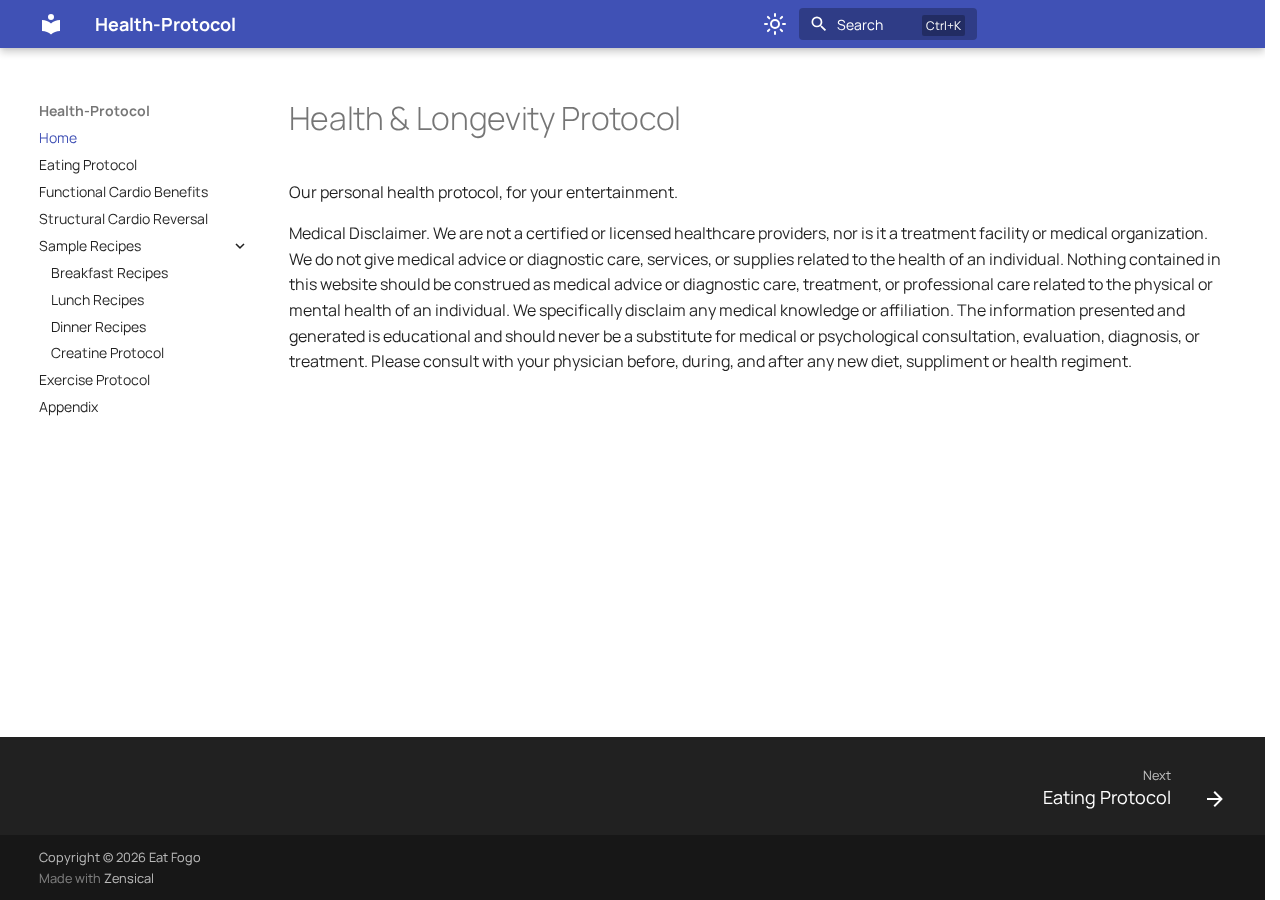
<file: site/index.html>
<!doctype html>
<html lang="en" class="no-js">
  <head>
    
      <meta charset="utf-8">
      <meta name="viewport" content="width=device-width,initial-scale=1">
      
        <meta name="description" content="A new project generated from the default template project.">
      
      
        <meta name="author" content="PolarbearProducts">
      
      
        <link rel="canonical" href="https://polarbearproducts.github.io/Health-Protocol/">
      
      
      
        <link rel="next" href="./eating_protocol/">
      
      
        
      
      
      <link rel="icon" href="./assets/images/favicon.png">
      <meta name="generator" content="zensical-0.0.23">
    
    
      
        <title>Health & Longevity Protocol - Health-Protocol</title>
      
    
    
      
        
      
      <link rel="stylesheet" href="./assets/stylesheets/classic/main.d9d44b50.min.css">
      
        
          
        
        <link rel="stylesheet" href="./assets/stylesheets/classic/palette.7dc9a0ad.min.css">
      
      


    
    
      
    
    
      
        
        
        <link rel="preconnect" href="https://fonts.gstatic.com" crossorigin>
        <link rel="stylesheet" href="https://fonts.googleapis.com/css?family=Manrope:300,300i,400,400i,500,500i,700,700i%7CRoboto+Mono:400,400i,700,700i&display=fallback">
        <style>:root{--md-text-font:"Manrope";--md-code-font:"Roboto Mono"}</style>
      
    
    
      <link rel="stylesheet" href="./stylesheets/extra.css">
    
    <script>__md_scope=new URL(".",location),__md_hash=e=>[...e].reduce(((e,t)=>(e<<5)-e+t.charCodeAt(0)),0),__md_get=(e,t=localStorage,a=__md_scope)=>JSON.parse(t.getItem(a.pathname+"."+e)),__md_set=(e,t,a=localStorage,_=__md_scope)=>{try{a.setItem(_.pathname+"."+e,JSON.stringify(t))}catch(e){}},document.documentElement.setAttribute("data-platform",navigator.platform)</script>
    
      

    
    
  </head>
  
  
    
    
      
    
    
    
    
    <body dir="ltr" data-md-color-scheme="default" data-md-color-primary="indigo" data-md-color-accent="indigo">
  
    
    <input class="md-toggle" data-md-toggle="drawer" type="checkbox" id="__drawer" autocomplete="off">
    <input class="md-toggle" data-md-toggle="search" type="checkbox" id="__search" autocomplete="off">
    <label class="md-overlay" for="__drawer"></label>
    <div data-md-component="skip">
      
        
        <a href="#health-longevity-protocol" class="md-skip">
          Skip to content
        </a>
      
    </div>
    <div data-md-component="announce">
      
    </div>
    
    
      

  

<header class="md-header md-header--shadow" data-md-component="header">
  <nav class="md-header__inner md-grid" aria-label="Header">
    <a href="./." title="Health-Protocol" class="md-header__button md-logo" aria-label="Health-Protocol" data-md-component="logo">
      
  
  <svg xmlns="http://www.w3.org/2000/svg" viewBox="0 0 24 24"><path d="M12 8a3 3 0 0 0 3-3 3 3 0 0 0-3-3 3 3 0 0 0-3 3 3 3 0 0 0 3 3m0 3.54C9.64 9.35 6.5 8 3 8v11c3.5 0 6.64 1.35 9 3.54 2.36-2.19 5.5-3.54 9-3.54V8c-3.5 0-6.64 1.35-9 3.54"/></svg>

    </a>
    <label class="md-header__button md-icon" for="__drawer">
      
      <svg xmlns="http://www.w3.org/2000/svg" viewBox="0 0 24 24"><path d="M3 6h18v2H3zm0 5h18v2H3zm0 5h18v2H3z"/></svg>
    </label>
    <div class="md-header__title" data-md-component="header-title">
      <div class="md-header__ellipsis">
        <div class="md-header__topic">
          <span class="md-ellipsis">
            Health-Protocol
          </span>
        </div>
        <div class="md-header__topic" data-md-component="header-topic">
          <span class="md-ellipsis">
            
              Health &amp; Longevity Protocol
            
          </span>
        </div>
      </div>
    </div>
    
      
        <form class="md-header__option" data-md-component="palette">
  
    
    
    
    <input class="md-option" data-md-color-media="none" data-md-color-scheme="default" data-md-color-primary="indigo" data-md-color-accent="indigo"  aria-label="Switch to dark mode"  type="radio" name="__palette" id="__palette_0">
    
      <label class="md-header__button md-icon" title="Switch to dark mode" for="__palette_1" hidden>
        <svg xmlns="http://www.w3.org/2000/svg" fill="none" stroke="currentColor" stroke-linecap="round" stroke-linejoin="round" stroke-width="2" class="lucide lucide-sun" viewBox="0 0 24 24"><circle cx="12" cy="12" r="4"/><path d="M12 2v2M12 20v2M4.93 4.93l1.41 1.41M17.66 17.66l1.41 1.41M2 12h2M20 12h2M6.34 17.66l-1.41 1.41M19.07 4.93l-1.41 1.41"/></svg>
      </label>
    
  
    
    
    
    <input class="md-option" data-md-color-media="none" data-md-color-scheme="slate" data-md-color-primary="indigo" data-md-color-accent="indigo"  aria-label="Switch to light mode"  type="radio" name="__palette" id="__palette_1">
    
      <label class="md-header__button md-icon" title="Switch to light mode" for="__palette_0" hidden>
        <svg xmlns="http://www.w3.org/2000/svg" fill="none" stroke="currentColor" stroke-linecap="round" stroke-linejoin="round" stroke-width="2" class="lucide lucide-moon" viewBox="0 0 24 24"><path d="M20.985 12.486a9 9 0 1 1-9.473-9.472c.405-.022.617.46.402.803a6 6 0 0 0 8.268 8.268c.344-.215.825-.004.803.401"/></svg>
      </label>
    
  
</form>
      
    
    
      <script>var palette=__md_get("__palette");if(palette&&palette.color){if("(prefers-color-scheme)"===palette.color.media){var media=matchMedia("(prefers-color-scheme: light)"),input=document.querySelector(media.matches?"[data-md-color-media='(prefers-color-scheme: light)']":"[data-md-color-media='(prefers-color-scheme: dark)']");palette.color.media=input.getAttribute("data-md-color-media"),palette.color.scheme=input.getAttribute("data-md-color-scheme"),palette.color.primary=input.getAttribute("data-md-color-primary"),palette.color.accent=input.getAttribute("data-md-color-accent")}for(var[key,value]of Object.entries(palette.color))document.body.setAttribute("data-md-color-"+key,value)}</script>
    
    
    
      
      
        <label class="md-header__button md-icon" for="__search">
          
          <svg xmlns="http://www.w3.org/2000/svg" viewBox="0 0 24 24"><path d="M9.5 3A6.5 6.5 0 0 1 16 9.5c0 1.61-.59 3.09-1.56 4.23l.27.27h.79l5 5-1.5 1.5-5-5v-.79l-.27-.27A6.52 6.52 0 0 1 9.5 16 6.5 6.5 0 0 1 3 9.5 6.5 6.5 0 0 1 9.5 3m0 2C7 5 5 7 5 9.5S7 14 9.5 14 14 12 14 9.5 12 5 9.5 5"/></svg>
        </label>
        <div class="md-search" data-md-component="search" role="dialog" aria-label="Search">
  <button type="button" class="md-search__button">
    Search
  </button>
</div>
      
    
    <div class="md-header__source">
      
    </div>
  </nav>
  
</header>
    
    <div class="md-container" data-md-component="container">
      
      
        
          
        
      
      <main class="md-main" data-md-component="main">
        <div class="md-main__inner md-grid">
          
            
              
              <div class="md-sidebar md-sidebar--primary" data-md-component="sidebar" data-md-type="navigation" >
                <div class="md-sidebar__scrollwrap">
                  <div class="md-sidebar__inner">
                    



  

<nav class="md-nav md-nav--primary md-nav--integrated" aria-label="Navigation" data-md-level="0">
  <label class="md-nav__title" for="__drawer">
    <a href="./." title="Health-Protocol" class="md-nav__button md-logo" aria-label="Health-Protocol" data-md-component="logo">
      
  
  <svg xmlns="http://www.w3.org/2000/svg" viewBox="0 0 24 24"><path d="M12 8a3 3 0 0 0 3-3 3 3 0 0 0-3-3 3 3 0 0 0-3 3 3 3 0 0 0 3 3m0 3.54C9.64 9.35 6.5 8 3 8v11c3.5 0 6.64 1.35 9 3.54 2.36-2.19 5.5-3.54 9-3.54V8c-3.5 0-6.64 1.35-9 3.54"/></svg>

    </a>
    Health-Protocol
  </label>
  
  <ul class="md-nav__list" data-md-scrollfix>
    
      
      
  
  
    
  
  
  
    <li class="md-nav__item md-nav__item--active">
      
      <input class="md-nav__toggle md-toggle" type="checkbox" id="__toc">
      
      
        
      
      
      <a href="./." class="md-nav__link md-nav__link--active">
        
  
  
  <span class="md-ellipsis">
    
  
    Home
  

    
  </span>
  
  

      </a>
      
    </li>
  

    
      
      
  
  
  
  
    <li class="md-nav__item">
      <a href="./eating_protocol/" class="md-nav__link">
        
  
  
  <span class="md-ellipsis">
    
  
    Eating Protocol
  

    
  </span>
  
  

      </a>
    </li>
  

    
      
      
  
  
  
  
    <li class="md-nav__item">
      <a href="./tea_v2/" class="md-nav__link">
        
  
  
  <span class="md-ellipsis">
    
  
    Functional Cardio Benefits
  

    
  </span>
  
  

      </a>
    </li>
  

    
      
      
  
  
  
  
    <li class="md-nav__item">
      <a href="./structural/" class="md-nav__link">
        
  
  
  <span class="md-ellipsis">
    
  
    Structural Cardio Reversal
  

    
  </span>
  
  

      </a>
    </li>
  

    
      
      
  
  
  
  
    
    
      
        
      
        
      
        
      
        
      
    
    
    
    
    <li class="md-nav__item md-nav__item--nested">
      
        
        
          
        
        <input class="md-nav__toggle md-toggle md-toggle--indeterminate" type="checkbox" id="__nav_5" >
        
          
          <label class="md-nav__link" for="__nav_5" id="__nav_5_label" tabindex="0">
            
  
  
  <span class="md-ellipsis">
    
  
    Sample Recipes
  

    
  </span>
  
  

            <span class="md-nav__icon md-icon"></span>
          </label>
        
        <nav class="md-nav" data-md-level="1" aria-labelledby="__nav_5_label" aria-expanded="false">
          <label class="md-nav__title" for="__nav_5">
            <span class="md-nav__icon md-icon"></span>
            
  
    Sample Recipes
  

          </label>
          <ul class="md-nav__list" data-md-scrollfix>
            
              
                
  
  
  
  
    <li class="md-nav__item">
      <a href="./recipes/breakfast/" class="md-nav__link">
        
  
  
  <span class="md-ellipsis">
    
  
    Breakfast Recipes
  

    
  </span>
  
  

      </a>
    </li>
  

              
            
              
                
  
  
  
  
    <li class="md-nav__item">
      <a href="./recipes/lunch/" class="md-nav__link">
        
  
  
  <span class="md-ellipsis">
    
  
    Lunch Recipes
  

    
  </span>
  
  

      </a>
    </li>
  

              
            
              
                
  
  
  
  
    <li class="md-nav__item">
      <a href="./recipes/dinner/" class="md-nav__link">
        
  
  
  <span class="md-ellipsis">
    
  
    Dinner Recipes
  

    
  </span>
  
  

      </a>
    </li>
  

              
            
              
                
  
  
  
  
    <li class="md-nav__item">
      <a href="./recipes/creatine/" class="md-nav__link">
        
  
  
  <span class="md-ellipsis">
    
  
    Creatine Protocol
  

    
  </span>
  
  

      </a>
    </li>
  

              
            
          </ul>
        </nav>
      
    </li>
  

    
      
      
  
  
  
  
    <li class="md-nav__item">
      <a href="./exercise_protocol/" class="md-nav__link">
        
  
  
  <span class="md-ellipsis">
    
  
    Exercise Protocol
  

    
  </span>
  
  

      </a>
    </li>
  

    
      
      
  
  
  
  
    <li class="md-nav__item">
      <a href="./ref/" class="md-nav__link">
        
  
  
  <span class="md-ellipsis">
    
  
    Appendix
  

    
  </span>
  
  

      </a>
    </li>
  

    
  </ul>
</nav>
                  </div>
                </div>
              </div>
            
            
          
          
            <div class="md-content" data-md-component="content">
              
                



  


              
              <article class="md-content__inner md-typeset">
                
                  

<h1 id="health-longevity-protocol">Health &amp; Longevity Protocol<a class="headerlink" href="#health-longevity-protocol" title="Permanent link">&para;</a></h1>
<p>Our personal health protocol, for your entertainment.</p>
<p>Medical Disclaimer. We are not a certified or licensed healthcare providers, nor is it a treatment facility or medical organization. We do not give medical advice or diagnostic care, services, or supplies related to the health of an individual. Nothing contained in this website should be construed as medical advice or diagnostic care, treatment, or professional care related to the physical or mental health of an individual. We specifically disclaim any medical knowledge or affiliation. The information presented and generated is educational and should never be a substitute for medical or psychological consultation, evaluation, diagnosis, or treatment. Please consult with your physician before, during, and after any new diet, suppliment or health regiment.</p>














                
              </article>
            </div>
          
          
  <script>var tabs=__md_get("__tabs");if(Array.isArray(tabs))e:for(var set of document.querySelectorAll(".tabbed-set")){var labels=set.querySelector(".tabbed-labels");for(var tab of tabs)for(var label of labels.getElementsByTagName("label"))if(label.innerText.trim()===tab){var input=document.getElementById(label.htmlFor);input.checked=!0;continue e}}</script>

<script>var target=document.getElementById(location.hash.slice(1));target&&target.name&&(target.checked=target.name.startsWith("__tabbed_"))</script>
        </div>
        
          <button type="button" class="md-top md-icon" data-md-component="top" hidden>
  
  <svg xmlns="http://www.w3.org/2000/svg" viewBox="0 0 24 24"><path d="M13 20h-2V8l-5.5 5.5-1.42-1.42L12 4.16l7.92 7.92-1.42 1.42L13 8z"/></svg>
  Back to top
</button>
        
      </main>
      
        <footer class="md-footer">
  
    
      
      <nav class="md-footer__inner md-grid" aria-label="Footer" >
        
        
          
          <a href="./eating_protocol/" class="md-footer__link md-footer__link--next" aria-label="Next: Eating Protocol">
            <div class="md-footer__title">
              <span class="md-footer__direction">
                Next
              </span>
              <div class="md-ellipsis">
                Eating Protocol
              </div>
            </div>
            <div class="md-footer__button md-icon">
              
              <svg xmlns="http://www.w3.org/2000/svg" viewBox="0 0 24 24"><path d="M4 11v2h12l-5.5 5.5 1.42 1.42L19.84 12l-7.92-7.92L10.5 5.5 16 11z"/></svg>
            </div>
          </a>
        
      </nav>
    
  
  <div class="md-footer-meta md-typeset">
    <div class="md-footer-meta__inner md-grid">
      <div class="md-copyright">
  
    <div class="md-copyright__highlight">
      Copyright &copy; 2026 Eat Fogo 

    </div>
  
  
    Made with
    <a href="https://zensical.org/" target="_blank" rel="noopener">
      Zensical
    </a>
  
</div>
      
    </div>
  </div>
</footer>
      
    </div>
    <div class="md-dialog" data-md-component="dialog">
      <div class="md-dialog__inner md-typeset"></div>
    </div>
    
    
    
      
      
      
      <script id="__config" type="application/json">{"annotate":null,"base":".","features":["announce.dismiss","content.code.annotate","content.code.copy","content.code.select","content.footnote.tooltips","content.tabs.link","content.tooltips","navigation.expand","navigation.footer","navigation.indexes","navigation.instant","navigation.instant.prefetch","navigation.path","navigation.top","navigation.tracking","search.highlight","toc.follow","toc.integrate"],"search":"./assets/javascripts/workers/search.e2d2d235.min.js","tags":null,"translations":{"clipboard.copied":"Copied to clipboard","clipboard.copy":"Copy to clipboard","search.result.more.one":"1 more on this page","search.result.more.other":"# more on this page","search.result.none":"No matching documents","search.result.one":"1 matching document","search.result.other":"# matching documents","search.result.placeholder":"Type to start searching","search.result.term.missing":"Missing","select.version":"Select version"},"version":null}</script>
    
    
      <script src="./assets/javascripts/bundle.5fcf0de6.min.js"></script>
      
    
  </body>
</html>
</file>
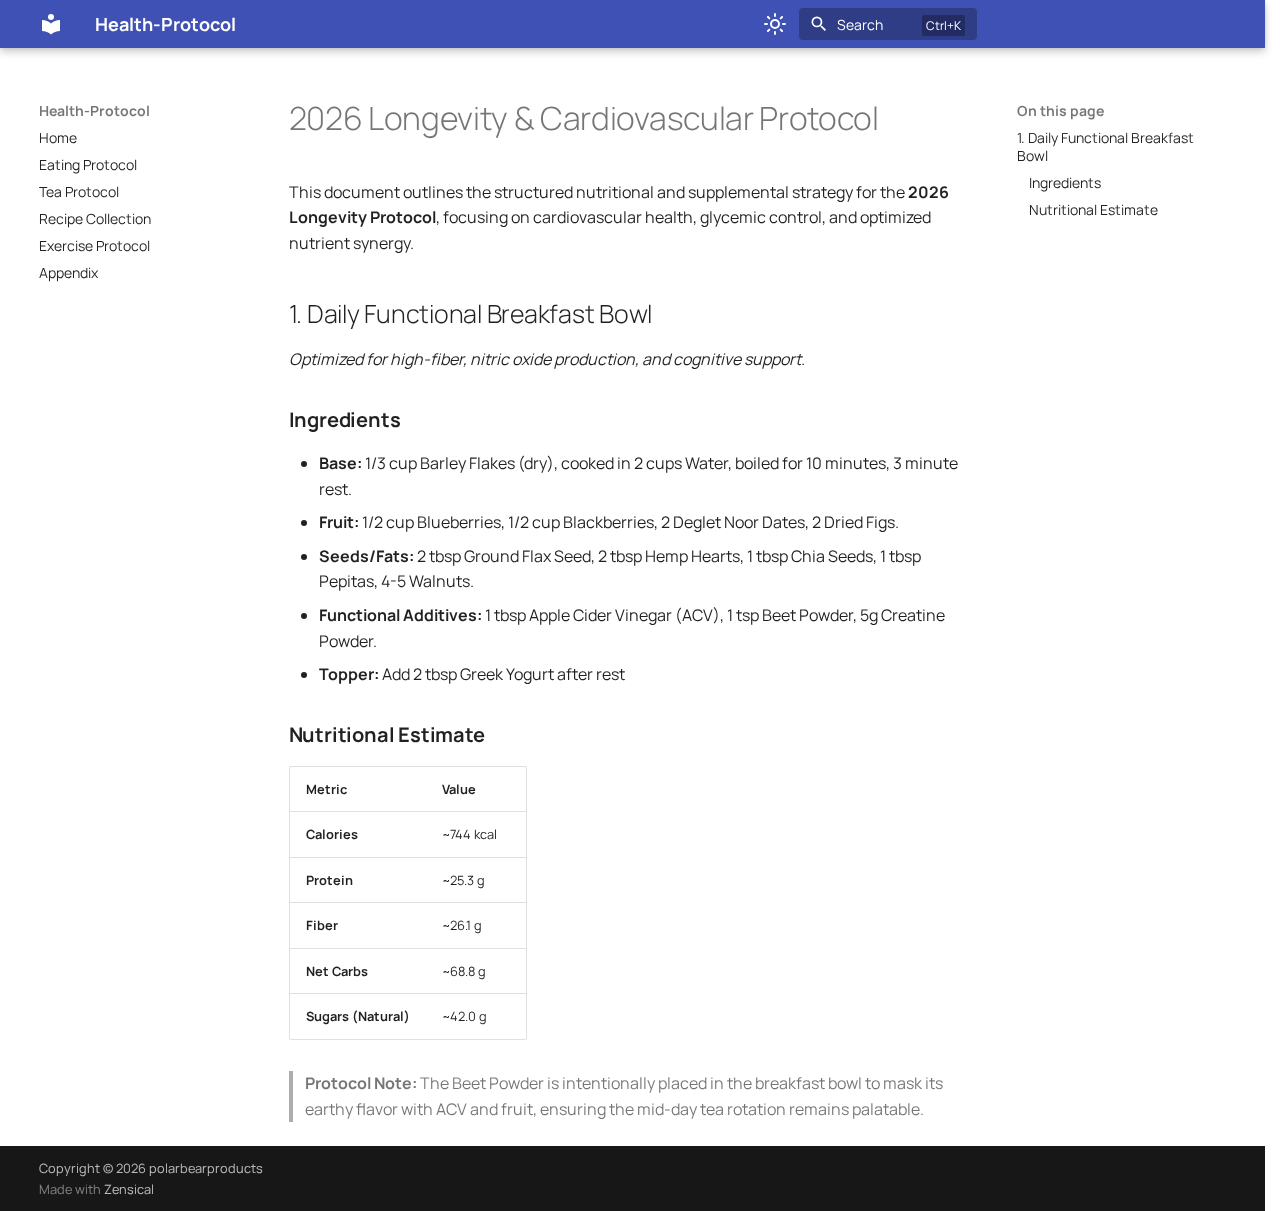
<file: site/breakfast/index.html>
<!doctype html>
<html lang="en" class="no-js">
  <head>
    
      <meta charset="utf-8">
      <meta name="viewport" content="width=device-width,initial-scale=1">
      
        <meta name="description" content="A new project generated from the default template project.">
      
      
        <meta name="author" content="PolarbearProducts">
      
      
        <link rel="canonical" href="https://polarbearproducts.github.io/Health-Protocol/breakfast/">
      
      
      
      
        
      
      
      <link rel="icon" href="../assets/images/favicon.png">
      <meta name="generator" content="zensical-0.0.23">
    
    
      
        <title>2026 Longevity & Cardiovascular Protocol - Health-Protocol</title>
      
    
    
      
        
      
      <link rel="stylesheet" href="../assets/stylesheets/classic/main.d9d44b50.min.css">
      
        
          
        
        <link rel="stylesheet" href="../assets/stylesheets/classic/palette.7dc9a0ad.min.css">
      
      


    
    
      
    
    
      
        
        
        <link rel="preconnect" href="https://fonts.gstatic.com" crossorigin>
        <link rel="stylesheet" href="https://fonts.googleapis.com/css?family=Manrope:300,300i,400,400i,500,500i,700,700i%7CRoboto+Mono:400,400i,700,700i&display=fallback">
        <style>:root{--md-text-font:"Manrope";--md-code-font:"Roboto Mono"}</style>
      
    
    
      <link rel="stylesheet" href="../stylesheets/extra.css">
    
    <script>__md_scope=new URL("..",location),__md_hash=e=>[...e].reduce(((e,t)=>(e<<5)-e+t.charCodeAt(0)),0),__md_get=(e,t=localStorage,a=__md_scope)=>JSON.parse(t.getItem(a.pathname+"."+e)),__md_set=(e,t,a=localStorage,_=__md_scope)=>{try{a.setItem(_.pathname+"."+e,JSON.stringify(t))}catch(e){}},document.documentElement.setAttribute("data-platform",navigator.platform)</script>
    
      

    
    
  </head>
  
  
    
    
      
    
    
    
    
    <body dir="ltr" data-md-color-scheme="default" data-md-color-primary="indigo" data-md-color-accent="indigo">
  
    
    <input class="md-toggle" data-md-toggle="drawer" type="checkbox" id="__drawer" autocomplete="off">
    <input class="md-toggle" data-md-toggle="search" type="checkbox" id="__search" autocomplete="off">
    <label class="md-overlay" for="__drawer"></label>
    <div data-md-component="skip">
      
        
        <a href="#2026-longevity-cardiovascular-protocol" class="md-skip">
          Skip to content
        </a>
      
    </div>
    <div data-md-component="announce">
      
    </div>
    
    
      

  

<header class="md-header md-header--shadow" data-md-component="header">
  <nav class="md-header__inner md-grid" aria-label="Header">
    <a href="./.." title="Health-Protocol" class="md-header__button md-logo" aria-label="Health-Protocol" data-md-component="logo">
      
  
  <svg xmlns="http://www.w3.org/2000/svg" viewBox="0 0 24 24"><path d="M12 8a3 3 0 0 0 3-3 3 3 0 0 0-3-3 3 3 0 0 0-3 3 3 3 0 0 0 3 3m0 3.54C9.64 9.35 6.5 8 3 8v11c3.5 0 6.64 1.35 9 3.54 2.36-2.19 5.5-3.54 9-3.54V8c-3.5 0-6.64 1.35-9 3.54"/></svg>

    </a>
    <label class="md-header__button md-icon" for="__drawer">
      
      <svg xmlns="http://www.w3.org/2000/svg" viewBox="0 0 24 24"><path d="M3 6h18v2H3zm0 5h18v2H3zm0 5h18v2H3z"/></svg>
    </label>
    <div class="md-header__title" data-md-component="header-title">
      <div class="md-header__ellipsis">
        <div class="md-header__topic">
          <span class="md-ellipsis">
            Health-Protocol
          </span>
        </div>
        <div class="md-header__topic" data-md-component="header-topic">
          <span class="md-ellipsis">
            
              2026 Longevity &amp; Cardiovascular Protocol
            
          </span>
        </div>
      </div>
    </div>
    
      
        <form class="md-header__option" data-md-component="palette">
  
    
    
    
    <input class="md-option" data-md-color-media="none" data-md-color-scheme="default" data-md-color-primary="indigo" data-md-color-accent="indigo"  aria-label="Switch to dark mode"  type="radio" name="__palette" id="__palette_0">
    
      <label class="md-header__button md-icon" title="Switch to dark mode" for="__palette_1" hidden>
        <svg xmlns="http://www.w3.org/2000/svg" fill="none" stroke="currentColor" stroke-linecap="round" stroke-linejoin="round" stroke-width="2" class="lucide lucide-sun" viewBox="0 0 24 24"><circle cx="12" cy="12" r="4"/><path d="M12 2v2M12 20v2M4.93 4.93l1.41 1.41M17.66 17.66l1.41 1.41M2 12h2M20 12h2M6.34 17.66l-1.41 1.41M19.07 4.93l-1.41 1.41"/></svg>
      </label>
    
  
    
    
    
    <input class="md-option" data-md-color-media="none" data-md-color-scheme="slate" data-md-color-primary="indigo" data-md-color-accent="indigo"  aria-label="Switch to light mode"  type="radio" name="__palette" id="__palette_1">
    
      <label class="md-header__button md-icon" title="Switch to light mode" for="__palette_0" hidden>
        <svg xmlns="http://www.w3.org/2000/svg" fill="none" stroke="currentColor" stroke-linecap="round" stroke-linejoin="round" stroke-width="2" class="lucide lucide-moon" viewBox="0 0 24 24"><path d="M20.985 12.486a9 9 0 1 1-9.473-9.472c.405-.022.617.46.402.803a6 6 0 0 0 8.268 8.268c.344-.215.825-.004.803.401"/></svg>
      </label>
    
  
</form>
      
    
    
      <script>var palette=__md_get("__palette");if(palette&&palette.color){if("(prefers-color-scheme)"===palette.color.media){var media=matchMedia("(prefers-color-scheme: light)"),input=document.querySelector(media.matches?"[data-md-color-media='(prefers-color-scheme: light)']":"[data-md-color-media='(prefers-color-scheme: dark)']");palette.color.media=input.getAttribute("data-md-color-media"),palette.color.scheme=input.getAttribute("data-md-color-scheme"),palette.color.primary=input.getAttribute("data-md-color-primary"),palette.color.accent=input.getAttribute("data-md-color-accent")}for(var[key,value]of Object.entries(palette.color))document.body.setAttribute("data-md-color-"+key,value)}</script>
    
    
    
      
      
        <label class="md-header__button md-icon" for="__search">
          
          <svg xmlns="http://www.w3.org/2000/svg" viewBox="0 0 24 24"><path d="M9.5 3A6.5 6.5 0 0 1 16 9.5c0 1.61-.59 3.09-1.56 4.23l.27.27h.79l5 5-1.5 1.5-5-5v-.79l-.27-.27A6.52 6.52 0 0 1 9.5 16 6.5 6.5 0 0 1 3 9.5 6.5 6.5 0 0 1 9.5 3m0 2C7 5 5 7 5 9.5S7 14 9.5 14 14 12 14 9.5 12 5 9.5 5"/></svg>
        </label>
        <div class="md-search" data-md-component="search" role="dialog" aria-label="Search">
  <button type="button" class="md-search__button">
    Search
  </button>
</div>
      
    
    <div class="md-header__source">
      
    </div>
  </nav>
  
</header>
    
    <div class="md-container" data-md-component="container">
      
      
        
          
        
      
      <main class="md-main" data-md-component="main">
        <div class="md-main__inner md-grid">
          
            
              
              <div class="md-sidebar md-sidebar--primary" data-md-component="sidebar" data-md-type="navigation" >
                <div class="md-sidebar__scrollwrap">
                  <div class="md-sidebar__inner">
                    



<nav class="md-nav md-nav--primary" aria-label="Navigation" data-md-level="0">
  <label class="md-nav__title" for="__drawer">
    <a href="./.." title="Health-Protocol" class="md-nav__button md-logo" aria-label="Health-Protocol" data-md-component="logo">
      
  
  <svg xmlns="http://www.w3.org/2000/svg" viewBox="0 0 24 24"><path d="M12 8a3 3 0 0 0 3-3 3 3 0 0 0-3-3 3 3 0 0 0-3 3 3 3 0 0 0 3 3m0 3.54C9.64 9.35 6.5 8 3 8v11c3.5 0 6.64 1.35 9 3.54 2.36-2.19 5.5-3.54 9-3.54V8c-3.5 0-6.64 1.35-9 3.54"/></svg>

    </a>
    Health-Protocol
  </label>
  
  <ul class="md-nav__list" data-md-scrollfix>
    
      
      
  
  
  
  
    <li class="md-nav__item">
      <a href="./.." class="md-nav__link">
        
  
  
  <span class="md-ellipsis">
    
  
    Home
  

    
  </span>
  
  

      </a>
    </li>
  

    
      
      
  
  
  
  
    <li class="md-nav__item">
      <a href="../eating_protocol/" class="md-nav__link">
        
  
  
  <span class="md-ellipsis">
    
  
    Eating Protocol
  

    
  </span>
  
  

      </a>
    </li>
  

    
      
      
  
  
  
  
    <li class="md-nav__item">
      <a href="../tea_v2/" class="md-nav__link">
        
  
  
  <span class="md-ellipsis">
    
  
    Tea Protocol
  

    
  </span>
  
  

      </a>
    </li>
  

    
      
      
  
  
  
  
    <li class="md-nav__item">
      <a href="../recipe_collection/" class="md-nav__link">
        
  
  
  <span class="md-ellipsis">
    
  
    Recipe Collection
  

    
  </span>
  
  

      </a>
    </li>
  

    
      
      
  
  
  
  
    <li class="md-nav__item">
      <a href="../exercise_protocol/" class="md-nav__link">
        
  
  
  <span class="md-ellipsis">
    
  
    Exercise Protocol
  

    
  </span>
  
  

      </a>
    </li>
  

    
      
      
  
  
  
  
    <li class="md-nav__item">
      <a href="../ref/" class="md-nav__link">
        
  
  
  <span class="md-ellipsis">
    
  
    Appendix
  

    
  </span>
  
  

      </a>
    </li>
  

    
  </ul>
</nav>
                  </div>
                </div>
              </div>
            
            
              
              <div class="md-sidebar md-sidebar--secondary" data-md-component="sidebar" data-md-type="toc" >
                <div class="md-sidebar__scrollwrap">
                  <div class="md-sidebar__inner">
                    


<nav class="md-nav md-nav--secondary" aria-label="On this page">
  
  
  
    
  
  
    <label class="md-nav__title" for="__toc">
      <span class="md-nav__icon md-icon"></span>
      On this page
    </label>
    <ul class="md-nav__list" data-md-component="toc" data-md-scrollfix>
      
        <li class="md-nav__item">
  <a href="#1-daily-functional-breakfast-bowl" class="md-nav__link">
    <span class="md-ellipsis">
      
        1. Daily Functional Breakfast Bowl
      
    </span>
  </a>
  
    <nav class="md-nav" aria-label="1. Daily Functional Breakfast Bowl">
      <ul class="md-nav__list">
        
          <li class="md-nav__item">
  <a href="#ingredients" class="md-nav__link">
    <span class="md-ellipsis">
      
        Ingredients
      
    </span>
  </a>
  
</li>
        
          <li class="md-nav__item">
  <a href="#nutritional-estimate" class="md-nav__link">
    <span class="md-ellipsis">
      
        Nutritional Estimate
      
    </span>
  </a>
  
</li>
        
      </ul>
    </nav>
  
</li>
      
    </ul>
  
</nav>
                  </div>
                </div>
              </div>
            
          
          
            <div class="md-content" data-md-component="content">
              
                



  


              
              <article class="md-content__inner md-typeset">
                
                  

<h1 id="2026-longevity-cardiovascular-protocol">2026 Longevity &amp; Cardiovascular Protocol<a class="headerlink" href="#2026-longevity-cardiovascular-protocol" title="Permanent link">&para;</a></h1>
<p>This document outlines the structured nutritional and supplemental strategy for the <strong>2026 Longevity Protocol</strong>, focusing on cardiovascular health, glycemic control, and optimized nutrient synergy.</p>
<h2 id="1-daily-functional-breakfast-bowl">1. Daily Functional Breakfast Bowl<a class="headerlink" href="#1-daily-functional-breakfast-bowl" title="Permanent link">&para;</a></h2>
<p><em>Optimized for high-fiber, nitric oxide production, and cognitive support.</em></p>
<h3 id="ingredients"><strong>Ingredients</strong><a class="headerlink" href="#ingredients" title="Permanent link">&para;</a></h3>
<ul>
<li><strong>Base:</strong> 1/3 cup Barley Flakes (dry), cooked in 2 cups Water, boiled for 10 minutes, 3 minute rest.</li>
<li><strong>Fruit:</strong> 1/2 cup Blueberries, 1/2 cup Blackberries, 2 Deglet Noor Dates, 2 Dried Figs.</li>
<li><strong>Seeds/Fats:</strong> 2 tbsp Ground Flax Seed, 2 tbsp Hemp Hearts, 1 tbsp Chia Seeds, 1 tbsp Pepitas, 4-5 Walnuts.</li>
<li><strong>Functional Additives:</strong> 1 tbsp Apple Cider Vinegar (ACV), 1 tsp Beet Powder, 5g Creatine Powder.</li>
<li><strong>Topper:</strong> Add 2 tbsp Greek Yogurt after rest</li>
</ul>
<h3 id="nutritional-estimate"><strong>Nutritional Estimate</strong><a class="headerlink" href="#nutritional-estimate" title="Permanent link">&para;</a></h3>
<table>
<thead>
<tr>
<th style="text-align: left;">Metric</th>
<th style="text-align: left;">Value</th>
</tr>
</thead>
<tbody>
<tr>
<td style="text-align: left;"><strong>Calories</strong></td>
<td style="text-align: left;">~744 kcal</td>
</tr>
<tr>
<td style="text-align: left;"><strong>Protein</strong></td>
<td style="text-align: left;">~25.3 g</td>
</tr>
<tr>
<td style="text-align: left;"><strong>Fiber</strong></td>
<td style="text-align: left;">~26.1 g</td>
</tr>
<tr>
<td style="text-align: left;"><strong>Net Carbs</strong></td>
<td style="text-align: left;">~68.8 g</td>
</tr>
<tr>
<td style="text-align: left;"><strong>Sugars (Natural)</strong></td>
<td style="text-align: left;">~42.0 g</td>
</tr>
</tbody>
</table>
<blockquote>
<p><strong>Protocol Note:</strong> The Beet Powder is intentionally placed in the breakfast bowl to mask its earthy flavor with ACV and fruit, ensuring the mid-day tea rotation remains palatable.</p>
</blockquote>














                
              </article>
            </div>
          
          
  <script>var tabs=__md_get("__tabs");if(Array.isArray(tabs))e:for(var set of document.querySelectorAll(".tabbed-set")){var labels=set.querySelector(".tabbed-labels");for(var tab of tabs)for(var label of labels.getElementsByTagName("label"))if(label.innerText.trim()===tab){var input=document.getElementById(label.htmlFor);input.checked=!0;continue e}}</script>

<script>var target=document.getElementById(location.hash.slice(1));target&&target.name&&(target.checked=target.name.startsWith("__tabbed_"))</script>
        </div>
        
          <button type="button" class="md-top md-icon" data-md-component="top" hidden>
  
  <svg xmlns="http://www.w3.org/2000/svg" viewBox="0 0 24 24"><path d="M13 20h-2V8l-5.5 5.5-1.42-1.42L12 4.16l7.92 7.92-1.42 1.42L13 8z"/></svg>
  Back to top
</button>
        
      </main>
      
        <footer class="md-footer">
  
    
  
  <div class="md-footer-meta md-typeset">
    <div class="md-footer-meta__inner md-grid">
      <div class="md-copyright">
  
    <div class="md-copyright__highlight">
      Copyright &copy; 2026 polarbearproducts

    </div>
  
  
    Made with
    <a href="https://zensical.org/" target="_blank" rel="noopener">
      Zensical
    </a>
  
</div>
      
    </div>
  </div>
</footer>
      
    </div>
    <div class="md-dialog" data-md-component="dialog">
      <div class="md-dialog__inner md-typeset"></div>
    </div>
    
    
    
      
      
      
      <script id="__config" type="application/json">{"annotate":null,"base":"..","features":["announce.dismiss","content.code.annotate","content.code.copy","content.code.select","content.footnote.tooltips","content.tabs.link","content.tooltips","navigation.footer","navigation.indexes","navigation.instant","navigation.instant.prefetch","navigation.path","navigation.sections","navigation.top","navigation.tracking","search.highlight"],"search":"../assets/javascripts/workers/search.e2d2d235.min.js","tags":null,"translations":{"clipboard.copied":"Copied to clipboard","clipboard.copy":"Copy to clipboard","search.result.more.one":"1 more on this page","search.result.more.other":"# more on this page","search.result.none":"No matching documents","search.result.one":"1 matching document","search.result.other":"# matching documents","search.result.placeholder":"Type to start searching","search.result.term.missing":"Missing","select.version":"Select version"},"version":null}</script>
    
    
      <script src="../assets/javascripts/bundle.5fcf0de6.min.js"></script>
      
    
  </body>
</html>
</file>
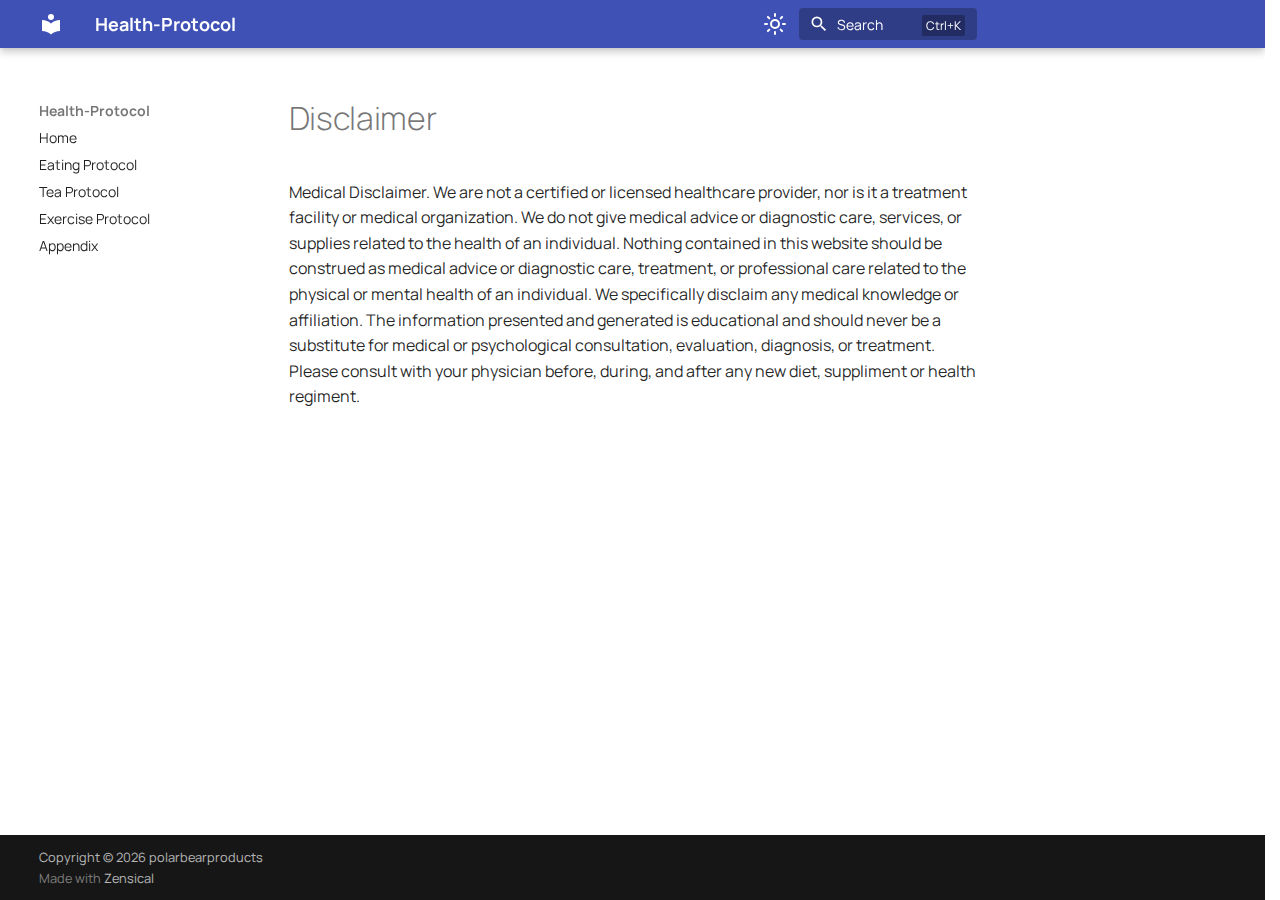
<file: site/disclaimer/index.html>
<!doctype html>
<html lang="en" class="no-js">
  <head>
    
      <meta charset="utf-8">
      <meta name="viewport" content="width=device-width,initial-scale=1">
      
        <meta name="description" content="A new project generated from the default template project.">
      
      
        <meta name="author" content="PolarbearProducts">
      
      
        <link rel="canonical" href="https://polarbearproducts.github.io/Health-Protocol/disclaimer/">
      
      
      
      
        
      
      
      <link rel="icon" href="../assets/images/favicon.png">
      <meta name="generator" content="zensical-0.0.23">
    
    
      
        <title>Disclaimer - Health-Protocol</title>
      
    
    
      
        
      
      <link rel="stylesheet" href="../assets/stylesheets/classic/main.d9d44b50.min.css">
      
        
          
        
        <link rel="stylesheet" href="../assets/stylesheets/classic/palette.7dc9a0ad.min.css">
      
      


    
    
      
    
    
      
        
        
        <link rel="preconnect" href="https://fonts.gstatic.com" crossorigin>
        <link rel="stylesheet" href="https://fonts.googleapis.com/css?family=Manrope:300,300i,400,400i,500,500i,700,700i%7CRoboto+Mono:400,400i,700,700i&display=fallback">
        <style>:root{--md-text-font:"Manrope";--md-code-font:"Roboto Mono"}</style>
      
    
    
      <link rel="stylesheet" href="../stylesheets/extra.css">
    
    <script>__md_scope=new URL("..",location),__md_hash=e=>[...e].reduce(((e,t)=>(e<<5)-e+t.charCodeAt(0)),0),__md_get=(e,t=localStorage,a=__md_scope)=>JSON.parse(t.getItem(a.pathname+"."+e)),__md_set=(e,t,a=localStorage,_=__md_scope)=>{try{a.setItem(_.pathname+"."+e,JSON.stringify(t))}catch(e){}},document.documentElement.setAttribute("data-platform",navigator.platform)</script>
    
      

    
    
  </head>
  
  
    
    
      
    
    
    
    
    <body dir="ltr" data-md-color-scheme="default" data-md-color-primary="indigo" data-md-color-accent="indigo">
  
    
    <input class="md-toggle" data-md-toggle="drawer" type="checkbox" id="__drawer" autocomplete="off">
    <input class="md-toggle" data-md-toggle="search" type="checkbox" id="__search" autocomplete="off">
    <label class="md-overlay" for="__drawer"></label>
    <div data-md-component="skip">
      
    </div>
    <div data-md-component="announce">
      
    </div>
    
    
      

  

<header class="md-header md-header--shadow" data-md-component="header">
  <nav class="md-header__inner md-grid" aria-label="Header">
    <a href="./.." title="Health-Protocol" class="md-header__button md-logo" aria-label="Health-Protocol" data-md-component="logo">
      
  
  <svg xmlns="http://www.w3.org/2000/svg" viewBox="0 0 24 24"><path d="M12 8a3 3 0 0 0 3-3 3 3 0 0 0-3-3 3 3 0 0 0-3 3 3 3 0 0 0 3 3m0 3.54C9.64 9.35 6.5 8 3 8v11c3.5 0 6.64 1.35 9 3.54 2.36-2.19 5.5-3.54 9-3.54V8c-3.5 0-6.64 1.35-9 3.54"/></svg>

    </a>
    <label class="md-header__button md-icon" for="__drawer">
      
      <svg xmlns="http://www.w3.org/2000/svg" viewBox="0 0 24 24"><path d="M3 6h18v2H3zm0 5h18v2H3zm0 5h18v2H3z"/></svg>
    </label>
    <div class="md-header__title" data-md-component="header-title">
      <div class="md-header__ellipsis">
        <div class="md-header__topic">
          <span class="md-ellipsis">
            Health-Protocol
          </span>
        </div>
        <div class="md-header__topic" data-md-component="header-topic">
          <span class="md-ellipsis">
            
              Disclaimer
            
          </span>
        </div>
      </div>
    </div>
    
      
        <form class="md-header__option" data-md-component="palette">
  
    
    
    
    <input class="md-option" data-md-color-media="none" data-md-color-scheme="default" data-md-color-primary="indigo" data-md-color-accent="indigo"  aria-label="Switch to dark mode"  type="radio" name="__palette" id="__palette_0">
    
      <label class="md-header__button md-icon" title="Switch to dark mode" for="__palette_1" hidden>
        <svg xmlns="http://www.w3.org/2000/svg" fill="none" stroke="currentColor" stroke-linecap="round" stroke-linejoin="round" stroke-width="2" class="lucide lucide-sun" viewBox="0 0 24 24"><circle cx="12" cy="12" r="4"/><path d="M12 2v2M12 20v2M4.93 4.93l1.41 1.41M17.66 17.66l1.41 1.41M2 12h2M20 12h2M6.34 17.66l-1.41 1.41M19.07 4.93l-1.41 1.41"/></svg>
      </label>
    
  
    
    
    
    <input class="md-option" data-md-color-media="none" data-md-color-scheme="slate" data-md-color-primary="indigo" data-md-color-accent="indigo"  aria-label="Switch to light mode"  type="radio" name="__palette" id="__palette_1">
    
      <label class="md-header__button md-icon" title="Switch to light mode" for="__palette_0" hidden>
        <svg xmlns="http://www.w3.org/2000/svg" fill="none" stroke="currentColor" stroke-linecap="round" stroke-linejoin="round" stroke-width="2" class="lucide lucide-moon" viewBox="0 0 24 24"><path d="M20.985 12.486a9 9 0 1 1-9.473-9.472c.405-.022.617.46.402.803a6 6 0 0 0 8.268 8.268c.344-.215.825-.004.803.401"/></svg>
      </label>
    
  
</form>
      
    
    
      <script>var palette=__md_get("__palette");if(palette&&palette.color){if("(prefers-color-scheme)"===palette.color.media){var media=matchMedia("(prefers-color-scheme: light)"),input=document.querySelector(media.matches?"[data-md-color-media='(prefers-color-scheme: light)']":"[data-md-color-media='(prefers-color-scheme: dark)']");palette.color.media=input.getAttribute("data-md-color-media"),palette.color.scheme=input.getAttribute("data-md-color-scheme"),palette.color.primary=input.getAttribute("data-md-color-primary"),palette.color.accent=input.getAttribute("data-md-color-accent")}for(var[key,value]of Object.entries(palette.color))document.body.setAttribute("data-md-color-"+key,value)}</script>
    
    
    
      
      
        <label class="md-header__button md-icon" for="__search">
          
          <svg xmlns="http://www.w3.org/2000/svg" viewBox="0 0 24 24"><path d="M9.5 3A6.5 6.5 0 0 1 16 9.5c0 1.61-.59 3.09-1.56 4.23l.27.27h.79l5 5-1.5 1.5-5-5v-.79l-.27-.27A6.52 6.52 0 0 1 9.5 16 6.5 6.5 0 0 1 3 9.5 6.5 6.5 0 0 1 9.5 3m0 2C7 5 5 7 5 9.5S7 14 9.5 14 14 12 14 9.5 12 5 9.5 5"/></svg>
        </label>
        <div class="md-search" data-md-component="search" role="dialog" aria-label="Search">
  <button type="button" class="md-search__button">
    Search
  </button>
</div>
      
    
    <div class="md-header__source">
      
    </div>
  </nav>
  
</header>
    
    <div class="md-container" data-md-component="container">
      
      
        
          
        
      
      <main class="md-main" data-md-component="main">
        <div class="md-main__inner md-grid">
          
            
              
              <div class="md-sidebar md-sidebar--primary" data-md-component="sidebar" data-md-type="navigation" >
                <div class="md-sidebar__scrollwrap">
                  <div class="md-sidebar__inner">
                    



<nav class="md-nav md-nav--primary" aria-label="Navigation" data-md-level="0">
  <label class="md-nav__title" for="__drawer">
    <a href="./.." title="Health-Protocol" class="md-nav__button md-logo" aria-label="Health-Protocol" data-md-component="logo">
      
  
  <svg xmlns="http://www.w3.org/2000/svg" viewBox="0 0 24 24"><path d="M12 8a3 3 0 0 0 3-3 3 3 0 0 0-3-3 3 3 0 0 0-3 3 3 3 0 0 0 3 3m0 3.54C9.64 9.35 6.5 8 3 8v11c3.5 0 6.64 1.35 9 3.54 2.36-2.19 5.5-3.54 9-3.54V8c-3.5 0-6.64 1.35-9 3.54"/></svg>

    </a>
    Health-Protocol
  </label>
  
  <ul class="md-nav__list" data-md-scrollfix>
    
      
      
  
  
  
  
    <li class="md-nav__item">
      <a href="./.." class="md-nav__link">
        
  
  
  <span class="md-ellipsis">
    
  
    Home
  

    
  </span>
  
  

      </a>
    </li>
  

    
      
      
  
  
  
  
    <li class="md-nav__item">
      <a href="../eating_protocol/" class="md-nav__link">
        
  
  
  <span class="md-ellipsis">
    
  
    Eating Protocol
  

    
  </span>
  
  

      </a>
    </li>
  

    
      
      
  
  
  
  
    <li class="md-nav__item">
      <a href="../tea_v2/" class="md-nav__link">
        
  
  
  <span class="md-ellipsis">
    
  
    Tea Protocol
  

    
  </span>
  
  

      </a>
    </li>
  

    
      
      
  
  
  
  
    <li class="md-nav__item">
      <a href="../exercise_protocol/" class="md-nav__link">
        
  
  
  <span class="md-ellipsis">
    
  
    Exercise Protocol
  

    
  </span>
  
  

      </a>
    </li>
  

    
      
      
  
  
  
  
    <li class="md-nav__item">
      <a href="../ref/" class="md-nav__link">
        
  
  
  <span class="md-ellipsis">
    
  
    Appendix
  

    
  </span>
  
  

      </a>
    </li>
  

    
  </ul>
</nav>
                  </div>
                </div>
              </div>
            
            
              
              <div class="md-sidebar md-sidebar--secondary" data-md-component="sidebar" data-md-type="toc" >
                <div class="md-sidebar__scrollwrap">
                  <div class="md-sidebar__inner">
                    


<nav class="md-nav md-nav--secondary" aria-label="On this page">
  
  
  
  
</nav>
                  </div>
                </div>
              </div>
            
          
          
            <div class="md-content" data-md-component="content">
              
                



  


              
              <article class="md-content__inner md-typeset">
                
                  

  <h1>Disclaimer</h1>

<p>Medical Disclaimer. We are not a certified or licensed healthcare provider, nor is it a treatment facility or medical organization. We do not give medical advice or diagnostic care, services, or supplies related to the health of an individual. Nothing contained in this website should be construed as medical advice or diagnostic care, treatment, or professional care related to the physical or mental health of an individual. We specifically disclaim any medical knowledge or affiliation. The information presented and generated is educational and should never be a substitute for medical or psychological consultation, evaluation, diagnosis, or treatment. Please consult with your physician before, during, and after any new diet, suppliment or health regiment.</p>














                
              </article>
            </div>
          
          
  <script>var tabs=__md_get("__tabs");if(Array.isArray(tabs))e:for(var set of document.querySelectorAll(".tabbed-set")){var labels=set.querySelector(".tabbed-labels");for(var tab of tabs)for(var label of labels.getElementsByTagName("label"))if(label.innerText.trim()===tab){var input=document.getElementById(label.htmlFor);input.checked=!0;continue e}}</script>

<script>var target=document.getElementById(location.hash.slice(1));target&&target.name&&(target.checked=target.name.startsWith("__tabbed_"))</script>
        </div>
        
          <button type="button" class="md-top md-icon" data-md-component="top" hidden>
  
  <svg xmlns="http://www.w3.org/2000/svg" viewBox="0 0 24 24"><path d="M13 20h-2V8l-5.5 5.5-1.42-1.42L12 4.16l7.92 7.92-1.42 1.42L13 8z"/></svg>
  Back to top
</button>
        
      </main>
      
        <footer class="md-footer">
  
    
  
  <div class="md-footer-meta md-typeset">
    <div class="md-footer-meta__inner md-grid">
      <div class="md-copyright">
  
    <div class="md-copyright__highlight">
      Copyright &copy; 2026 polarbearproducts

    </div>
  
  
    Made with
    <a href="https://zensical.org/" target="_blank" rel="noopener">
      Zensical
    </a>
  
</div>
      
    </div>
  </div>
</footer>
      
    </div>
    <div class="md-dialog" data-md-component="dialog">
      <div class="md-dialog__inner md-typeset"></div>
    </div>
    
    
    
      
      
      
      <script id="__config" type="application/json">{"annotate":null,"base":"..","features":["announce.dismiss","content.code.annotate","content.code.copy","content.code.select","content.footnote.tooltips","content.tabs.link","content.tooltips","navigation.footer","navigation.indexes","navigation.instant","navigation.instant.prefetch","navigation.path","navigation.sections","navigation.top","navigation.tracking","search.highlight"],"search":"../assets/javascripts/workers/search.e2d2d235.min.js","tags":null,"translations":{"clipboard.copied":"Copied to clipboard","clipboard.copy":"Copy to clipboard","search.result.more.one":"1 more on this page","search.result.more.other":"# more on this page","search.result.none":"No matching documents","search.result.one":"1 matching document","search.result.other":"# matching documents","search.result.placeholder":"Type to start searching","search.result.term.missing":"Missing","select.version":"Select version"},"version":null}</script>
    
    
      <script src="../assets/javascripts/bundle.5fcf0de6.min.js"></script>
      
    
  </body>
</html>
</file>
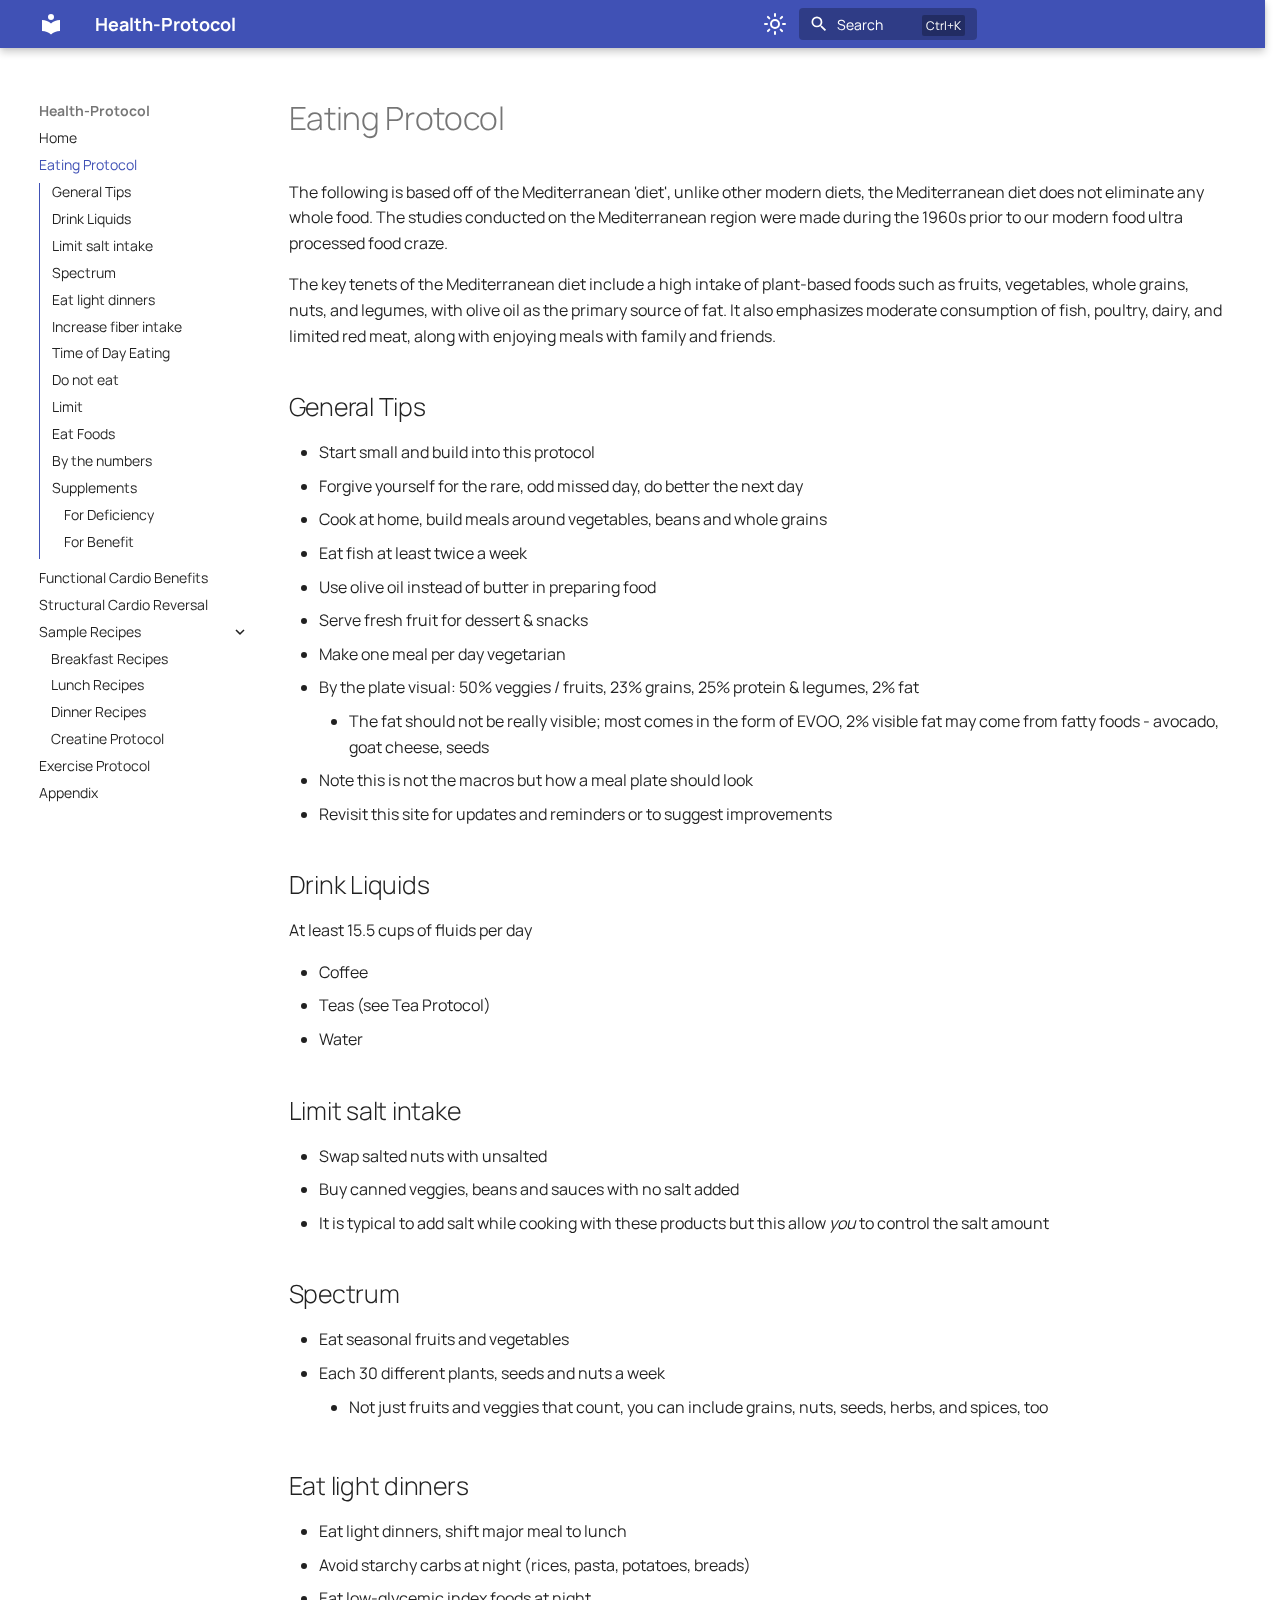
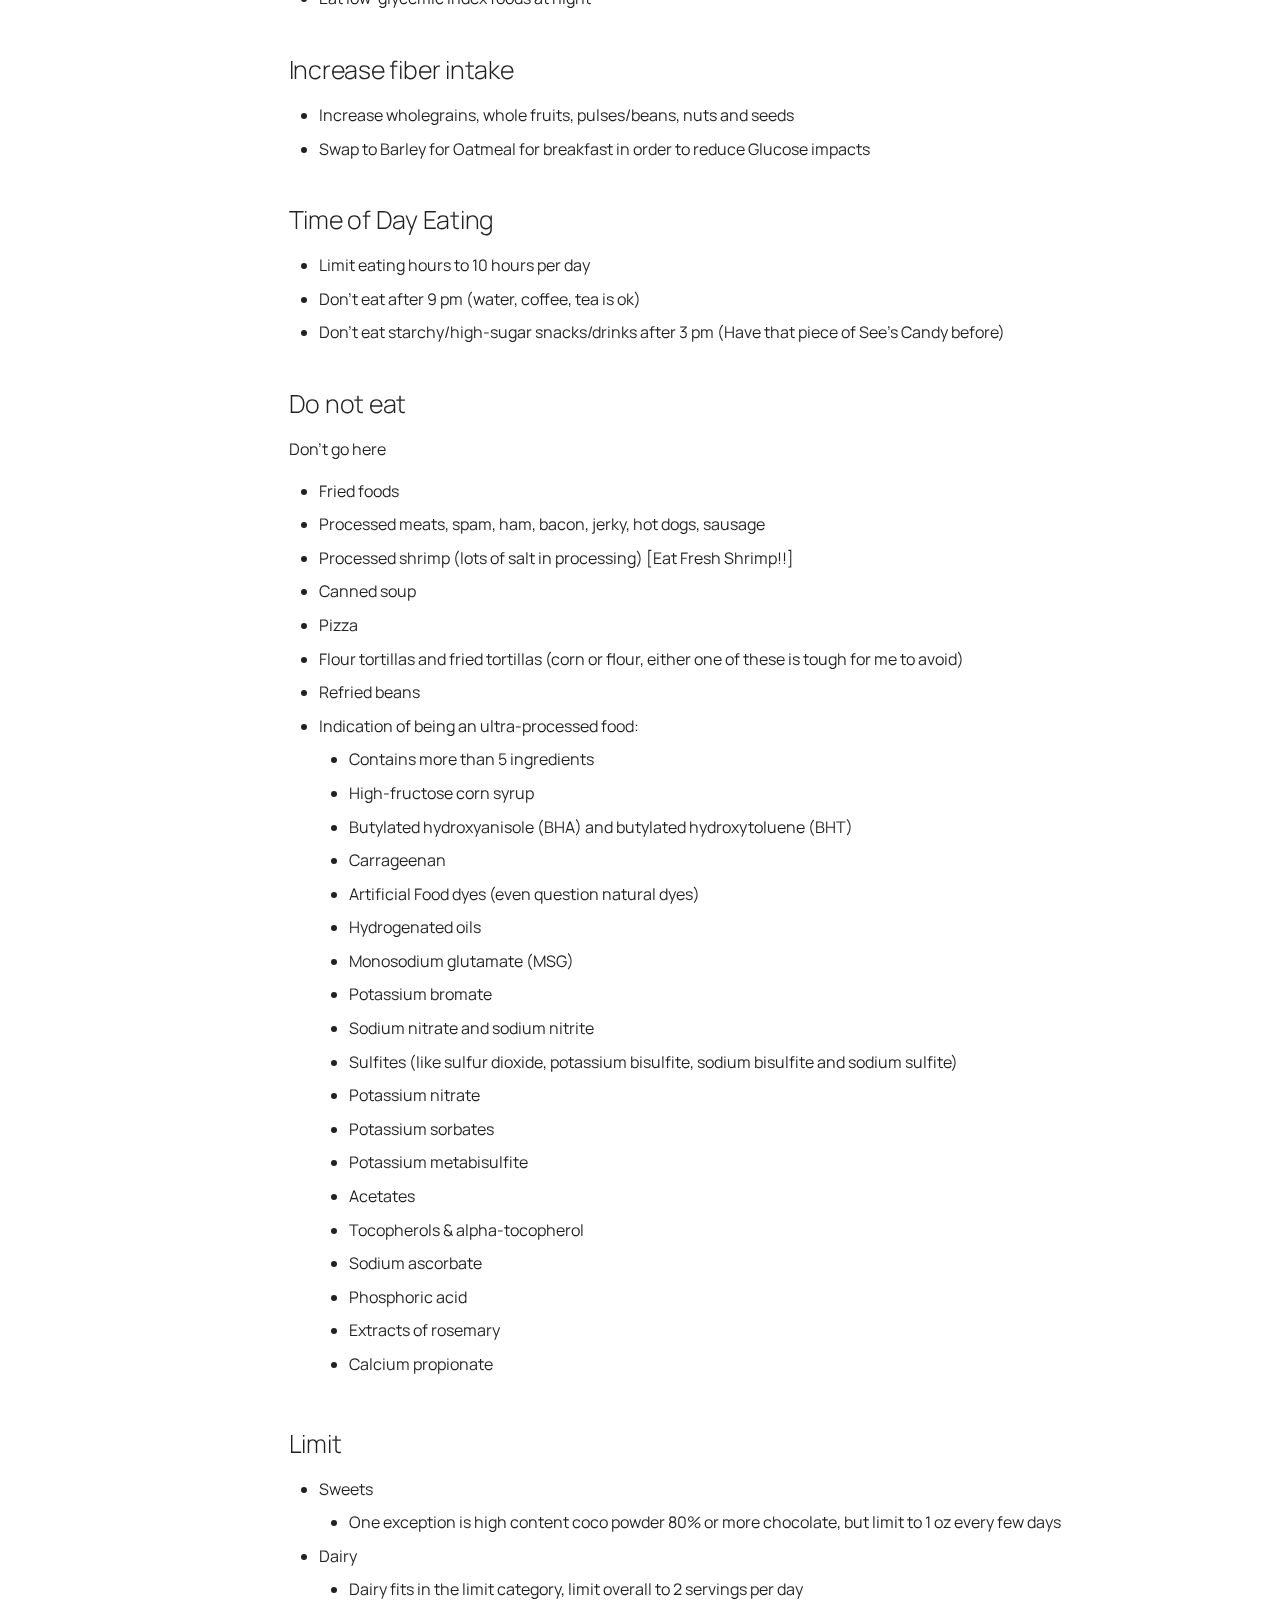
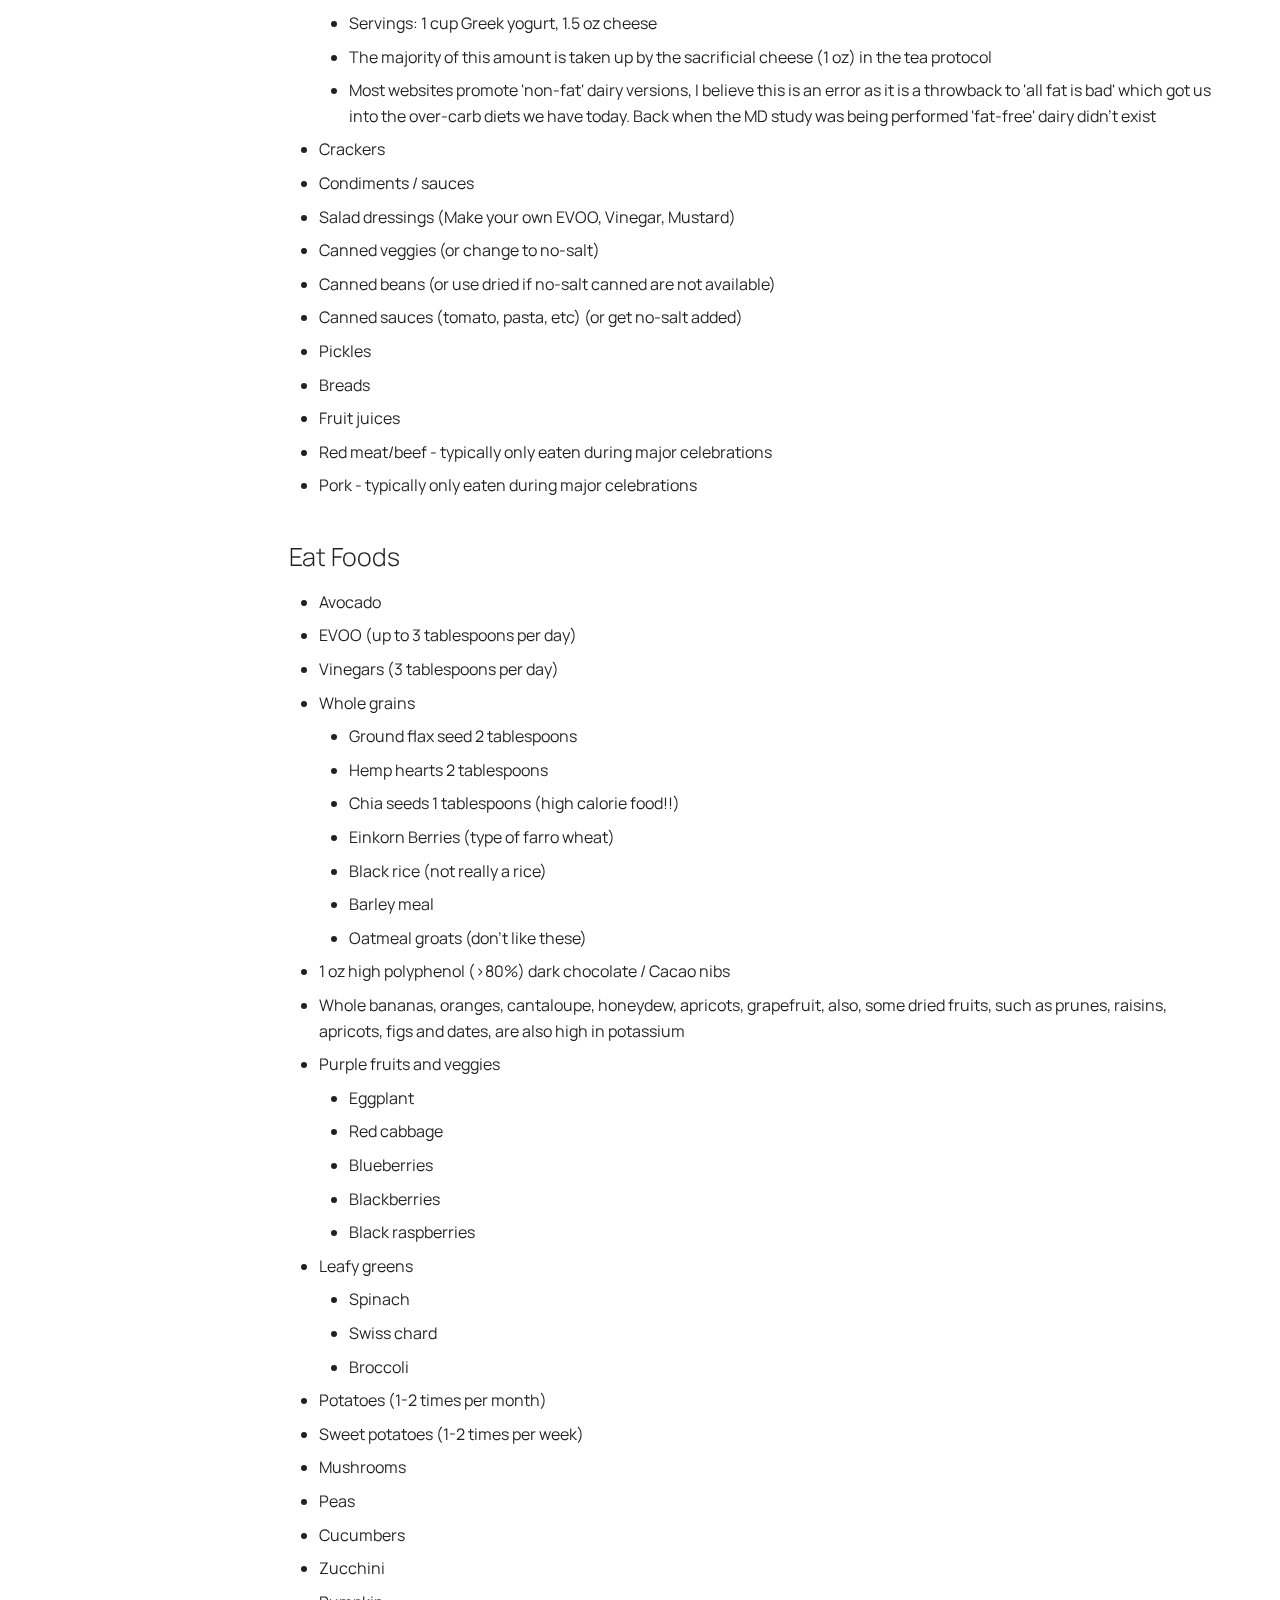
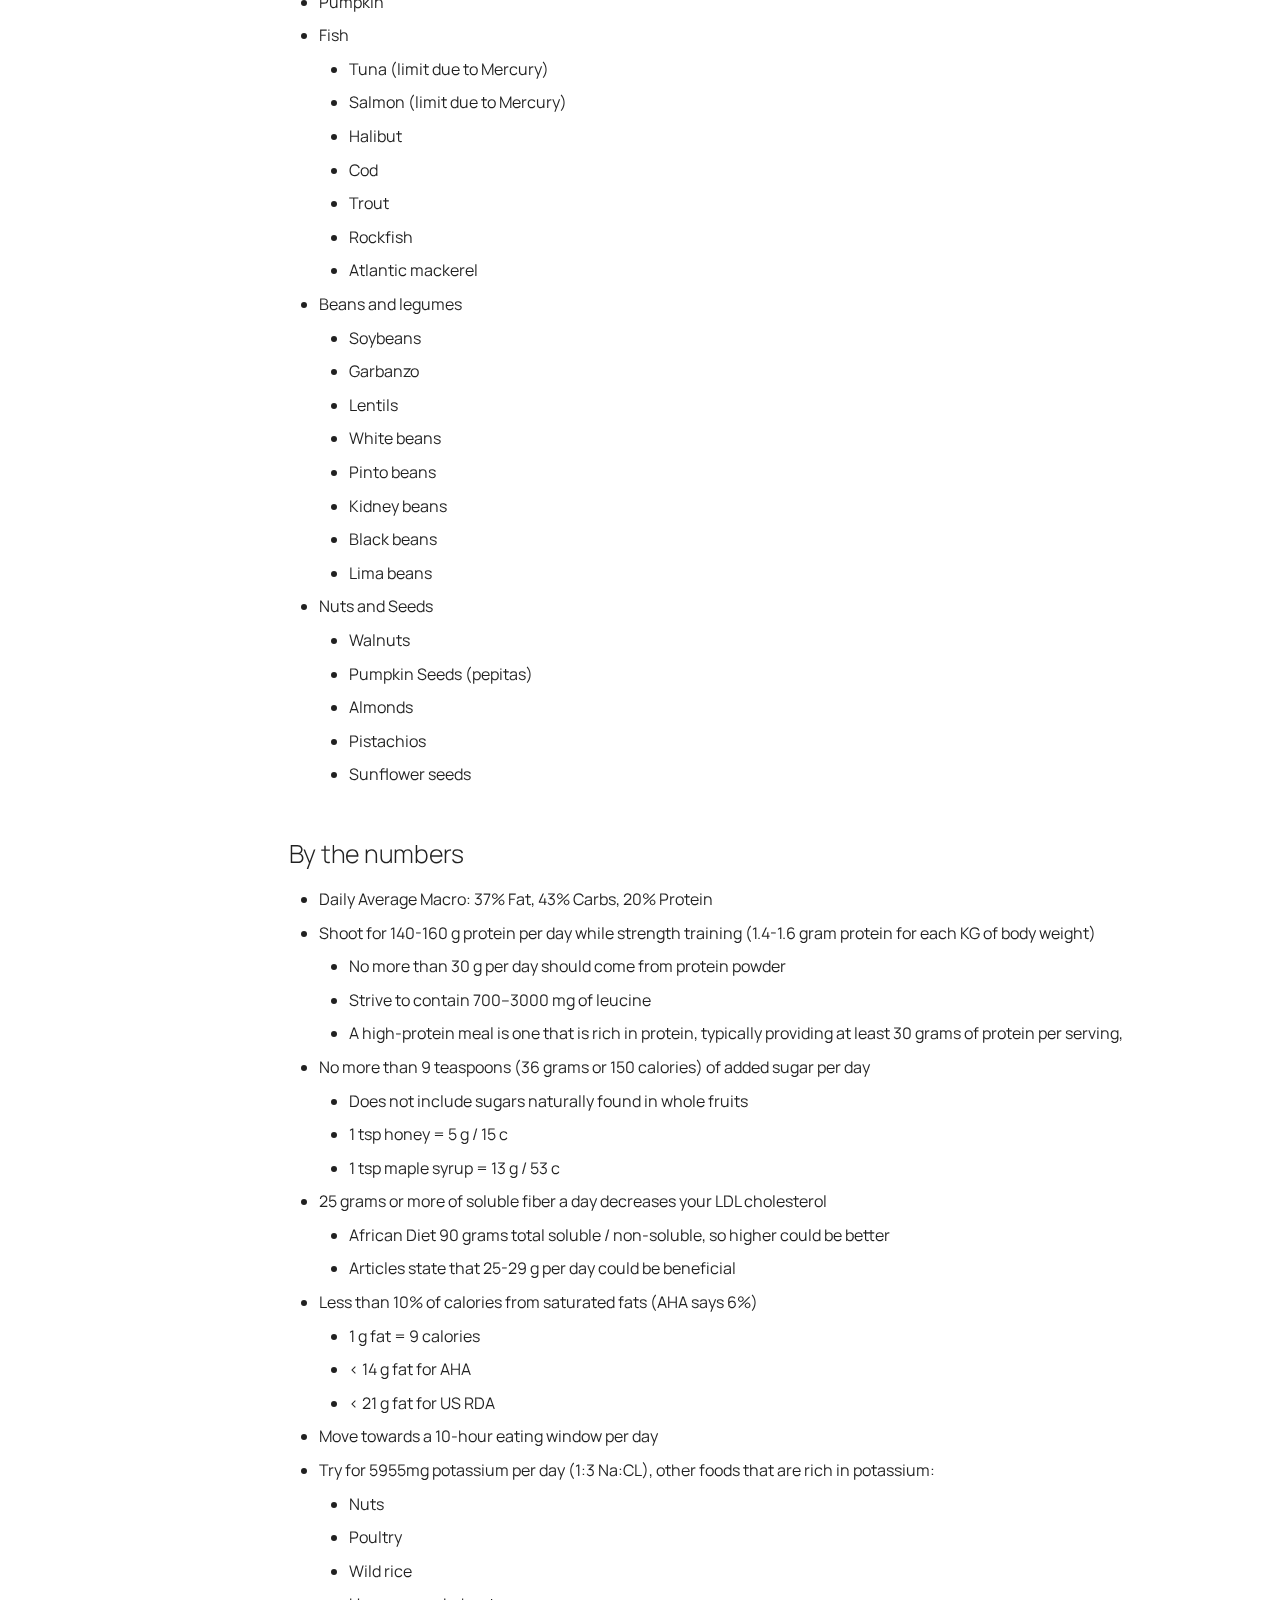
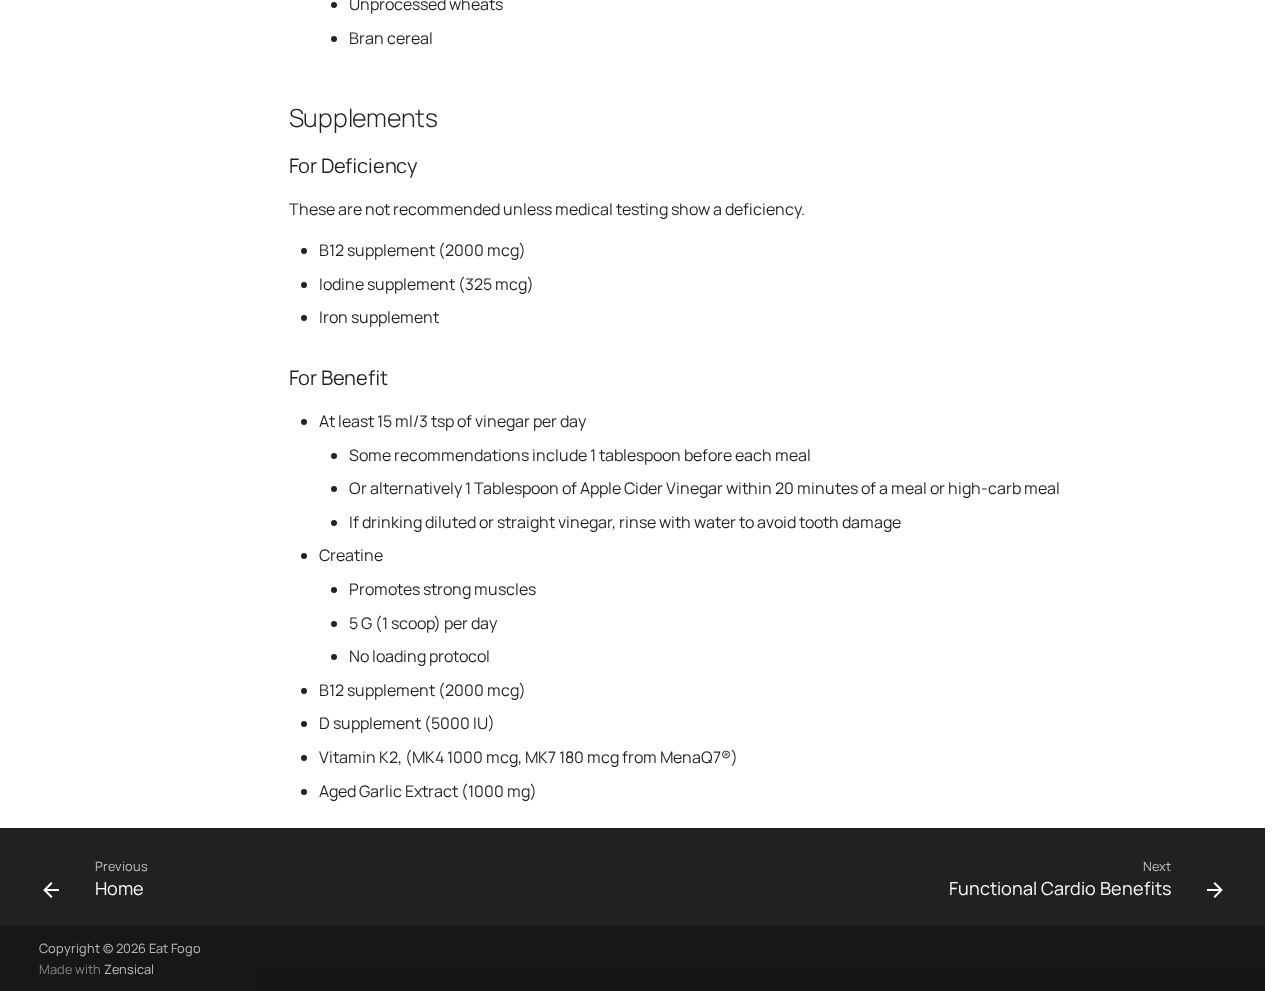
<file: site/eating_protocol/index.html>
<!doctype html>
<html lang="en" class="no-js">
  <head>
    
      <meta charset="utf-8">
      <meta name="viewport" content="width=device-width,initial-scale=1">
      
        <meta name="description" content="A new project generated from the default template project.">
      
      
        <meta name="author" content="PolarbearProducts">
      
      
        <link rel="canonical" href="https://polarbearproducts.github.io/Health-Protocol/eating_protocol/">
      
      
        <link rel="prev" href="./..">
      
      
        <link rel="next" href="../tea_v2/">
      
      
        
      
      
      <link rel="icon" href="../assets/images/favicon.png">
      <meta name="generator" content="zensical-0.0.23">
    
    
      
        <title>Eating Protocol - Health-Protocol</title>
      
    
    
      
        
      
      <link rel="stylesheet" href="../assets/stylesheets/classic/main.d9d44b50.min.css">
      
        
          
        
        <link rel="stylesheet" href="../assets/stylesheets/classic/palette.7dc9a0ad.min.css">
      
      


    
    
      
    
    
      
        
        
        <link rel="preconnect" href="https://fonts.gstatic.com" crossorigin>
        <link rel="stylesheet" href="https://fonts.googleapis.com/css?family=Manrope:300,300i,400,400i,500,500i,700,700i%7CRoboto+Mono:400,400i,700,700i&display=fallback">
        <style>:root{--md-text-font:"Manrope";--md-code-font:"Roboto Mono"}</style>
      
    
    
      <link rel="stylesheet" href="../stylesheets/extra.css">
    
    <script>__md_scope=new URL("..",location),__md_hash=e=>[...e].reduce(((e,t)=>(e<<5)-e+t.charCodeAt(0)),0),__md_get=(e,t=localStorage,a=__md_scope)=>JSON.parse(t.getItem(a.pathname+"."+e)),__md_set=(e,t,a=localStorage,_=__md_scope)=>{try{a.setItem(_.pathname+"."+e,JSON.stringify(t))}catch(e){}},document.documentElement.setAttribute("data-platform",navigator.platform)</script>
    
      

    
    
  </head>
  
  
    
    
      
    
    
    
    
    <body dir="ltr" data-md-color-scheme="default" data-md-color-primary="indigo" data-md-color-accent="indigo">
  
    
    <input class="md-toggle" data-md-toggle="drawer" type="checkbox" id="__drawer" autocomplete="off">
    <input class="md-toggle" data-md-toggle="search" type="checkbox" id="__search" autocomplete="off">
    <label class="md-overlay" for="__drawer"></label>
    <div data-md-component="skip">
      
        
        <a href="#eating-protocol" class="md-skip">
          Skip to content
        </a>
      
    </div>
    <div data-md-component="announce">
      
    </div>
    
    
      

  

<header class="md-header md-header--shadow" data-md-component="header">
  <nav class="md-header__inner md-grid" aria-label="Header">
    <a href="./.." title="Health-Protocol" class="md-header__button md-logo" aria-label="Health-Protocol" data-md-component="logo">
      
  
  <svg xmlns="http://www.w3.org/2000/svg" viewBox="0 0 24 24"><path d="M12 8a3 3 0 0 0 3-3 3 3 0 0 0-3-3 3 3 0 0 0-3 3 3 3 0 0 0 3 3m0 3.54C9.64 9.35 6.5 8 3 8v11c3.5 0 6.64 1.35 9 3.54 2.36-2.19 5.5-3.54 9-3.54V8c-3.5 0-6.64 1.35-9 3.54"/></svg>

    </a>
    <label class="md-header__button md-icon" for="__drawer">
      
      <svg xmlns="http://www.w3.org/2000/svg" viewBox="0 0 24 24"><path d="M3 6h18v2H3zm0 5h18v2H3zm0 5h18v2H3z"/></svg>
    </label>
    <div class="md-header__title" data-md-component="header-title">
      <div class="md-header__ellipsis">
        <div class="md-header__topic">
          <span class="md-ellipsis">
            Health-Protocol
          </span>
        </div>
        <div class="md-header__topic" data-md-component="header-topic">
          <span class="md-ellipsis">
            
              Eating Protocol
            
          </span>
        </div>
      </div>
    </div>
    
      
        <form class="md-header__option" data-md-component="palette">
  
    
    
    
    <input class="md-option" data-md-color-media="none" data-md-color-scheme="default" data-md-color-primary="indigo" data-md-color-accent="indigo"  aria-label="Switch to dark mode"  type="radio" name="__palette" id="__palette_0">
    
      <label class="md-header__button md-icon" title="Switch to dark mode" for="__palette_1" hidden>
        <svg xmlns="http://www.w3.org/2000/svg" fill="none" stroke="currentColor" stroke-linecap="round" stroke-linejoin="round" stroke-width="2" class="lucide lucide-sun" viewBox="0 0 24 24"><circle cx="12" cy="12" r="4"/><path d="M12 2v2M12 20v2M4.93 4.93l1.41 1.41M17.66 17.66l1.41 1.41M2 12h2M20 12h2M6.34 17.66l-1.41 1.41M19.07 4.93l-1.41 1.41"/></svg>
      </label>
    
  
    
    
    
    <input class="md-option" data-md-color-media="none" data-md-color-scheme="slate" data-md-color-primary="indigo" data-md-color-accent="indigo"  aria-label="Switch to light mode"  type="radio" name="__palette" id="__palette_1">
    
      <label class="md-header__button md-icon" title="Switch to light mode" for="__palette_0" hidden>
        <svg xmlns="http://www.w3.org/2000/svg" fill="none" stroke="currentColor" stroke-linecap="round" stroke-linejoin="round" stroke-width="2" class="lucide lucide-moon" viewBox="0 0 24 24"><path d="M20.985 12.486a9 9 0 1 1-9.473-9.472c.405-.022.617.46.402.803a6 6 0 0 0 8.268 8.268c.344-.215.825-.004.803.401"/></svg>
      </label>
    
  
</form>
      
    
    
      <script>var palette=__md_get("__palette");if(palette&&palette.color){if("(prefers-color-scheme)"===palette.color.media){var media=matchMedia("(prefers-color-scheme: light)"),input=document.querySelector(media.matches?"[data-md-color-media='(prefers-color-scheme: light)']":"[data-md-color-media='(prefers-color-scheme: dark)']");palette.color.media=input.getAttribute("data-md-color-media"),palette.color.scheme=input.getAttribute("data-md-color-scheme"),palette.color.primary=input.getAttribute("data-md-color-primary"),palette.color.accent=input.getAttribute("data-md-color-accent")}for(var[key,value]of Object.entries(palette.color))document.body.setAttribute("data-md-color-"+key,value)}</script>
    
    
    
      
      
        <label class="md-header__button md-icon" for="__search">
          
          <svg xmlns="http://www.w3.org/2000/svg" viewBox="0 0 24 24"><path d="M9.5 3A6.5 6.5 0 0 1 16 9.5c0 1.61-.59 3.09-1.56 4.23l.27.27h.79l5 5-1.5 1.5-5-5v-.79l-.27-.27A6.52 6.52 0 0 1 9.5 16 6.5 6.5 0 0 1 3 9.5 6.5 6.5 0 0 1 9.5 3m0 2C7 5 5 7 5 9.5S7 14 9.5 14 14 12 14 9.5 12 5 9.5 5"/></svg>
        </label>
        <div class="md-search" data-md-component="search" role="dialog" aria-label="Search">
  <button type="button" class="md-search__button">
    Search
  </button>
</div>
      
    
    <div class="md-header__source">
      
    </div>
  </nav>
  
</header>
    
    <div class="md-container" data-md-component="container">
      
      
        
          
        
      
      <main class="md-main" data-md-component="main">
        <div class="md-main__inner md-grid">
          
            
              
              <div class="md-sidebar md-sidebar--primary" data-md-component="sidebar" data-md-type="navigation" >
                <div class="md-sidebar__scrollwrap">
                  <div class="md-sidebar__inner">
                    



  

<nav class="md-nav md-nav--primary md-nav--integrated" aria-label="Navigation" data-md-level="0">
  <label class="md-nav__title" for="__drawer">
    <a href="./.." title="Health-Protocol" class="md-nav__button md-logo" aria-label="Health-Protocol" data-md-component="logo">
      
  
  <svg xmlns="http://www.w3.org/2000/svg" viewBox="0 0 24 24"><path d="M12 8a3 3 0 0 0 3-3 3 3 0 0 0-3-3 3 3 0 0 0-3 3 3 3 0 0 0 3 3m0 3.54C9.64 9.35 6.5 8 3 8v11c3.5 0 6.64 1.35 9 3.54 2.36-2.19 5.5-3.54 9-3.54V8c-3.5 0-6.64 1.35-9 3.54"/></svg>

    </a>
    Health-Protocol
  </label>
  
  <ul class="md-nav__list" data-md-scrollfix>
    
      
      
  
  
  
  
    <li class="md-nav__item">
      <a href="./.." class="md-nav__link">
        
  
  
  <span class="md-ellipsis">
    
  
    Home
  

    
  </span>
  
  

      </a>
    </li>
  

    
      
      
  
  
    
  
  
  
    <li class="md-nav__item md-nav__item--active">
      
      <input class="md-nav__toggle md-toggle" type="checkbox" id="__toc">
      
      
        
      
      
        <label class="md-nav__link md-nav__link--active" for="__toc">
          
  
  
  <span class="md-ellipsis">
    
  
    Eating Protocol
  

    
  </span>
  
  

          <span class="md-nav__icon md-icon"></span>
        </label>
      
      <a href="././" class="md-nav__link md-nav__link--active">
        
  
  
  <span class="md-ellipsis">
    
  
    Eating Protocol
  

    
  </span>
  
  

      </a>
      
        


<nav class="md-nav md-nav--secondary" aria-label="On this page">
  
  
  
    
  
  
    <label class="md-nav__title" for="__toc">
      <span class="md-nav__icon md-icon"></span>
      On this page
    </label>
    <ul class="md-nav__list" data-md-component="toc" data-md-scrollfix>
      
        <li class="md-nav__item">
  <a href="#general-tips" class="md-nav__link">
    <span class="md-ellipsis">
      
        General Tips
      
    </span>
  </a>
  
</li>
      
        <li class="md-nav__item">
  <a href="#drink-liquids" class="md-nav__link">
    <span class="md-ellipsis">
      
        Drink Liquids
      
    </span>
  </a>
  
</li>
      
        <li class="md-nav__item">
  <a href="#limit-salt-intake" class="md-nav__link">
    <span class="md-ellipsis">
      
        Limit salt intake
      
    </span>
  </a>
  
</li>
      
        <li class="md-nav__item">
  <a href="#spectrum" class="md-nav__link">
    <span class="md-ellipsis">
      
        Spectrum
      
    </span>
  </a>
  
</li>
      
        <li class="md-nav__item">
  <a href="#eat-light-dinners" class="md-nav__link">
    <span class="md-ellipsis">
      
        Eat light dinners
      
    </span>
  </a>
  
</li>
      
        <li class="md-nav__item">
  <a href="#increase-fiber-intake" class="md-nav__link">
    <span class="md-ellipsis">
      
        Increase fiber intake
      
    </span>
  </a>
  
</li>
      
        <li class="md-nav__item">
  <a href="#time-of-day-eating" class="md-nav__link">
    <span class="md-ellipsis">
      
        Time of Day Eating
      
    </span>
  </a>
  
</li>
      
        <li class="md-nav__item">
  <a href="#do-not-eat" class="md-nav__link">
    <span class="md-ellipsis">
      
        Do not eat
      
    </span>
  </a>
  
</li>
      
        <li class="md-nav__item">
  <a href="#limit" class="md-nav__link">
    <span class="md-ellipsis">
      
        Limit
      
    </span>
  </a>
  
</li>
      
        <li class="md-nav__item">
  <a href="#eat-foods" class="md-nav__link">
    <span class="md-ellipsis">
      
        Eat Foods
      
    </span>
  </a>
  
</li>
      
        <li class="md-nav__item">
  <a href="#by-the-numbers" class="md-nav__link">
    <span class="md-ellipsis">
      
        By the numbers
      
    </span>
  </a>
  
</li>
      
        <li class="md-nav__item">
  <a href="#supplements" class="md-nav__link">
    <span class="md-ellipsis">
      
        Supplements
      
    </span>
  </a>
  
    <nav class="md-nav" aria-label="Supplements">
      <ul class="md-nav__list">
        
          <li class="md-nav__item">
  <a href="#for-deficiency" class="md-nav__link">
    <span class="md-ellipsis">
      
        For Deficiency
      
    </span>
  </a>
  
</li>
        
          <li class="md-nav__item">
  <a href="#for-benefit" class="md-nav__link">
    <span class="md-ellipsis">
      
        For Benefit
      
    </span>
  </a>
  
</li>
        
      </ul>
    </nav>
  
</li>
      
    </ul>
  
</nav>
      
    </li>
  

    
      
      
  
  
  
  
    <li class="md-nav__item">
      <a href="../tea_v2/" class="md-nav__link">
        
  
  
  <span class="md-ellipsis">
    
  
    Functional Cardio Benefits
  

    
  </span>
  
  

      </a>
    </li>
  

    
      
      
  
  
  
  
    <li class="md-nav__item">
      <a href="../structural/" class="md-nav__link">
        
  
  
  <span class="md-ellipsis">
    
  
    Structural Cardio Reversal
  

    
  </span>
  
  

      </a>
    </li>
  

    
      
      
  
  
  
  
    
    
      
        
      
        
      
        
      
        
      
    
    
    
    
    <li class="md-nav__item md-nav__item--nested">
      
        
        
          
        
        <input class="md-nav__toggle md-toggle md-toggle--indeterminate" type="checkbox" id="__nav_5" >
        
          
          <label class="md-nav__link" for="__nav_5" id="__nav_5_label" tabindex="0">
            
  
  
  <span class="md-ellipsis">
    
  
    Sample Recipes
  

    
  </span>
  
  

            <span class="md-nav__icon md-icon"></span>
          </label>
        
        <nav class="md-nav" data-md-level="1" aria-labelledby="__nav_5_label" aria-expanded="false">
          <label class="md-nav__title" for="__nav_5">
            <span class="md-nav__icon md-icon"></span>
            
  
    Sample Recipes
  

          </label>
          <ul class="md-nav__list" data-md-scrollfix>
            
              
                
  
  
  
  
    <li class="md-nav__item">
      <a href="../recipes/breakfast/" class="md-nav__link">
        
  
  
  <span class="md-ellipsis">
    
  
    Breakfast Recipes
  

    
  </span>
  
  

      </a>
    </li>
  

              
            
              
                
  
  
  
  
    <li class="md-nav__item">
      <a href="../recipes/lunch/" class="md-nav__link">
        
  
  
  <span class="md-ellipsis">
    
  
    Lunch Recipes
  

    
  </span>
  
  

      </a>
    </li>
  

              
            
              
                
  
  
  
  
    <li class="md-nav__item">
      <a href="../recipes/dinner/" class="md-nav__link">
        
  
  
  <span class="md-ellipsis">
    
  
    Dinner Recipes
  

    
  </span>
  
  

      </a>
    </li>
  

              
            
              
                
  
  
  
  
    <li class="md-nav__item">
      <a href="../recipes/creatine/" class="md-nav__link">
        
  
  
  <span class="md-ellipsis">
    
  
    Creatine Protocol
  

    
  </span>
  
  

      </a>
    </li>
  

              
            
          </ul>
        </nav>
      
    </li>
  

    
      
      
  
  
  
  
    <li class="md-nav__item">
      <a href="../exercise_protocol/" class="md-nav__link">
        
  
  
  <span class="md-ellipsis">
    
  
    Exercise Protocol
  

    
  </span>
  
  

      </a>
    </li>
  

    
      
      
  
  
  
  
    <li class="md-nav__item">
      <a href="../ref/" class="md-nav__link">
        
  
  
  <span class="md-ellipsis">
    
  
    Appendix
  

    
  </span>
  
  

      </a>
    </li>
  

    
  </ul>
</nav>
                  </div>
                </div>
              </div>
            
            
          
          
            <div class="md-content" data-md-component="content">
              
                



  


              
              <article class="md-content__inner md-typeset">
                
                  

<h1 id="eating-protocol">Eating Protocol<a class="headerlink" href="#eating-protocol" title="Permanent link">&para;</a></h1>
<p>The following is based off of the Mediterranean 'diet', unlike other modern diets, the Mediterranean diet does not eliminate any whole food. The studies conducted on the Mediterranean region were made during the 1960s prior to our modern food ultra processed food craze.</p>
<p>The key tenets of the Mediterranean diet include a high intake of plant-based foods such as fruits, vegetables, whole grains, nuts, and legumes, with olive oil as the primary source of fat. It also emphasizes moderate consumption of fish, poultry, dairy, and limited red meat, along with enjoying meals with family and friends.</p>
<h2 id="general-tips">General Tips<a class="headerlink" href="#general-tips" title="Permanent link">&para;</a></h2>
<ul>
<li>Start small and build into this protocol</li>
<li>Forgive yourself for the rare, odd missed day, do better the next day</li>
<li>Cook at home, build meals around vegetables, beans and whole grains</li>
<li>Eat fish at least twice a week</li>
<li>Use olive oil instead of butter in preparing food</li>
<li>Serve fresh fruit for dessert &amp; snacks</li>
<li>Make one meal per day vegetarian</li>
<li>By the plate visual: 50% veggies / fruits, 23% grains, 25% protein &amp; legumes, 2% fat<ul>
<li>The fat should not be really visible; most comes in the form of EVOO, 2% visible fat may come from fatty foods - avocado, goat cheese, seeds</li>
</ul>
</li>
<li>Note this is not the macros but how a meal plate should look</li>
<li>Revisit this site for updates and reminders or to suggest improvements</li>
</ul>
<h2 id="drink-liquids">Drink Liquids<a class="headerlink" href="#drink-liquids" title="Permanent link">&para;</a></h2>
<p>At least 15.5 cups of fluids per day</p>
<ul>
<li>Coffee</li>
<li>Teas (see Tea Protocol)</li>
<li>Water</li>
</ul>
<h2 id="limit-salt-intake">Limit salt intake<a class="headerlink" href="#limit-salt-intake" title="Permanent link">&para;</a></h2>
<ul>
<li>Swap salted nuts with unsalted</li>
<li>Buy canned veggies, beans and sauces with no salt added</li>
<li>It is typical to add salt while cooking with these products but this allow <em>you</em> to control the salt amount</li>
</ul>
<h2 id="spectrum">Spectrum<a class="headerlink" href="#spectrum" title="Permanent link">&para;</a></h2>
<ul>
<li>Eat seasonal fruits and vegetables</li>
<li>Each 30 different plants, seeds and nuts a week<ul>
<li>Not just fruits and veggies that count, you can include grains, nuts, seeds, herbs, and spices, too</li>
</ul>
</li>
</ul>
<h2 id="eat-light-dinners">Eat light dinners<a class="headerlink" href="#eat-light-dinners" title="Permanent link">&para;</a></h2>
<ul>
<li>Eat light dinners, shift major meal to lunch</li>
<li>Avoid starchy carbs at night (rices, pasta, potatoes, breads)</li>
<li>Eat low-glycemic index foods at night</li>
</ul>
<h2 id="increase-fiber-intake">Increase fiber intake<a class="headerlink" href="#increase-fiber-intake" title="Permanent link">&para;</a></h2>
<ul>
<li>Increase wholegrains, whole fruits, pulses/beans, nuts and seeds</li>
<li>Swap to Barley for Oatmeal for breakfast in order to reduce Glucose impacts</li>
</ul>
<h2 id="time-of-day-eating">Time of Day Eating<a class="headerlink" href="#time-of-day-eating" title="Permanent link">&para;</a></h2>
<ul>
<li>Limit eating hours to 10 hours per day</li>
<li>Don't eat after 9 pm (water, coffee, tea is ok)</li>
<li>Don't eat starchy/high-sugar snacks/drinks after 3 pm (Have that piece of See's Candy before)</li>
</ul>
<h2 id="do-not-eat">Do not eat<a class="headerlink" href="#do-not-eat" title="Permanent link">&para;</a></h2>
<p>Don't go here</p>
<ul>
<li>Fried foods</li>
<li>Processed meats, spam, ham, bacon, jerky, hot dogs, sausage</li>
<li>Processed shrimp (lots of salt in processing) [Eat Fresh Shrimp!!]</li>
<li>Canned soup</li>
<li>Pizza</li>
<li>Flour tortillas and fried tortillas (corn or flour, either one of these is tough for me to avoid)</li>
<li>Refried beans</li>
<li>Indication of being an ultra-processed food:<ul>
<li>Contains more than 5 ingredients</li>
<li>High-fructose corn syrup</li>
<li>Butylated hydroxyanisole (BHA) and butylated hydroxytoluene (BHT)</li>
<li>Carrageenan</li>
<li>Artificial Food dyes (even question natural dyes)</li>
<li>Hydrogenated oils</li>
<li>Monosodium glutamate (MSG)</li>
<li>Potassium bromate</li>
<li>Sodium nitrate and sodium nitrite</li>
<li>Sulfites (like sulfur dioxide, potassium bisulfite, sodium bisulfite and sodium sulfite)  </li>
<li>Potassium nitrate</li>
<li>Potassium sorbates</li>
<li>Potassium metabisulfite</li>
<li>Acetates</li>
<li>Tocopherols &amp; alpha-tocopherol</li>
<li>Sodium ascorbate</li>
<li>Phosphoric acid</li>
<li>Extracts of rosemary</li>
<li>Calcium propionate</li>
</ul>
</li>
</ul>
<h2 id="limit">Limit<a class="headerlink" href="#limit" title="Permanent link">&para;</a></h2>
<ul>
<li>Sweets<ul>
<li>One exception is high content coco powder 80% or more chocolate, but limit to 1 oz every few days</li>
</ul>
</li>
<li>Dairy<ul>
<li>Dairy fits in the limit category, limit overall to 2 servings per day</li>
<li>Servings: 1 cup Greek yogurt, 1.5 oz cheese</li>
<li>The majority of this amount is taken up by the sacrificial cheese (1 oz) in the tea protocol</li>
<li>Most websites promote 'non-fat' dairy versions, I believe this is an error as it is a throwback to 'all fat is bad' which got us into the over-carb diets we have today. Back when the MD study was being performed 'fat-free' dairy didn't exist</li>
</ul>
</li>
<li>Crackers</li>
<li>Condiments / sauces</li>
<li>Salad dressings (Make your own EVOO, Vinegar, Mustard)</li>
<li>Canned veggies (or change to no-salt)</li>
<li>Canned beans (or use dried if no-salt canned are not available)</li>
<li>Canned sauces (tomato, pasta, etc) (or get no-salt added)</li>
<li>Pickles</li>
<li>Breads</li>
<li>Fruit juices</li>
<li>Red meat/beef - typically only eaten during major celebrations</li>
<li>Pork - typically only eaten during major celebrations</li>
</ul>
<h2 id="eat-foods">Eat Foods<a class="headerlink" href="#eat-foods" title="Permanent link">&para;</a></h2>
<ul>
<li>Avocado</li>
<li>EVOO (up to 3 tablespoons per day)</li>
<li>Vinegars (3 tablespoons per day)</li>
<li>Whole grains<ul>
<li>Ground flax seed 2 tablespoons</li>
<li>Hemp hearts 2 tablespoons</li>
<li>Chia seeds 1 tablespoons (high calorie food!!)</li>
<li>Einkorn Berries (type of farro wheat)</li>
<li>Black rice (not really a rice)</li>
<li>Barley meal</li>
<li>Oatmeal groats (don’t like these)</li>
</ul>
</li>
<li>1 oz high polyphenol (&gt;80%) dark chocolate / Cacao nibs</li>
<li>Whole bananas, oranges, cantaloupe, honeydew, apricots, grapefruit, also, some dried fruits, such as prunes, raisins, apricots, figs and dates, are also high in potassium</li>
<li>Purple fruits and veggies<ul>
<li>Eggplant</li>
<li>Red cabbage</li>
<li>Blueberries</li>
<li>Blackberries</li>
<li>Black raspberries</li>
</ul>
</li>
<li>Leafy greens<ul>
<li>Spinach</li>
<li>Swiss chard</li>
<li>Broccoli</li>
</ul>
</li>
<li>Potatoes (1-2 times per month)</li>
<li>Sweet potatoes (1-2 times per week)</li>
<li>Mushrooms</li>
<li>Peas</li>
<li>Cucumbers</li>
<li>Zucchini</li>
<li>Pumpkin</li>
<li>Fish<ul>
<li>Tuna (limit due to Mercury)</li>
<li>Salmon (limit due to Mercury)</li>
<li>Halibut</li>
<li>Cod</li>
<li>Trout</li>
<li>Rockfish</li>
<li>Atlantic mackerel</li>
</ul>
</li>
<li>Beans and legumes<ul>
<li>Soybeans</li>
<li>Garbanzo</li>
<li>Lentils</li>
<li>White beans</li>
<li>Pinto beans</li>
<li>Kidney beans</li>
<li>Black beans</li>
<li>Lima beans</li>
</ul>
</li>
<li>Nuts and Seeds<ul>
<li>Walnuts</li>
<li>Pumpkin Seeds (pepitas)</li>
<li>Almonds</li>
<li>Pistachios</li>
<li>Sunflower seeds</li>
</ul>
</li>
</ul>
<h2 id="by-the-numbers">By the numbers<a class="headerlink" href="#by-the-numbers" title="Permanent link">&para;</a></h2>
<ul>
<li>Daily Average Macro: 37% Fat, 43% Carbs, 20% Protein</li>
<li>Shoot for 140-160 g protein per day while strength training (1.4-1.6 gram protein for each KG of body weight)<ul>
<li>No more than 30 g per day should come from protein powder</li>
<li>Strive to contain 700–3000 mg of leucine</li>
<li>A high-protein meal is one that is rich in protein, typically providing at least 30 grams of protein per serving,  </li>
</ul>
</li>
<li>No more than 9 teaspoons (36 grams or 150 calories) of added sugar per day<ul>
<li>Does not include sugars naturally found in whole fruits</li>
<li>1 tsp honey = 5 g / 15 c</li>
<li>1 tsp maple syrup = 13 g / 53 c</li>
</ul>
</li>
<li>25 grams or more of soluble fiber a day decreases your LDL cholesterol<ul>
<li>African Diet 90 grams total soluble / non-soluble, so higher could be better</li>
<li>Articles state that 25-29 g per day could be beneficial</li>
</ul>
</li>
<li>Less than 10% of calories from saturated fats (AHA says 6%)<ul>
<li>1 g fat = 9 calories</li>
<li>&lt; 14 g fat for AHA</li>
<li>&lt; 21 g fat for US RDA</li>
</ul>
</li>
<li>Move towards a 10-hour eating window per day</li>
<li>Try for 5955mg potassium per day (1:3 Na:CL), other foods that are rich in potassium:<ul>
<li>Nuts</li>
<li>Poultry</li>
<li>Wild rice</li>
<li>Unprocessed wheats</li>
<li>Bran cereal</li>
</ul>
</li>
</ul>
<h2 id="supplements">Supplements<a class="headerlink" href="#supplements" title="Permanent link">&para;</a></h2>
<h3 id="for-deficiency">For Deficiency<a class="headerlink" href="#for-deficiency" title="Permanent link">&para;</a></h3>
<p>These are not recommended unless medical testing show a deficiency.</p>
<ul>
<li>B12 supplement (2000 mcg)</li>
<li>Iodine supplement (325 mcg)</li>
<li>Iron supplement</li>
</ul>
<h3 id="for-benefit">For Benefit<a class="headerlink" href="#for-benefit" title="Permanent link">&para;</a></h3>
<ul>
<li>At least 15 ml/3 tsp of vinegar per day<ul>
<li>Some recommendations include 1 tablespoon before each meal</li>
<li>Or alternatively 1 Tablespoon of Apple Cider Vinegar within 20 minutes of a meal or high-carb meal</li>
<li>If drinking diluted or straight vinegar, rinse with water to avoid tooth damage</li>
</ul>
</li>
<li>Creatine<ul>
<li>Promotes strong muscles</li>
<li>5 G (1 scoop) per day</li>
<li>No loading protocol</li>
</ul>
</li>
<li>B12 supplement (2000 mcg)</li>
<li>D supplement (5000 IU)</li>
<li>Vitamin K2, (MK4 1000 mcg, MK7 180 mcg from MenaQ7®)</li>
<li>Aged Garlic Extract (1000 mg)</li>
</ul>














                
              </article>
            </div>
          
          
  <script>var tabs=__md_get("__tabs");if(Array.isArray(tabs))e:for(var set of document.querySelectorAll(".tabbed-set")){var labels=set.querySelector(".tabbed-labels");for(var tab of tabs)for(var label of labels.getElementsByTagName("label"))if(label.innerText.trim()===tab){var input=document.getElementById(label.htmlFor);input.checked=!0;continue e}}</script>

<script>var target=document.getElementById(location.hash.slice(1));target&&target.name&&(target.checked=target.name.startsWith("__tabbed_"))</script>
        </div>
        
          <button type="button" class="md-top md-icon" data-md-component="top" hidden>
  
  <svg xmlns="http://www.w3.org/2000/svg" viewBox="0 0 24 24"><path d="M13 20h-2V8l-5.5 5.5-1.42-1.42L12 4.16l7.92 7.92-1.42 1.42L13 8z"/></svg>
  Back to top
</button>
        
      </main>
      
        <footer class="md-footer">
  
    
      
      <nav class="md-footer__inner md-grid" aria-label="Footer" >
        
          
          <a href="./.." class="md-footer__link md-footer__link--prev" aria-label="Previous: Home">
            <div class="md-footer__button md-icon">
              
              <svg xmlns="http://www.w3.org/2000/svg" viewBox="0 0 24 24"><path d="M20 11v2H8l5.5 5.5-1.42 1.42L4.16 12l7.92-7.92L13.5 5.5 8 11z"/></svg>
            </div>
            <div class="md-footer__title">
              <span class="md-footer__direction">
                Previous
              </span>
              <div class="md-ellipsis">
                Home
              </div>
            </div>
          </a>
        
        
          
          <a href="../tea_v2/" class="md-footer__link md-footer__link--next" aria-label="Next: Functional Cardio Benefits">
            <div class="md-footer__title">
              <span class="md-footer__direction">
                Next
              </span>
              <div class="md-ellipsis">
                Functional Cardio Benefits
              </div>
            </div>
            <div class="md-footer__button md-icon">
              
              <svg xmlns="http://www.w3.org/2000/svg" viewBox="0 0 24 24"><path d="M4 11v2h12l-5.5 5.5 1.42 1.42L19.84 12l-7.92-7.92L10.5 5.5 16 11z"/></svg>
            </div>
          </a>
        
      </nav>
    
  
  <div class="md-footer-meta md-typeset">
    <div class="md-footer-meta__inner md-grid">
      <div class="md-copyright">
  
    <div class="md-copyright__highlight">
      Copyright &copy; 2026 Eat Fogo 

    </div>
  
  
    Made with
    <a href="https://zensical.org/" target="_blank" rel="noopener">
      Zensical
    </a>
  
</div>
      
    </div>
  </div>
</footer>
      
    </div>
    <div class="md-dialog" data-md-component="dialog">
      <div class="md-dialog__inner md-typeset"></div>
    </div>
    
    
    
      
      
      
      <script id="__config" type="application/json">{"annotate":null,"base":"..","features":["announce.dismiss","content.code.annotate","content.code.copy","content.code.select","content.footnote.tooltips","content.tabs.link","content.tooltips","navigation.expand","navigation.footer","navigation.indexes","navigation.instant","navigation.instant.prefetch","navigation.path","navigation.top","navigation.tracking","search.highlight","toc.follow","toc.integrate"],"search":"../assets/javascripts/workers/search.e2d2d235.min.js","tags":null,"translations":{"clipboard.copied":"Copied to clipboard","clipboard.copy":"Copy to clipboard","search.result.more.one":"1 more on this page","search.result.more.other":"# more on this page","search.result.none":"No matching documents","search.result.one":"1 matching document","search.result.other":"# matching documents","search.result.placeholder":"Type to start searching","search.result.term.missing":"Missing","select.version":"Select version"},"version":null}</script>
    
    
      <script src="../assets/javascripts/bundle.5fcf0de6.min.js"></script>
      
    
  </body>
</html>
</file>
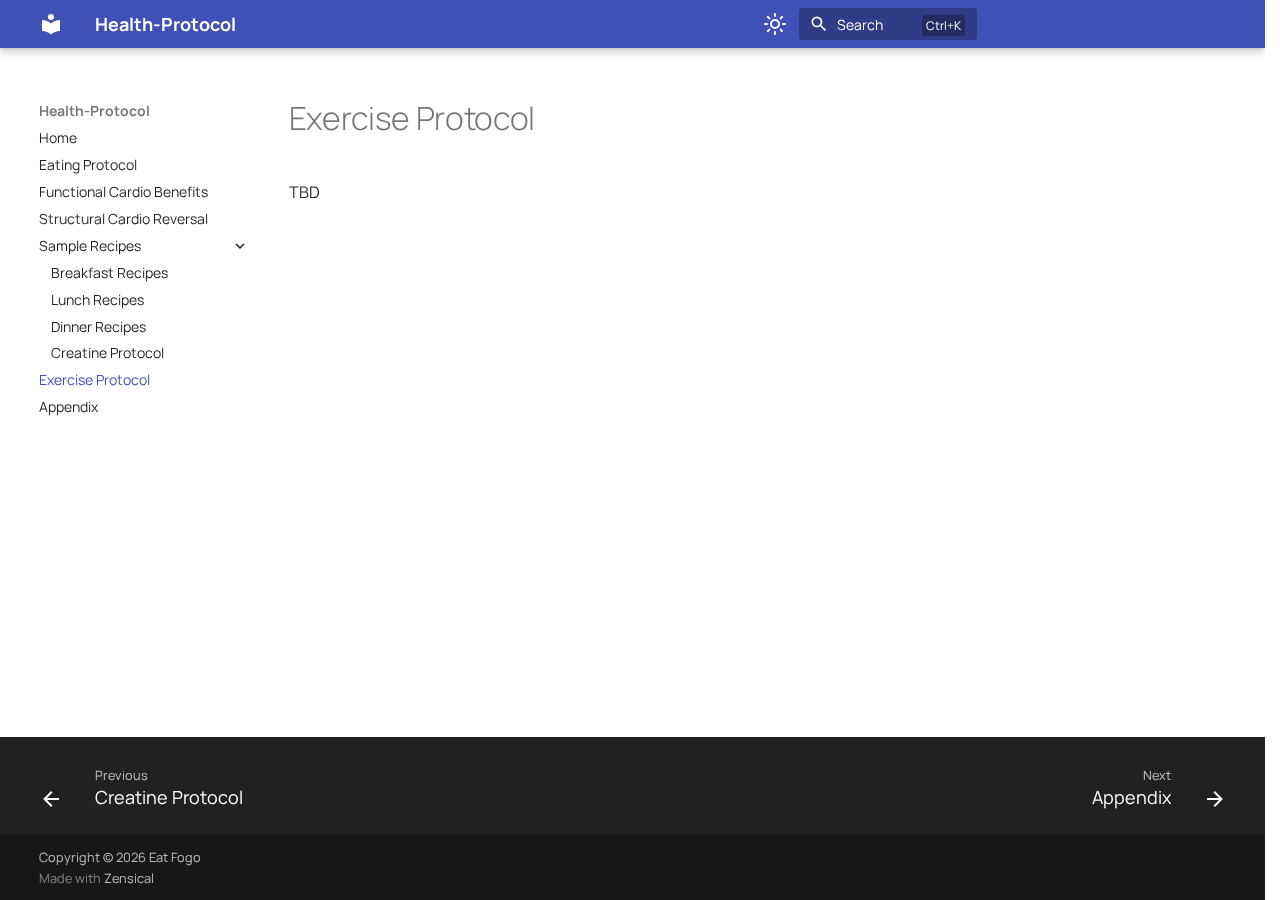
<file: site/exercise_protocol/index.html>
<!doctype html>
<html lang="en" class="no-js">
  <head>
    
      <meta charset="utf-8">
      <meta name="viewport" content="width=device-width,initial-scale=1">
      
        <meta name="description" content="A new project generated from the default template project.">
      
      
        <meta name="author" content="PolarbearProducts">
      
      
        <link rel="canonical" href="https://polarbearproducts.github.io/Health-Protocol/exercise_protocol/">
      
      
        <link rel="prev" href="../recipes/creatine/">
      
      
        <link rel="next" href="../ref/">
      
      
        
      
      
      <link rel="icon" href="../assets/images/favicon.png">
      <meta name="generator" content="zensical-0.0.23">
    
    
      
        <title>Exercise Protocol - Health-Protocol</title>
      
    
    
      
        
      
      <link rel="stylesheet" href="../assets/stylesheets/classic/main.d9d44b50.min.css">
      
        
          
        
        <link rel="stylesheet" href="../assets/stylesheets/classic/palette.7dc9a0ad.min.css">
      
      


    
    
      
    
    
      
        
        
        <link rel="preconnect" href="https://fonts.gstatic.com" crossorigin>
        <link rel="stylesheet" href="https://fonts.googleapis.com/css?family=Manrope:300,300i,400,400i,500,500i,700,700i%7CRoboto+Mono:400,400i,700,700i&display=fallback">
        <style>:root{--md-text-font:"Manrope";--md-code-font:"Roboto Mono"}</style>
      
    
    
      <link rel="stylesheet" href="../stylesheets/extra.css">
    
    <script>__md_scope=new URL("..",location),__md_hash=e=>[...e].reduce(((e,t)=>(e<<5)-e+t.charCodeAt(0)),0),__md_get=(e,t=localStorage,a=__md_scope)=>JSON.parse(t.getItem(a.pathname+"."+e)),__md_set=(e,t,a=localStorage,_=__md_scope)=>{try{a.setItem(_.pathname+"."+e,JSON.stringify(t))}catch(e){}},document.documentElement.setAttribute("data-platform",navigator.platform)</script>
    
      

    
    
  </head>
  
  
    
    
      
    
    
    
    
    <body dir="ltr" data-md-color-scheme="default" data-md-color-primary="indigo" data-md-color-accent="indigo">
  
    
    <input class="md-toggle" data-md-toggle="drawer" type="checkbox" id="__drawer" autocomplete="off">
    <input class="md-toggle" data-md-toggle="search" type="checkbox" id="__search" autocomplete="off">
    <label class="md-overlay" for="__drawer"></label>
    <div data-md-component="skip">
      
        
        <a href="#exercise-protocol" class="md-skip">
          Skip to content
        </a>
      
    </div>
    <div data-md-component="announce">
      
    </div>
    
    
      

  

<header class="md-header md-header--shadow" data-md-component="header">
  <nav class="md-header__inner md-grid" aria-label="Header">
    <a href="./.." title="Health-Protocol" class="md-header__button md-logo" aria-label="Health-Protocol" data-md-component="logo">
      
  
  <svg xmlns="http://www.w3.org/2000/svg" viewBox="0 0 24 24"><path d="M12 8a3 3 0 0 0 3-3 3 3 0 0 0-3-3 3 3 0 0 0-3 3 3 3 0 0 0 3 3m0 3.54C9.64 9.35 6.5 8 3 8v11c3.5 0 6.64 1.35 9 3.54 2.36-2.19 5.5-3.54 9-3.54V8c-3.5 0-6.64 1.35-9 3.54"/></svg>

    </a>
    <label class="md-header__button md-icon" for="__drawer">
      
      <svg xmlns="http://www.w3.org/2000/svg" viewBox="0 0 24 24"><path d="M3 6h18v2H3zm0 5h18v2H3zm0 5h18v2H3z"/></svg>
    </label>
    <div class="md-header__title" data-md-component="header-title">
      <div class="md-header__ellipsis">
        <div class="md-header__topic">
          <span class="md-ellipsis">
            Health-Protocol
          </span>
        </div>
        <div class="md-header__topic" data-md-component="header-topic">
          <span class="md-ellipsis">
            
              Exercise Protocol
            
          </span>
        </div>
      </div>
    </div>
    
      
        <form class="md-header__option" data-md-component="palette">
  
    
    
    
    <input class="md-option" data-md-color-media="none" data-md-color-scheme="default" data-md-color-primary="indigo" data-md-color-accent="indigo"  aria-label="Switch to dark mode"  type="radio" name="__palette" id="__palette_0">
    
      <label class="md-header__button md-icon" title="Switch to dark mode" for="__palette_1" hidden>
        <svg xmlns="http://www.w3.org/2000/svg" fill="none" stroke="currentColor" stroke-linecap="round" stroke-linejoin="round" stroke-width="2" class="lucide lucide-sun" viewBox="0 0 24 24"><circle cx="12" cy="12" r="4"/><path d="M12 2v2M12 20v2M4.93 4.93l1.41 1.41M17.66 17.66l1.41 1.41M2 12h2M20 12h2M6.34 17.66l-1.41 1.41M19.07 4.93l-1.41 1.41"/></svg>
      </label>
    
  
    
    
    
    <input class="md-option" data-md-color-media="none" data-md-color-scheme="slate" data-md-color-primary="indigo" data-md-color-accent="indigo"  aria-label="Switch to light mode"  type="radio" name="__palette" id="__palette_1">
    
      <label class="md-header__button md-icon" title="Switch to light mode" for="__palette_0" hidden>
        <svg xmlns="http://www.w3.org/2000/svg" fill="none" stroke="currentColor" stroke-linecap="round" stroke-linejoin="round" stroke-width="2" class="lucide lucide-moon" viewBox="0 0 24 24"><path d="M20.985 12.486a9 9 0 1 1-9.473-9.472c.405-.022.617.46.402.803a6 6 0 0 0 8.268 8.268c.344-.215.825-.004.803.401"/></svg>
      </label>
    
  
</form>
      
    
    
      <script>var palette=__md_get("__palette");if(palette&&palette.color){if("(prefers-color-scheme)"===palette.color.media){var media=matchMedia("(prefers-color-scheme: light)"),input=document.querySelector(media.matches?"[data-md-color-media='(prefers-color-scheme: light)']":"[data-md-color-media='(prefers-color-scheme: dark)']");palette.color.media=input.getAttribute("data-md-color-media"),palette.color.scheme=input.getAttribute("data-md-color-scheme"),palette.color.primary=input.getAttribute("data-md-color-primary"),palette.color.accent=input.getAttribute("data-md-color-accent")}for(var[key,value]of Object.entries(palette.color))document.body.setAttribute("data-md-color-"+key,value)}</script>
    
    
    
      
      
        <label class="md-header__button md-icon" for="__search">
          
          <svg xmlns="http://www.w3.org/2000/svg" viewBox="0 0 24 24"><path d="M9.5 3A6.5 6.5 0 0 1 16 9.5c0 1.61-.59 3.09-1.56 4.23l.27.27h.79l5 5-1.5 1.5-5-5v-.79l-.27-.27A6.52 6.52 0 0 1 9.5 16 6.5 6.5 0 0 1 3 9.5 6.5 6.5 0 0 1 9.5 3m0 2C7 5 5 7 5 9.5S7 14 9.5 14 14 12 14 9.5 12 5 9.5 5"/></svg>
        </label>
        <div class="md-search" data-md-component="search" role="dialog" aria-label="Search">
  <button type="button" class="md-search__button">
    Search
  </button>
</div>
      
    
    <div class="md-header__source">
      
    </div>
  </nav>
  
</header>
    
    <div class="md-container" data-md-component="container">
      
      
        
          
        
      
      <main class="md-main" data-md-component="main">
        <div class="md-main__inner md-grid">
          
            
              
              <div class="md-sidebar md-sidebar--primary" data-md-component="sidebar" data-md-type="navigation" >
                <div class="md-sidebar__scrollwrap">
                  <div class="md-sidebar__inner">
                    



  

<nav class="md-nav md-nav--primary md-nav--integrated" aria-label="Navigation" data-md-level="0">
  <label class="md-nav__title" for="__drawer">
    <a href="./.." title="Health-Protocol" class="md-nav__button md-logo" aria-label="Health-Protocol" data-md-component="logo">
      
  
  <svg xmlns="http://www.w3.org/2000/svg" viewBox="0 0 24 24"><path d="M12 8a3 3 0 0 0 3-3 3 3 0 0 0-3-3 3 3 0 0 0-3 3 3 3 0 0 0 3 3m0 3.54C9.64 9.35 6.5 8 3 8v11c3.5 0 6.64 1.35 9 3.54 2.36-2.19 5.5-3.54 9-3.54V8c-3.5 0-6.64 1.35-9 3.54"/></svg>

    </a>
    Health-Protocol
  </label>
  
  <ul class="md-nav__list" data-md-scrollfix>
    
      
      
  
  
  
  
    <li class="md-nav__item">
      <a href="./.." class="md-nav__link">
        
  
  
  <span class="md-ellipsis">
    
  
    Home
  

    
  </span>
  
  

      </a>
    </li>
  

    
      
      
  
  
  
  
    <li class="md-nav__item">
      <a href="../eating_protocol/" class="md-nav__link">
        
  
  
  <span class="md-ellipsis">
    
  
    Eating Protocol
  

    
  </span>
  
  

      </a>
    </li>
  

    
      
      
  
  
  
  
    <li class="md-nav__item">
      <a href="../tea_v2/" class="md-nav__link">
        
  
  
  <span class="md-ellipsis">
    
  
    Functional Cardio Benefits
  

    
  </span>
  
  

      </a>
    </li>
  

    
      
      
  
  
  
  
    <li class="md-nav__item">
      <a href="../structural/" class="md-nav__link">
        
  
  
  <span class="md-ellipsis">
    
  
    Structural Cardio Reversal
  

    
  </span>
  
  

      </a>
    </li>
  

    
      
      
  
  
  
  
    
    
      
        
      
        
      
        
      
        
      
    
    
    
    
    <li class="md-nav__item md-nav__item--nested">
      
        
        
          
        
        <input class="md-nav__toggle md-toggle md-toggle--indeterminate" type="checkbox" id="__nav_5" >
        
          
          <label class="md-nav__link" for="__nav_5" id="__nav_5_label" tabindex="0">
            
  
  
  <span class="md-ellipsis">
    
  
    Sample Recipes
  

    
  </span>
  
  

            <span class="md-nav__icon md-icon"></span>
          </label>
        
        <nav class="md-nav" data-md-level="1" aria-labelledby="__nav_5_label" aria-expanded="false">
          <label class="md-nav__title" for="__nav_5">
            <span class="md-nav__icon md-icon"></span>
            
  
    Sample Recipes
  

          </label>
          <ul class="md-nav__list" data-md-scrollfix>
            
              
                
  
  
  
  
    <li class="md-nav__item">
      <a href="../recipes/breakfast/" class="md-nav__link">
        
  
  
  <span class="md-ellipsis">
    
  
    Breakfast Recipes
  

    
  </span>
  
  

      </a>
    </li>
  

              
            
              
                
  
  
  
  
    <li class="md-nav__item">
      <a href="../recipes/lunch/" class="md-nav__link">
        
  
  
  <span class="md-ellipsis">
    
  
    Lunch Recipes
  

    
  </span>
  
  

      </a>
    </li>
  

              
            
              
                
  
  
  
  
    <li class="md-nav__item">
      <a href="../recipes/dinner/" class="md-nav__link">
        
  
  
  <span class="md-ellipsis">
    
  
    Dinner Recipes
  

    
  </span>
  
  

      </a>
    </li>
  

              
            
              
                
  
  
  
  
    <li class="md-nav__item">
      <a href="../recipes/creatine/" class="md-nav__link">
        
  
  
  <span class="md-ellipsis">
    
  
    Creatine Protocol
  

    
  </span>
  
  

      </a>
    </li>
  

              
            
          </ul>
        </nav>
      
    </li>
  

    
      
      
  
  
    
  
  
  
    <li class="md-nav__item md-nav__item--active">
      
      <input class="md-nav__toggle md-toggle" type="checkbox" id="__toc">
      
      
        
      
      
      <a href="././" class="md-nav__link md-nav__link--active">
        
  
  
  <span class="md-ellipsis">
    
  
    Exercise Protocol
  

    
  </span>
  
  

      </a>
      
    </li>
  

    
      
      
  
  
  
  
    <li class="md-nav__item">
      <a href="../ref/" class="md-nav__link">
        
  
  
  <span class="md-ellipsis">
    
  
    Appendix
  

    
  </span>
  
  

      </a>
    </li>
  

    
  </ul>
</nav>
                  </div>
                </div>
              </div>
            
            
          
          
            <div class="md-content" data-md-component="content">
              
                



  


              
              <article class="md-content__inner md-typeset">
                
                  

<h1 id="exercise-protocol">Exercise Protocol<a class="headerlink" href="#exercise-protocol" title="Permanent link">&para;</a></h1>
<p>TBD</p>














                
              </article>
            </div>
          
          
  <script>var tabs=__md_get("__tabs");if(Array.isArray(tabs))e:for(var set of document.querySelectorAll(".tabbed-set")){var labels=set.querySelector(".tabbed-labels");for(var tab of tabs)for(var label of labels.getElementsByTagName("label"))if(label.innerText.trim()===tab){var input=document.getElementById(label.htmlFor);input.checked=!0;continue e}}</script>

<script>var target=document.getElementById(location.hash.slice(1));target&&target.name&&(target.checked=target.name.startsWith("__tabbed_"))</script>
        </div>
        
          <button type="button" class="md-top md-icon" data-md-component="top" hidden>
  
  <svg xmlns="http://www.w3.org/2000/svg" viewBox="0 0 24 24"><path d="M13 20h-2V8l-5.5 5.5-1.42-1.42L12 4.16l7.92 7.92-1.42 1.42L13 8z"/></svg>
  Back to top
</button>
        
      </main>
      
        <footer class="md-footer">
  
    
      
      <nav class="md-footer__inner md-grid" aria-label="Footer" >
        
          
          <a href="../recipes/creatine/" class="md-footer__link md-footer__link--prev" aria-label="Previous: Creatine Protocol">
            <div class="md-footer__button md-icon">
              
              <svg xmlns="http://www.w3.org/2000/svg" viewBox="0 0 24 24"><path d="M20 11v2H8l5.5 5.5-1.42 1.42L4.16 12l7.92-7.92L13.5 5.5 8 11z"/></svg>
            </div>
            <div class="md-footer__title">
              <span class="md-footer__direction">
                Previous
              </span>
              <div class="md-ellipsis">
                Creatine Protocol
              </div>
            </div>
          </a>
        
        
          
          <a href="../ref/" class="md-footer__link md-footer__link--next" aria-label="Next: Appendix">
            <div class="md-footer__title">
              <span class="md-footer__direction">
                Next
              </span>
              <div class="md-ellipsis">
                Appendix
              </div>
            </div>
            <div class="md-footer__button md-icon">
              
              <svg xmlns="http://www.w3.org/2000/svg" viewBox="0 0 24 24"><path d="M4 11v2h12l-5.5 5.5 1.42 1.42L19.84 12l-7.92-7.92L10.5 5.5 16 11z"/></svg>
            </div>
          </a>
        
      </nav>
    
  
  <div class="md-footer-meta md-typeset">
    <div class="md-footer-meta__inner md-grid">
      <div class="md-copyright">
  
    <div class="md-copyright__highlight">
      Copyright &copy; 2026 Eat Fogo 

    </div>
  
  
    Made with
    <a href="https://zensical.org/" target="_blank" rel="noopener">
      Zensical
    </a>
  
</div>
      
    </div>
  </div>
</footer>
      
    </div>
    <div class="md-dialog" data-md-component="dialog">
      <div class="md-dialog__inner md-typeset"></div>
    </div>
    
    
    
      
      
      
      <script id="__config" type="application/json">{"annotate":null,"base":"..","features":["announce.dismiss","content.code.annotate","content.code.copy","content.code.select","content.footnote.tooltips","content.tabs.link","content.tooltips","navigation.expand","navigation.footer","navigation.indexes","navigation.instant","navigation.instant.prefetch","navigation.path","navigation.top","navigation.tracking","search.highlight","toc.follow","toc.integrate"],"search":"../assets/javascripts/workers/search.e2d2d235.min.js","tags":null,"translations":{"clipboard.copied":"Copied to clipboard","clipboard.copy":"Copy to clipboard","search.result.more.one":"1 more on this page","search.result.more.other":"# more on this page","search.result.none":"No matching documents","search.result.one":"1 matching document","search.result.other":"# matching documents","search.result.placeholder":"Type to start searching","search.result.term.missing":"Missing","select.version":"Select version"},"version":null}</script>
    
    
      <script src="../assets/javascripts/bundle.5fcf0de6.min.js"></script>
      
    
  </body>
</html>
</file>
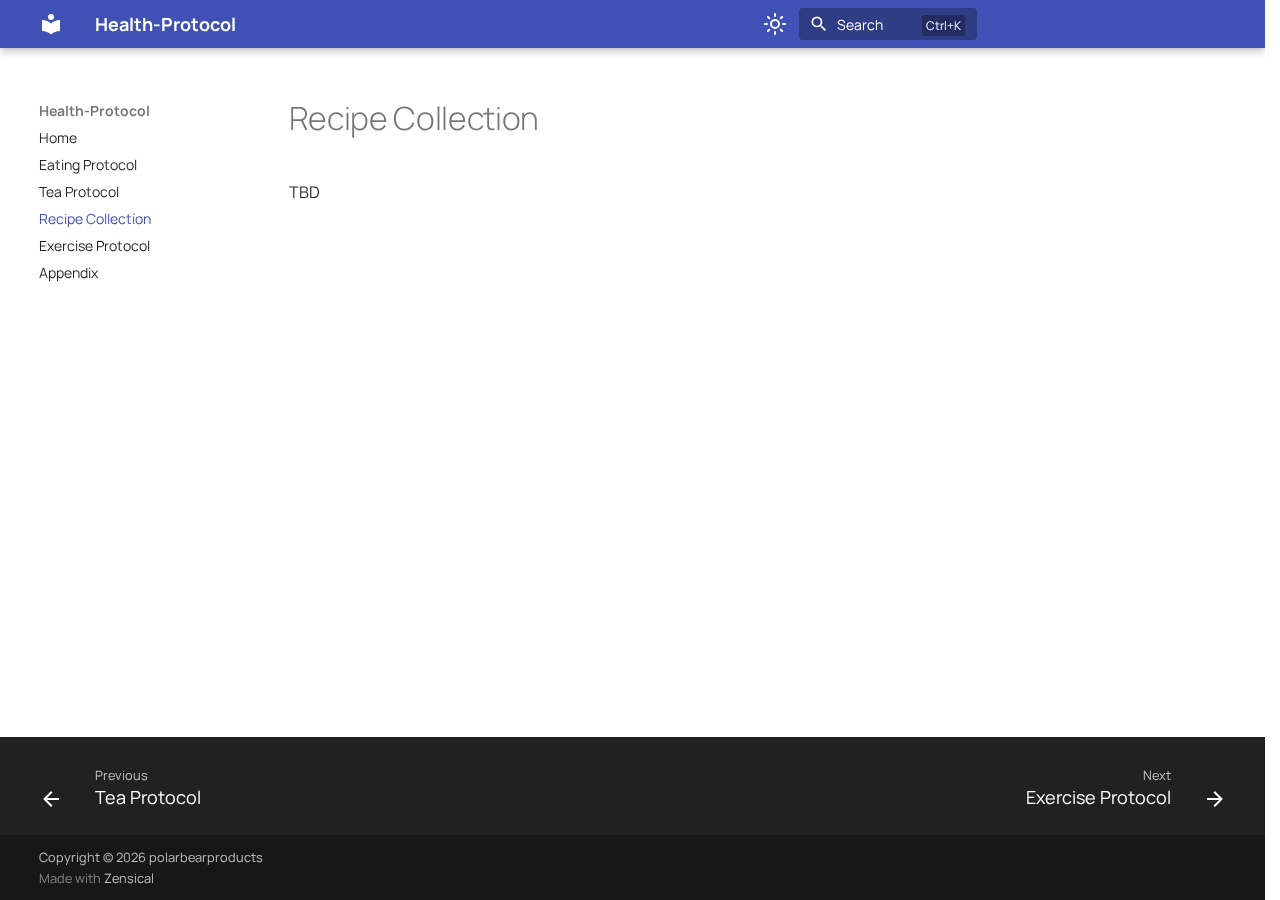
<file: site/recipe_collection/index.html>
<!doctype html>
<html lang="en" class="no-js">
  <head>
    
      <meta charset="utf-8">
      <meta name="viewport" content="width=device-width,initial-scale=1">
      
        <meta name="description" content="A new project generated from the default template project.">
      
      
        <meta name="author" content="PolarbearProducts">
      
      
        <link rel="canonical" href="https://polarbearproducts.github.io/Health-Protocol/recipe_collection/">
      
      
        <link rel="prev" href="../tea_v2/">
      
      
        <link rel="next" href="../exercise_protocol/">
      
      
        
      
      
      <link rel="icon" href="../assets/images/favicon.png">
      <meta name="generator" content="zensical-0.0.23">
    
    
      
        <title>Recipe Collection - Health-Protocol</title>
      
    
    
      
        
      
      <link rel="stylesheet" href="../assets/stylesheets/classic/main.d9d44b50.min.css">
      
        
          
        
        <link rel="stylesheet" href="../assets/stylesheets/classic/palette.7dc9a0ad.min.css">
      
      


    
    
      
    
    
      
        
        
        <link rel="preconnect" href="https://fonts.gstatic.com" crossorigin>
        <link rel="stylesheet" href="https://fonts.googleapis.com/css?family=Manrope:300,300i,400,400i,500,500i,700,700i%7CRoboto+Mono:400,400i,700,700i&display=fallback">
        <style>:root{--md-text-font:"Manrope";--md-code-font:"Roboto Mono"}</style>
      
    
    
      <link rel="stylesheet" href="../stylesheets/extra.css">
    
    <script>__md_scope=new URL("..",location),__md_hash=e=>[...e].reduce(((e,t)=>(e<<5)-e+t.charCodeAt(0)),0),__md_get=(e,t=localStorage,a=__md_scope)=>JSON.parse(t.getItem(a.pathname+"."+e)),__md_set=(e,t,a=localStorage,_=__md_scope)=>{try{a.setItem(_.pathname+"."+e,JSON.stringify(t))}catch(e){}},document.documentElement.setAttribute("data-platform",navigator.platform)</script>
    
      

    
    
  </head>
  
  
    
    
      
    
    
    
    
    <body dir="ltr" data-md-color-scheme="default" data-md-color-primary="indigo" data-md-color-accent="indigo">
  
    
    <input class="md-toggle" data-md-toggle="drawer" type="checkbox" id="__drawer" autocomplete="off">
    <input class="md-toggle" data-md-toggle="search" type="checkbox" id="__search" autocomplete="off">
    <label class="md-overlay" for="__drawer"></label>
    <div data-md-component="skip">
      
        
        <a href="#recipe-collection" class="md-skip">
          Skip to content
        </a>
      
    </div>
    <div data-md-component="announce">
      
    </div>
    
    
      

  

<header class="md-header md-header--shadow" data-md-component="header">
  <nav class="md-header__inner md-grid" aria-label="Header">
    <a href="./.." title="Health-Protocol" class="md-header__button md-logo" aria-label="Health-Protocol" data-md-component="logo">
      
  
  <svg xmlns="http://www.w3.org/2000/svg" viewBox="0 0 24 24"><path d="M12 8a3 3 0 0 0 3-3 3 3 0 0 0-3-3 3 3 0 0 0-3 3 3 3 0 0 0 3 3m0 3.54C9.64 9.35 6.5 8 3 8v11c3.5 0 6.64 1.35 9 3.54 2.36-2.19 5.5-3.54 9-3.54V8c-3.5 0-6.64 1.35-9 3.54"/></svg>

    </a>
    <label class="md-header__button md-icon" for="__drawer">
      
      <svg xmlns="http://www.w3.org/2000/svg" viewBox="0 0 24 24"><path d="M3 6h18v2H3zm0 5h18v2H3zm0 5h18v2H3z"/></svg>
    </label>
    <div class="md-header__title" data-md-component="header-title">
      <div class="md-header__ellipsis">
        <div class="md-header__topic">
          <span class="md-ellipsis">
            Health-Protocol
          </span>
        </div>
        <div class="md-header__topic" data-md-component="header-topic">
          <span class="md-ellipsis">
            
              Recipe Collection
            
          </span>
        </div>
      </div>
    </div>
    
      
        <form class="md-header__option" data-md-component="palette">
  
    
    
    
    <input class="md-option" data-md-color-media="none" data-md-color-scheme="default" data-md-color-primary="indigo" data-md-color-accent="indigo"  aria-label="Switch to dark mode"  type="radio" name="__palette" id="__palette_0">
    
      <label class="md-header__button md-icon" title="Switch to dark mode" for="__palette_1" hidden>
        <svg xmlns="http://www.w3.org/2000/svg" fill="none" stroke="currentColor" stroke-linecap="round" stroke-linejoin="round" stroke-width="2" class="lucide lucide-sun" viewBox="0 0 24 24"><circle cx="12" cy="12" r="4"/><path d="M12 2v2M12 20v2M4.93 4.93l1.41 1.41M17.66 17.66l1.41 1.41M2 12h2M20 12h2M6.34 17.66l-1.41 1.41M19.07 4.93l-1.41 1.41"/></svg>
      </label>
    
  
    
    
    
    <input class="md-option" data-md-color-media="none" data-md-color-scheme="slate" data-md-color-primary="indigo" data-md-color-accent="indigo"  aria-label="Switch to light mode"  type="radio" name="__palette" id="__palette_1">
    
      <label class="md-header__button md-icon" title="Switch to light mode" for="__palette_0" hidden>
        <svg xmlns="http://www.w3.org/2000/svg" fill="none" stroke="currentColor" stroke-linecap="round" stroke-linejoin="round" stroke-width="2" class="lucide lucide-moon" viewBox="0 0 24 24"><path d="M20.985 12.486a9 9 0 1 1-9.473-9.472c.405-.022.617.46.402.803a6 6 0 0 0 8.268 8.268c.344-.215.825-.004.803.401"/></svg>
      </label>
    
  
</form>
      
    
    
      <script>var palette=__md_get("__palette");if(palette&&palette.color){if("(prefers-color-scheme)"===palette.color.media){var media=matchMedia("(prefers-color-scheme: light)"),input=document.querySelector(media.matches?"[data-md-color-media='(prefers-color-scheme: light)']":"[data-md-color-media='(prefers-color-scheme: dark)']");palette.color.media=input.getAttribute("data-md-color-media"),palette.color.scheme=input.getAttribute("data-md-color-scheme"),palette.color.primary=input.getAttribute("data-md-color-primary"),palette.color.accent=input.getAttribute("data-md-color-accent")}for(var[key,value]of Object.entries(palette.color))document.body.setAttribute("data-md-color-"+key,value)}</script>
    
    
    
      
      
        <label class="md-header__button md-icon" for="__search">
          
          <svg xmlns="http://www.w3.org/2000/svg" viewBox="0 0 24 24"><path d="M9.5 3A6.5 6.5 0 0 1 16 9.5c0 1.61-.59 3.09-1.56 4.23l.27.27h.79l5 5-1.5 1.5-5-5v-.79l-.27-.27A6.52 6.52 0 0 1 9.5 16 6.5 6.5 0 0 1 3 9.5 6.5 6.5 0 0 1 9.5 3m0 2C7 5 5 7 5 9.5S7 14 9.5 14 14 12 14 9.5 12 5 9.5 5"/></svg>
        </label>
        <div class="md-search" data-md-component="search" role="dialog" aria-label="Search">
  <button type="button" class="md-search__button">
    Search
  </button>
</div>
      
    
    <div class="md-header__source">
      
    </div>
  </nav>
  
</header>
    
    <div class="md-container" data-md-component="container">
      
      
        
          
        
      
      <main class="md-main" data-md-component="main">
        <div class="md-main__inner md-grid">
          
            
              
              <div class="md-sidebar md-sidebar--primary" data-md-component="sidebar" data-md-type="navigation" >
                <div class="md-sidebar__scrollwrap">
                  <div class="md-sidebar__inner">
                    



<nav class="md-nav md-nav--primary" aria-label="Navigation" data-md-level="0">
  <label class="md-nav__title" for="__drawer">
    <a href="./.." title="Health-Protocol" class="md-nav__button md-logo" aria-label="Health-Protocol" data-md-component="logo">
      
  
  <svg xmlns="http://www.w3.org/2000/svg" viewBox="0 0 24 24"><path d="M12 8a3 3 0 0 0 3-3 3 3 0 0 0-3-3 3 3 0 0 0-3 3 3 3 0 0 0 3 3m0 3.54C9.64 9.35 6.5 8 3 8v11c3.5 0 6.64 1.35 9 3.54 2.36-2.19 5.5-3.54 9-3.54V8c-3.5 0-6.64 1.35-9 3.54"/></svg>

    </a>
    Health-Protocol
  </label>
  
  <ul class="md-nav__list" data-md-scrollfix>
    
      
      
  
  
  
  
    <li class="md-nav__item">
      <a href="./.." class="md-nav__link">
        
  
  
  <span class="md-ellipsis">
    
  
    Home
  

    
  </span>
  
  

      </a>
    </li>
  

    
      
      
  
  
  
  
    <li class="md-nav__item">
      <a href="../eating_protocol/" class="md-nav__link">
        
  
  
  <span class="md-ellipsis">
    
  
    Eating Protocol
  

    
  </span>
  
  

      </a>
    </li>
  

    
      
      
  
  
  
  
    <li class="md-nav__item">
      <a href="../tea_v2/" class="md-nav__link">
        
  
  
  <span class="md-ellipsis">
    
  
    Tea Protocol
  

    
  </span>
  
  

      </a>
    </li>
  

    
      
      
  
  
    
  
  
  
    <li class="md-nav__item md-nav__item--active">
      
      <input class="md-nav__toggle md-toggle" type="checkbox" id="__toc">
      
      
        
      
      
      <a href="././" class="md-nav__link md-nav__link--active">
        
  
  
  <span class="md-ellipsis">
    
  
    Recipe Collection
  

    
  </span>
  
  

      </a>
      
    </li>
  

    
      
      
  
  
  
  
    <li class="md-nav__item">
      <a href="../exercise_protocol/" class="md-nav__link">
        
  
  
  <span class="md-ellipsis">
    
  
    Exercise Protocol
  

    
  </span>
  
  

      </a>
    </li>
  

    
      
      
  
  
  
  
    <li class="md-nav__item">
      <a href="../ref/" class="md-nav__link">
        
  
  
  <span class="md-ellipsis">
    
  
    Appendix
  

    
  </span>
  
  

      </a>
    </li>
  

    
  </ul>
</nav>
                  </div>
                </div>
              </div>
            
            
              
              <div class="md-sidebar md-sidebar--secondary" data-md-component="sidebar" data-md-type="toc" >
                <div class="md-sidebar__scrollwrap">
                  <div class="md-sidebar__inner">
                    


<nav class="md-nav md-nav--secondary" aria-label="On this page">
  
  
  
    
  
  
</nav>
                  </div>
                </div>
              </div>
            
          
          
            <div class="md-content" data-md-component="content">
              
                



  


              
              <article class="md-content__inner md-typeset">
                
                  

<h1 id="recipe-collection">Recipe Collection<a class="headerlink" href="#recipe-collection" title="Permanent link">&para;</a></h1>
<p>TBD</p>














                
              </article>
            </div>
          
          
  <script>var tabs=__md_get("__tabs");if(Array.isArray(tabs))e:for(var set of document.querySelectorAll(".tabbed-set")){var labels=set.querySelector(".tabbed-labels");for(var tab of tabs)for(var label of labels.getElementsByTagName("label"))if(label.innerText.trim()===tab){var input=document.getElementById(label.htmlFor);input.checked=!0;continue e}}</script>

<script>var target=document.getElementById(location.hash.slice(1));target&&target.name&&(target.checked=target.name.startsWith("__tabbed_"))</script>
        </div>
        
          <button type="button" class="md-top md-icon" data-md-component="top" hidden>
  
  <svg xmlns="http://www.w3.org/2000/svg" viewBox="0 0 24 24"><path d="M13 20h-2V8l-5.5 5.5-1.42-1.42L12 4.16l7.92 7.92-1.42 1.42L13 8z"/></svg>
  Back to top
</button>
        
      </main>
      
        <footer class="md-footer">
  
    
      
      <nav class="md-footer__inner md-grid" aria-label="Footer" >
        
          
          <a href="../tea_v2/" class="md-footer__link md-footer__link--prev" aria-label="Previous: Tea Protocol">
            <div class="md-footer__button md-icon">
              
              <svg xmlns="http://www.w3.org/2000/svg" viewBox="0 0 24 24"><path d="M20 11v2H8l5.5 5.5-1.42 1.42L4.16 12l7.92-7.92L13.5 5.5 8 11z"/></svg>
            </div>
            <div class="md-footer__title">
              <span class="md-footer__direction">
                Previous
              </span>
              <div class="md-ellipsis">
                Tea Protocol
              </div>
            </div>
          </a>
        
        
          
          <a href="../exercise_protocol/" class="md-footer__link md-footer__link--next" aria-label="Next: Exercise Protocol">
            <div class="md-footer__title">
              <span class="md-footer__direction">
                Next
              </span>
              <div class="md-ellipsis">
                Exercise Protocol
              </div>
            </div>
            <div class="md-footer__button md-icon">
              
              <svg xmlns="http://www.w3.org/2000/svg" viewBox="0 0 24 24"><path d="M4 11v2h12l-5.5 5.5 1.42 1.42L19.84 12l-7.92-7.92L10.5 5.5 16 11z"/></svg>
            </div>
          </a>
        
      </nav>
    
  
  <div class="md-footer-meta md-typeset">
    <div class="md-footer-meta__inner md-grid">
      <div class="md-copyright">
  
    <div class="md-copyright__highlight">
      Copyright &copy; 2026 polarbearproducts

    </div>
  
  
    Made with
    <a href="https://zensical.org/" target="_blank" rel="noopener">
      Zensical
    </a>
  
</div>
      
    </div>
  </div>
</footer>
      
    </div>
    <div class="md-dialog" data-md-component="dialog">
      <div class="md-dialog__inner md-typeset"></div>
    </div>
    
    
    
      
      
      
      <script id="__config" type="application/json">{"annotate":null,"base":"..","features":["announce.dismiss","content.code.annotate","content.code.copy","content.code.select","content.footnote.tooltips","content.tabs.link","content.tooltips","navigation.footer","navigation.indexes","navigation.instant","navigation.instant.prefetch","navigation.path","navigation.sections","navigation.top","navigation.tracking","search.highlight"],"search":"../assets/javascripts/workers/search.e2d2d235.min.js","tags":null,"translations":{"clipboard.copied":"Copied to clipboard","clipboard.copy":"Copy to clipboard","search.result.more.one":"1 more on this page","search.result.more.other":"# more on this page","search.result.none":"No matching documents","search.result.one":"1 matching document","search.result.other":"# matching documents","search.result.placeholder":"Type to start searching","search.result.term.missing":"Missing","select.version":"Select version"},"version":null}</script>
    
    
      <script src="../assets/javascripts/bundle.5fcf0de6.min.js"></script>
      
    
  </body>
</html>
</file>
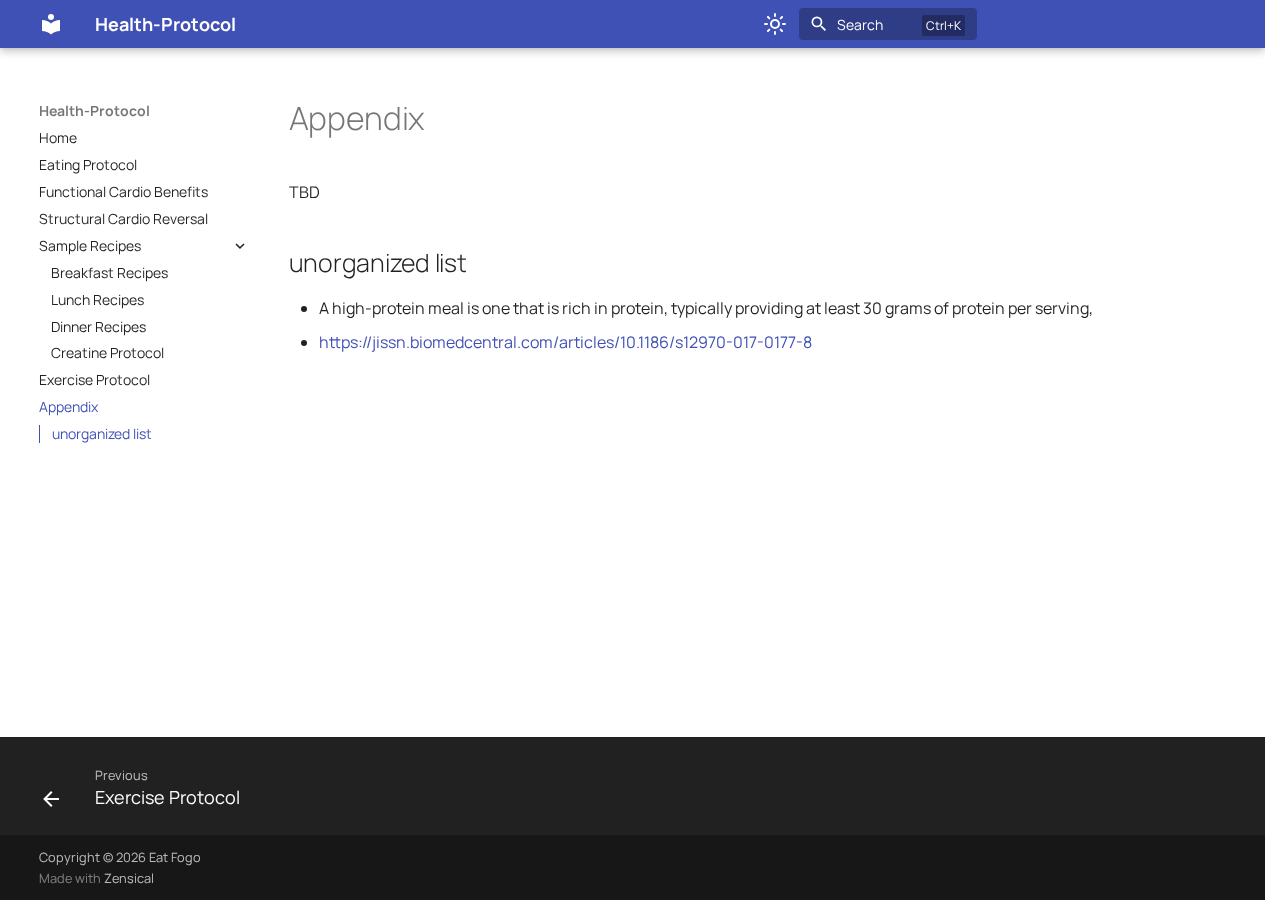
<file: site/ref/index.html>
<!doctype html>
<html lang="en" class="no-js">
  <head>
    
      <meta charset="utf-8">
      <meta name="viewport" content="width=device-width,initial-scale=1">
      
        <meta name="description" content="A new project generated from the default template project.">
      
      
        <meta name="author" content="PolarbearProducts">
      
      
        <link rel="canonical" href="https://polarbearproducts.github.io/Health-Protocol/ref/">
      
      
        <link rel="prev" href="../exercise_protocol/">
      
      
      
        
      
      
      <link rel="icon" href="../assets/images/favicon.png">
      <meta name="generator" content="zensical-0.0.23">
    
    
      
        <title>Appendix - Health-Protocol</title>
      
    
    
      
        
      
      <link rel="stylesheet" href="../assets/stylesheets/classic/main.d9d44b50.min.css">
      
        
          
        
        <link rel="stylesheet" href="../assets/stylesheets/classic/palette.7dc9a0ad.min.css">
      
      


    
    
      
    
    
      
        
        
        <link rel="preconnect" href="https://fonts.gstatic.com" crossorigin>
        <link rel="stylesheet" href="https://fonts.googleapis.com/css?family=Manrope:300,300i,400,400i,500,500i,700,700i%7CRoboto+Mono:400,400i,700,700i&display=fallback">
        <style>:root{--md-text-font:"Manrope";--md-code-font:"Roboto Mono"}</style>
      
    
    
      <link rel="stylesheet" href="../stylesheets/extra.css">
    
    <script>__md_scope=new URL("..",location),__md_hash=e=>[...e].reduce(((e,t)=>(e<<5)-e+t.charCodeAt(0)),0),__md_get=(e,t=localStorage,a=__md_scope)=>JSON.parse(t.getItem(a.pathname+"."+e)),__md_set=(e,t,a=localStorage,_=__md_scope)=>{try{a.setItem(_.pathname+"."+e,JSON.stringify(t))}catch(e){}},document.documentElement.setAttribute("data-platform",navigator.platform)</script>
    
      

    
    
  </head>
  
  
    
    
      
    
    
    
    
    <body dir="ltr" data-md-color-scheme="default" data-md-color-primary="indigo" data-md-color-accent="indigo">
  
    
    <input class="md-toggle" data-md-toggle="drawer" type="checkbox" id="__drawer" autocomplete="off">
    <input class="md-toggle" data-md-toggle="search" type="checkbox" id="__search" autocomplete="off">
    <label class="md-overlay" for="__drawer"></label>
    <div data-md-component="skip">
      
        
        <a href="#appendix" class="md-skip">
          Skip to content
        </a>
      
    </div>
    <div data-md-component="announce">
      
    </div>
    
    
      

  

<header class="md-header md-header--shadow" data-md-component="header">
  <nav class="md-header__inner md-grid" aria-label="Header">
    <a href="./.." title="Health-Protocol" class="md-header__button md-logo" aria-label="Health-Protocol" data-md-component="logo">
      
  
  <svg xmlns="http://www.w3.org/2000/svg" viewBox="0 0 24 24"><path d="M12 8a3 3 0 0 0 3-3 3 3 0 0 0-3-3 3 3 0 0 0-3 3 3 3 0 0 0 3 3m0 3.54C9.64 9.35 6.5 8 3 8v11c3.5 0 6.64 1.35 9 3.54 2.36-2.19 5.5-3.54 9-3.54V8c-3.5 0-6.64 1.35-9 3.54"/></svg>

    </a>
    <label class="md-header__button md-icon" for="__drawer">
      
      <svg xmlns="http://www.w3.org/2000/svg" viewBox="0 0 24 24"><path d="M3 6h18v2H3zm0 5h18v2H3zm0 5h18v2H3z"/></svg>
    </label>
    <div class="md-header__title" data-md-component="header-title">
      <div class="md-header__ellipsis">
        <div class="md-header__topic">
          <span class="md-ellipsis">
            Health-Protocol
          </span>
        </div>
        <div class="md-header__topic" data-md-component="header-topic">
          <span class="md-ellipsis">
            
              Appendix
            
          </span>
        </div>
      </div>
    </div>
    
      
        <form class="md-header__option" data-md-component="palette">
  
    
    
    
    <input class="md-option" data-md-color-media="none" data-md-color-scheme="default" data-md-color-primary="indigo" data-md-color-accent="indigo"  aria-label="Switch to dark mode"  type="radio" name="__palette" id="__palette_0">
    
      <label class="md-header__button md-icon" title="Switch to dark mode" for="__palette_1" hidden>
        <svg xmlns="http://www.w3.org/2000/svg" fill="none" stroke="currentColor" stroke-linecap="round" stroke-linejoin="round" stroke-width="2" class="lucide lucide-sun" viewBox="0 0 24 24"><circle cx="12" cy="12" r="4"/><path d="M12 2v2M12 20v2M4.93 4.93l1.41 1.41M17.66 17.66l1.41 1.41M2 12h2M20 12h2M6.34 17.66l-1.41 1.41M19.07 4.93l-1.41 1.41"/></svg>
      </label>
    
  
    
    
    
    <input class="md-option" data-md-color-media="none" data-md-color-scheme="slate" data-md-color-primary="indigo" data-md-color-accent="indigo"  aria-label="Switch to light mode"  type="radio" name="__palette" id="__palette_1">
    
      <label class="md-header__button md-icon" title="Switch to light mode" for="__palette_0" hidden>
        <svg xmlns="http://www.w3.org/2000/svg" fill="none" stroke="currentColor" stroke-linecap="round" stroke-linejoin="round" stroke-width="2" class="lucide lucide-moon" viewBox="0 0 24 24"><path d="M20.985 12.486a9 9 0 1 1-9.473-9.472c.405-.022.617.46.402.803a6 6 0 0 0 8.268 8.268c.344-.215.825-.004.803.401"/></svg>
      </label>
    
  
</form>
      
    
    
      <script>var palette=__md_get("__palette");if(palette&&palette.color){if("(prefers-color-scheme)"===palette.color.media){var media=matchMedia("(prefers-color-scheme: light)"),input=document.querySelector(media.matches?"[data-md-color-media='(prefers-color-scheme: light)']":"[data-md-color-media='(prefers-color-scheme: dark)']");palette.color.media=input.getAttribute("data-md-color-media"),palette.color.scheme=input.getAttribute("data-md-color-scheme"),palette.color.primary=input.getAttribute("data-md-color-primary"),palette.color.accent=input.getAttribute("data-md-color-accent")}for(var[key,value]of Object.entries(palette.color))document.body.setAttribute("data-md-color-"+key,value)}</script>
    
    
    
      
      
        <label class="md-header__button md-icon" for="__search">
          
          <svg xmlns="http://www.w3.org/2000/svg" viewBox="0 0 24 24"><path d="M9.5 3A6.5 6.5 0 0 1 16 9.5c0 1.61-.59 3.09-1.56 4.23l.27.27h.79l5 5-1.5 1.5-5-5v-.79l-.27-.27A6.52 6.52 0 0 1 9.5 16 6.5 6.5 0 0 1 3 9.5 6.5 6.5 0 0 1 9.5 3m0 2C7 5 5 7 5 9.5S7 14 9.5 14 14 12 14 9.5 12 5 9.5 5"/></svg>
        </label>
        <div class="md-search" data-md-component="search" role="dialog" aria-label="Search">
  <button type="button" class="md-search__button">
    Search
  </button>
</div>
      
    
    <div class="md-header__source">
      
    </div>
  </nav>
  
</header>
    
    <div class="md-container" data-md-component="container">
      
      
        
          
        
      
      <main class="md-main" data-md-component="main">
        <div class="md-main__inner md-grid">
          
            
              
              <div class="md-sidebar md-sidebar--primary" data-md-component="sidebar" data-md-type="navigation" >
                <div class="md-sidebar__scrollwrap">
                  <div class="md-sidebar__inner">
                    



  

<nav class="md-nav md-nav--primary md-nav--integrated" aria-label="Navigation" data-md-level="0">
  <label class="md-nav__title" for="__drawer">
    <a href="./.." title="Health-Protocol" class="md-nav__button md-logo" aria-label="Health-Protocol" data-md-component="logo">
      
  
  <svg xmlns="http://www.w3.org/2000/svg" viewBox="0 0 24 24"><path d="M12 8a3 3 0 0 0 3-3 3 3 0 0 0-3-3 3 3 0 0 0-3 3 3 3 0 0 0 3 3m0 3.54C9.64 9.35 6.5 8 3 8v11c3.5 0 6.64 1.35 9 3.54 2.36-2.19 5.5-3.54 9-3.54V8c-3.5 0-6.64 1.35-9 3.54"/></svg>

    </a>
    Health-Protocol
  </label>
  
  <ul class="md-nav__list" data-md-scrollfix>
    
      
      
  
  
  
  
    <li class="md-nav__item">
      <a href="./.." class="md-nav__link">
        
  
  
  <span class="md-ellipsis">
    
  
    Home
  

    
  </span>
  
  

      </a>
    </li>
  

    
      
      
  
  
  
  
    <li class="md-nav__item">
      <a href="../eating_protocol/" class="md-nav__link">
        
  
  
  <span class="md-ellipsis">
    
  
    Eating Protocol
  

    
  </span>
  
  

      </a>
    </li>
  

    
      
      
  
  
  
  
    <li class="md-nav__item">
      <a href="../tea_v2/" class="md-nav__link">
        
  
  
  <span class="md-ellipsis">
    
  
    Functional Cardio Benefits
  

    
  </span>
  
  

      </a>
    </li>
  

    
      
      
  
  
  
  
    <li class="md-nav__item">
      <a href="../structural/" class="md-nav__link">
        
  
  
  <span class="md-ellipsis">
    
  
    Structural Cardio Reversal
  

    
  </span>
  
  

      </a>
    </li>
  

    
      
      
  
  
  
  
    
    
      
        
      
        
      
        
      
        
      
    
    
    
    
    <li class="md-nav__item md-nav__item--nested">
      
        
        
          
        
        <input class="md-nav__toggle md-toggle md-toggle--indeterminate" type="checkbox" id="__nav_5" >
        
          
          <label class="md-nav__link" for="__nav_5" id="__nav_5_label" tabindex="0">
            
  
  
  <span class="md-ellipsis">
    
  
    Sample Recipes
  

    
  </span>
  
  

            <span class="md-nav__icon md-icon"></span>
          </label>
        
        <nav class="md-nav" data-md-level="1" aria-labelledby="__nav_5_label" aria-expanded="false">
          <label class="md-nav__title" for="__nav_5">
            <span class="md-nav__icon md-icon"></span>
            
  
    Sample Recipes
  

          </label>
          <ul class="md-nav__list" data-md-scrollfix>
            
              
                
  
  
  
  
    <li class="md-nav__item">
      <a href="../recipes/breakfast/" class="md-nav__link">
        
  
  
  <span class="md-ellipsis">
    
  
    Breakfast Recipes
  

    
  </span>
  
  

      </a>
    </li>
  

              
            
              
                
  
  
  
  
    <li class="md-nav__item">
      <a href="../recipes/lunch/" class="md-nav__link">
        
  
  
  <span class="md-ellipsis">
    
  
    Lunch Recipes
  

    
  </span>
  
  

      </a>
    </li>
  

              
            
              
                
  
  
  
  
    <li class="md-nav__item">
      <a href="../recipes/dinner/" class="md-nav__link">
        
  
  
  <span class="md-ellipsis">
    
  
    Dinner Recipes
  

    
  </span>
  
  

      </a>
    </li>
  

              
            
              
                
  
  
  
  
    <li class="md-nav__item">
      <a href="../recipes/creatine/" class="md-nav__link">
        
  
  
  <span class="md-ellipsis">
    
  
    Creatine Protocol
  

    
  </span>
  
  

      </a>
    </li>
  

              
            
          </ul>
        </nav>
      
    </li>
  

    
      
      
  
  
  
  
    <li class="md-nav__item">
      <a href="../exercise_protocol/" class="md-nav__link">
        
  
  
  <span class="md-ellipsis">
    
  
    Exercise Protocol
  

    
  </span>
  
  

      </a>
    </li>
  

    
      
      
  
  
    
  
  
  
    <li class="md-nav__item md-nav__item--active">
      
      <input class="md-nav__toggle md-toggle" type="checkbox" id="__toc">
      
      
        
      
      
        <label class="md-nav__link md-nav__link--active" for="__toc">
          
  
  
  <span class="md-ellipsis">
    
  
    Appendix
  

    
  </span>
  
  

          <span class="md-nav__icon md-icon"></span>
        </label>
      
      <a href="././" class="md-nav__link md-nav__link--active">
        
  
  
  <span class="md-ellipsis">
    
  
    Appendix
  

    
  </span>
  
  

      </a>
      
        


<nav class="md-nav md-nav--secondary" aria-label="On this page">
  
  
  
    
  
  
    <label class="md-nav__title" for="__toc">
      <span class="md-nav__icon md-icon"></span>
      On this page
    </label>
    <ul class="md-nav__list" data-md-component="toc" data-md-scrollfix>
      
        <li class="md-nav__item">
  <a href="#unorganized-list" class="md-nav__link">
    <span class="md-ellipsis">
      
        unorganized list
      
    </span>
  </a>
  
</li>
      
    </ul>
  
</nav>
      
    </li>
  

    
  </ul>
</nav>
                  </div>
                </div>
              </div>
            
            
          
          
            <div class="md-content" data-md-component="content">
              
                



  


              
              <article class="md-content__inner md-typeset">
                
                  

<h1 id="appendix">Appendix<a class="headerlink" href="#appendix" title="Permanent link">&para;</a></h1>
<p>TBD</p>
<h2 id="unorganized-list">unorganized list<a class="headerlink" href="#unorganized-list" title="Permanent link">&para;</a></h2>
<ul>
<li>A high-protein meal is one that is rich in protein, typically providing at least 30 grams of protein per serving,  </li>
<li><a href="https://jissn.biomedcentral.com/articles/10.1186/s12970-017-0177-8">https://jissn.biomedcentral.com/articles/10.1186/s12970-017-0177-8</a>  </li>
</ul>














                
              </article>
            </div>
          
          
  <script>var tabs=__md_get("__tabs");if(Array.isArray(tabs))e:for(var set of document.querySelectorAll(".tabbed-set")){var labels=set.querySelector(".tabbed-labels");for(var tab of tabs)for(var label of labels.getElementsByTagName("label"))if(label.innerText.trim()===tab){var input=document.getElementById(label.htmlFor);input.checked=!0;continue e}}</script>

<script>var target=document.getElementById(location.hash.slice(1));target&&target.name&&(target.checked=target.name.startsWith("__tabbed_"))</script>
        </div>
        
          <button type="button" class="md-top md-icon" data-md-component="top" hidden>
  
  <svg xmlns="http://www.w3.org/2000/svg" viewBox="0 0 24 24"><path d="M13 20h-2V8l-5.5 5.5-1.42-1.42L12 4.16l7.92 7.92-1.42 1.42L13 8z"/></svg>
  Back to top
</button>
        
      </main>
      
        <footer class="md-footer">
  
    
      
      <nav class="md-footer__inner md-grid" aria-label="Footer" >
        
          
          <a href="../exercise_protocol/" class="md-footer__link md-footer__link--prev" aria-label="Previous: Exercise Protocol">
            <div class="md-footer__button md-icon">
              
              <svg xmlns="http://www.w3.org/2000/svg" viewBox="0 0 24 24"><path d="M20 11v2H8l5.5 5.5-1.42 1.42L4.16 12l7.92-7.92L13.5 5.5 8 11z"/></svg>
            </div>
            <div class="md-footer__title">
              <span class="md-footer__direction">
                Previous
              </span>
              <div class="md-ellipsis">
                Exercise Protocol
              </div>
            </div>
          </a>
        
        
      </nav>
    
  
  <div class="md-footer-meta md-typeset">
    <div class="md-footer-meta__inner md-grid">
      <div class="md-copyright">
  
    <div class="md-copyright__highlight">
      Copyright &copy; 2026 Eat Fogo 

    </div>
  
  
    Made with
    <a href="https://zensical.org/" target="_blank" rel="noopener">
      Zensical
    </a>
  
</div>
      
    </div>
  </div>
</footer>
      
    </div>
    <div class="md-dialog" data-md-component="dialog">
      <div class="md-dialog__inner md-typeset"></div>
    </div>
    
    
    
      
      
      
      <script id="__config" type="application/json">{"annotate":null,"base":"..","features":["announce.dismiss","content.code.annotate","content.code.copy","content.code.select","content.footnote.tooltips","content.tabs.link","content.tooltips","navigation.expand","navigation.footer","navigation.indexes","navigation.instant","navigation.instant.prefetch","navigation.path","navigation.top","navigation.tracking","search.highlight","toc.follow","toc.integrate"],"search":"../assets/javascripts/workers/search.e2d2d235.min.js","tags":null,"translations":{"clipboard.copied":"Copied to clipboard","clipboard.copy":"Copy to clipboard","search.result.more.one":"1 more on this page","search.result.more.other":"# more on this page","search.result.none":"No matching documents","search.result.one":"1 matching document","search.result.other":"# matching documents","search.result.placeholder":"Type to start searching","search.result.term.missing":"Missing","select.version":"Select version"},"version":null}</script>
    
    
      <script src="../assets/javascripts/bundle.5fcf0de6.min.js"></script>
      
    
  </body>
</html>
</file>
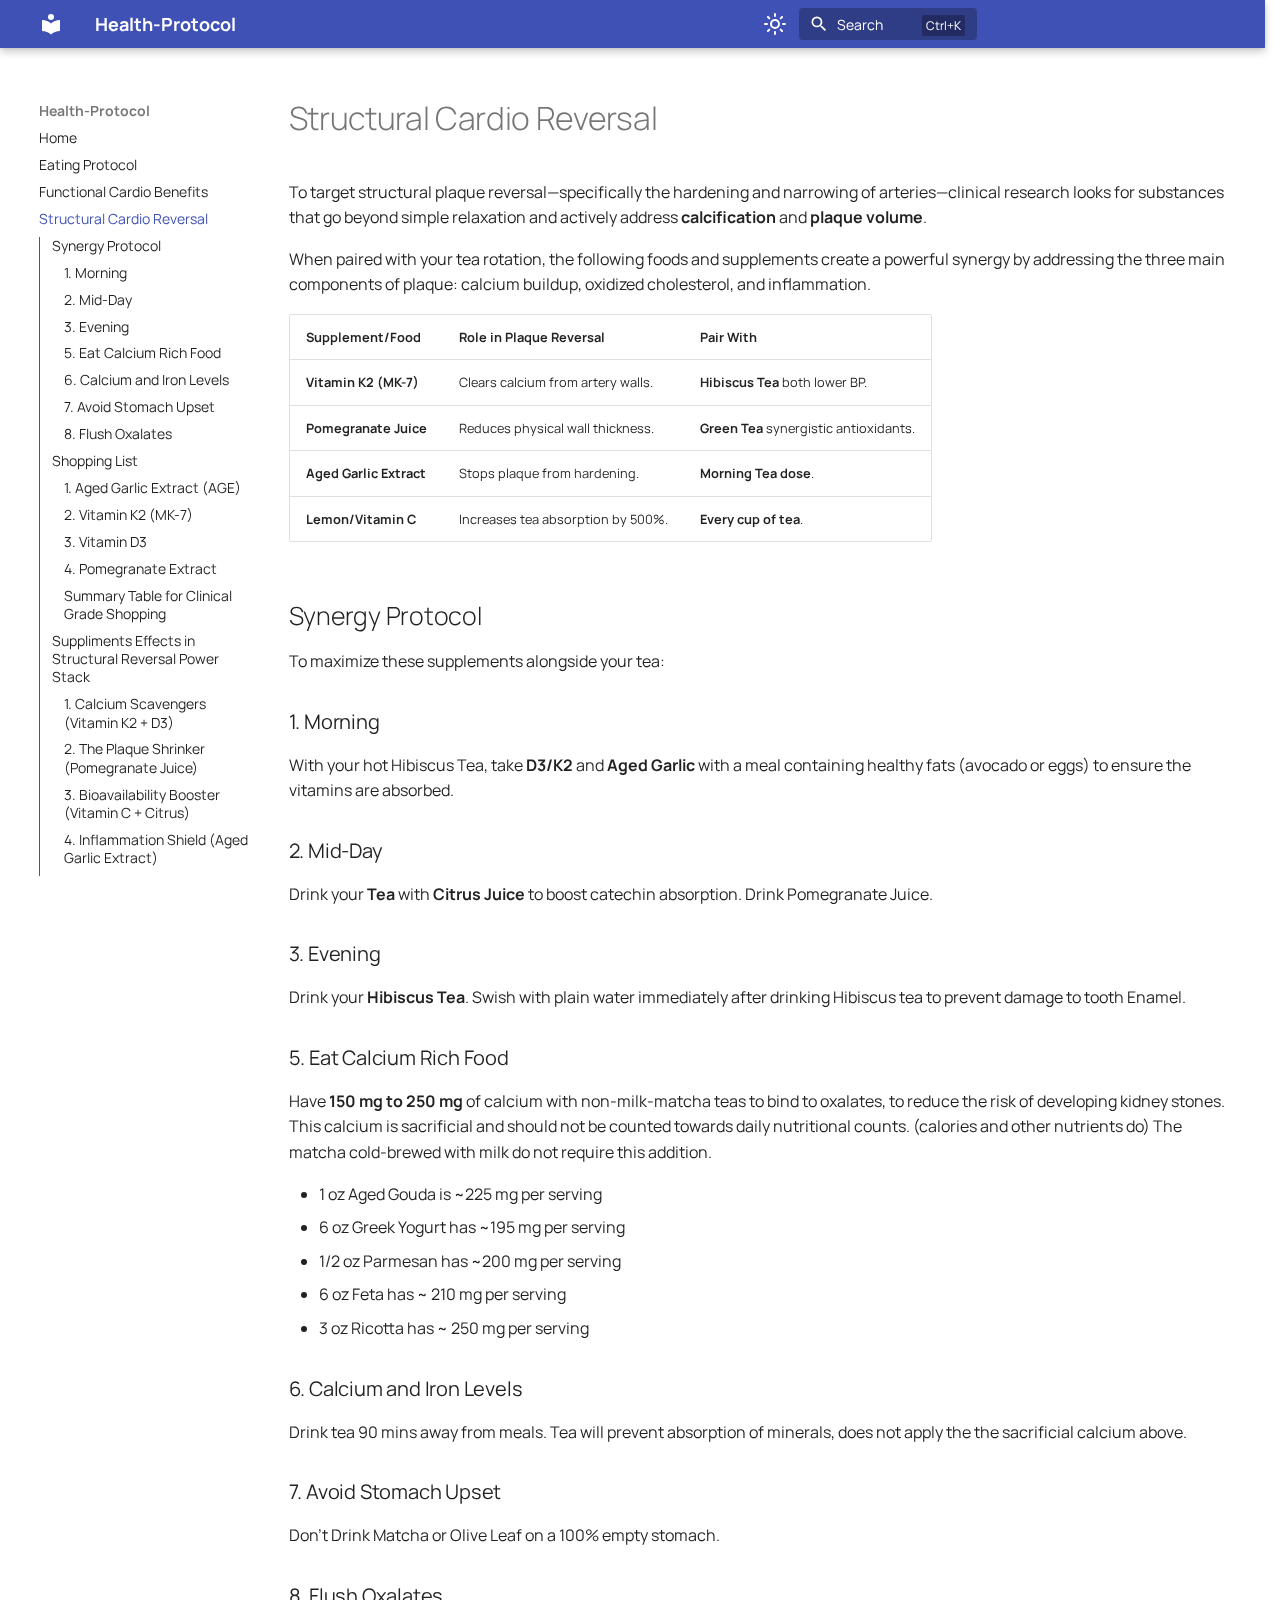
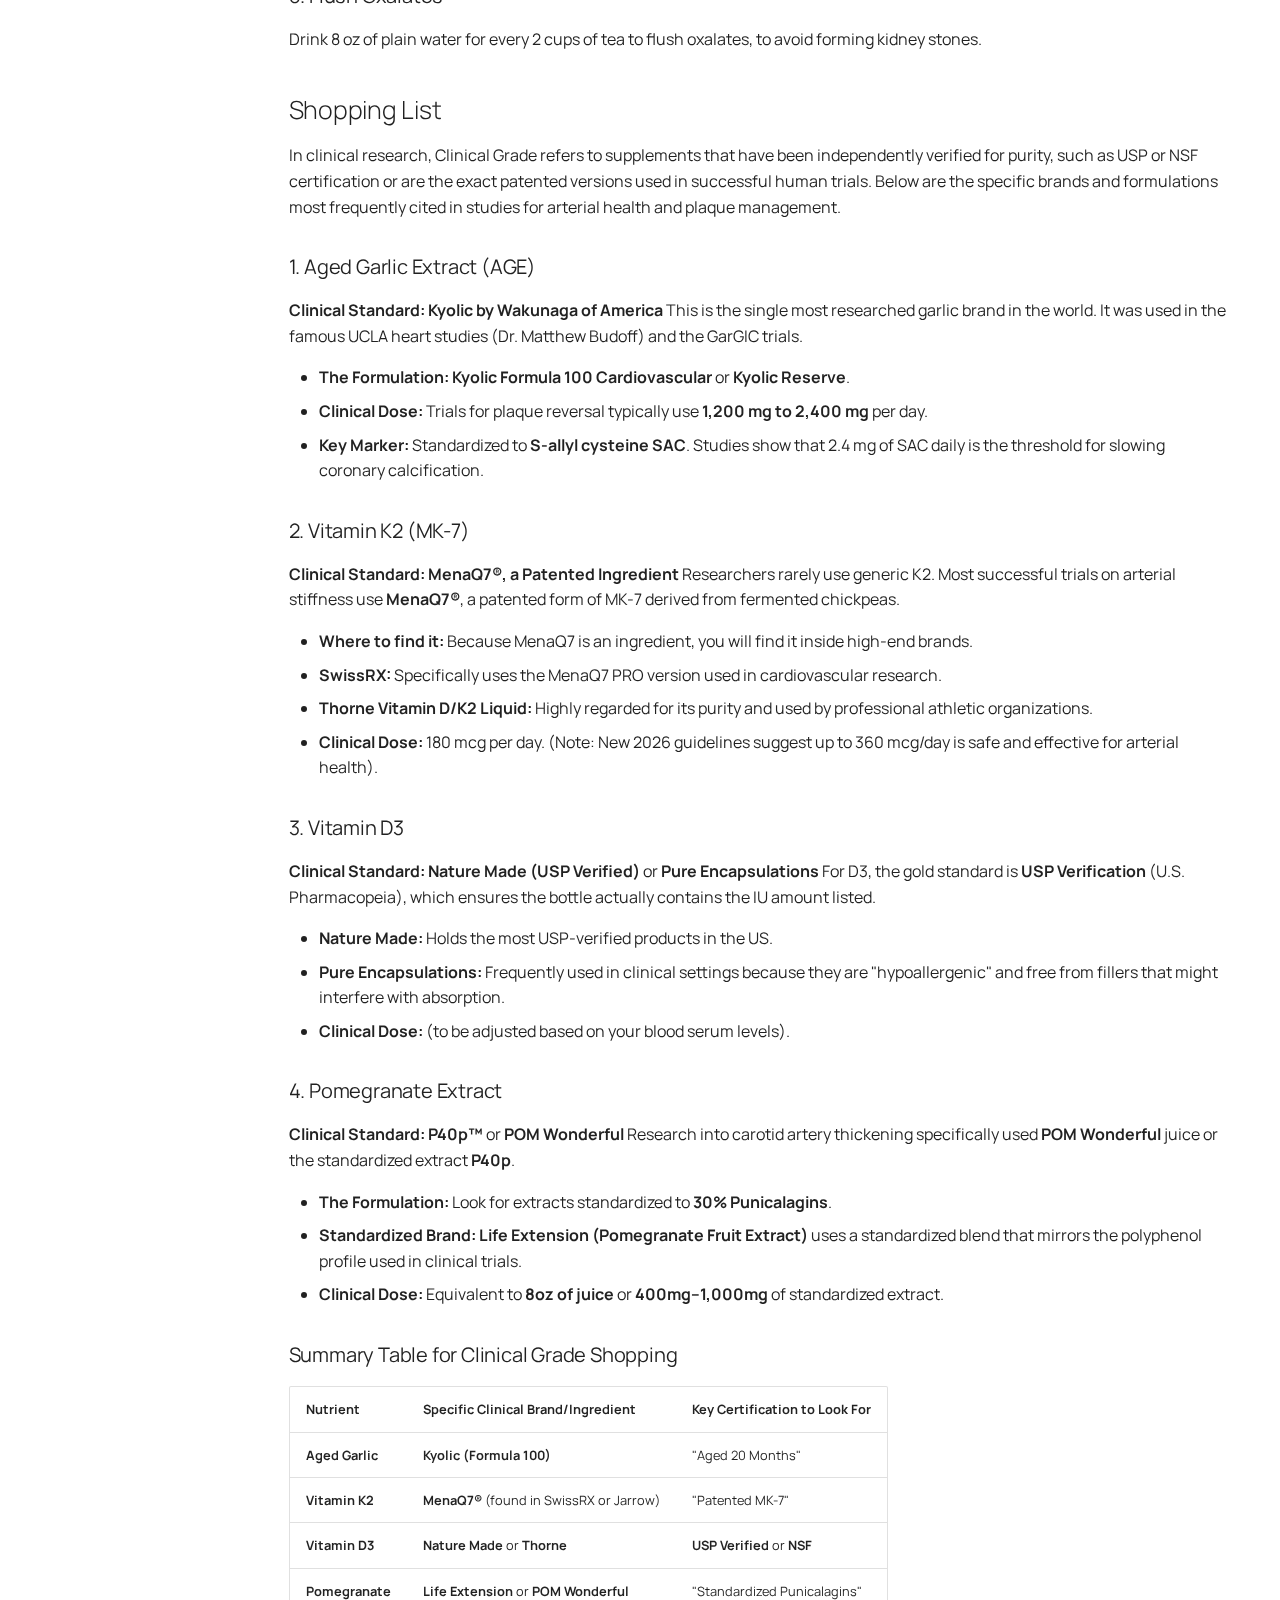
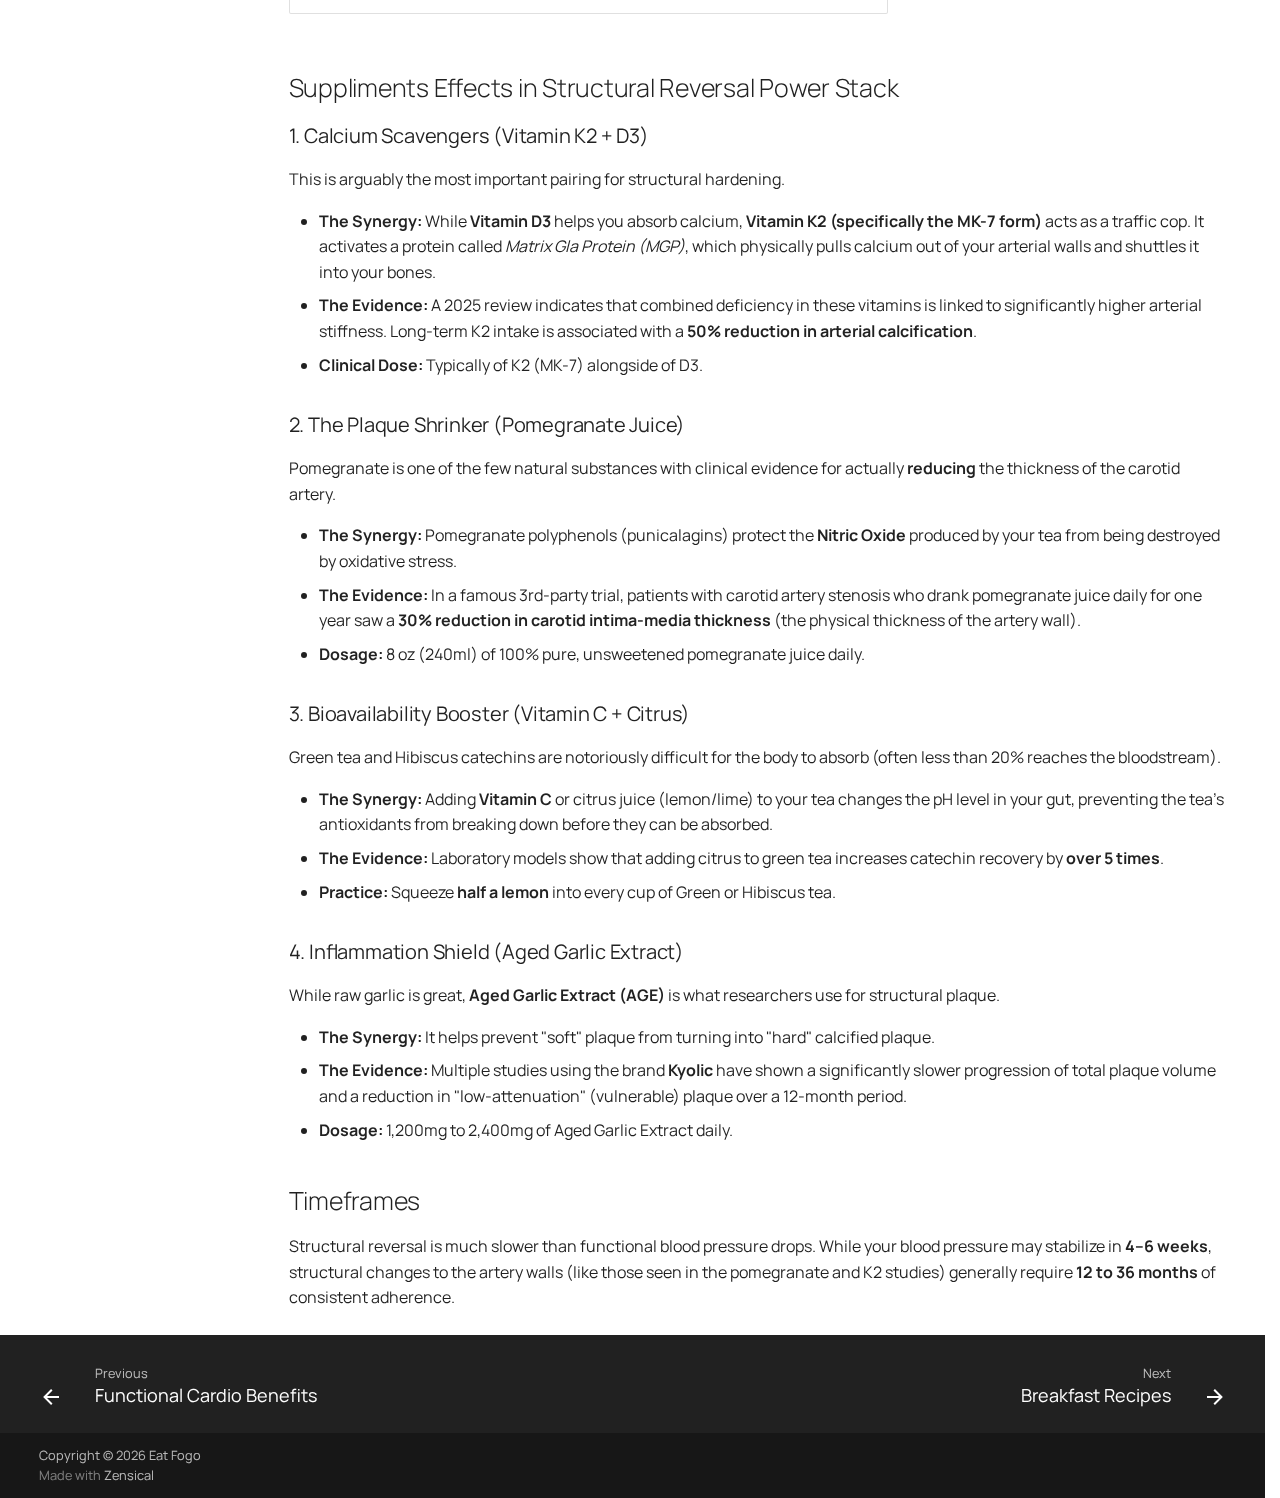
<file: site/structural/index.html>
<!doctype html>
<html lang="en" class="no-js">
  <head>
    
      <meta charset="utf-8">
      <meta name="viewport" content="width=device-width,initial-scale=1">
      
        <meta name="description" content="A new project generated from the default template project.">
      
      
        <meta name="author" content="PolarbearProducts">
      
      
        <link rel="canonical" href="https://polarbearproducts.github.io/Health-Protocol/structural/">
      
      
        <link rel="prev" href="../tea_v2/">
      
      
        <link rel="next" href="../recipes/breakfast/">
      
      
        
      
      
      <link rel="icon" href="../assets/images/favicon.png">
      <meta name="generator" content="zensical-0.0.23">
    
    
      
        <title>Structural Cardio Reversal - Health-Protocol</title>
      
    
    
      
        
      
      <link rel="stylesheet" href="../assets/stylesheets/classic/main.d9d44b50.min.css">
      
        
          
        
        <link rel="stylesheet" href="../assets/stylesheets/classic/palette.7dc9a0ad.min.css">
      
      


    
    
      
    
    
      
        
        
        <link rel="preconnect" href="https://fonts.gstatic.com" crossorigin>
        <link rel="stylesheet" href="https://fonts.googleapis.com/css?family=Manrope:300,300i,400,400i,500,500i,700,700i%7CRoboto+Mono:400,400i,700,700i&display=fallback">
        <style>:root{--md-text-font:"Manrope";--md-code-font:"Roboto Mono"}</style>
      
    
    
      <link rel="stylesheet" href="../stylesheets/extra.css">
    
    <script>__md_scope=new URL("..",location),__md_hash=e=>[...e].reduce(((e,t)=>(e<<5)-e+t.charCodeAt(0)),0),__md_get=(e,t=localStorage,a=__md_scope)=>JSON.parse(t.getItem(a.pathname+"."+e)),__md_set=(e,t,a=localStorage,_=__md_scope)=>{try{a.setItem(_.pathname+"."+e,JSON.stringify(t))}catch(e){}},document.documentElement.setAttribute("data-platform",navigator.platform)</script>
    
      

    
    
  </head>
  
  
    
    
      
    
    
    
    
    <body dir="ltr" data-md-color-scheme="default" data-md-color-primary="indigo" data-md-color-accent="indigo">
  
    
    <input class="md-toggle" data-md-toggle="drawer" type="checkbox" id="__drawer" autocomplete="off">
    <input class="md-toggle" data-md-toggle="search" type="checkbox" id="__search" autocomplete="off">
    <label class="md-overlay" for="__drawer"></label>
    <div data-md-component="skip">
      
        
        <a href="#structural-cardio-reversal" class="md-skip">
          Skip to content
        </a>
      
    </div>
    <div data-md-component="announce">
      
    </div>
    
    
      

  

<header class="md-header md-header--shadow" data-md-component="header">
  <nav class="md-header__inner md-grid" aria-label="Header">
    <a href="./.." title="Health-Protocol" class="md-header__button md-logo" aria-label="Health-Protocol" data-md-component="logo">
      
  
  <svg xmlns="http://www.w3.org/2000/svg" viewBox="0 0 24 24"><path d="M12 8a3 3 0 0 0 3-3 3 3 0 0 0-3-3 3 3 0 0 0-3 3 3 3 0 0 0 3 3m0 3.54C9.64 9.35 6.5 8 3 8v11c3.5 0 6.64 1.35 9 3.54 2.36-2.19 5.5-3.54 9-3.54V8c-3.5 0-6.64 1.35-9 3.54"/></svg>

    </a>
    <label class="md-header__button md-icon" for="__drawer">
      
      <svg xmlns="http://www.w3.org/2000/svg" viewBox="0 0 24 24"><path d="M3 6h18v2H3zm0 5h18v2H3zm0 5h18v2H3z"/></svg>
    </label>
    <div class="md-header__title" data-md-component="header-title">
      <div class="md-header__ellipsis">
        <div class="md-header__topic">
          <span class="md-ellipsis">
            Health-Protocol
          </span>
        </div>
        <div class="md-header__topic" data-md-component="header-topic">
          <span class="md-ellipsis">
            
              Structural Cardio Reversal
            
          </span>
        </div>
      </div>
    </div>
    
      
        <form class="md-header__option" data-md-component="palette">
  
    
    
    
    <input class="md-option" data-md-color-media="none" data-md-color-scheme="default" data-md-color-primary="indigo" data-md-color-accent="indigo"  aria-label="Switch to dark mode"  type="radio" name="__palette" id="__palette_0">
    
      <label class="md-header__button md-icon" title="Switch to dark mode" for="__palette_1" hidden>
        <svg xmlns="http://www.w3.org/2000/svg" fill="none" stroke="currentColor" stroke-linecap="round" stroke-linejoin="round" stroke-width="2" class="lucide lucide-sun" viewBox="0 0 24 24"><circle cx="12" cy="12" r="4"/><path d="M12 2v2M12 20v2M4.93 4.93l1.41 1.41M17.66 17.66l1.41 1.41M2 12h2M20 12h2M6.34 17.66l-1.41 1.41M19.07 4.93l-1.41 1.41"/></svg>
      </label>
    
  
    
    
    
    <input class="md-option" data-md-color-media="none" data-md-color-scheme="slate" data-md-color-primary="indigo" data-md-color-accent="indigo"  aria-label="Switch to light mode"  type="radio" name="__palette" id="__palette_1">
    
      <label class="md-header__button md-icon" title="Switch to light mode" for="__palette_0" hidden>
        <svg xmlns="http://www.w3.org/2000/svg" fill="none" stroke="currentColor" stroke-linecap="round" stroke-linejoin="round" stroke-width="2" class="lucide lucide-moon" viewBox="0 0 24 24"><path d="M20.985 12.486a9 9 0 1 1-9.473-9.472c.405-.022.617.46.402.803a6 6 0 0 0 8.268 8.268c.344-.215.825-.004.803.401"/></svg>
      </label>
    
  
</form>
      
    
    
      <script>var palette=__md_get("__palette");if(palette&&palette.color){if("(prefers-color-scheme)"===palette.color.media){var media=matchMedia("(prefers-color-scheme: light)"),input=document.querySelector(media.matches?"[data-md-color-media='(prefers-color-scheme: light)']":"[data-md-color-media='(prefers-color-scheme: dark)']");palette.color.media=input.getAttribute("data-md-color-media"),palette.color.scheme=input.getAttribute("data-md-color-scheme"),palette.color.primary=input.getAttribute("data-md-color-primary"),palette.color.accent=input.getAttribute("data-md-color-accent")}for(var[key,value]of Object.entries(palette.color))document.body.setAttribute("data-md-color-"+key,value)}</script>
    
    
    
      
      
        <label class="md-header__button md-icon" for="__search">
          
          <svg xmlns="http://www.w3.org/2000/svg" viewBox="0 0 24 24"><path d="M9.5 3A6.5 6.5 0 0 1 16 9.5c0 1.61-.59 3.09-1.56 4.23l.27.27h.79l5 5-1.5 1.5-5-5v-.79l-.27-.27A6.52 6.52 0 0 1 9.5 16 6.5 6.5 0 0 1 3 9.5 6.5 6.5 0 0 1 9.5 3m0 2C7 5 5 7 5 9.5S7 14 9.5 14 14 12 14 9.5 12 5 9.5 5"/></svg>
        </label>
        <div class="md-search" data-md-component="search" role="dialog" aria-label="Search">
  <button type="button" class="md-search__button">
    Search
  </button>
</div>
      
    
    <div class="md-header__source">
      
    </div>
  </nav>
  
</header>
    
    <div class="md-container" data-md-component="container">
      
      
        
          
        
      
      <main class="md-main" data-md-component="main">
        <div class="md-main__inner md-grid">
          
            
              
              <div class="md-sidebar md-sidebar--primary" data-md-component="sidebar" data-md-type="navigation" >
                <div class="md-sidebar__scrollwrap">
                  <div class="md-sidebar__inner">
                    



  

<nav class="md-nav md-nav--primary md-nav--integrated" aria-label="Navigation" data-md-level="0">
  <label class="md-nav__title" for="__drawer">
    <a href="./.." title="Health-Protocol" class="md-nav__button md-logo" aria-label="Health-Protocol" data-md-component="logo">
      
  
  <svg xmlns="http://www.w3.org/2000/svg" viewBox="0 0 24 24"><path d="M12 8a3 3 0 0 0 3-3 3 3 0 0 0-3-3 3 3 0 0 0-3 3 3 3 0 0 0 3 3m0 3.54C9.64 9.35 6.5 8 3 8v11c3.5 0 6.64 1.35 9 3.54 2.36-2.19 5.5-3.54 9-3.54V8c-3.5 0-6.64 1.35-9 3.54"/></svg>

    </a>
    Health-Protocol
  </label>
  
  <ul class="md-nav__list" data-md-scrollfix>
    
      
      
  
  
  
  
    <li class="md-nav__item">
      <a href="./.." class="md-nav__link">
        
  
  
  <span class="md-ellipsis">
    
  
    Home
  

    
  </span>
  
  

      </a>
    </li>
  

    
      
      
  
  
  
  
    <li class="md-nav__item">
      <a href="../eating_protocol/" class="md-nav__link">
        
  
  
  <span class="md-ellipsis">
    
  
    Eating Protocol
  

    
  </span>
  
  

      </a>
    </li>
  

    
      
      
  
  
  
  
    <li class="md-nav__item">
      <a href="../tea_v2/" class="md-nav__link">
        
  
  
  <span class="md-ellipsis">
    
  
    Functional Cardio Benefits
  

    
  </span>
  
  

      </a>
    </li>
  

    
      
      
  
  
    
  
  
  
    <li class="md-nav__item md-nav__item--active">
      
      <input class="md-nav__toggle md-toggle" type="checkbox" id="__toc">
      
      
        
      
      
        <label class="md-nav__link md-nav__link--active" for="__toc">
          
  
  
  <span class="md-ellipsis">
    
  
    Structural Cardio Reversal
  

    
  </span>
  
  

          <span class="md-nav__icon md-icon"></span>
        </label>
      
      <a href="././" class="md-nav__link md-nav__link--active">
        
  
  
  <span class="md-ellipsis">
    
  
    Structural Cardio Reversal
  

    
  </span>
  
  

      </a>
      
        


<nav class="md-nav md-nav--secondary" aria-label="On this page">
  
  
  
    
  
  
    <label class="md-nav__title" for="__toc">
      <span class="md-nav__icon md-icon"></span>
      On this page
    </label>
    <ul class="md-nav__list" data-md-component="toc" data-md-scrollfix>
      
        <li class="md-nav__item">
  <a href="#synergy-protocol" class="md-nav__link">
    <span class="md-ellipsis">
      
        Synergy Protocol
      
    </span>
  </a>
  
    <nav class="md-nav" aria-label="Synergy Protocol">
      <ul class="md-nav__list">
        
          <li class="md-nav__item">
  <a href="#1-morning" class="md-nav__link">
    <span class="md-ellipsis">
      
        1. Morning
      
    </span>
  </a>
  
</li>
        
          <li class="md-nav__item">
  <a href="#2-mid-day" class="md-nav__link">
    <span class="md-ellipsis">
      
        2. Mid-Day
      
    </span>
  </a>
  
</li>
        
          <li class="md-nav__item">
  <a href="#3-evening" class="md-nav__link">
    <span class="md-ellipsis">
      
        3. Evening
      
    </span>
  </a>
  
</li>
        
          <li class="md-nav__item">
  <a href="#5-eat-calcium-rich-food" class="md-nav__link">
    <span class="md-ellipsis">
      
        5. Eat Calcium Rich Food
      
    </span>
  </a>
  
</li>
        
          <li class="md-nav__item">
  <a href="#6-calcium-and-iron-levels" class="md-nav__link">
    <span class="md-ellipsis">
      
        6. Calcium and Iron Levels
      
    </span>
  </a>
  
</li>
        
          <li class="md-nav__item">
  <a href="#7-avoid-stomach-upset" class="md-nav__link">
    <span class="md-ellipsis">
      
        7. Avoid Stomach Upset
      
    </span>
  </a>
  
</li>
        
          <li class="md-nav__item">
  <a href="#8-flush-oxalates" class="md-nav__link">
    <span class="md-ellipsis">
      
        8. Flush Oxalates
      
    </span>
  </a>
  
</li>
        
      </ul>
    </nav>
  
</li>
      
        <li class="md-nav__item">
  <a href="#shopping-list" class="md-nav__link">
    <span class="md-ellipsis">
      
        Shopping List
      
    </span>
  </a>
  
    <nav class="md-nav" aria-label="Shopping List">
      <ul class="md-nav__list">
        
          <li class="md-nav__item">
  <a href="#1-aged-garlic-extract-age" class="md-nav__link">
    <span class="md-ellipsis">
      
        1. Aged Garlic Extract (AGE)
      
    </span>
  </a>
  
</li>
        
          <li class="md-nav__item">
  <a href="#2-vitamin-k2-mk-7" class="md-nav__link">
    <span class="md-ellipsis">
      
        2. Vitamin K2 (MK-7)
      
    </span>
  </a>
  
</li>
        
          <li class="md-nav__item">
  <a href="#3-vitamin-d3" class="md-nav__link">
    <span class="md-ellipsis">
      
        3. Vitamin D3
      
    </span>
  </a>
  
</li>
        
          <li class="md-nav__item">
  <a href="#4-pomegranate-extract" class="md-nav__link">
    <span class="md-ellipsis">
      
        4. Pomegranate Extract
      
    </span>
  </a>
  
</li>
        
          <li class="md-nav__item">
  <a href="#summary-table-for-clinical-grade-shopping" class="md-nav__link">
    <span class="md-ellipsis">
      
        Summary Table for Clinical Grade Shopping
      
    </span>
  </a>
  
</li>
        
      </ul>
    </nav>
  
</li>
      
        <li class="md-nav__item">
  <a href="#suppliments-effects-in-structural-reversal-power-stack" class="md-nav__link">
    <span class="md-ellipsis">
      
        Suppliments Effects in Structural Reversal Power Stack
      
    </span>
  </a>
  
    <nav class="md-nav" aria-label="Suppliments Effects in Structural Reversal Power Stack">
      <ul class="md-nav__list">
        
          <li class="md-nav__item">
  <a href="#1-calcium-scavengers-vitamin-k2-d3" class="md-nav__link">
    <span class="md-ellipsis">
      
        1. Calcium Scavengers (Vitamin K2 + D3)
      
    </span>
  </a>
  
</li>
        
          <li class="md-nav__item">
  <a href="#2-the-plaque-shrinker-pomegranate-juice" class="md-nav__link">
    <span class="md-ellipsis">
      
        2. The Plaque Shrinker (Pomegranate Juice)
      
    </span>
  </a>
  
</li>
        
          <li class="md-nav__item">
  <a href="#3-bioavailability-booster-vitamin-c-citrus" class="md-nav__link">
    <span class="md-ellipsis">
      
        3. Bioavailability Booster (Vitamin C + Citrus)
      
    </span>
  </a>
  
</li>
        
          <li class="md-nav__item">
  <a href="#4-inflammation-shield-aged-garlic-extract" class="md-nav__link">
    <span class="md-ellipsis">
      
        4. Inflammation Shield (Aged Garlic Extract)
      
    </span>
  </a>
  
</li>
        
      </ul>
    </nav>
  
</li>
      
        <li class="md-nav__item">
  <a href="#timeframes" class="md-nav__link">
    <span class="md-ellipsis">
      
        Timeframes
      
    </span>
  </a>
  
</li>
      
    </ul>
  
</nav>
      
    </li>
  

    
      
      
  
  
  
  
    
    
      
        
      
        
      
        
      
        
      
    
    
    
    
    <li class="md-nav__item md-nav__item--nested">
      
        
        
          
        
        <input class="md-nav__toggle md-toggle md-toggle--indeterminate" type="checkbox" id="__nav_5" >
        
          
          <label class="md-nav__link" for="__nav_5" id="__nav_5_label" tabindex="0">
            
  
  
  <span class="md-ellipsis">
    
  
    Sample Recipes
  

    
  </span>
  
  

            <span class="md-nav__icon md-icon"></span>
          </label>
        
        <nav class="md-nav" data-md-level="1" aria-labelledby="__nav_5_label" aria-expanded="false">
          <label class="md-nav__title" for="__nav_5">
            <span class="md-nav__icon md-icon"></span>
            
  
    Sample Recipes
  

          </label>
          <ul class="md-nav__list" data-md-scrollfix>
            
              
                
  
  
  
  
    <li class="md-nav__item">
      <a href="../recipes/breakfast/" class="md-nav__link">
        
  
  
  <span class="md-ellipsis">
    
  
    Breakfast Recipes
  

    
  </span>
  
  

      </a>
    </li>
  

              
            
              
                
  
  
  
  
    <li class="md-nav__item">
      <a href="../recipes/lunch/" class="md-nav__link">
        
  
  
  <span class="md-ellipsis">
    
  
    Lunch Recipes
  

    
  </span>
  
  

      </a>
    </li>
  

              
            
              
                
  
  
  
  
    <li class="md-nav__item">
      <a href="../recipes/dinner/" class="md-nav__link">
        
  
  
  <span class="md-ellipsis">
    
  
    Dinner Recipes
  

    
  </span>
  
  

      </a>
    </li>
  

              
            
              
                
  
  
  
  
    <li class="md-nav__item">
      <a href="../recipes/creatine/" class="md-nav__link">
        
  
  
  <span class="md-ellipsis">
    
  
    Creatine Protocol
  

    
  </span>
  
  

      </a>
    </li>
  

              
            
          </ul>
        </nav>
      
    </li>
  

    
      
      
  
  
  
  
    <li class="md-nav__item">
      <a href="../exercise_protocol/" class="md-nav__link">
        
  
  
  <span class="md-ellipsis">
    
  
    Exercise Protocol
  

    
  </span>
  
  

      </a>
    </li>
  

    
      
      
  
  
  
  
    <li class="md-nav__item">
      <a href="../ref/" class="md-nav__link">
        
  
  
  <span class="md-ellipsis">
    
  
    Appendix
  

    
  </span>
  
  

      </a>
    </li>
  

    
  </ul>
</nav>
                  </div>
                </div>
              </div>
            
            
          
          
            <div class="md-content" data-md-component="content">
              
                



  


              
              <article class="md-content__inner md-typeset">
                
                  

<h1 id="structural-cardio-reversal">Structural Cardio Reversal<a class="headerlink" href="#structural-cardio-reversal" title="Permanent link">&para;</a></h1>
<p>To target structural plaque reversal—specifically the hardening and narrowing of arteries—clinical research looks for substances that go beyond simple relaxation and actively address <strong>calcification</strong> and <strong>plaque volume</strong>.</p>
<p>When paired with your tea rotation, the following foods and supplements create a powerful synergy by addressing the three main components of plaque: calcium buildup, oxidized cholesterol, and inflammation.</p>
<table>
<thead>
<tr>
<th>Supplement/Food</th>
<th>Role in Plaque Reversal</th>
<th>Pair With</th>
</tr>
</thead>
<tbody>
<tr>
<td><strong>Vitamin K2 (MK-7)</strong></td>
<td>Clears calcium from artery walls.</td>
<td><strong>Hibiscus Tea</strong> both lower BP.</td>
</tr>
<tr>
<td><strong>Pomegranate Juice</strong></td>
<td>Reduces physical wall thickness.</td>
<td><strong>Green Tea</strong> synergistic antioxidants.</td>
</tr>
<tr>
<td><strong>Aged Garlic Extract</strong></td>
<td>Stops plaque from hardening.</td>
<td><strong>Morning Tea dose</strong>.</td>
</tr>
<tr>
<td><strong>Lemon/Vitamin C</strong></td>
<td>Increases tea absorption by 500%.</td>
<td><strong>Every cup of tea</strong>.</td>
</tr>
</tbody>
</table>
<h2 id="synergy-protocol">Synergy Protocol<a class="headerlink" href="#synergy-protocol" title="Permanent link">&para;</a></h2>
<p>To maximize these supplements alongside your tea:</p>
<h3 id="1-morning">1. Morning<a class="headerlink" href="#1-morning" title="Permanent link">&para;</a></h3>
<p>With your hot Hibiscus Tea, take <strong>D3/K2</strong> and <strong>Aged Garlic</strong> with a meal containing healthy fats (avocado or eggs) to ensure the vitamins are absorbed.</p>
<h3 id="2-mid-day">2. Mid-Day<a class="headerlink" href="#2-mid-day" title="Permanent link">&para;</a></h3>
<p>Drink your <strong>Tea</strong> with <strong>Citrus Juice</strong> to boost catechin absorption. Drink Pomegranate Juice.</p>
<h3 id="3-evening">3. Evening<a class="headerlink" href="#3-evening" title="Permanent link">&para;</a></h3>
<p>Drink your <strong>Hibiscus Tea</strong>. Swish with plain water immediately after drinking Hibiscus tea to prevent damage to tooth Enamel.</p>
<h3 id="5-eat-calcium-rich-food">5. Eat Calcium Rich Food<a class="headerlink" href="#5-eat-calcium-rich-food" title="Permanent link">&para;</a></h3>
<p>Have <strong>150 mg to 250 mg</strong> of calcium with non-milk-matcha teas to bind to oxalates, to reduce the risk of developing kidney stones. This calcium is sacrificial and should not be counted towards daily nutritional counts. (calories and other nutrients do) The matcha cold-brewed with milk do not require this addition.</p>
<ul>
<li>1 oz Aged Gouda is ~225 mg per serving</li>
<li>6 oz Greek Yogurt has ~195 mg per serving</li>
<li>1/2 oz Parmesan has ~200 mg per serving</li>
<li>6 oz Feta has ~ 210 mg per serving</li>
<li>3 oz Ricotta has ~ 250 mg per serving</li>
</ul>
<h3 id="6-calcium-and-iron-levels">6. Calcium and Iron Levels<a class="headerlink" href="#6-calcium-and-iron-levels" title="Permanent link">&para;</a></h3>
<p>Drink tea 90 mins away from meals. Tea will prevent absorption of minerals, does not apply the the sacrificial calcium above.</p>
<h3 id="7-avoid-stomach-upset">7. Avoid Stomach Upset<a class="headerlink" href="#7-avoid-stomach-upset" title="Permanent link">&para;</a></h3>
<p>Don't Drink Matcha or Olive Leaf on a 100% empty stomach.</p>
<h3 id="8-flush-oxalates">8. Flush Oxalates<a class="headerlink" href="#8-flush-oxalates" title="Permanent link">&para;</a></h3>
<p>Drink 8 oz of plain water for every 2 cups of tea to flush oxalates, to avoid forming kidney stones.</p>
<h2 id="shopping-list">Shopping List<a class="headerlink" href="#shopping-list" title="Permanent link">&para;</a></h2>
<p>In clinical research, Clinical Grade refers to supplements that have been independently verified for purity, such as USP or NSF certification or are the exact patented versions used in successful human trials. Below are the specific brands and formulations most frequently cited in studies for arterial health and plaque management.</p>
<h3 id="1-aged-garlic-extract-age">1. Aged Garlic Extract (AGE)<a class="headerlink" href="#1-aged-garlic-extract-age" title="Permanent link">&para;</a></h3>
<p><strong>Clinical Standard:</strong> <strong>Kyolic by Wakunaga of America</strong>
This is the single most researched garlic brand in the world. It was used in the famous UCLA heart studies (Dr. Matthew Budoff) and the GarGIC trials.</p>
<ul>
<li><strong>The Formulation:</strong> <strong>Kyolic Formula 100 Cardiovascular</strong> or <strong>Kyolic Reserve</strong>.</li>
<li><strong>Clinical Dose:</strong> Trials for plaque reversal typically use <strong>1,200 mg to 2,400 mg</strong> per day.</li>
<li><strong>Key Marker:</strong> Standardized to <strong>S-allyl cysteine SAC</strong>. Studies show that 2.4 mg of SAC daily is the threshold for slowing coronary calcification.</li>
</ul>
<h3 id="2-vitamin-k2-mk-7">2. Vitamin K2 (MK-7)<a class="headerlink" href="#2-vitamin-k2-mk-7" title="Permanent link">&para;</a></h3>
<p><strong>Clinical Standard: MenaQ7®, a Patented Ingredient</strong>
Researchers rarely use generic K2. Most successful trials on arterial stiffness use <strong>MenaQ7®</strong>, a patented form of MK-7 derived from fermented chickpeas.</p>
<ul>
<li><strong>Where to find it:</strong> Because MenaQ7 is an ingredient, you will find it inside high-end brands.</li>
<li><strong>SwissRX:</strong> Specifically uses the MenaQ7 PRO version used in cardiovascular research.</li>
<li><strong>Thorne Vitamin D/K2 Liquid:</strong> Highly regarded for its purity and used by professional athletic organizations.</li>
<li><strong>Clinical Dose:</strong> 180 mcg per day. (Note: New 2026 guidelines suggest up to 360 mcg/day is safe and effective for arterial health).</li>
</ul>
<h3 id="3-vitamin-d3">3. Vitamin D3<a class="headerlink" href="#3-vitamin-d3" title="Permanent link">&para;</a></h3>
<p><strong>Clinical Standard:</strong> <strong>Nature Made (USP Verified)</strong> or <strong>Pure Encapsulations</strong>
For D3, the gold standard is <strong>USP Verification</strong> (U.S. Pharmacopeia), which ensures the bottle actually contains the IU amount listed.</p>
<ul>
<li><strong>Nature Made:</strong> Holds the most USP-verified products in the US.</li>
<li><strong>Pure Encapsulations:</strong> Frequently used in clinical settings because they are "hypoallergenic" and free from fillers that might interfere with absorption.</li>
<li><strong>Clinical Dose:</strong>  (to be adjusted based on your blood serum levels).</li>
</ul>
<h3 id="4-pomegranate-extract">4. Pomegranate Extract<a class="headerlink" href="#4-pomegranate-extract" title="Permanent link">&para;</a></h3>
<p><strong>Clinical Standard:</strong> <strong>P40p™</strong> or <strong>POM Wonderful</strong>
Research into carotid artery thickening specifically used <strong>POM Wonderful</strong> juice or the standardized extract <strong>P40p</strong>.</p>
<ul>
<li><strong>The Formulation:</strong> Look for extracts standardized to <strong>30% Punicalagins</strong>.</li>
<li><strong>Standardized Brand:</strong> <strong>Life Extension (Pomegranate Fruit Extract)</strong> uses a standardized blend that mirrors the polyphenol profile used in clinical trials.</li>
<li><strong>Clinical Dose:</strong> Equivalent to <strong>8oz of juice</strong> or <strong>400mg–1,000mg</strong> of standardized extract.</li>
</ul>
<h3 id="summary-table-for-clinical-grade-shopping">Summary Table for Clinical Grade Shopping<a class="headerlink" href="#summary-table-for-clinical-grade-shopping" title="Permanent link">&para;</a></h3>
<table>
<thead>
<tr>
<th>Nutrient</th>
<th>Specific Clinical Brand/Ingredient</th>
<th>Key Certification to Look For</th>
</tr>
</thead>
<tbody>
<tr>
<td><strong>Aged Garlic</strong></td>
<td><strong>Kyolic (Formula 100)</strong></td>
<td>"Aged 20 Months"</td>
</tr>
<tr>
<td><strong>Vitamin K2</strong></td>
<td><strong>MenaQ7®</strong> (found in SwissRX or Jarrow)</td>
<td>"Patented MK-7"</td>
</tr>
<tr>
<td><strong>Vitamin D3</strong></td>
<td><strong>Nature Made</strong> or <strong>Thorne</strong></td>
<td><strong>USP Verified</strong> or <strong>NSF</strong></td>
</tr>
<tr>
<td><strong>Pomegranate</strong></td>
<td><strong>Life Extension</strong> or <strong>POM Wonderful</strong></td>
<td>"Standardized Punicalagins"</td>
</tr>
</tbody>
</table>
<h2 id="suppliments-effects-in-structural-reversal-power-stack">Suppliments Effects in Structural Reversal Power Stack<a class="headerlink" href="#suppliments-effects-in-structural-reversal-power-stack" title="Permanent link">&para;</a></h2>
<h3 id="1-calcium-scavengers-vitamin-k2-d3">1. Calcium Scavengers (Vitamin K2 + D3)<a class="headerlink" href="#1-calcium-scavengers-vitamin-k2-d3" title="Permanent link">&para;</a></h3>
<p>This is arguably the most important pairing for structural hardening.</p>
<ul>
<li><strong>The Synergy:</strong> While <strong>Vitamin D3</strong> helps you absorb calcium, <strong>Vitamin K2 (specifically the MK-7 form)</strong> acts as a traffic cop. It activates a protein called <em>Matrix Gla Protein (MGP)</em>, which physically pulls calcium out of your arterial walls and shuttles it into your bones.</li>
<li><strong>The Evidence:</strong> A 2025 review indicates that combined deficiency in these vitamins is linked to significantly higher arterial stiffness. Long-term K2 intake is associated with a <strong>50% reduction in arterial calcification</strong>.</li>
<li><strong>Clinical Dose:</strong> Typically  of K2 (MK-7) alongside  of D3.</li>
</ul>
<h3 id="2-the-plaque-shrinker-pomegranate-juice">2. The Plaque Shrinker (Pomegranate Juice)<a class="headerlink" href="#2-the-plaque-shrinker-pomegranate-juice" title="Permanent link">&para;</a></h3>
<p>Pomegranate is one of the few natural substances with clinical evidence for actually <strong>reducing</strong> the thickness of the carotid artery.</p>
<ul>
<li><strong>The Synergy:</strong> Pomegranate polyphenols (punicalagins) protect the <strong>Nitric Oxide</strong> produced by your tea from being destroyed by oxidative stress.</li>
<li><strong>The Evidence:</strong> In a famous 3rd-party trial, patients with carotid artery stenosis who drank pomegranate juice daily for one year saw a <strong>30% reduction in carotid intima-media thickness</strong> (the physical thickness of the artery wall).</li>
<li><strong>Dosage:</strong> 8 oz (240ml) of 100% pure, unsweetened pomegranate juice daily.</li>
</ul>
<h3 id="3-bioavailability-booster-vitamin-c-citrus">3. Bioavailability Booster (Vitamin C + Citrus)<a class="headerlink" href="#3-bioavailability-booster-vitamin-c-citrus" title="Permanent link">&para;</a></h3>
<p>Green tea and Hibiscus catechins are notoriously difficult for the body to absorb (often less than 20% reaches the bloodstream).</p>
<ul>
<li><strong>The Synergy:</strong> Adding <strong>Vitamin C</strong> or citrus juice (lemon/lime) to your tea changes the pH level in your gut, preventing the tea's antioxidants from breaking down before they can be absorbed.</li>
<li><strong>The Evidence:</strong> Laboratory models show that adding citrus to green tea increases catechin recovery by <strong>over 5 times</strong>.</li>
<li><strong>Practice:</strong> Squeeze <strong>half a lemon</strong> into every cup of Green or Hibiscus tea.</li>
</ul>
<h3 id="4-inflammation-shield-aged-garlic-extract">4. Inflammation Shield (Aged Garlic Extract)<a class="headerlink" href="#4-inflammation-shield-aged-garlic-extract" title="Permanent link">&para;</a></h3>
<p>While raw garlic is great, <strong>Aged Garlic Extract (AGE)</strong> is what researchers use for structural plaque.</p>
<ul>
<li><strong>The Synergy:</strong> It helps prevent "soft" plaque from turning into "hard" calcified plaque.</li>
<li><strong>The Evidence:</strong> Multiple studies using the brand <strong>Kyolic</strong> have shown a significantly slower progression of total plaque volume and a reduction in "low-attenuation" (vulnerable) plaque over a 12-month period.</li>
<li><strong>Dosage:</strong> 1,200mg to 2,400mg of Aged Garlic Extract daily.</li>
</ul>
<h2 id="timeframes">Timeframes<a class="headerlink" href="#timeframes" title="Permanent link">&para;</a></h2>
<p>Structural reversal is much slower than functional blood pressure drops. While your blood pressure may stabilize in <strong>4–6 weeks</strong>, structural changes to the artery walls (like those seen in the pomegranate and K2 studies) generally require <strong>12 to 36 months</strong> of consistent adherence.</p>














                
              </article>
            </div>
          
          
  <script>var tabs=__md_get("__tabs");if(Array.isArray(tabs))e:for(var set of document.querySelectorAll(".tabbed-set")){var labels=set.querySelector(".tabbed-labels");for(var tab of tabs)for(var label of labels.getElementsByTagName("label"))if(label.innerText.trim()===tab){var input=document.getElementById(label.htmlFor);input.checked=!0;continue e}}</script>

<script>var target=document.getElementById(location.hash.slice(1));target&&target.name&&(target.checked=target.name.startsWith("__tabbed_"))</script>
        </div>
        
          <button type="button" class="md-top md-icon" data-md-component="top" hidden>
  
  <svg xmlns="http://www.w3.org/2000/svg" viewBox="0 0 24 24"><path d="M13 20h-2V8l-5.5 5.5-1.42-1.42L12 4.16l7.92 7.92-1.42 1.42L13 8z"/></svg>
  Back to top
</button>
        
      </main>
      
        <footer class="md-footer">
  
    
      
      <nav class="md-footer__inner md-grid" aria-label="Footer" >
        
          
          <a href="../tea_v2/" class="md-footer__link md-footer__link--prev" aria-label="Previous: Functional Cardio Benefits">
            <div class="md-footer__button md-icon">
              
              <svg xmlns="http://www.w3.org/2000/svg" viewBox="0 0 24 24"><path d="M20 11v2H8l5.5 5.5-1.42 1.42L4.16 12l7.92-7.92L13.5 5.5 8 11z"/></svg>
            </div>
            <div class="md-footer__title">
              <span class="md-footer__direction">
                Previous
              </span>
              <div class="md-ellipsis">
                Functional Cardio Benefits
              </div>
            </div>
          </a>
        
        
          
          <a href="../recipes/breakfast/" class="md-footer__link md-footer__link--next" aria-label="Next: Breakfast Recipes">
            <div class="md-footer__title">
              <span class="md-footer__direction">
                Next
              </span>
              <div class="md-ellipsis">
                Breakfast Recipes
              </div>
            </div>
            <div class="md-footer__button md-icon">
              
              <svg xmlns="http://www.w3.org/2000/svg" viewBox="0 0 24 24"><path d="M4 11v2h12l-5.5 5.5 1.42 1.42L19.84 12l-7.92-7.92L10.5 5.5 16 11z"/></svg>
            </div>
          </a>
        
      </nav>
    
  
  <div class="md-footer-meta md-typeset">
    <div class="md-footer-meta__inner md-grid">
      <div class="md-copyright">
  
    <div class="md-copyright__highlight">
      Copyright &copy; 2026 Eat Fogo 

    </div>
  
  
    Made with
    <a href="https://zensical.org/" target="_blank" rel="noopener">
      Zensical
    </a>
  
</div>
      
    </div>
  </div>
</footer>
      
    </div>
    <div class="md-dialog" data-md-component="dialog">
      <div class="md-dialog__inner md-typeset"></div>
    </div>
    
    
    
      
      
      
      <script id="__config" type="application/json">{"annotate":null,"base":"..","features":["announce.dismiss","content.code.annotate","content.code.copy","content.code.select","content.footnote.tooltips","content.tabs.link","content.tooltips","navigation.expand","navigation.footer","navigation.indexes","navigation.instant","navigation.instant.prefetch","navigation.path","navigation.top","navigation.tracking","search.highlight","toc.follow","toc.integrate"],"search":"../assets/javascripts/workers/search.e2d2d235.min.js","tags":null,"translations":{"clipboard.copied":"Copied to clipboard","clipboard.copy":"Copy to clipboard","search.result.more.one":"1 more on this page","search.result.more.other":"# more on this page","search.result.none":"No matching documents","search.result.one":"1 matching document","search.result.other":"# matching documents","search.result.placeholder":"Type to start searching","search.result.term.missing":"Missing","select.version":"Select version"},"version":null}</script>
    
    
      <script src="../assets/javascripts/bundle.5fcf0de6.min.js"></script>
      
    
  </body>
</html>
</file>
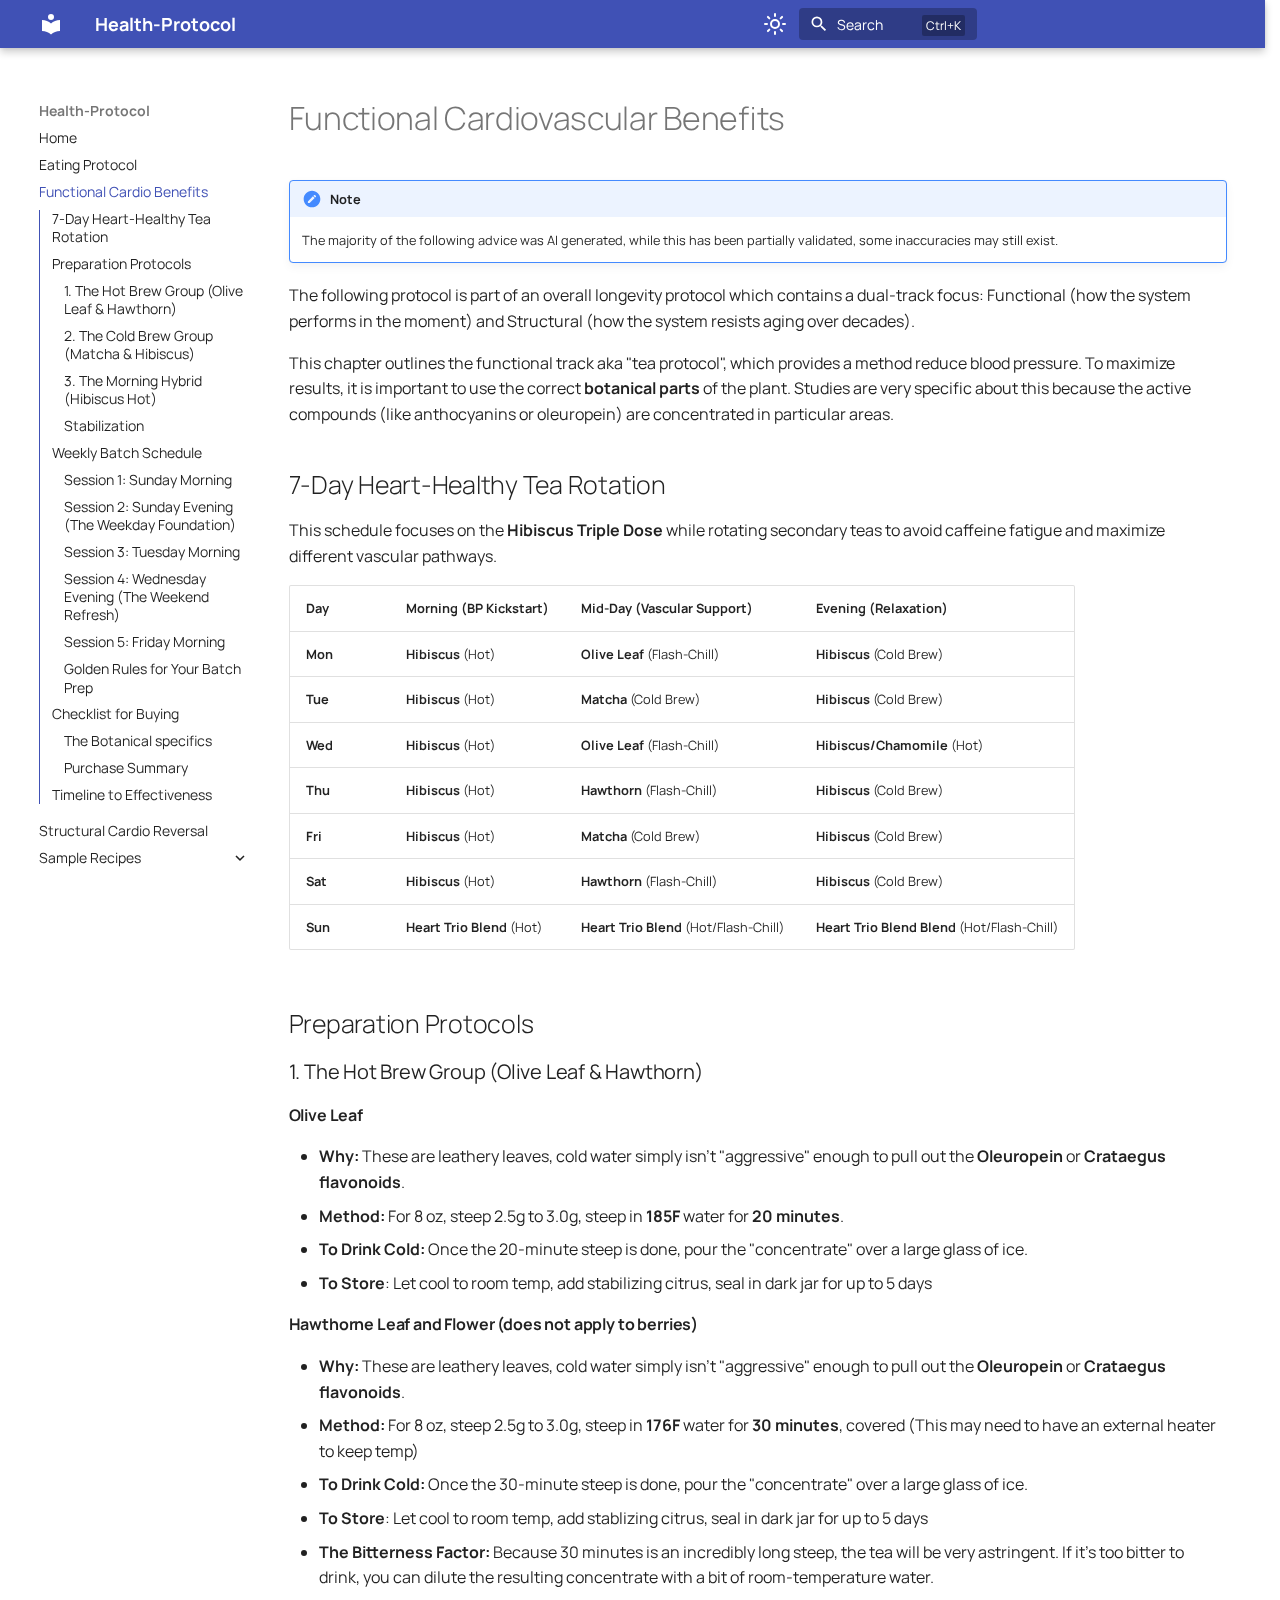
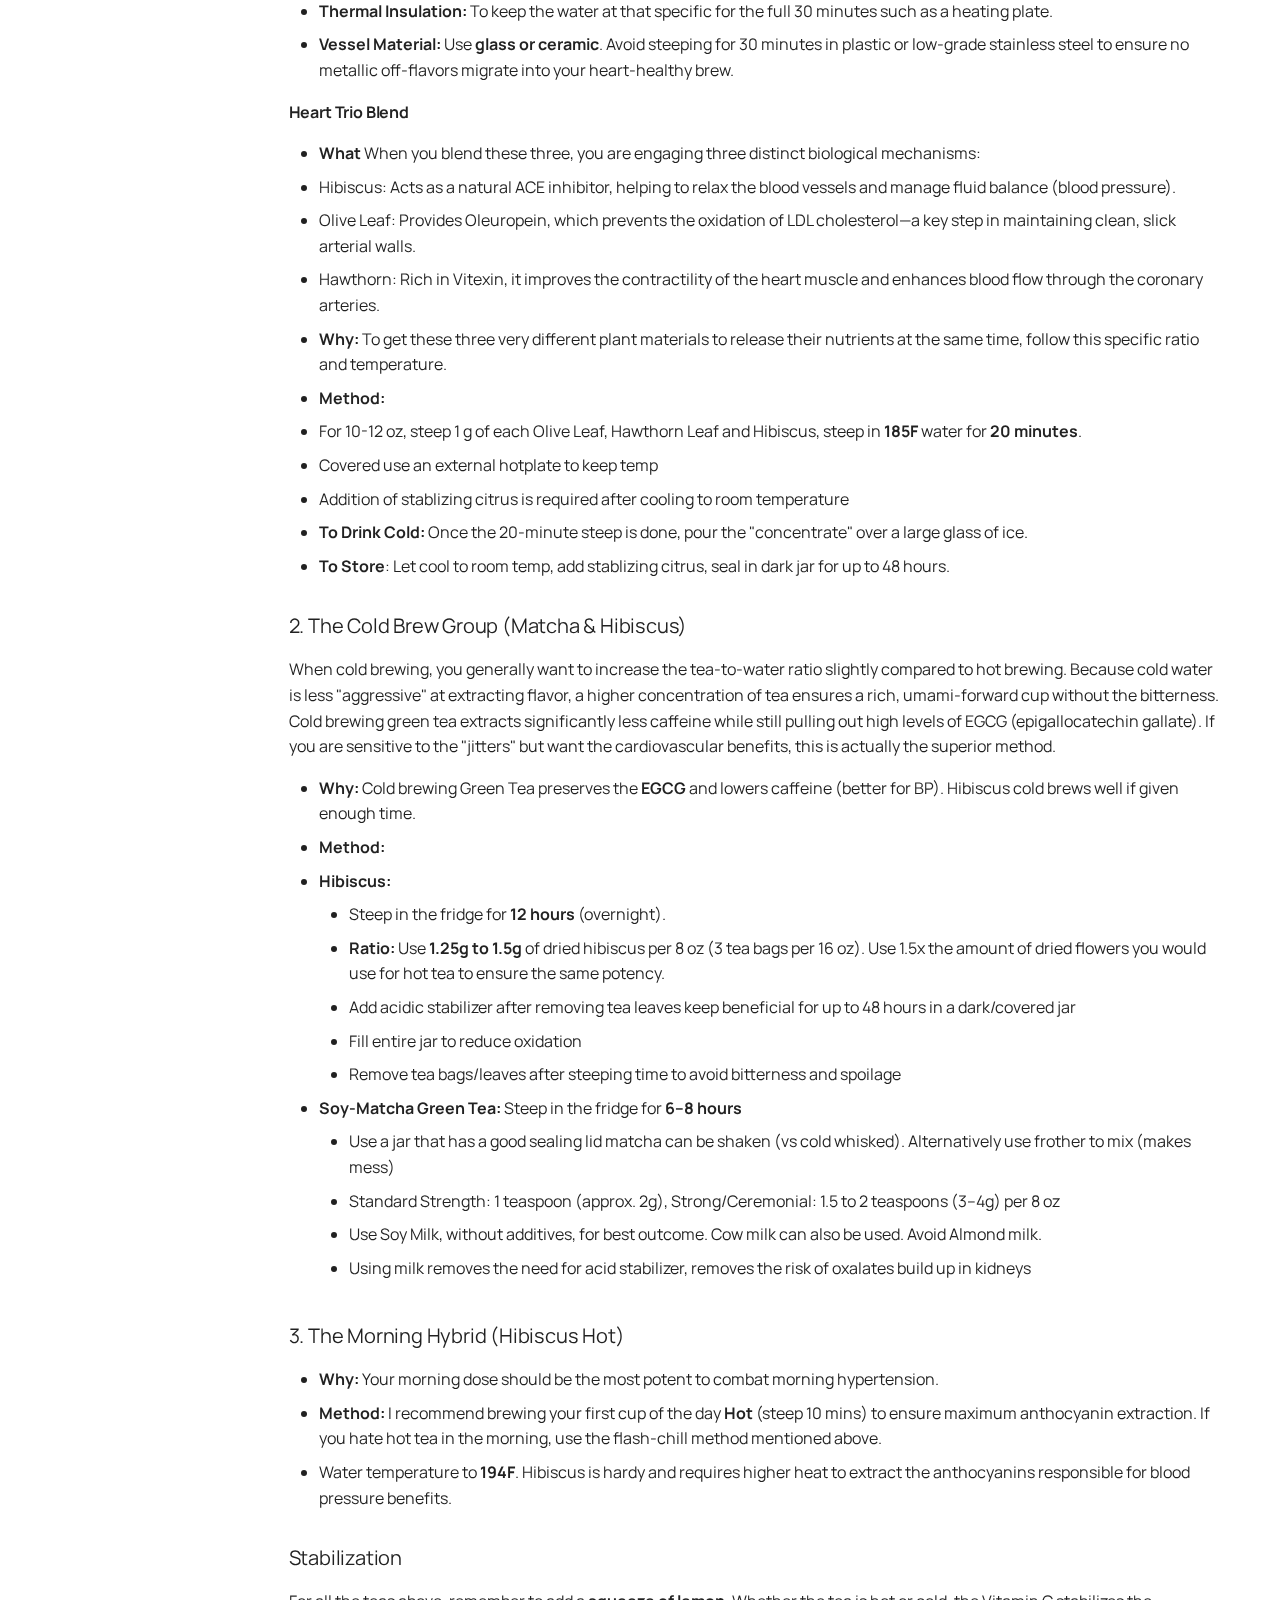
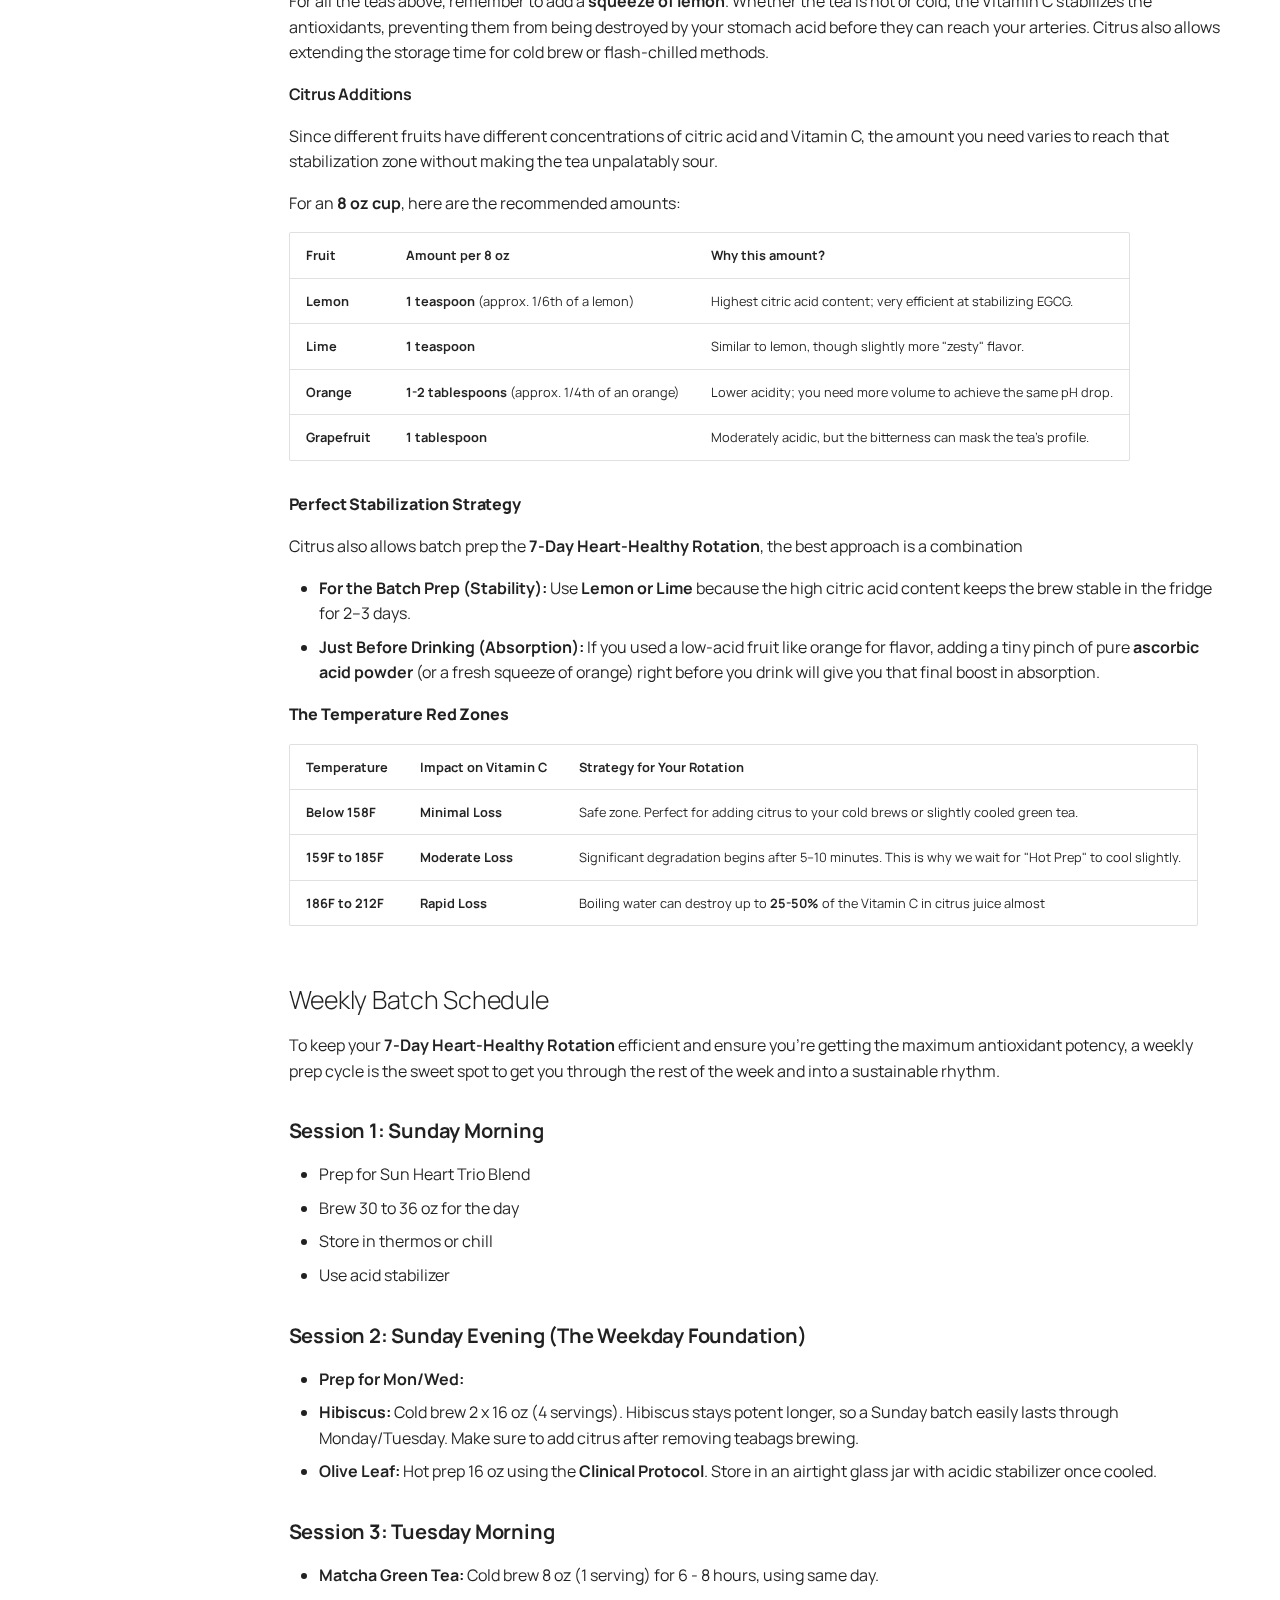
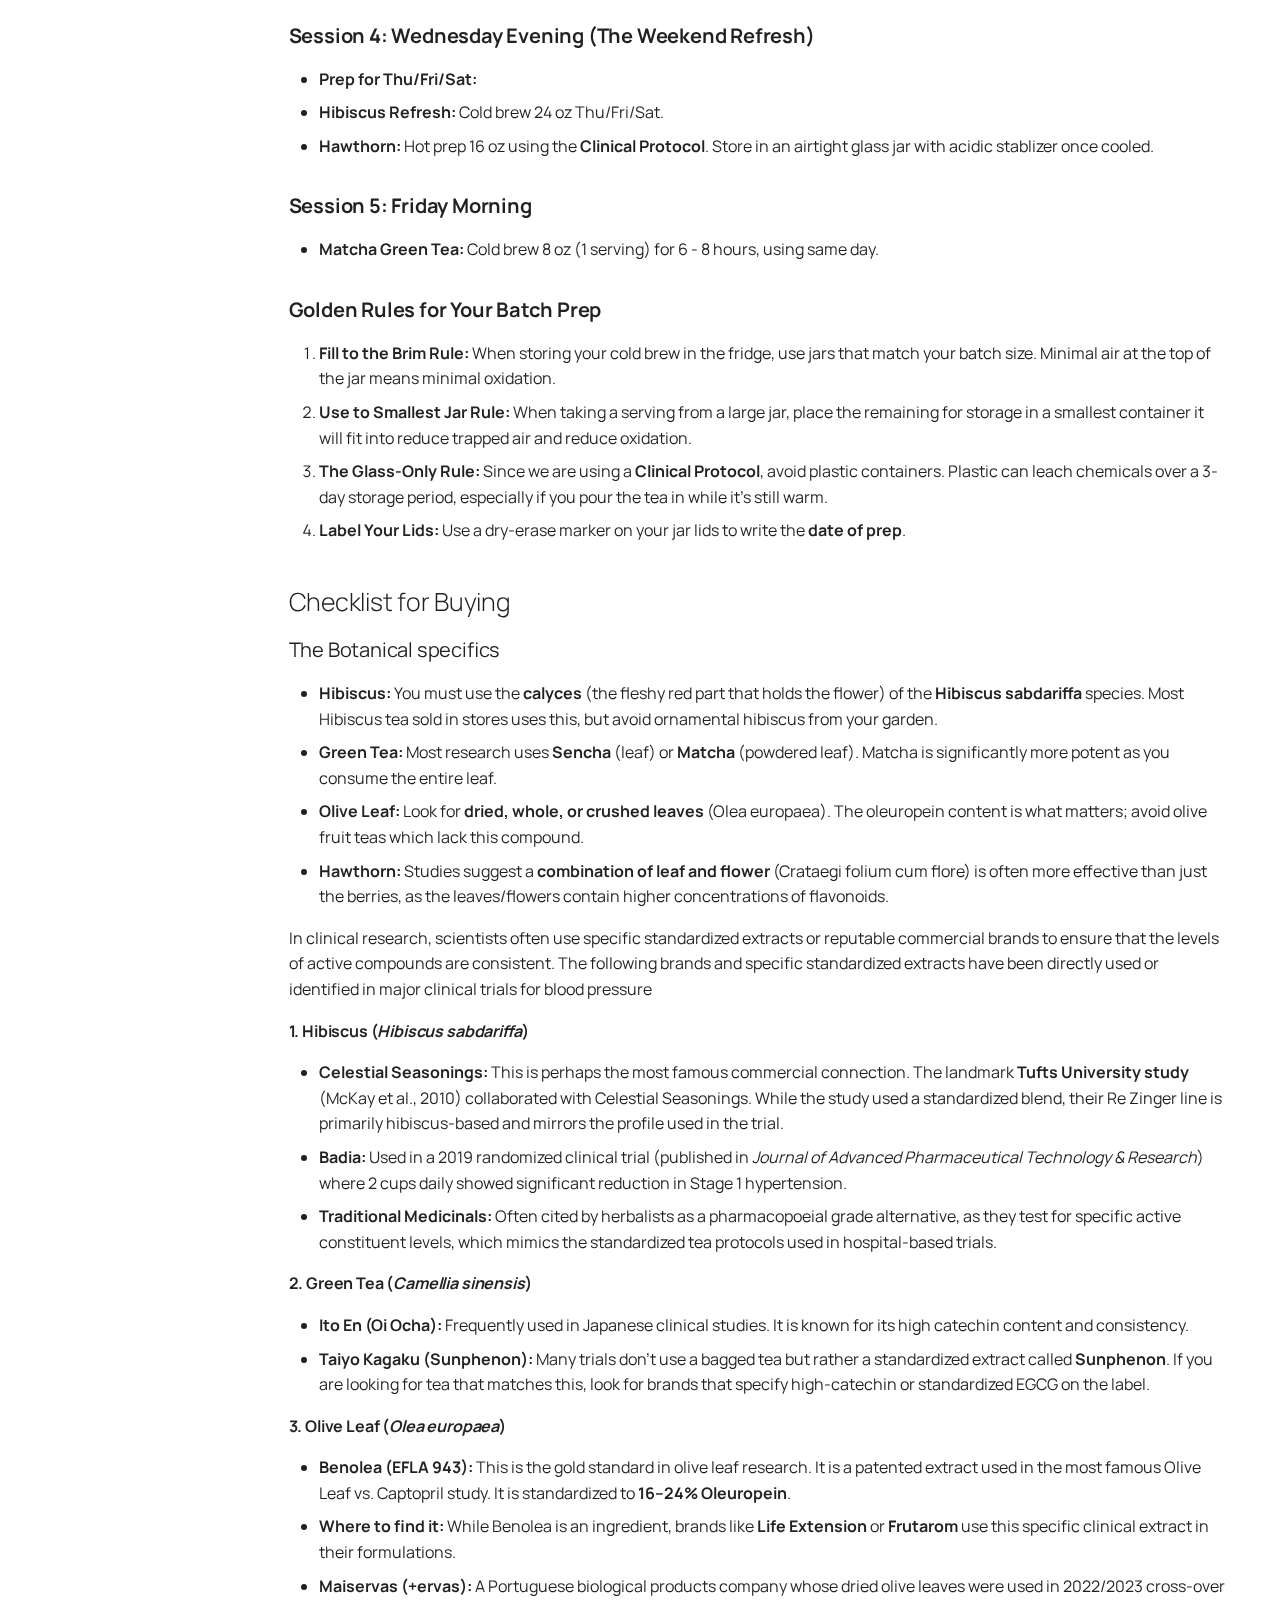
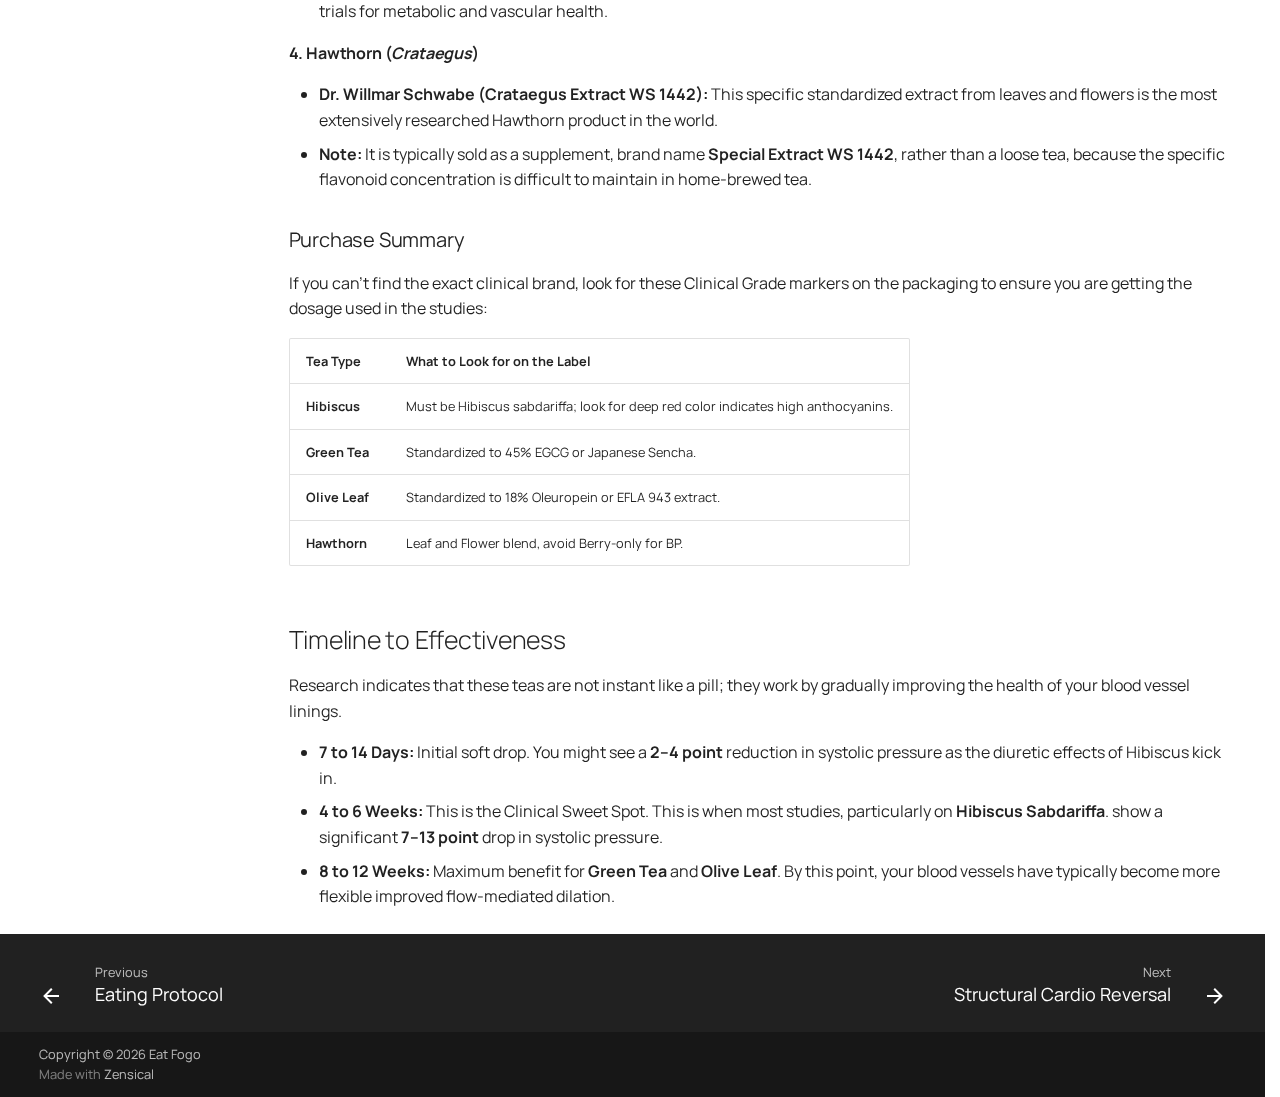
<file: site/tea_v2/index.html>
<!doctype html>
<html lang="en" class="no-js">
  <head>
    
      <meta charset="utf-8">
      <meta name="viewport" content="width=device-width,initial-scale=1">
      
        <meta name="description" content="A new project generated from the default template project.">
      
      
        <meta name="author" content="PolarbearProducts">
      
      
        <link rel="canonical" href="https://polarbearproducts.github.io/Health-Protocol/tea_v2/">
      
      
        <link rel="prev" href="../eating_protocol/">
      
      
        <link rel="next" href="../structural/">
      
      
        
      
      
      <link rel="icon" href="../assets/images/favicon.png">
      <meta name="generator" content="zensical-0.0.23">
    
    
      
        <title>Functional Cardiovascular Benefits - Health-Protocol</title>
      
    
    
      
        
      
      <link rel="stylesheet" href="../assets/stylesheets/classic/main.d9d44b50.min.css">
      
        
          
        
        <link rel="stylesheet" href="../assets/stylesheets/classic/palette.7dc9a0ad.min.css">
      
      


    
    
      
    
    
      
        
        
        <link rel="preconnect" href="https://fonts.gstatic.com" crossorigin>
        <link rel="stylesheet" href="https://fonts.googleapis.com/css?family=Manrope:300,300i,400,400i,500,500i,700,700i%7CRoboto+Mono:400,400i,700,700i&display=fallback">
        <style>:root{--md-text-font:"Manrope";--md-code-font:"Roboto Mono"}</style>
      
    
    
      <link rel="stylesheet" href="../stylesheets/extra.css">
    
    <script>__md_scope=new URL("..",location),__md_hash=e=>[...e].reduce(((e,t)=>(e<<5)-e+t.charCodeAt(0)),0),__md_get=(e,t=localStorage,a=__md_scope)=>JSON.parse(t.getItem(a.pathname+"."+e)),__md_set=(e,t,a=localStorage,_=__md_scope)=>{try{a.setItem(_.pathname+"."+e,JSON.stringify(t))}catch(e){}},document.documentElement.setAttribute("data-platform",navigator.platform)</script>
    
      

    
    
  </head>
  
  
    
    
      
    
    
    
    
    <body dir="ltr" data-md-color-scheme="default" data-md-color-primary="indigo" data-md-color-accent="indigo">
  
    
    <input class="md-toggle" data-md-toggle="drawer" type="checkbox" id="__drawer" autocomplete="off">
    <input class="md-toggle" data-md-toggle="search" type="checkbox" id="__search" autocomplete="off">
    <label class="md-overlay" for="__drawer"></label>
    <div data-md-component="skip">
      
        
        <a href="#functional-cardiovascular-benefits" class="md-skip">
          Skip to content
        </a>
      
    </div>
    <div data-md-component="announce">
      
    </div>
    
    
      

  

<header class="md-header md-header--shadow" data-md-component="header">
  <nav class="md-header__inner md-grid" aria-label="Header">
    <a href="./.." title="Health-Protocol" class="md-header__button md-logo" aria-label="Health-Protocol" data-md-component="logo">
      
  
  <svg xmlns="http://www.w3.org/2000/svg" viewBox="0 0 24 24"><path d="M12 8a3 3 0 0 0 3-3 3 3 0 0 0-3-3 3 3 0 0 0-3 3 3 3 0 0 0 3 3m0 3.54C9.64 9.35 6.5 8 3 8v11c3.5 0 6.64 1.35 9 3.54 2.36-2.19 5.5-3.54 9-3.54V8c-3.5 0-6.64 1.35-9 3.54"/></svg>

    </a>
    <label class="md-header__button md-icon" for="__drawer">
      
      <svg xmlns="http://www.w3.org/2000/svg" viewBox="0 0 24 24"><path d="M3 6h18v2H3zm0 5h18v2H3zm0 5h18v2H3z"/></svg>
    </label>
    <div class="md-header__title" data-md-component="header-title">
      <div class="md-header__ellipsis">
        <div class="md-header__topic">
          <span class="md-ellipsis">
            Health-Protocol
          </span>
        </div>
        <div class="md-header__topic" data-md-component="header-topic">
          <span class="md-ellipsis">
            
              Functional Cardiovascular Benefits
            
          </span>
        </div>
      </div>
    </div>
    
      
        <form class="md-header__option" data-md-component="palette">
  
    
    
    
    <input class="md-option" data-md-color-media="none" data-md-color-scheme="default" data-md-color-primary="indigo" data-md-color-accent="indigo"  aria-label="Switch to dark mode"  type="radio" name="__palette" id="__palette_0">
    
      <label class="md-header__button md-icon" title="Switch to dark mode" for="__palette_1" hidden>
        <svg xmlns="http://www.w3.org/2000/svg" fill="none" stroke="currentColor" stroke-linecap="round" stroke-linejoin="round" stroke-width="2" class="lucide lucide-sun" viewBox="0 0 24 24"><circle cx="12" cy="12" r="4"/><path d="M12 2v2M12 20v2M4.93 4.93l1.41 1.41M17.66 17.66l1.41 1.41M2 12h2M20 12h2M6.34 17.66l-1.41 1.41M19.07 4.93l-1.41 1.41"/></svg>
      </label>
    
  
    
    
    
    <input class="md-option" data-md-color-media="none" data-md-color-scheme="slate" data-md-color-primary="indigo" data-md-color-accent="indigo"  aria-label="Switch to light mode"  type="radio" name="__palette" id="__palette_1">
    
      <label class="md-header__button md-icon" title="Switch to light mode" for="__palette_0" hidden>
        <svg xmlns="http://www.w3.org/2000/svg" fill="none" stroke="currentColor" stroke-linecap="round" stroke-linejoin="round" stroke-width="2" class="lucide lucide-moon" viewBox="0 0 24 24"><path d="M20.985 12.486a9 9 0 1 1-9.473-9.472c.405-.022.617.46.402.803a6 6 0 0 0 8.268 8.268c.344-.215.825-.004.803.401"/></svg>
      </label>
    
  
</form>
      
    
    
      <script>var palette=__md_get("__palette");if(palette&&palette.color){if("(prefers-color-scheme)"===palette.color.media){var media=matchMedia("(prefers-color-scheme: light)"),input=document.querySelector(media.matches?"[data-md-color-media='(prefers-color-scheme: light)']":"[data-md-color-media='(prefers-color-scheme: dark)']");palette.color.media=input.getAttribute("data-md-color-media"),palette.color.scheme=input.getAttribute("data-md-color-scheme"),palette.color.primary=input.getAttribute("data-md-color-primary"),palette.color.accent=input.getAttribute("data-md-color-accent")}for(var[key,value]of Object.entries(palette.color))document.body.setAttribute("data-md-color-"+key,value)}</script>
    
    
    
      
      
        <label class="md-header__button md-icon" for="__search">
          
          <svg xmlns="http://www.w3.org/2000/svg" viewBox="0 0 24 24"><path d="M9.5 3A6.5 6.5 0 0 1 16 9.5c0 1.61-.59 3.09-1.56 4.23l.27.27h.79l5 5-1.5 1.5-5-5v-.79l-.27-.27A6.52 6.52 0 0 1 9.5 16 6.5 6.5 0 0 1 3 9.5 6.5 6.5 0 0 1 9.5 3m0 2C7 5 5 7 5 9.5S7 14 9.5 14 14 12 14 9.5 12 5 9.5 5"/></svg>
        </label>
        <div class="md-search" data-md-component="search" role="dialog" aria-label="Search">
  <button type="button" class="md-search__button">
    Search
  </button>
</div>
      
    
    <div class="md-header__source">
      
    </div>
  </nav>
  
</header>
    
    <div class="md-container" data-md-component="container">
      
      
        
          
        
      
      <main class="md-main" data-md-component="main">
        <div class="md-main__inner md-grid">
          
            
              
              <div class="md-sidebar md-sidebar--primary" data-md-component="sidebar" data-md-type="navigation" >
                <div class="md-sidebar__scrollwrap">
                  <div class="md-sidebar__inner">
                    



  

<nav class="md-nav md-nav--primary md-nav--integrated" aria-label="Navigation" data-md-level="0">
  <label class="md-nav__title" for="__drawer">
    <a href="./.." title="Health-Protocol" class="md-nav__button md-logo" aria-label="Health-Protocol" data-md-component="logo">
      
  
  <svg xmlns="http://www.w3.org/2000/svg" viewBox="0 0 24 24"><path d="M12 8a3 3 0 0 0 3-3 3 3 0 0 0-3-3 3 3 0 0 0-3 3 3 3 0 0 0 3 3m0 3.54C9.64 9.35 6.5 8 3 8v11c3.5 0 6.64 1.35 9 3.54 2.36-2.19 5.5-3.54 9-3.54V8c-3.5 0-6.64 1.35-9 3.54"/></svg>

    </a>
    Health-Protocol
  </label>
  
  <ul class="md-nav__list" data-md-scrollfix>
    
      
      
  
  
  
  
    <li class="md-nav__item">
      <a href="./.." class="md-nav__link">
        
  
  
  <span class="md-ellipsis">
    
  
    Home
  

    
  </span>
  
  

      </a>
    </li>
  

    
      
      
  
  
  
  
    <li class="md-nav__item">
      <a href="../eating_protocol/" class="md-nav__link">
        
  
  
  <span class="md-ellipsis">
    
  
    Eating Protocol
  

    
  </span>
  
  

      </a>
    </li>
  

    
      
      
  
  
    
  
  
  
    <li class="md-nav__item md-nav__item--active">
      
      <input class="md-nav__toggle md-toggle" type="checkbox" id="__toc">
      
      
        
      
      
        <label class="md-nav__link md-nav__link--active" for="__toc">
          
  
  
  <span class="md-ellipsis">
    
  
    Functional Cardio Benefits
  

    
  </span>
  
  

          <span class="md-nav__icon md-icon"></span>
        </label>
      
      <a href="././" class="md-nav__link md-nav__link--active">
        
  
  
  <span class="md-ellipsis">
    
  
    Functional Cardio Benefits
  

    
  </span>
  
  

      </a>
      
        


<nav class="md-nav md-nav--secondary" aria-label="On this page">
  
  
  
    
  
  
    <label class="md-nav__title" for="__toc">
      <span class="md-nav__icon md-icon"></span>
      On this page
    </label>
    <ul class="md-nav__list" data-md-component="toc" data-md-scrollfix>
      
        <li class="md-nav__item">
  <a href="#7-day-heart-healthy-tea-rotation" class="md-nav__link">
    <span class="md-ellipsis">
      
        7-Day Heart-Healthy Tea Rotation
      
    </span>
  </a>
  
</li>
      
        <li class="md-nav__item">
  <a href="#preparation-protocols" class="md-nav__link">
    <span class="md-ellipsis">
      
        Preparation Protocols
      
    </span>
  </a>
  
    <nav class="md-nav" aria-label="Preparation Protocols">
      <ul class="md-nav__list">
        
          <li class="md-nav__item">
  <a href="#1-the-hot-brew-group-olive-leaf-hawthorn" class="md-nav__link">
    <span class="md-ellipsis">
      
        1. The Hot Brew Group (Olive Leaf &amp; Hawthorn)
      
    </span>
  </a>
  
</li>
        
          <li class="md-nav__item">
  <a href="#2-the-cold-brew-group-matcha-hibiscus" class="md-nav__link">
    <span class="md-ellipsis">
      
        2. The Cold Brew Group (Matcha &amp; Hibiscus)
      
    </span>
  </a>
  
</li>
        
          <li class="md-nav__item">
  <a href="#3-the-morning-hybrid-hibiscus-hot" class="md-nav__link">
    <span class="md-ellipsis">
      
        3. The Morning Hybrid (Hibiscus Hot)
      
    </span>
  </a>
  
</li>
        
          <li class="md-nav__item">
  <a href="#stabilization" class="md-nav__link">
    <span class="md-ellipsis">
      
        Stabilization
      
    </span>
  </a>
  
</li>
        
      </ul>
    </nav>
  
</li>
      
        <li class="md-nav__item">
  <a href="#weekly-batch-schedule" class="md-nav__link">
    <span class="md-ellipsis">
      
        Weekly Batch Schedule
      
    </span>
  </a>
  
    <nav class="md-nav" aria-label="Weekly Batch Schedule">
      <ul class="md-nav__list">
        
          <li class="md-nav__item">
  <a href="#session-1-sunday-morning" class="md-nav__link">
    <span class="md-ellipsis">
      
        Session 1: Sunday Morning
      
    </span>
  </a>
  
</li>
        
          <li class="md-nav__item">
  <a href="#session-2-sunday-evening-the-weekday-foundation" class="md-nav__link">
    <span class="md-ellipsis">
      
        Session 2: Sunday Evening (The Weekday Foundation)
      
    </span>
  </a>
  
</li>
        
          <li class="md-nav__item">
  <a href="#session-3-tuesday-morning" class="md-nav__link">
    <span class="md-ellipsis">
      
        Session 3: Tuesday Morning
      
    </span>
  </a>
  
</li>
        
          <li class="md-nav__item">
  <a href="#session-4-wednesday-evening-the-weekend-refresh" class="md-nav__link">
    <span class="md-ellipsis">
      
        Session 4: Wednesday Evening (The Weekend Refresh)
      
    </span>
  </a>
  
</li>
        
          <li class="md-nav__item">
  <a href="#session-5-friday-morning" class="md-nav__link">
    <span class="md-ellipsis">
      
        Session 5: Friday Morning
      
    </span>
  </a>
  
</li>
        
          <li class="md-nav__item">
  <a href="#golden-rules-for-your-batch-prep" class="md-nav__link">
    <span class="md-ellipsis">
      
        Golden Rules for Your Batch Prep
      
    </span>
  </a>
  
</li>
        
      </ul>
    </nav>
  
</li>
      
        <li class="md-nav__item">
  <a href="#checklist-for-buying" class="md-nav__link">
    <span class="md-ellipsis">
      
        Checklist for Buying
      
    </span>
  </a>
  
    <nav class="md-nav" aria-label="Checklist for Buying">
      <ul class="md-nav__list">
        
          <li class="md-nav__item">
  <a href="#the-botanical-specifics" class="md-nav__link">
    <span class="md-ellipsis">
      
        The Botanical specifics
      
    </span>
  </a>
  
</li>
        
          <li class="md-nav__item">
  <a href="#purchase-summary" class="md-nav__link">
    <span class="md-ellipsis">
      
        Purchase Summary
      
    </span>
  </a>
  
</li>
        
      </ul>
    </nav>
  
</li>
      
        <li class="md-nav__item">
  <a href="#timeline-to-effectiveness" class="md-nav__link">
    <span class="md-ellipsis">
      
        Timeline to Effectiveness
      
    </span>
  </a>
  
</li>
      
    </ul>
  
</nav>
      
    </li>
  

    
      
      
  
  
  
  
    <li class="md-nav__item">
      <a href="../structural/" class="md-nav__link">
        
  
  
  <span class="md-ellipsis">
    
  
    Structural Cardio Reversal
  

    
  </span>
  
  

      </a>
    </li>
  

    
      
      
  
  
  
  
    
    
      
        
      
        
      
        
      
        
      
    
    
    
    
    <li class="md-nav__item md-nav__item--nested">
      
        
        
          
        
        <input class="md-nav__toggle md-toggle md-toggle--indeterminate" type="checkbox" id="__nav_5" >
        
          
          <label class="md-nav__link" for="__nav_5" id="__nav_5_label" tabindex="0">
            
  
  
  <span class="md-ellipsis">
    
  
    Sample Recipes
  

    
  </span>
  
  

            <span class="md-nav__icon md-icon"></span>
          </label>
        
        <nav class="md-nav" data-md-level="1" aria-labelledby="__nav_5_label" aria-expanded="false">
          <label class="md-nav__title" for="__nav_5">
            <span class="md-nav__icon md-icon"></span>
            
  
    Sample Recipes
  

          </label>
          <ul class="md-nav__list" data-md-scrollfix>
            
              
                
  
  
  
  
    <li class="md-nav__item">
      <a href="../recipes/breakfast/" class="md-nav__link">
        
  
  
  <span class="md-ellipsis">
    
  
    Breakfast Recipes
  

    
  </span>
  
  

      </a>
    </li>
  

              
            
              
                
  
  
  
  
    <li class="md-nav__item">
      <a href="../recipes/lunch/" class="md-nav__link">
        
  
  
  <span class="md-ellipsis">
    
  
    Lunch Recipes
  

    
  </span>
  
  

      </a>
    </li>
  

              
            
              
                
  
  
  
  
    <li class="md-nav__item">
      <a href="../recipes/dinner/" class="md-nav__link">
        
  
  
  <span class="md-ellipsis">
    
  
    Dinner Recipes
  

    
  </span>
  
  

      </a>
    </li>
  

              
            
              
                
  
  
  
  
    <li class="md-nav__item">
      <a href="../recipes/creatine/" class="md-nav__link">
        
  
  
  <span class="md-ellipsis">
    
  
    Creatine Protocol
  

    
  </span>
  
  

      </a>
    </li>
  

              
            
          </ul>
        </nav>
      
    </li>
  

    
      
      
  
  
  
  
    <li class="md-nav__item">
      <a href="../exercise_protocol/" class="md-nav__link">
        
  
  
  <span class="md-ellipsis">
    
  
    Exercise Protocol
  

    
  </span>
  
  

      </a>
    </li>
  

    
      
      
  
  
  
  
    <li class="md-nav__item">
      <a href="../ref/" class="md-nav__link">
        
  
  
  <span class="md-ellipsis">
    
  
    Appendix
  

    
  </span>
  
  

      </a>
    </li>
  

    
  </ul>
</nav>
                  </div>
                </div>
              </div>
            
            
          
          
            <div class="md-content" data-md-component="content">
              
                



  


              
              <article class="md-content__inner md-typeset">
                
                  

<h1 id="functional-cardiovascular-benefits">Functional Cardiovascular Benefits<a class="headerlink" href="#functional-cardiovascular-benefits" title="Permanent link">&para;</a></h1>
<div class="admonition note">
<p class="admonition-title">Note</p>
<p>The majority of the following advice was AI generated, while this has been partially validated, some inaccuracies may still exist.</p>
</div>
<p>The following protocol is part of an overall longevity protocol which contains a dual-track focus: Functional (how the system performs in the moment) and Structural (how the system resists aging over decades).</p>
<p>This chapter outlines the functional track aka "tea protocol", which provides a method reduce blood pressure.  To maximize results, it is important to use the correct <strong>botanical parts</strong> of the plant. Studies are very specific about this because the active compounds (like anthocyanins or oleuropein) are concentrated in particular areas.</p>
<h2 id="7-day-heart-healthy-tea-rotation">7-Day Heart-Healthy Tea Rotation<a class="headerlink" href="#7-day-heart-healthy-tea-rotation" title="Permanent link">&para;</a></h2>
<p>This schedule focuses on the <strong>Hibiscus Triple Dose</strong> while rotating secondary teas to avoid caffeine fatigue and maximize different vascular pathways.</p>
<table>
<thead>
<tr>
<th>Day</th>
<th>Morning (BP Kickstart)</th>
<th>Mid-Day (Vascular Support)</th>
<th>Evening (Relaxation)</th>
</tr>
</thead>
<tbody>
<tr>
<td><strong>Mon</strong></td>
<td><strong>Hibiscus</strong> (Hot)</td>
<td><strong>Olive Leaf</strong> (Flash-Chill)</td>
<td><strong>Hibiscus</strong> (Cold Brew)</td>
</tr>
<tr>
<td><strong>Tue</strong></td>
<td><strong>Hibiscus</strong> (Hot)</td>
<td><strong>Matcha</strong> (Cold Brew)</td>
<td><strong>Hibiscus</strong> (Cold Brew)</td>
</tr>
<tr>
<td><strong>Wed</strong></td>
<td><strong>Hibiscus</strong> (Hot)</td>
<td><strong>Olive Leaf</strong> (Flash-Chill)</td>
<td><strong>Hibiscus/Chamomile</strong> (Hot)</td>
</tr>
<tr>
<td><strong>Thu</strong></td>
<td><strong>Hibiscus</strong> (Hot)</td>
<td><strong>Hawthorn</strong> (Flash-Chill)</td>
<td><strong>Hibiscus</strong> (Cold Brew)</td>
</tr>
<tr>
<td><strong>Fri</strong></td>
<td><strong>Hibiscus</strong> (Hot)</td>
<td><strong>Matcha</strong> (Cold Brew)</td>
<td><strong>Hibiscus</strong> (Cold Brew)</td>
</tr>
<tr>
<td><strong>Sat</strong></td>
<td><strong>Hibiscus</strong> (Hot)</td>
<td><strong>Hawthorn</strong> (Flash-Chill)</td>
<td><strong>Hibiscus</strong> (Cold Brew)</td>
</tr>
<tr>
<td><strong>Sun</strong></td>
<td><strong>Heart Trio Blend</strong> (Hot)</td>
<td><strong>Heart Trio Blend</strong> (Hot/Flash-Chill)</td>
<td><strong>Heart Trio Blend Blend</strong> (Hot/Flash-Chill)</td>
</tr>
</tbody>
</table>
<h2 id="preparation-protocols">Preparation Protocols<a class="headerlink" href="#preparation-protocols" title="Permanent link">&para;</a></h2>
<h3 id="1-the-hot-brew-group-olive-leaf-hawthorn">1. The Hot Brew Group (Olive Leaf &amp; Hawthorn)<a class="headerlink" href="#1-the-hot-brew-group-olive-leaf-hawthorn" title="Permanent link">&para;</a></h3>
<h4 id="olive-leaf">Olive Leaf<a class="headerlink" href="#olive-leaf" title="Permanent link">&para;</a></h4>
<ul>
<li><strong>Why:</strong> These are leathery leaves, cold water simply isn't "aggressive" enough to pull out the <strong>Oleuropein</strong> or <strong>Crataegus flavonoids</strong>.</li>
<li><strong>Method:</strong> For 8 oz, steep 2.5g to 3.0g, steep in <strong>185F</strong> water for <strong>20 minutes</strong>.</li>
<li><strong>To Drink Cold:</strong> Once the 20-minute steep is done, pour the "concentrate" over a large glass of ice.</li>
<li><strong>To Store</strong>: Let cool to room temp, add stabilizing citrus, seal in dark jar for up to 5 days</li>
</ul>
<h4 id="hawthorne-leaf-and-flower-does-not-apply-to-berries">Hawthorne Leaf and Flower (does not apply to berries)<a class="headerlink" href="#hawthorne-leaf-and-flower-does-not-apply-to-berries" title="Permanent link">&para;</a></h4>
<ul>
<li><strong>Why:</strong> These are leathery leaves, cold water simply isn't "aggressive" enough to pull out the <strong>Oleuropein</strong> or <strong>Crataegus flavonoids</strong>.</li>
<li><strong>Method:</strong> For 8 oz, steep 2.5g to 3.0g, steep in <strong>176F</strong> water for <strong>30 minutes</strong>, covered (This may need to have an external heater to keep temp)</li>
<li><strong>To Drink Cold:</strong> Once the 30-minute steep is done, pour the "concentrate" over a large glass of ice.</li>
<li><strong>To Store</strong>: Let cool to room temp, add stablizing citrus, seal in dark jar for up to 5 days</li>
<li><strong>The Bitterness Factor:</strong> Because 30 minutes is an incredibly long steep, the tea will be very astringent. If it's too bitter to drink, you can dilute the resulting concentrate with a bit of room-temperature water.</li>
<li><strong>Thermal Insulation:</strong> To keep the water at that specific for the full 30 minutes such as a heating plate.</li>
<li><strong>Vessel Material:</strong> Use <strong>glass or ceramic</strong>. Avoid steeping for 30 minutes in plastic or low-grade stainless steel to ensure no metallic off-flavors migrate into your heart-healthy brew.</li>
</ul>
<h4 id="heart-trio-blend">Heart Trio Blend<a class="headerlink" href="#heart-trio-blend" title="Permanent link">&para;</a></h4>
<ul>
<li><strong>What</strong> When you blend these three, you are engaging three distinct biological mechanisms:</li>
<li>Hibiscus: Acts as a natural ACE inhibitor, helping to relax the blood vessels and manage fluid balance (blood pressure).</li>
<li>Olive Leaf: Provides Oleuropein, which prevents the oxidation of LDL cholesterol—a key step in maintaining clean, slick arterial walls.</li>
<li>Hawthorn: Rich in Vitexin, it improves the contractility of the heart muscle and enhances blood flow through the coronary arteries.</li>
<li><strong>Why:</strong> To get these three very different plant materials to release their nutrients at the same time, follow this specific ratio and temperature.</li>
<li><strong>Method:</strong></li>
<li>For 10-12 oz, steep 1 g of each Olive Leaf, Hawthorn Leaf and Hibiscus, steep in <strong>185F</strong> water for <strong>20 minutes</strong>.</li>
<li>Covered use an external hotplate to keep temp</li>
<li>Addition of stablizing citrus is required after cooling to room temperature</li>
<li><strong>To Drink Cold:</strong> Once the 20-minute steep is done, pour the "concentrate" over a large glass of ice.</li>
<li><strong>To Store</strong>: Let cool to room temp, add stablizing citrus, seal in dark jar for up to 48 hours.</li>
</ul>
<h3 id="2-the-cold-brew-group-matcha-hibiscus">2. The Cold Brew Group (Matcha &amp; Hibiscus)<a class="headerlink" href="#2-the-cold-brew-group-matcha-hibiscus" title="Permanent link">&para;</a></h3>
<p>When cold brewing, you generally want to increase the tea-to-water ratio slightly compared to hot brewing. Because cold water is less "aggressive" at extracting flavor, a higher concentration of tea ensures a rich, umami-forward cup without the bitterness.  Cold brewing green tea extracts significantly less caffeine while still pulling out high levels of EGCG (epigallocatechin gallate). If you are sensitive to the "jitters" but want the cardiovascular benefits, this is actually the superior method.</p>
<ul>
<li><strong>Why:</strong> Cold brewing Green Tea preserves the <strong>EGCG</strong> and lowers caffeine (better for BP). Hibiscus cold brews well if given enough time.</li>
<li><strong>Method:</strong></li>
<li><strong>Hibiscus:</strong><ul>
<li>Steep in the fridge for <strong>12 hours</strong> (overnight).</li>
<li><strong>Ratio:</strong> Use <strong>1.25g to 1.5g</strong> of dried hibiscus per 8 oz (3 tea bags per 16 oz). Use 1.5x the amount of dried flowers you would use for hot tea to ensure the same potency. </li>
<li>Add acidic stabilizer after removing tea leaves keep beneficial for up to 48 hours in a dark/covered jar</li>
<li>Fill entire jar to reduce oxidation</li>
<li>Remove tea bags/leaves after steeping time to avoid bitterness and spoilage</li>
</ul>
</li>
<li><strong>Soy-Matcha Green Tea:</strong> Steep in the fridge for <strong>6–8 hours</strong><ul>
<li>Use a jar that has a good sealing lid matcha can be shaken (vs cold whisked). Alternatively use frother to mix (makes mess)</li>
<li>Standard Strength: 1 teaspoon (approx. 2g), Strong/Ceremonial: 1.5 to 2 teaspoons (3–4g) per 8 oz</li>
<li>Use Soy Milk, without additives, for best outcome. Cow milk can also be used. Avoid Almond milk.</li>
<li>Using milk removes the need for acid stabilizer, removes the risk of oxalates build up in kidneys</li>
</ul>
</li>
</ul>
<h3 id="3-the-morning-hybrid-hibiscus-hot">3. The Morning Hybrid (Hibiscus Hot)<a class="headerlink" href="#3-the-morning-hybrid-hibiscus-hot" title="Permanent link">&para;</a></h3>
<ul>
<li><strong>Why:</strong> Your morning dose should be the most potent to combat morning hypertension.</li>
<li><strong>Method:</strong> I recommend brewing your first cup of the day <strong>Hot</strong> (steep 10 mins) to ensure maximum anthocyanin extraction. If you hate hot tea in the morning, use the flash-chill method mentioned above.</li>
<li>Water temperature to <strong>194F</strong>. Hibiscus is hardy and requires higher heat to extract the anthocyanins responsible for blood pressure benefits.</li>
</ul>
<h3 id="stabilization">Stabilization<a class="headerlink" href="#stabilization" title="Permanent link">&para;</a></h3>
<p>For all the teas above, remember to add a <strong>squeeze of lemon</strong>. Whether the tea is hot or cold, the Vitamin C stabilizes the antioxidants, preventing them from being destroyed by your stomach acid before they can reach your arteries. Citrus also allows extending the storage time for cold brew or flash-chilled methods.</p>
<h4 id="citrus-additions">Citrus Additions<a class="headerlink" href="#citrus-additions" title="Permanent link">&para;</a></h4>
<p>Since different fruits have different concentrations of citric acid and Vitamin C, the amount you need varies to reach that stabilization zone without making the tea unpalatably sour.</p>
<p>For an <strong>8 oz cup</strong>, here are the recommended amounts:</p>
<table>
<thead>
<tr>
<th>Fruit</th>
<th>Amount per 8 oz</th>
<th>Why this amount?</th>
</tr>
</thead>
<tbody>
<tr>
<td><strong>Lemon</strong></td>
<td><strong>1 teaspoon</strong> (approx. 1/6th of a lemon)</td>
<td>Highest citric acid content; very efficient at stabilizing EGCG.</td>
</tr>
<tr>
<td><strong>Lime</strong></td>
<td><strong>1 teaspoon</strong></td>
<td>Similar to lemon, though slightly more "zesty" flavor.</td>
</tr>
<tr>
<td><strong>Orange</strong></td>
<td><strong>1-2 tablespoons</strong> (approx. 1/4th of an orange)</td>
<td>Lower acidity; you need more volume to achieve the same pH drop.</td>
</tr>
<tr>
<td><strong>Grapefruit</strong></td>
<td><strong>1 tablespoon</strong></td>
<td>Moderately acidic, but the bitterness can mask the tea's profile.</td>
</tr>
</tbody>
</table>
<h4 id="perfect-stabilization-strategy"><strong>Perfect Stabilization Strategy</strong><a class="headerlink" href="#perfect-stabilization-strategy" title="Permanent link">&para;</a></h4>
<p>Citrus also allows batch prep the <strong>7-Day Heart-Healthy Rotation</strong>, the best approach is a combination</p>
<ul>
<li><strong>For the Batch Prep (Stability):</strong> Use <strong>Lemon or Lime</strong> because the high citric acid content keeps the brew stable in the fridge for 2–3 days.</li>
<li><strong>Just Before Drinking (Absorption):</strong> If you used a low-acid fruit like orange for flavor, adding a tiny pinch of pure <strong>ascorbic acid powder</strong> (or a fresh squeeze of orange) right before you drink will give you that final boost in absorption.</li>
</ul>
<h4 id="the-temperature-red-zones"><strong>The Temperature Red Zones</strong><a class="headerlink" href="#the-temperature-red-zones" title="Permanent link">&para;</a></h4>
<table>
<thead>
<tr>
<th>Temperature</th>
<th>Impact on Vitamin C</th>
<th>Strategy for Your Rotation</th>
</tr>
</thead>
<tbody>
<tr>
<td><strong>Below 158F</strong></td>
<td><strong>Minimal Loss</strong></td>
<td>Safe zone. Perfect for adding citrus to your cold brews or slightly cooled green tea.</td>
</tr>
<tr>
<td><strong>159F to 185F</strong></td>
<td><strong>Moderate Loss</strong></td>
<td>Significant degradation begins after 5–10 minutes. This is why we wait for "Hot Prep" to cool slightly.</td>
</tr>
<tr>
<td><strong>186F to 212F</strong></td>
<td><strong>Rapid Loss</strong></td>
<td>Boiling water can destroy up to <strong>25-50%</strong> of the Vitamin C in citrus juice almost</td>
</tr>
</tbody>
</table>
<h2 id="weekly-batch-schedule">Weekly Batch Schedule<a class="headerlink" href="#weekly-batch-schedule" title="Permanent link">&para;</a></h2>
<p>To keep your <strong>7-Day Heart-Healthy Rotation</strong> efficient and ensure you’re getting the maximum antioxidant potency, a weekly prep cycle is the sweet spot to get you through the rest of the week and into a sustainable rhythm.</p>
<h3 id="session-1-sunday-morning"><strong>Session 1: Sunday Morning</strong><a class="headerlink" href="#session-1-sunday-morning" title="Permanent link">&para;</a></h3>
<ul>
<li>Prep for Sun Heart Trio Blend</li>
<li>Brew 30 to 36 oz for the day</li>
<li>Store in thermos or chill</li>
<li>Use acid stabilizer</li>
</ul>
<h3 id="session-2-sunday-evening-the-weekday-foundation"><strong>Session 2: Sunday Evening (The Weekday Foundation)</strong><a class="headerlink" href="#session-2-sunday-evening-the-weekday-foundation" title="Permanent link">&para;</a></h3>
<ul>
<li><strong>Prep for Mon/Wed:</strong></li>
<li><strong>Hibiscus:</strong> Cold brew 2 x 16 oz (4 servings). Hibiscus stays potent longer, so a Sunday batch easily lasts through Monday/Tuesday. Make sure to add citrus after removing teabags brewing.</li>
<li><strong>Olive Leaf:</strong> Hot prep 16 oz using the <strong>Clinical Protocol</strong>. Store in an airtight glass jar with acidic stabilizer once cooled.</li>
</ul>
<h3 id="session-3-tuesday-morning"><strong>Session 3: Tuesday Morning</strong><a class="headerlink" href="#session-3-tuesday-morning" title="Permanent link">&para;</a></h3>
<ul>
<li><strong>Matcha Green Tea:</strong> Cold brew 8 oz (1 serving) for 6 - 8 hours, using same day.</li>
</ul>
<h3 id="session-4-wednesday-evening-the-weekend-refresh"><strong>Session 4: Wednesday Evening (The Weekend Refresh)</strong><a class="headerlink" href="#session-4-wednesday-evening-the-weekend-refresh" title="Permanent link">&para;</a></h3>
<ul>
<li><strong>Prep for Thu/Fri/Sat:</strong></li>
<li><strong>Hibiscus Refresh:</strong> Cold brew 24 oz Thu/Fri/Sat.</li>
<li><strong>Hawthorn:</strong> Hot prep 16 oz using the <strong>Clinical Protocol</strong>. Store in an airtight glass jar with acidic stablizer once cooled.</li>
</ul>
<h3 id="session-5-friday-morning"><strong>Session 5: Friday Morning</strong><a class="headerlink" href="#session-5-friday-morning" title="Permanent link">&para;</a></h3>
<ul>
<li><strong>Matcha Green Tea:</strong> Cold brew 8 oz (1 serving) for 6 - 8 hours, using same day.</li>
</ul>
<h3 id="golden-rules-for-your-batch-prep"><strong>Golden Rules for Your Batch Prep</strong><a class="headerlink" href="#golden-rules-for-your-batch-prep" title="Permanent link">&para;</a></h3>
<ol>
<li><strong>Fill to the Brim Rule:</strong> When storing your cold brew in the fridge, use jars that match your batch size. Minimal air at the top of the jar means minimal oxidation.</li>
<li><strong>Use to Smallest Jar Rule:</strong> When taking a serving from a large jar, place the remaining for storage in a smallest container it will fit into reduce trapped air and reduce oxidation.</li>
<li><strong>The Glass-Only Rule:</strong> Since we are using a <strong>Clinical Protocol</strong>, avoid plastic containers. Plastic can leach chemicals over a 3-day storage period, especially if you pour the tea in while it's still warm.</li>
<li><strong>Label Your Lids:</strong> Use a dry-erase marker on your jar lids to write the <strong>date of prep</strong>.</li>
</ol>
<h2 id="checklist-for-buying">Checklist for Buying<a class="headerlink" href="#checklist-for-buying" title="Permanent link">&para;</a></h2>
<h3 id="the-botanical-specifics">The Botanical specifics<a class="headerlink" href="#the-botanical-specifics" title="Permanent link">&para;</a></h3>
<ul>
<li><strong>Hibiscus:</strong> You must use the <strong>calyces</strong> (the fleshy red part that holds the flower) of the <strong>Hibiscus sabdariffa</strong> species. Most Hibiscus tea sold in stores uses this, but avoid ornamental hibiscus from your garden.</li>
<li><strong>Green Tea:</strong> Most research uses <strong>Sencha</strong> (leaf) or <strong>Matcha</strong> (powdered leaf). Matcha is significantly more potent as you consume the entire leaf.</li>
<li><strong>Olive Leaf:</strong> Look for <strong>dried, whole, or crushed leaves</strong> (Olea europaea). The oleuropein content is what matters; avoid olive fruit teas which lack this compound.</li>
<li><strong>Hawthorn:</strong> Studies suggest a <strong>combination of leaf and flower</strong> (Crataegi folium cum flore) is often more effective than just the berries, as the leaves/flowers contain higher concentrations of flavonoids.</li>
</ul>
<p>In clinical research, scientists often use specific standardized extracts or reputable commercial brands to ensure that the levels of active compounds are consistent. The following brands and specific standardized extracts have been directly used or identified in major clinical trials for blood pressure</p>
<h4 id="1-hibiscus-hibiscus-sabdariffa">1. Hibiscus (<em>Hibiscus sabdariffa</em>)<a class="headerlink" href="#1-hibiscus-hibiscus-sabdariffa" title="Permanent link">&para;</a></h4>
<ul>
<li><strong>Celestial Seasonings:</strong> This is perhaps the most famous commercial connection. The landmark <strong>Tufts University study</strong> (McKay et al., 2010) collaborated with Celestial Seasonings. While the study used a standardized blend, their Re Zinger line is primarily hibiscus-based and mirrors the profile used in the trial.</li>
<li><strong>Badia:</strong> Used in a 2019 randomized clinical trial (published in <em>Journal of Advanced Pharmaceutical Technology &amp; Research</em>) where 2 cups daily showed significant reduction in Stage 1 hypertension.</li>
<li><strong>Traditional Medicinals:</strong> Often cited by herbalists as a pharmacopoeial grade alternative, as they test for specific active constituent levels, which mimics the standardized tea protocols used in hospital-based trials.</li>
</ul>
<h4 id="2-green-tea-camellia-sinensis">2. Green Tea (<em>Camellia sinensis</em>)<a class="headerlink" href="#2-green-tea-camellia-sinensis" title="Permanent link">&para;</a></h4>
<ul>
<li><strong>Ito En (Oi Ocha):</strong> Frequently used in Japanese clinical studies. It is known for its high catechin content and consistency.</li>
<li><strong>Taiyo Kagaku (Sunphenon):</strong> Many trials don't use a bagged tea but rather a standardized extract called <strong>Sunphenon</strong>. If you are looking for tea that matches this, look for brands that specify high-catechin or standardized EGCG on the label.</li>
</ul>
<h4 id="3-olive-leaf-olea-europaea">3. Olive Leaf (<em>Olea europaea</em>)<a class="headerlink" href="#3-olive-leaf-olea-europaea" title="Permanent link">&para;</a></h4>
<ul>
<li><strong>Benolea (EFLA 943):</strong> This is the gold standard in olive leaf research. It is a patented extract used in the most famous Olive Leaf vs. Captopril study. It is standardized to <strong>16–24% Oleuropein</strong>.</li>
<li><strong>Where to find it:</strong> While Benolea is an ingredient, brands like <strong>Life Extension</strong> or <strong>Frutarom</strong> use this specific clinical extract in their formulations.</li>
<li><strong>Maiservas (+ervas):</strong> A Portuguese biological products company whose dried olive leaves were used in 2022/2023 cross-over trials for metabolic and vascular health.</li>
</ul>
<h4 id="4-hawthorn-crataegus">4. Hawthorn (<em>Crataegus</em>)<a class="headerlink" href="#4-hawthorn-crataegus" title="Permanent link">&para;</a></h4>
<ul>
<li><strong>Dr. Willmar Schwabe (Crataegus Extract WS 1442):</strong> This specific standardized extract from leaves and flowers is the most extensively researched Hawthorn product in the world.</li>
<li><strong>Note:</strong> It is typically sold as a supplement, brand name <strong>Special Extract WS 1442</strong>, rather than a loose tea, because the specific flavonoid concentration is difficult to maintain in home-brewed tea.</li>
</ul>
<h3 id="purchase-summary">Purchase Summary<a class="headerlink" href="#purchase-summary" title="Permanent link">&para;</a></h3>
<p>If you can't find the exact clinical brand, look for these Clinical Grade markers on the packaging to ensure you are getting the dosage used in the studies:</p>
<table>
<thead>
<tr>
<th>Tea Type</th>
<th>What to Look for on the Label</th>
</tr>
</thead>
<tbody>
<tr>
<td><strong>Hibiscus</strong></td>
<td>Must be Hibiscus sabdariffa; look for deep red color indicates high anthocyanins.</td>
</tr>
<tr>
<td><strong>Green Tea</strong></td>
<td>Standardized to 45% EGCG or Japanese Sencha.</td>
</tr>
<tr>
<td><strong>Olive Leaf</strong></td>
<td>Standardized to 18% Oleuropein or EFLA 943 extract.</td>
</tr>
<tr>
<td><strong>Hawthorn</strong></td>
<td>Leaf and Flower blend, avoid Berry-only for BP.</td>
</tr>
</tbody>
</table>
<h2 id="timeline-to-effectiveness">Timeline to Effectiveness<a class="headerlink" href="#timeline-to-effectiveness" title="Permanent link">&para;</a></h2>
<p>Research indicates that these teas are not instant like a pill; they work by gradually improving the health of your blood vessel linings.</p>
<ul>
<li><strong>7 to 14 Days:</strong> Initial soft drop. You might see a <strong>2–4 point</strong> reduction in systolic pressure as the diuretic effects of Hibiscus kick in.</li>
<li><strong>4 to 6 Weeks:</strong> This is the Clinical Sweet Spot. This is when most studies, particularly on <strong>Hibiscus Sabdariffa</strong>. show a significant <strong>7–13 point</strong> drop in systolic pressure.</li>
<li><strong>8 to 12 Weeks:</strong> Maximum benefit for <strong>Green Tea</strong> and <strong>Olive Leaf</strong>. By this point, your blood vessels have typically become more flexible improved flow-mediated dilation.</li>
</ul>














                
              </article>
            </div>
          
          
  <script>var tabs=__md_get("__tabs");if(Array.isArray(tabs))e:for(var set of document.querySelectorAll(".tabbed-set")){var labels=set.querySelector(".tabbed-labels");for(var tab of tabs)for(var label of labels.getElementsByTagName("label"))if(label.innerText.trim()===tab){var input=document.getElementById(label.htmlFor);input.checked=!0;continue e}}</script>

<script>var target=document.getElementById(location.hash.slice(1));target&&target.name&&(target.checked=target.name.startsWith("__tabbed_"))</script>
        </div>
        
          <button type="button" class="md-top md-icon" data-md-component="top" hidden>
  
  <svg xmlns="http://www.w3.org/2000/svg" viewBox="0 0 24 24"><path d="M13 20h-2V8l-5.5 5.5-1.42-1.42L12 4.16l7.92 7.92-1.42 1.42L13 8z"/></svg>
  Back to top
</button>
        
      </main>
      
        <footer class="md-footer">
  
    
      
      <nav class="md-footer__inner md-grid" aria-label="Footer" >
        
          
          <a href="../eating_protocol/" class="md-footer__link md-footer__link--prev" aria-label="Previous: Eating Protocol">
            <div class="md-footer__button md-icon">
              
              <svg xmlns="http://www.w3.org/2000/svg" viewBox="0 0 24 24"><path d="M20 11v2H8l5.5 5.5-1.42 1.42L4.16 12l7.92-7.92L13.5 5.5 8 11z"/></svg>
            </div>
            <div class="md-footer__title">
              <span class="md-footer__direction">
                Previous
              </span>
              <div class="md-ellipsis">
                Eating Protocol
              </div>
            </div>
          </a>
        
        
          
          <a href="../structural/" class="md-footer__link md-footer__link--next" aria-label="Next: Structural Cardio Reversal">
            <div class="md-footer__title">
              <span class="md-footer__direction">
                Next
              </span>
              <div class="md-ellipsis">
                Structural Cardio Reversal
              </div>
            </div>
            <div class="md-footer__button md-icon">
              
              <svg xmlns="http://www.w3.org/2000/svg" viewBox="0 0 24 24"><path d="M4 11v2h12l-5.5 5.5 1.42 1.42L19.84 12l-7.92-7.92L10.5 5.5 16 11z"/></svg>
            </div>
          </a>
        
      </nav>
    
  
  <div class="md-footer-meta md-typeset">
    <div class="md-footer-meta__inner md-grid">
      <div class="md-copyright">
  
    <div class="md-copyright__highlight">
      Copyright &copy; 2026 Eat Fogo 

    </div>
  
  
    Made with
    <a href="https://zensical.org/" target="_blank" rel="noopener">
      Zensical
    </a>
  
</div>
      
    </div>
  </div>
</footer>
      
    </div>
    <div class="md-dialog" data-md-component="dialog">
      <div class="md-dialog__inner md-typeset"></div>
    </div>
    
    
    
      
      
      
      <script id="__config" type="application/json">{"annotate":null,"base":"..","features":["announce.dismiss","content.code.annotate","content.code.copy","content.code.select","content.footnote.tooltips","content.tabs.link","content.tooltips","navigation.expand","navigation.footer","navigation.indexes","navigation.instant","navigation.instant.prefetch","navigation.path","navigation.top","navigation.tracking","search.highlight","toc.follow","toc.integrate"],"search":"../assets/javascripts/workers/search.e2d2d235.min.js","tags":null,"translations":{"clipboard.copied":"Copied to clipboard","clipboard.copy":"Copy to clipboard","search.result.more.one":"1 more on this page","search.result.more.other":"# more on this page","search.result.none":"No matching documents","search.result.one":"1 matching document","search.result.other":"# matching documents","search.result.placeholder":"Type to start searching","search.result.term.missing":"Missing","select.version":"Select version"},"version":null}</script>
    
    
      <script src="../assets/javascripts/bundle.5fcf0de6.min.js"></script>
      
    
  </body>
</html>
</file>
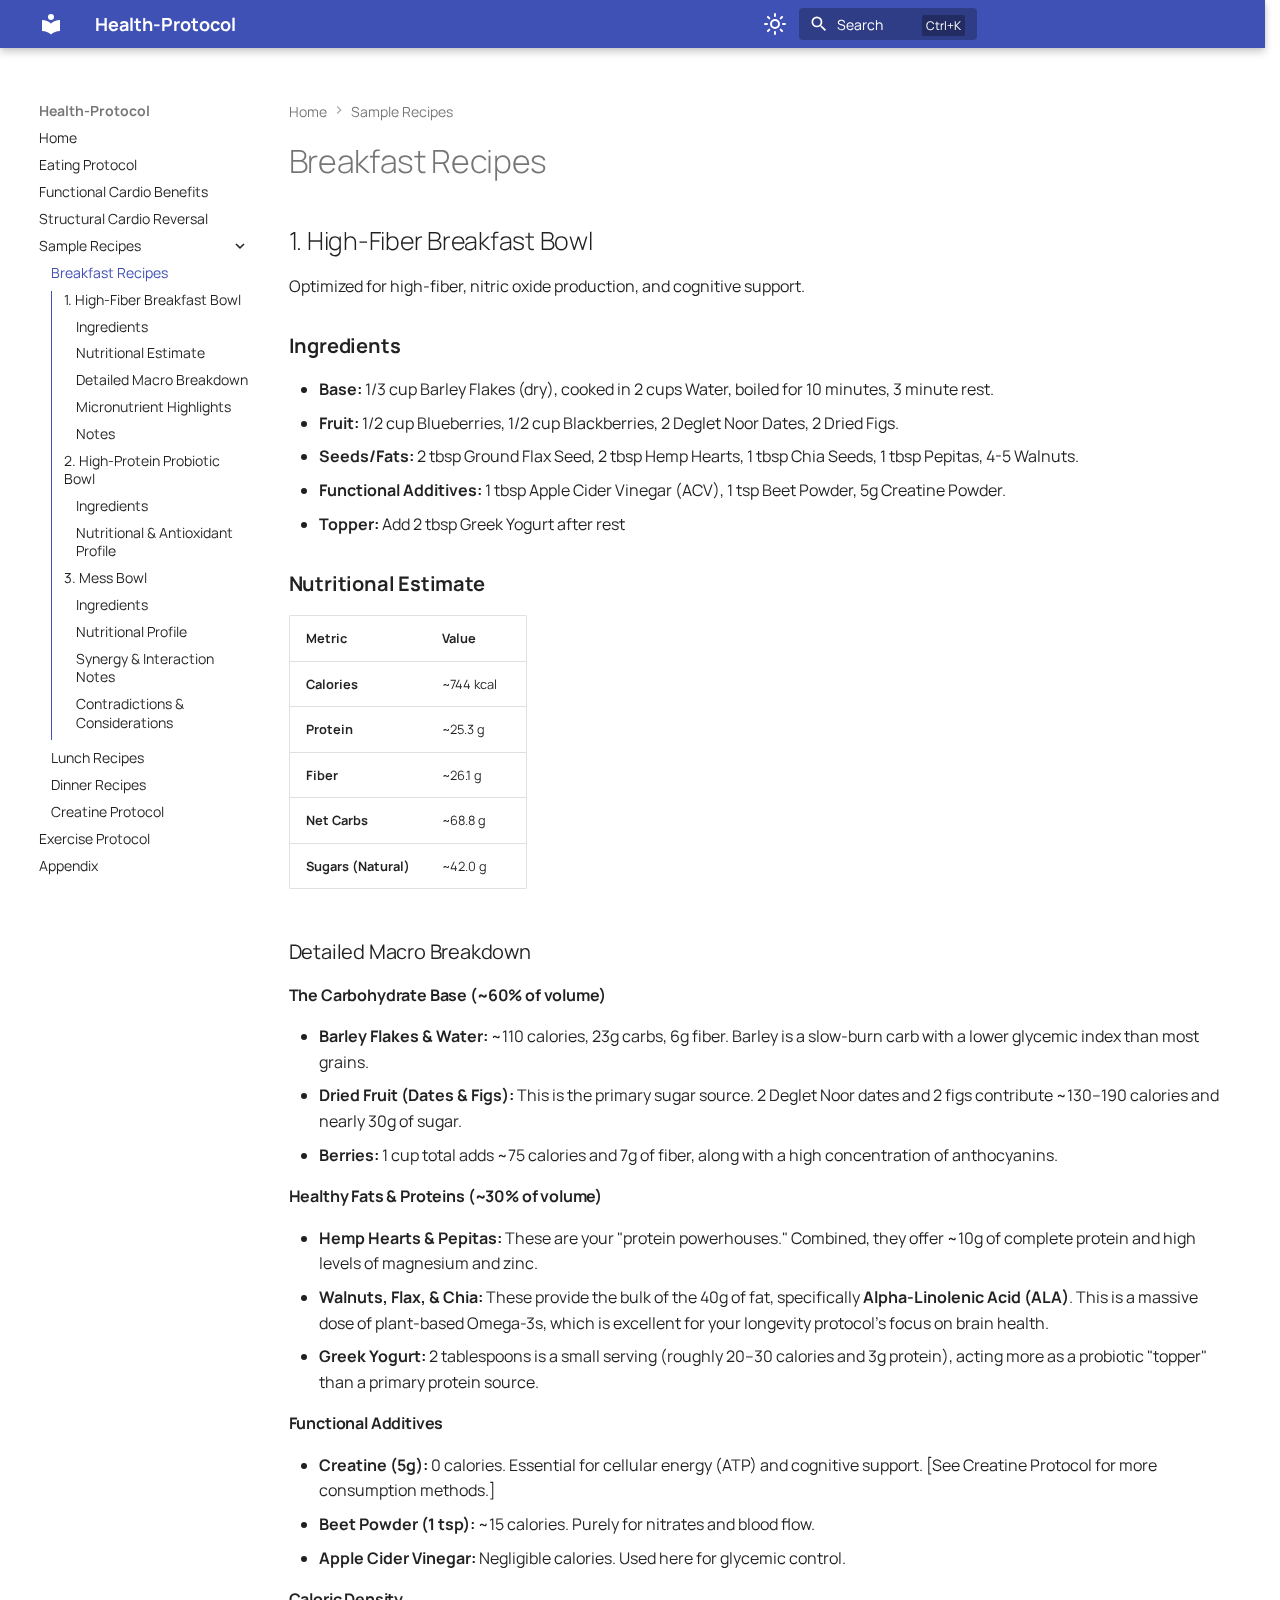
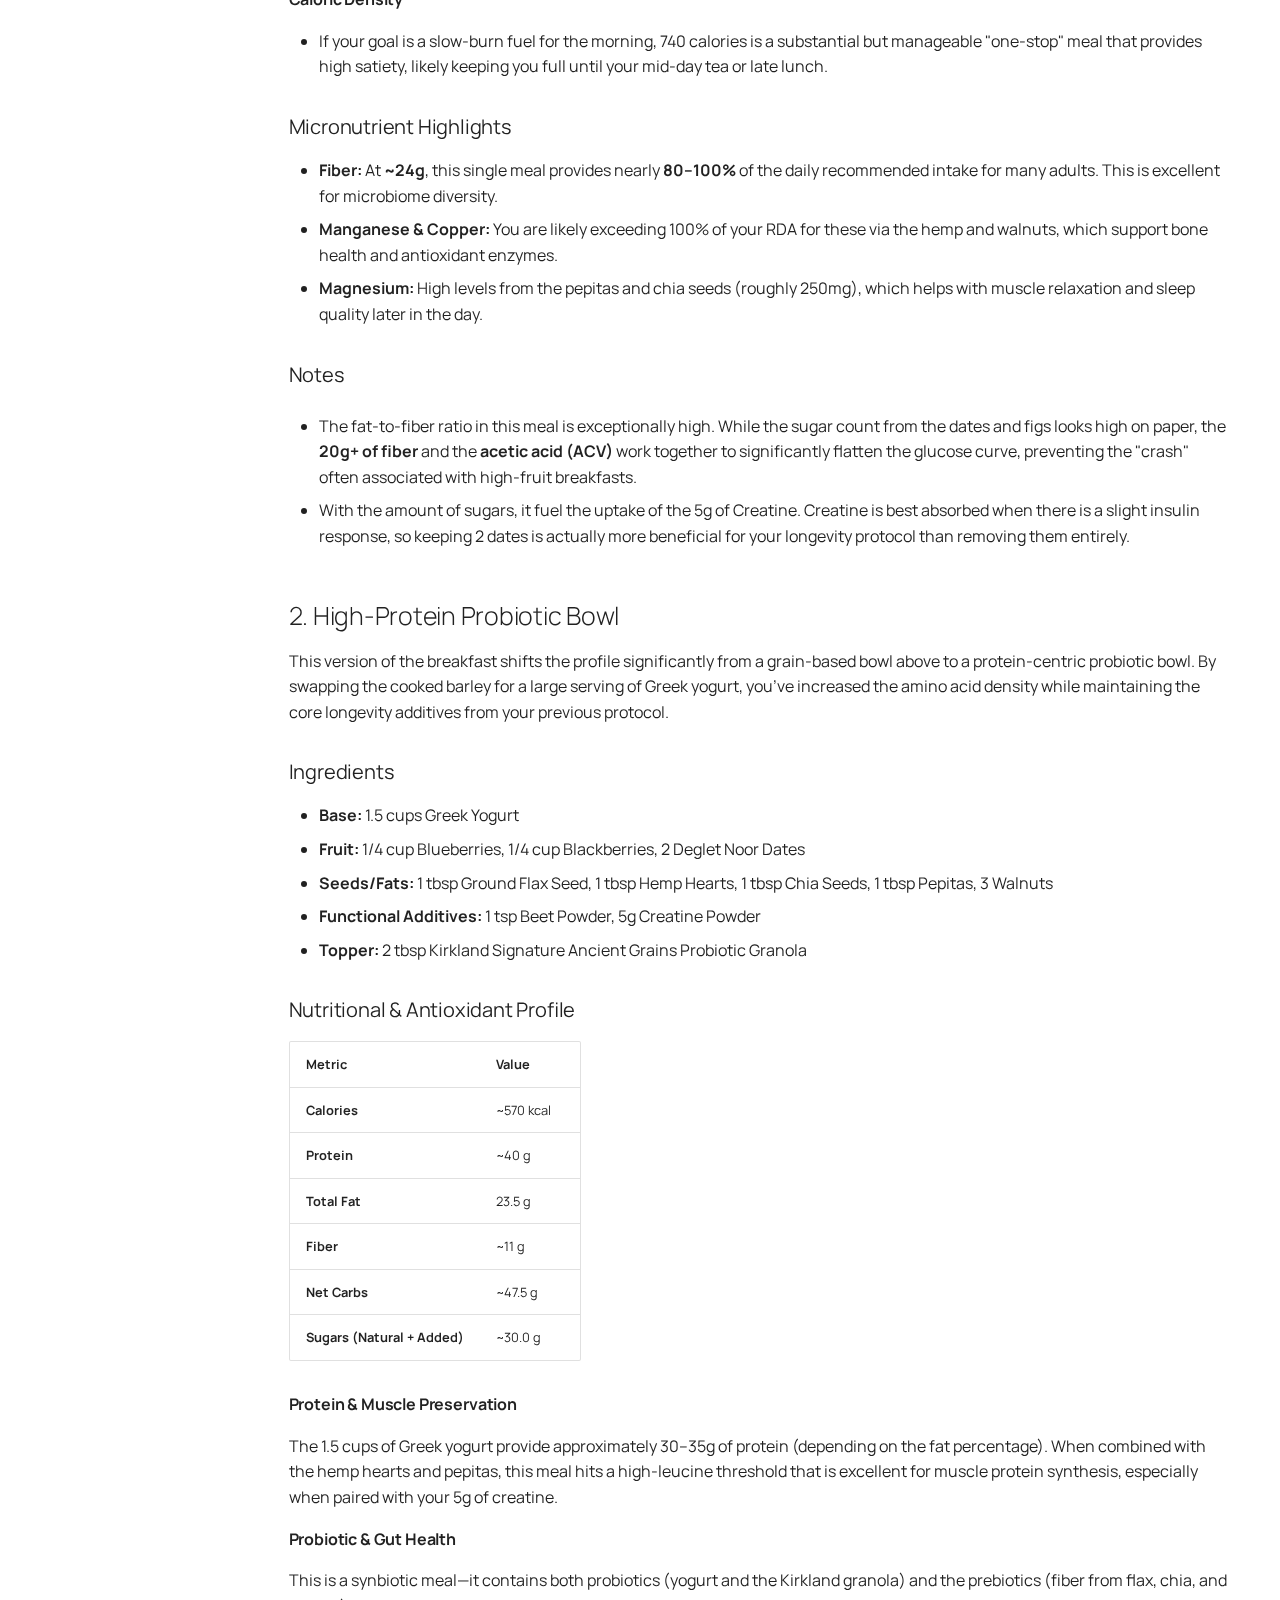
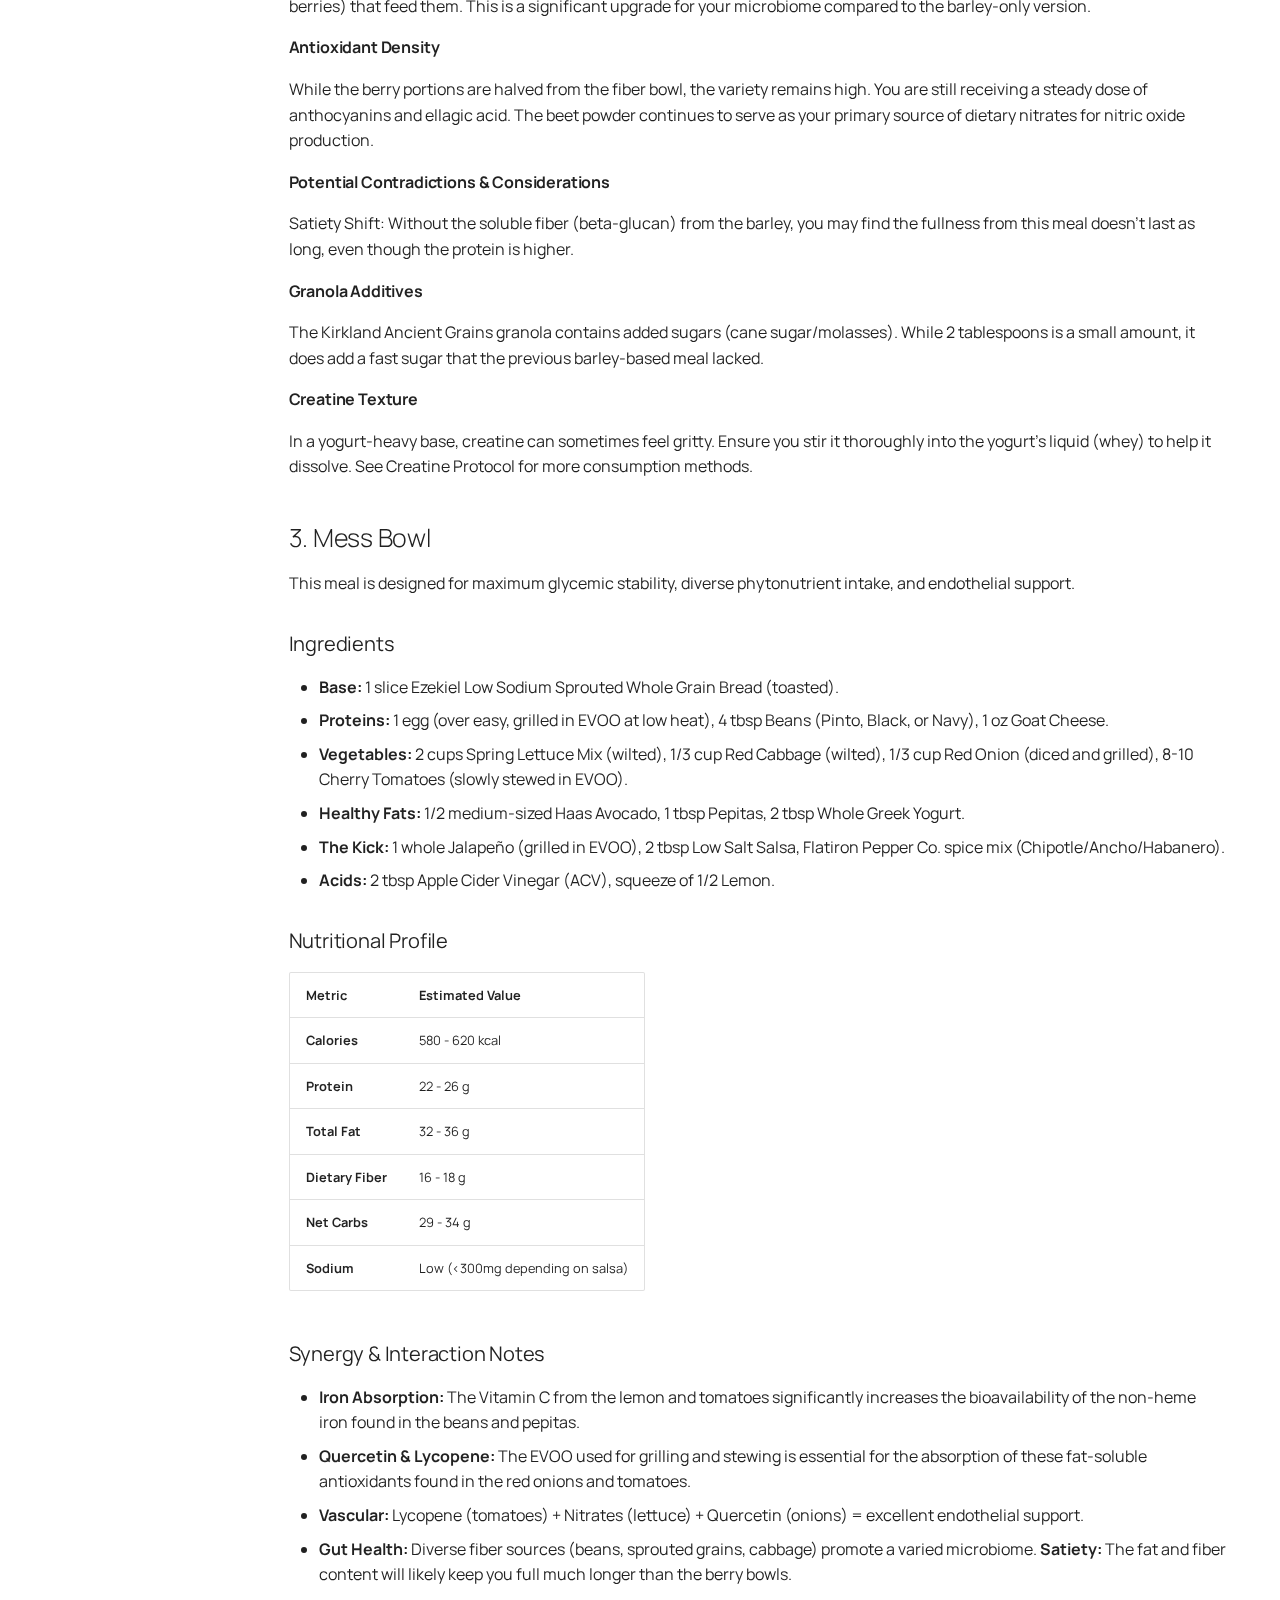
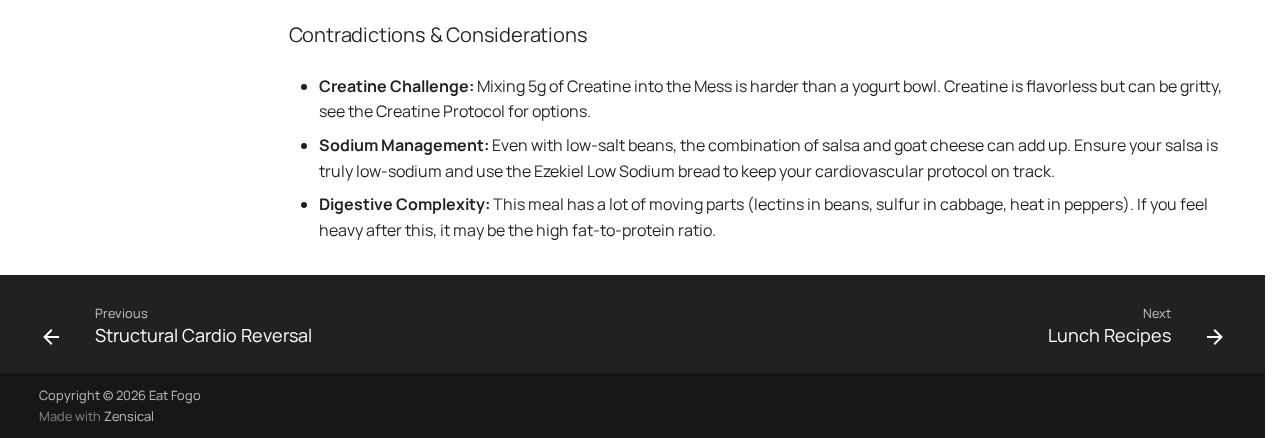
<file: site/recipes/breakfast/index.html>
<!doctype html>
<html lang="en" class="no-js">
  <head>
    
      <meta charset="utf-8">
      <meta name="viewport" content="width=device-width,initial-scale=1">
      
        <meta name="description" content="A new project generated from the default template project.">
      
      
        <meta name="author" content="PolarbearProducts">
      
      
        <link rel="canonical" href="https://polarbearproducts.github.io/Health-Protocol/recipes/breakfast/">
      
      
        <link rel="prev" href="../../structural/">
      
      
        <link rel="next" href="../lunch/">
      
      
        
      
      
      <link rel="icon" href="../../assets/images/favicon.png">
      <meta name="generator" content="zensical-0.0.23">
    
    
      
        <title>Breakfast Recipes - Health-Protocol</title>
      
    
    
      
        
      
      <link rel="stylesheet" href="../../assets/stylesheets/classic/main.d9d44b50.min.css">
      
        
          
        
        <link rel="stylesheet" href="../../assets/stylesheets/classic/palette.7dc9a0ad.min.css">
      
      


    
    
      
    
    
      
        
        
        <link rel="preconnect" href="https://fonts.gstatic.com" crossorigin>
        <link rel="stylesheet" href="https://fonts.googleapis.com/css?family=Manrope:300,300i,400,400i,500,500i,700,700i%7CRoboto+Mono:400,400i,700,700i&display=fallback">
        <style>:root{--md-text-font:"Manrope";--md-code-font:"Roboto Mono"}</style>
      
    
    
      <link rel="stylesheet" href="../../stylesheets/extra.css">
    
    <script>__md_scope=new URL("../..",location),__md_hash=e=>[...e].reduce(((e,t)=>(e<<5)-e+t.charCodeAt(0)),0),__md_get=(e,t=localStorage,a=__md_scope)=>JSON.parse(t.getItem(a.pathname+"."+e)),__md_set=(e,t,a=localStorage,_=__md_scope)=>{try{a.setItem(_.pathname+"."+e,JSON.stringify(t))}catch(e){}},document.documentElement.setAttribute("data-platform",navigator.platform)</script>
    
      

    
    
  </head>
  
  
    
    
      
    
    
    
    
    <body dir="ltr" data-md-color-scheme="default" data-md-color-primary="indigo" data-md-color-accent="indigo">
  
    
    <input class="md-toggle" data-md-toggle="drawer" type="checkbox" id="__drawer" autocomplete="off">
    <input class="md-toggle" data-md-toggle="search" type="checkbox" id="__search" autocomplete="off">
    <label class="md-overlay" for="__drawer"></label>
    <div data-md-component="skip">
      
        
        <a href="#breakfast-recipes" class="md-skip">
          Skip to content
        </a>
      
    </div>
    <div data-md-component="announce">
      
    </div>
    
    
      

  

<header class="md-header md-header--shadow" data-md-component="header">
  <nav class="md-header__inner md-grid" aria-label="Header">
    <a href="../.." title="Health-Protocol" class="md-header__button md-logo" aria-label="Health-Protocol" data-md-component="logo">
      
  
  <svg xmlns="http://www.w3.org/2000/svg" viewBox="0 0 24 24"><path d="M12 8a3 3 0 0 0 3-3 3 3 0 0 0-3-3 3 3 0 0 0-3 3 3 3 0 0 0 3 3m0 3.54C9.64 9.35 6.5 8 3 8v11c3.5 0 6.64 1.35 9 3.54 2.36-2.19 5.5-3.54 9-3.54V8c-3.5 0-6.64 1.35-9 3.54"/></svg>

    </a>
    <label class="md-header__button md-icon" for="__drawer">
      
      <svg xmlns="http://www.w3.org/2000/svg" viewBox="0 0 24 24"><path d="M3 6h18v2H3zm0 5h18v2H3zm0 5h18v2H3z"/></svg>
    </label>
    <div class="md-header__title" data-md-component="header-title">
      <div class="md-header__ellipsis">
        <div class="md-header__topic">
          <span class="md-ellipsis">
            Health-Protocol
          </span>
        </div>
        <div class="md-header__topic" data-md-component="header-topic">
          <span class="md-ellipsis">
            
              Breakfast Recipes
            
          </span>
        </div>
      </div>
    </div>
    
      
        <form class="md-header__option" data-md-component="palette">
  
    
    
    
    <input class="md-option" data-md-color-media="none" data-md-color-scheme="default" data-md-color-primary="indigo" data-md-color-accent="indigo"  aria-label="Switch to dark mode"  type="radio" name="__palette" id="__palette_0">
    
      <label class="md-header__button md-icon" title="Switch to dark mode" for="__palette_1" hidden>
        <svg xmlns="http://www.w3.org/2000/svg" fill="none" stroke="currentColor" stroke-linecap="round" stroke-linejoin="round" stroke-width="2" class="lucide lucide-sun" viewBox="0 0 24 24"><circle cx="12" cy="12" r="4"/><path d="M12 2v2M12 20v2M4.93 4.93l1.41 1.41M17.66 17.66l1.41 1.41M2 12h2M20 12h2M6.34 17.66l-1.41 1.41M19.07 4.93l-1.41 1.41"/></svg>
      </label>
    
  
    
    
    
    <input class="md-option" data-md-color-media="none" data-md-color-scheme="slate" data-md-color-primary="indigo" data-md-color-accent="indigo"  aria-label="Switch to light mode"  type="radio" name="__palette" id="__palette_1">
    
      <label class="md-header__button md-icon" title="Switch to light mode" for="__palette_0" hidden>
        <svg xmlns="http://www.w3.org/2000/svg" fill="none" stroke="currentColor" stroke-linecap="round" stroke-linejoin="round" stroke-width="2" class="lucide lucide-moon" viewBox="0 0 24 24"><path d="M20.985 12.486a9 9 0 1 1-9.473-9.472c.405-.022.617.46.402.803a6 6 0 0 0 8.268 8.268c.344-.215.825-.004.803.401"/></svg>
      </label>
    
  
</form>
      
    
    
      <script>var palette=__md_get("__palette");if(palette&&palette.color){if("(prefers-color-scheme)"===palette.color.media){var media=matchMedia("(prefers-color-scheme: light)"),input=document.querySelector(media.matches?"[data-md-color-media='(prefers-color-scheme: light)']":"[data-md-color-media='(prefers-color-scheme: dark)']");palette.color.media=input.getAttribute("data-md-color-media"),palette.color.scheme=input.getAttribute("data-md-color-scheme"),palette.color.primary=input.getAttribute("data-md-color-primary"),palette.color.accent=input.getAttribute("data-md-color-accent")}for(var[key,value]of Object.entries(palette.color))document.body.setAttribute("data-md-color-"+key,value)}</script>
    
    
    
      
      
        <label class="md-header__button md-icon" for="__search">
          
          <svg xmlns="http://www.w3.org/2000/svg" viewBox="0 0 24 24"><path d="M9.5 3A6.5 6.5 0 0 1 16 9.5c0 1.61-.59 3.09-1.56 4.23l.27.27h.79l5 5-1.5 1.5-5-5v-.79l-.27-.27A6.52 6.52 0 0 1 9.5 16 6.5 6.5 0 0 1 3 9.5 6.5 6.5 0 0 1 9.5 3m0 2C7 5 5 7 5 9.5S7 14 9.5 14 14 12 14 9.5 12 5 9.5 5"/></svg>
        </label>
        <div class="md-search" data-md-component="search" role="dialog" aria-label="Search">
  <button type="button" class="md-search__button">
    Search
  </button>
</div>
      
    
    <div class="md-header__source">
      
    </div>
  </nav>
  
</header>
    
    <div class="md-container" data-md-component="container">
      
      
        
          
        
      
      <main class="md-main" data-md-component="main">
        <div class="md-main__inner md-grid">
          
            
              
              <div class="md-sidebar md-sidebar--primary" data-md-component="sidebar" data-md-type="navigation" >
                <div class="md-sidebar__scrollwrap">
                  <div class="md-sidebar__inner">
                    



  

<nav class="md-nav md-nav--primary md-nav--integrated" aria-label="Navigation" data-md-level="0">
  <label class="md-nav__title" for="__drawer">
    <a href="../.." title="Health-Protocol" class="md-nav__button md-logo" aria-label="Health-Protocol" data-md-component="logo">
      
  
  <svg xmlns="http://www.w3.org/2000/svg" viewBox="0 0 24 24"><path d="M12 8a3 3 0 0 0 3-3 3 3 0 0 0-3-3 3 3 0 0 0-3 3 3 3 0 0 0 3 3m0 3.54C9.64 9.35 6.5 8 3 8v11c3.5 0 6.64 1.35 9 3.54 2.36-2.19 5.5-3.54 9-3.54V8c-3.5 0-6.64 1.35-9 3.54"/></svg>

    </a>
    Health-Protocol
  </label>
  
  <ul class="md-nav__list" data-md-scrollfix>
    
      
      
  
  
  
  
    <li class="md-nav__item">
      <a href="../.." class="md-nav__link">
        
  
  
  <span class="md-ellipsis">
    
  
    Home
  

    
  </span>
  
  

      </a>
    </li>
  

    
      
      
  
  
  
  
    <li class="md-nav__item">
      <a href="../../eating_protocol/" class="md-nav__link">
        
  
  
  <span class="md-ellipsis">
    
  
    Eating Protocol
  

    
  </span>
  
  

      </a>
    </li>
  

    
      
      
  
  
  
  
    <li class="md-nav__item">
      <a href="../../tea_v2/" class="md-nav__link">
        
  
  
  <span class="md-ellipsis">
    
  
    Functional Cardio Benefits
  

    
  </span>
  
  

      </a>
    </li>
  

    
      
      
  
  
  
  
    <li class="md-nav__item">
      <a href="../../structural/" class="md-nav__link">
        
  
  
  <span class="md-ellipsis">
    
  
    Structural Cardio Reversal
  

    
  </span>
  
  

      </a>
    </li>
  

    
      
      
  
  
    
  
  
  
    
    
      
        
      
        
      
        
      
        
      
    
    
    
    
    <li class="md-nav__item md-nav__item--active md-nav__item--nested">
      
        
        
        <input class="md-nav__toggle md-toggle " type="checkbox" id="__nav_5" checked>
        
          
          <label class="md-nav__link" for="__nav_5" id="__nav_5_label" tabindex="0">
            
  
  
  <span class="md-ellipsis">
    
  
    Sample Recipes
  

    
  </span>
  
  

            <span class="md-nav__icon md-icon"></span>
          </label>
        
        <nav class="md-nav" data-md-level="1" aria-labelledby="__nav_5_label" aria-expanded="true">
          <label class="md-nav__title" for="__nav_5">
            <span class="md-nav__icon md-icon"></span>
            
  
    Sample Recipes
  

          </label>
          <ul class="md-nav__list" data-md-scrollfix>
            
              
                
  
  
    
  
  
  
    <li class="md-nav__item md-nav__item--active">
      
      <input class="md-nav__toggle md-toggle" type="checkbox" id="__toc">
      
      
        
      
      
        <label class="md-nav__link md-nav__link--active" for="__toc">
          
  
  
  <span class="md-ellipsis">
    
  
    Breakfast Recipes
  

    
  </span>
  
  

          <span class="md-nav__icon md-icon"></span>
        </label>
      
      <a href="././" class="md-nav__link md-nav__link--active">
        
  
  
  <span class="md-ellipsis">
    
  
    Breakfast Recipes
  

    
  </span>
  
  

      </a>
      
        


<nav class="md-nav md-nav--secondary" aria-label="On this page">
  
  
  
    
  
  
    <label class="md-nav__title" for="__toc">
      <span class="md-nav__icon md-icon"></span>
      On this page
    </label>
    <ul class="md-nav__list" data-md-component="toc" data-md-scrollfix>
      
        <li class="md-nav__item">
  <a href="#1-high-fiber-breakfast-bowl" class="md-nav__link">
    <span class="md-ellipsis">
      
        1. High-Fiber Breakfast Bowl
      
    </span>
  </a>
  
    <nav class="md-nav" aria-label="1. High-Fiber Breakfast Bowl">
      <ul class="md-nav__list">
        
          <li class="md-nav__item">
  <a href="#ingredients" class="md-nav__link">
    <span class="md-ellipsis">
      
        Ingredients
      
    </span>
  </a>
  
</li>
        
          <li class="md-nav__item">
  <a href="#nutritional-estimate" class="md-nav__link">
    <span class="md-ellipsis">
      
        Nutritional Estimate
      
    </span>
  </a>
  
</li>
        
          <li class="md-nav__item">
  <a href="#detailed-macro-breakdown" class="md-nav__link">
    <span class="md-ellipsis">
      
        Detailed Macro Breakdown
      
    </span>
  </a>
  
</li>
        
          <li class="md-nav__item">
  <a href="#micronutrient-highlights" class="md-nav__link">
    <span class="md-ellipsis">
      
        Micronutrient Highlights
      
    </span>
  </a>
  
</li>
        
          <li class="md-nav__item">
  <a href="#notes" class="md-nav__link">
    <span class="md-ellipsis">
      
        Notes
      
    </span>
  </a>
  
</li>
        
      </ul>
    </nav>
  
</li>
      
        <li class="md-nav__item">
  <a href="#2-high-protein-probiotic-bowl" class="md-nav__link">
    <span class="md-ellipsis">
      
        2. High-Protein Probiotic Bowl
      
    </span>
  </a>
  
    <nav class="md-nav" aria-label="2. High-Protein Probiotic Bowl">
      <ul class="md-nav__list">
        
          <li class="md-nav__item">
  <a href="#ingredients_1" class="md-nav__link">
    <span class="md-ellipsis">
      
        Ingredients
      
    </span>
  </a>
  
</li>
        
          <li class="md-nav__item">
  <a href="#nutritional-antioxidant-profile" class="md-nav__link">
    <span class="md-ellipsis">
      
        Nutritional &amp; Antioxidant Profile
      
    </span>
  </a>
  
</li>
        
      </ul>
    </nav>
  
</li>
      
        <li class="md-nav__item">
  <a href="#3-mess-bowl" class="md-nav__link">
    <span class="md-ellipsis">
      
        3. Mess Bowl
      
    </span>
  </a>
  
    <nav class="md-nav" aria-label="3. Mess Bowl">
      <ul class="md-nav__list">
        
          <li class="md-nav__item">
  <a href="#ingredients_2" class="md-nav__link">
    <span class="md-ellipsis">
      
        Ingredients
      
    </span>
  </a>
  
</li>
        
          <li class="md-nav__item">
  <a href="#nutritional-profile" class="md-nav__link">
    <span class="md-ellipsis">
      
        Nutritional Profile
      
    </span>
  </a>
  
</li>
        
          <li class="md-nav__item">
  <a href="#synergy-interaction-notes" class="md-nav__link">
    <span class="md-ellipsis">
      
        Synergy &amp; Interaction Notes
      
    </span>
  </a>
  
</li>
        
          <li class="md-nav__item">
  <a href="#contradictions-considerations" class="md-nav__link">
    <span class="md-ellipsis">
      
        Contradictions &amp; Considerations
      
    </span>
  </a>
  
</li>
        
      </ul>
    </nav>
  
</li>
      
    </ul>
  
</nav>
      
    </li>
  

              
            
              
                
  
  
  
  
    <li class="md-nav__item">
      <a href="../lunch/" class="md-nav__link">
        
  
  
  <span class="md-ellipsis">
    
  
    Lunch Recipes
  

    
  </span>
  
  

      </a>
    </li>
  

              
            
              
                
  
  
  
  
    <li class="md-nav__item">
      <a href="../dinner/" class="md-nav__link">
        
  
  
  <span class="md-ellipsis">
    
  
    Dinner Recipes
  

    
  </span>
  
  

      </a>
    </li>
  

              
            
              
                
  
  
  
  
    <li class="md-nav__item">
      <a href="../creatine/" class="md-nav__link">
        
  
  
  <span class="md-ellipsis">
    
  
    Creatine Protocol
  

    
  </span>
  
  

      </a>
    </li>
  

              
            
          </ul>
        </nav>
      
    </li>
  

    
      
      
  
  
  
  
    <li class="md-nav__item">
      <a href="../../exercise_protocol/" class="md-nav__link">
        
  
  
  <span class="md-ellipsis">
    
  
    Exercise Protocol
  

    
  </span>
  
  

      </a>
    </li>
  

    
      
      
  
  
  
  
    <li class="md-nav__item">
      <a href="../../ref/" class="md-nav__link">
        
  
  
  <span class="md-ellipsis">
    
  
    Appendix
  

    
  </span>
  
  

      </a>
    </li>
  

    
  </ul>
</nav>
                  </div>
                </div>
              </div>
            
            
          
          
            <div class="md-content" data-md-component="content">
              
                



  


  <nav class="md-path" aria-label="Navigation" >
    <ol class="md-path__list">
      
        
  
  
    <li class="md-path__item">
      <a href="../.." class="md-path__link">
        
  <span class="md-ellipsis">
    Home
  </span>

      </a>
    </li>
  

      
      
        
  
  
    
    
      <li class="md-path__item">
        <a href="././" class="md-path__link">
          
  <span class="md-ellipsis">
    Sample Recipes
  </span>

        </a>
      </li>
    
  

      
    </ol>
  </nav>

              
              <article class="md-content__inner md-typeset">
                
                  

<h1 id="breakfast-recipes">Breakfast Recipes<a class="headerlink" href="#breakfast-recipes" title="Permanent link">&para;</a></h1>
<h2 id="1-high-fiber-breakfast-bowl">1. High-Fiber Breakfast Bowl<a class="headerlink" href="#1-high-fiber-breakfast-bowl" title="Permanent link">&para;</a></h2>
<p>Optimized for high-fiber, nitric oxide production, and cognitive support.</p>
<h3 id="ingredients"><strong>Ingredients</strong><a class="headerlink" href="#ingredients" title="Permanent link">&para;</a></h3>
<ul>
<li><strong>Base:</strong> 1/3 cup Barley Flakes (dry), cooked in 2 cups Water, boiled for 10 minutes, 3 minute rest.</li>
<li><strong>Fruit:</strong> 1/2 cup Blueberries, 1/2 cup Blackberries, 2 Deglet Noor Dates, 2 Dried Figs.</li>
<li><strong>Seeds/Fats:</strong> 2 tbsp Ground Flax Seed, 2 tbsp Hemp Hearts, 1 tbsp Chia Seeds, 1 tbsp Pepitas, 4-5 Walnuts.</li>
<li><strong>Functional Additives:</strong> 1 tbsp Apple Cider Vinegar (ACV), 1 tsp Beet Powder, 5g Creatine Powder.</li>
<li><strong>Topper:</strong> Add 2 tbsp Greek Yogurt after rest</li>
</ul>
<h3 id="nutritional-estimate"><strong>Nutritional Estimate</strong><a class="headerlink" href="#nutritional-estimate" title="Permanent link">&para;</a></h3>
<table>
<thead>
<tr>
<th style="text-align: left;">Metric</th>
<th style="text-align: left;">Value</th>
</tr>
</thead>
<tbody>
<tr>
<td style="text-align: left;"><strong>Calories</strong></td>
<td style="text-align: left;">~744 kcal</td>
</tr>
<tr>
<td style="text-align: left;"><strong>Protein</strong></td>
<td style="text-align: left;">~25.3 g</td>
</tr>
<tr>
<td style="text-align: left;"><strong>Fiber</strong></td>
<td style="text-align: left;">~26.1 g</td>
</tr>
<tr>
<td style="text-align: left;"><strong>Net Carbs</strong></td>
<td style="text-align: left;">~68.8 g</td>
</tr>
<tr>
<td style="text-align: left;"><strong>Sugars (Natural)</strong></td>
<td style="text-align: left;">~42.0 g</td>
</tr>
</tbody>
</table>
<h3 id="detailed-macro-breakdown">Detailed Macro Breakdown<a class="headerlink" href="#detailed-macro-breakdown" title="Permanent link">&para;</a></h3>
<h4 id="the-carbohydrate-base-60-of-volume">The Carbohydrate Base (~60% of volume)<a class="headerlink" href="#the-carbohydrate-base-60-of-volume" title="Permanent link">&para;</a></h4>
<ul>
<li><strong>Barley Flakes &amp; Water:</strong> ~110 calories, 23g carbs, 6g fiber. Barley is a slow-burn carb with a lower glycemic index than most grains.</li>
<li><strong>Dried Fruit (Dates &amp; Figs):</strong> This is the primary sugar source. 2 Deglet Noor dates and 2 figs contribute ~130–190 calories and nearly 30g of sugar.</li>
<li><strong>Berries:</strong> 1 cup total adds ~75 calories and 7g of fiber, along with a high concentration of anthocyanins.</li>
</ul>
<h4 id="healthy-fats-proteins-30-of-volume">Healthy Fats &amp; Proteins (~30% of volume)<a class="headerlink" href="#healthy-fats-proteins-30-of-volume" title="Permanent link">&para;</a></h4>
<ul>
<li><strong>Hemp Hearts &amp; Pepitas:</strong> These are your "protein powerhouses." Combined, they offer ~10g of complete protein and high levels of magnesium and zinc.</li>
<li><strong>Walnuts, Flax, &amp; Chia:</strong> These provide the bulk of the 40g of fat, specifically <strong>Alpha-Linolenic Acid (ALA)</strong>. This is a massive dose of plant-based Omega-3s, which is excellent for your longevity protocol's focus on brain health.</li>
<li><strong>Greek Yogurt:</strong> 2 tablespoons is a small serving (roughly 20–30 calories and 3g protein), acting more as a probiotic "topper" than a primary protein source.</li>
</ul>
<h4 id="functional-additives">Functional Additives<a class="headerlink" href="#functional-additives" title="Permanent link">&para;</a></h4>
<ul>
<li><strong>Creatine (5g):</strong> 0 calories. Essential for cellular energy (ATP) and cognitive support. [See Creatine Protocol for more consumption methods.]</li>
<li><strong>Beet Powder (1 tsp):</strong> ~15 calories. Purely for nitrates and blood flow.</li>
<li><strong>Apple Cider Vinegar:</strong> Negligible calories. Used here for glycemic control.</li>
</ul>
<h4 id="caloric-density">Caloric Density<a class="headerlink" href="#caloric-density" title="Permanent link">&para;</a></h4>
<ul>
<li>If your goal is a slow-burn fuel for the morning, 740 calories is a substantial but manageable "one-stop" meal that provides high satiety, likely keeping you full until your mid-day tea or late lunch.</li>
</ul>
<h3 id="micronutrient-highlights">Micronutrient Highlights<a class="headerlink" href="#micronutrient-highlights" title="Permanent link">&para;</a></h3>
<ul>
<li><strong>Fiber:</strong> At <strong>~24g</strong>, this single meal provides nearly <strong>80–100%</strong> of the daily recommended intake for many adults. This is excellent for microbiome diversity.</li>
<li><strong>Manganese &amp; Copper:</strong> You are likely exceeding 100% of your RDA for these via the hemp and walnuts, which support bone health and antioxidant enzymes.</li>
<li><strong>Magnesium:</strong> High levels from the pepitas and chia seeds (roughly 250mg), which helps with muscle relaxation and sleep quality later in the day.</li>
</ul>
<h3 id="notes">Notes<a class="headerlink" href="#notes" title="Permanent link">&para;</a></h3>
<ul>
<li>
<p>The fat-to-fiber ratio in this meal is exceptionally high. While the sugar count from the dates and figs looks high on paper, the <strong>20g+ of fiber</strong> and the <strong>acetic acid (ACV)</strong> work together to significantly flatten the glucose curve, preventing the "crash" often associated with high-fruit breakfasts.</p>
</li>
<li>
<p>With the amount of sugars, it fuel the uptake of the 5g of Creatine. Creatine is best absorbed when there is a slight insulin response, so keeping 2 dates is actually more beneficial for your longevity protocol than removing them entirely.</p>
</li>
</ul>
<h2 id="2-high-protein-probiotic-bowl">2. High-Protein Probiotic Bowl<a class="headerlink" href="#2-high-protein-probiotic-bowl" title="Permanent link">&para;</a></h2>
<p>This version of the breakfast shifts the profile significantly from a grain-based bowl above to a protein-centric probiotic bowl. By swapping the cooked barley for a large serving of Greek yogurt, you’ve increased the amino acid density while maintaining the core longevity additives from your previous protocol.</p>
<h3 id="ingredients_1">Ingredients<a class="headerlink" href="#ingredients_1" title="Permanent link">&para;</a></h3>
<ul>
<li><strong>Base:</strong> 1.5 cups Greek Yogurt</li>
<li><strong>Fruit:</strong> 1/4 cup Blueberries, 1/4 cup Blackberries, 2 Deglet Noor Dates</li>
<li><strong>Seeds/Fats:</strong> 1 tbsp Ground Flax Seed, 1 tbsp Hemp Hearts, 1 tbsp Chia Seeds, 1 tbsp Pepitas, 3 Walnuts</li>
<li><strong>Functional Additives:</strong> 1 tsp Beet Powder, 5g Creatine Powder</li>
<li><strong>Topper:</strong> 2 tbsp Kirkland Signature Ancient Grains Probiotic Granola</li>
</ul>
<h3 id="nutritional-antioxidant-profile">Nutritional &amp; Antioxidant Profile<a class="headerlink" href="#nutritional-antioxidant-profile" title="Permanent link">&para;</a></h3>
<table>
<thead>
<tr>
<th style="text-align: left;">Metric</th>
<th style="text-align: left;">Value</th>
</tr>
</thead>
<tbody>
<tr>
<td style="text-align: left;"><strong>Calories</strong></td>
<td style="text-align: left;">~570 kcal</td>
</tr>
<tr>
<td style="text-align: left;"><strong>Protein</strong></td>
<td style="text-align: left;">~40 g</td>
</tr>
<tr>
<td style="text-align: left;"><strong>Total Fat</strong></td>
<td style="text-align: left;">23.5 g</td>
</tr>
<tr>
<td style="text-align: left;"><strong>Fiber</strong></td>
<td style="text-align: left;">~11 g</td>
</tr>
<tr>
<td style="text-align: left;"><strong>Net Carbs</strong></td>
<td style="text-align: left;">~47.5 g</td>
</tr>
<tr>
<td style="text-align: left;"><strong>Sugars (Natural + Added)</strong></td>
<td style="text-align: left;">~30.0 g</td>
</tr>
</tbody>
</table>
<h4 id="protein-muscle-preservation">Protein &amp; Muscle Preservation<a class="headerlink" href="#protein-muscle-preservation" title="Permanent link">&para;</a></h4>
<p>The 1.5 cups of Greek yogurt provide approximately 30–35g of protein (depending on the fat percentage). When combined with the hemp hearts and pepitas, this meal hits a high-leucine threshold that is excellent for muscle protein synthesis, especially when paired with your 5g of creatine.</p>
<h4 id="probiotic-gut-health">Probiotic &amp; Gut Health<a class="headerlink" href="#probiotic-gut-health" title="Permanent link">&para;</a></h4>
<p>This is a synbiotic meal—it contains both probiotics (yogurt and the Kirkland granola) and the prebiotics (fiber from flax, chia, and berries) that feed them. This is a significant upgrade for your microbiome compared to the barley-only version.</p>
<h4 id="antioxidant-density">Antioxidant Density<a class="headerlink" href="#antioxidant-density" title="Permanent link">&para;</a></h4>
<p>While the berry portions are halved from the fiber bowl, the variety remains high. You are still receiving a steady dose of anthocyanins and ellagic acid. The beet powder continues to serve as your primary source of dietary nitrates for nitric oxide production.</p>
<h4 id="potential-contradictions-considerations">Potential Contradictions &amp; Considerations<a class="headerlink" href="#potential-contradictions-considerations" title="Permanent link">&para;</a></h4>
<p>Satiety Shift: Without the soluble fiber (beta-glucan) from the barley, you may find the fullness from this meal doesn't last as long, even though the protein is higher.</p>
<h4 id="granola-additives">Granola Additives<a class="headerlink" href="#granola-additives" title="Permanent link">&para;</a></h4>
<p>The Kirkland Ancient Grains granola contains added sugars (cane sugar/molasses). While 2 tablespoons is a small amount, it does add a fast sugar that the previous barley-based meal lacked.</p>
<h4 id="creatine-texture">Creatine Texture<a class="headerlink" href="#creatine-texture" title="Permanent link">&para;</a></h4>
<p>In a yogurt-heavy base, creatine can sometimes feel gritty. Ensure you stir it thoroughly into the yogurt's liquid (whey) to help it dissolve. See Creatine Protocol for more consumption methods.</p>
<h2 id="3-mess-bowl">3. Mess Bowl<a class="headerlink" href="#3-mess-bowl" title="Permanent link">&para;</a></h2>
<p>This meal is designed for maximum glycemic stability, diverse phytonutrient intake, and endothelial support.</p>
<h3 id="ingredients_2">Ingredients<a class="headerlink" href="#ingredients_2" title="Permanent link">&para;</a></h3>
<ul>
<li><strong>Base:</strong> 1 slice Ezekiel Low Sodium Sprouted Whole Grain Bread (toasted).</li>
<li><strong>Proteins:</strong> 1 egg (over easy, grilled in EVOO at low heat), 4 tbsp Beans (Pinto, Black, or Navy), 1 oz Goat Cheese.</li>
<li><strong>Vegetables:</strong> 2 cups Spring Lettuce Mix (wilted), 1/3 cup Red Cabbage (wilted), 1/3 cup Red Onion (diced and grilled), 8-10 Cherry Tomatoes (slowly stewed in EVOO).</li>
<li><strong>Healthy Fats:</strong> 1/2 medium-sized Haas Avocado, 1 tbsp Pepitas, 2 tbsp Whole Greek Yogurt.</li>
<li><strong>The Kick:</strong> 1 whole Jalapeño (grilled in EVOO), 2 tbsp Low Salt Salsa, Flatiron Pepper Co. spice mix (Chipotle/Ancho/Habanero).</li>
<li><strong>Acids:</strong> 2 tbsp Apple Cider Vinegar (ACV), squeeze of 1/2 Lemon.</li>
</ul>
<h3 id="nutritional-profile">Nutritional Profile<a class="headerlink" href="#nutritional-profile" title="Permanent link">&para;</a></h3>
<table>
<thead>
<tr>
<th style="text-align: left;">Metric</th>
<th style="text-align: left;">Estimated Value</th>
</tr>
</thead>
<tbody>
<tr>
<td style="text-align: left;"><strong>Calories</strong></td>
<td style="text-align: left;">580 - 620 kcal</td>
</tr>
<tr>
<td style="text-align: left;"><strong>Protein</strong></td>
<td style="text-align: left;">22 - 26 g</td>
</tr>
<tr>
<td style="text-align: left;"><strong>Total Fat</strong></td>
<td style="text-align: left;">32 - 36 g</td>
</tr>
<tr>
<td style="text-align: left;"><strong>Dietary Fiber</strong></td>
<td style="text-align: left;">16 - 18 g</td>
</tr>
<tr>
<td style="text-align: left;"><strong>Net Carbs</strong></td>
<td style="text-align: left;">29 - 34 g</td>
</tr>
<tr>
<td style="text-align: left;"><strong>Sodium</strong></td>
<td style="text-align: left;">Low (&lt;300mg depending on salsa)</td>
</tr>
</tbody>
</table>
<h3 id="synergy-interaction-notes">Synergy &amp; Interaction Notes<a class="headerlink" href="#synergy-interaction-notes" title="Permanent link">&para;</a></h3>
<ul>
<li><strong>Iron Absorption:</strong> The Vitamin C from the lemon and tomatoes significantly increases the bioavailability of the non-heme iron found in the beans and pepitas.</li>
<li><strong>Quercetin &amp; Lycopene:</strong> The EVOO used for grilling and stewing is essential for the absorption of these fat-soluble antioxidants found in the red onions and tomatoes.</li>
<li><strong>Vascular:</strong> Lycopene (tomatoes) + Nitrates (lettuce) + Quercetin (onions) = excellent endothelial support.</li>
<li><strong>Gut Health:</strong> Diverse fiber sources (beans, sprouted grains, cabbage) promote a varied microbiome.
<strong>Satiety:</strong> The fat and fiber content will likely keep you full much longer than the berry bowls.</li>
</ul>
<h3 id="contradictions-considerations">Contradictions &amp; Considerations<a class="headerlink" href="#contradictions-considerations" title="Permanent link">&para;</a></h3>
<ul>
<li>
<p><strong>Creatine Challenge:</strong> Mixing 5g of Creatine into the Mess is harder than a yogurt bowl. Creatine is flavorless but can be gritty, see the Creatine Protocol for options.</p>
</li>
<li>
<p><strong>Sodium Management:</strong> Even with low-salt beans, the combination of salsa and goat cheese can add up. Ensure your salsa is truly low-sodium and use the Ezekiel Low Sodium bread to keep your cardiovascular protocol on track.</p>
</li>
<li>
<p><strong>Digestive Complexity:</strong> This meal has a lot of moving parts (lectins in beans, sulfur in cabbage, heat in peppers). If you feel heavy after this, it may be the high fat-to-protein ratio.</p>
</li>
</ul>














                
              </article>
            </div>
          
          
  <script>var tabs=__md_get("__tabs");if(Array.isArray(tabs))e:for(var set of document.querySelectorAll(".tabbed-set")){var labels=set.querySelector(".tabbed-labels");for(var tab of tabs)for(var label of labels.getElementsByTagName("label"))if(label.innerText.trim()===tab){var input=document.getElementById(label.htmlFor);input.checked=!0;continue e}}</script>

<script>var target=document.getElementById(location.hash.slice(1));target&&target.name&&(target.checked=target.name.startsWith("__tabbed_"))</script>
        </div>
        
          <button type="button" class="md-top md-icon" data-md-component="top" hidden>
  
  <svg xmlns="http://www.w3.org/2000/svg" viewBox="0 0 24 24"><path d="M13 20h-2V8l-5.5 5.5-1.42-1.42L12 4.16l7.92 7.92-1.42 1.42L13 8z"/></svg>
  Back to top
</button>
        
      </main>
      
        <footer class="md-footer">
  
    
      
      <nav class="md-footer__inner md-grid" aria-label="Footer" >
        
          
          <a href="../../structural/" class="md-footer__link md-footer__link--prev" aria-label="Previous: Structural Cardio Reversal">
            <div class="md-footer__button md-icon">
              
              <svg xmlns="http://www.w3.org/2000/svg" viewBox="0 0 24 24"><path d="M20 11v2H8l5.5 5.5-1.42 1.42L4.16 12l7.92-7.92L13.5 5.5 8 11z"/></svg>
            </div>
            <div class="md-footer__title">
              <span class="md-footer__direction">
                Previous
              </span>
              <div class="md-ellipsis">
                Structural Cardio Reversal
              </div>
            </div>
          </a>
        
        
          
          <a href="../lunch/" class="md-footer__link md-footer__link--next" aria-label="Next: Lunch Recipes">
            <div class="md-footer__title">
              <span class="md-footer__direction">
                Next
              </span>
              <div class="md-ellipsis">
                Lunch Recipes
              </div>
            </div>
            <div class="md-footer__button md-icon">
              
              <svg xmlns="http://www.w3.org/2000/svg" viewBox="0 0 24 24"><path d="M4 11v2h12l-5.5 5.5 1.42 1.42L19.84 12l-7.92-7.92L10.5 5.5 16 11z"/></svg>
            </div>
          </a>
        
      </nav>
    
  
  <div class="md-footer-meta md-typeset">
    <div class="md-footer-meta__inner md-grid">
      <div class="md-copyright">
  
    <div class="md-copyright__highlight">
      Copyright &copy; 2026 Eat Fogo 

    </div>
  
  
    Made with
    <a href="https://zensical.org/" target="_blank" rel="noopener">
      Zensical
    </a>
  
</div>
      
    </div>
  </div>
</footer>
      
    </div>
    <div class="md-dialog" data-md-component="dialog">
      <div class="md-dialog__inner md-typeset"></div>
    </div>
    
    
    
      
      
      
      <script id="__config" type="application/json">{"annotate":null,"base":"../..","features":["announce.dismiss","content.code.annotate","content.code.copy","content.code.select","content.footnote.tooltips","content.tabs.link","content.tooltips","navigation.expand","navigation.footer","navigation.indexes","navigation.instant","navigation.instant.prefetch","navigation.path","navigation.top","navigation.tracking","search.highlight","toc.follow","toc.integrate"],"search":"../../assets/javascripts/workers/search.e2d2d235.min.js","tags":null,"translations":{"clipboard.copied":"Copied to clipboard","clipboard.copy":"Copy to clipboard","search.result.more.one":"1 more on this page","search.result.more.other":"# more on this page","search.result.none":"No matching documents","search.result.one":"1 matching document","search.result.other":"# matching documents","search.result.placeholder":"Type to start searching","search.result.term.missing":"Missing","select.version":"Select version"},"version":null}</script>
    
    
      <script src="../../assets/javascripts/bundle.5fcf0de6.min.js"></script>
      
    
  </body>
</html>
</file>
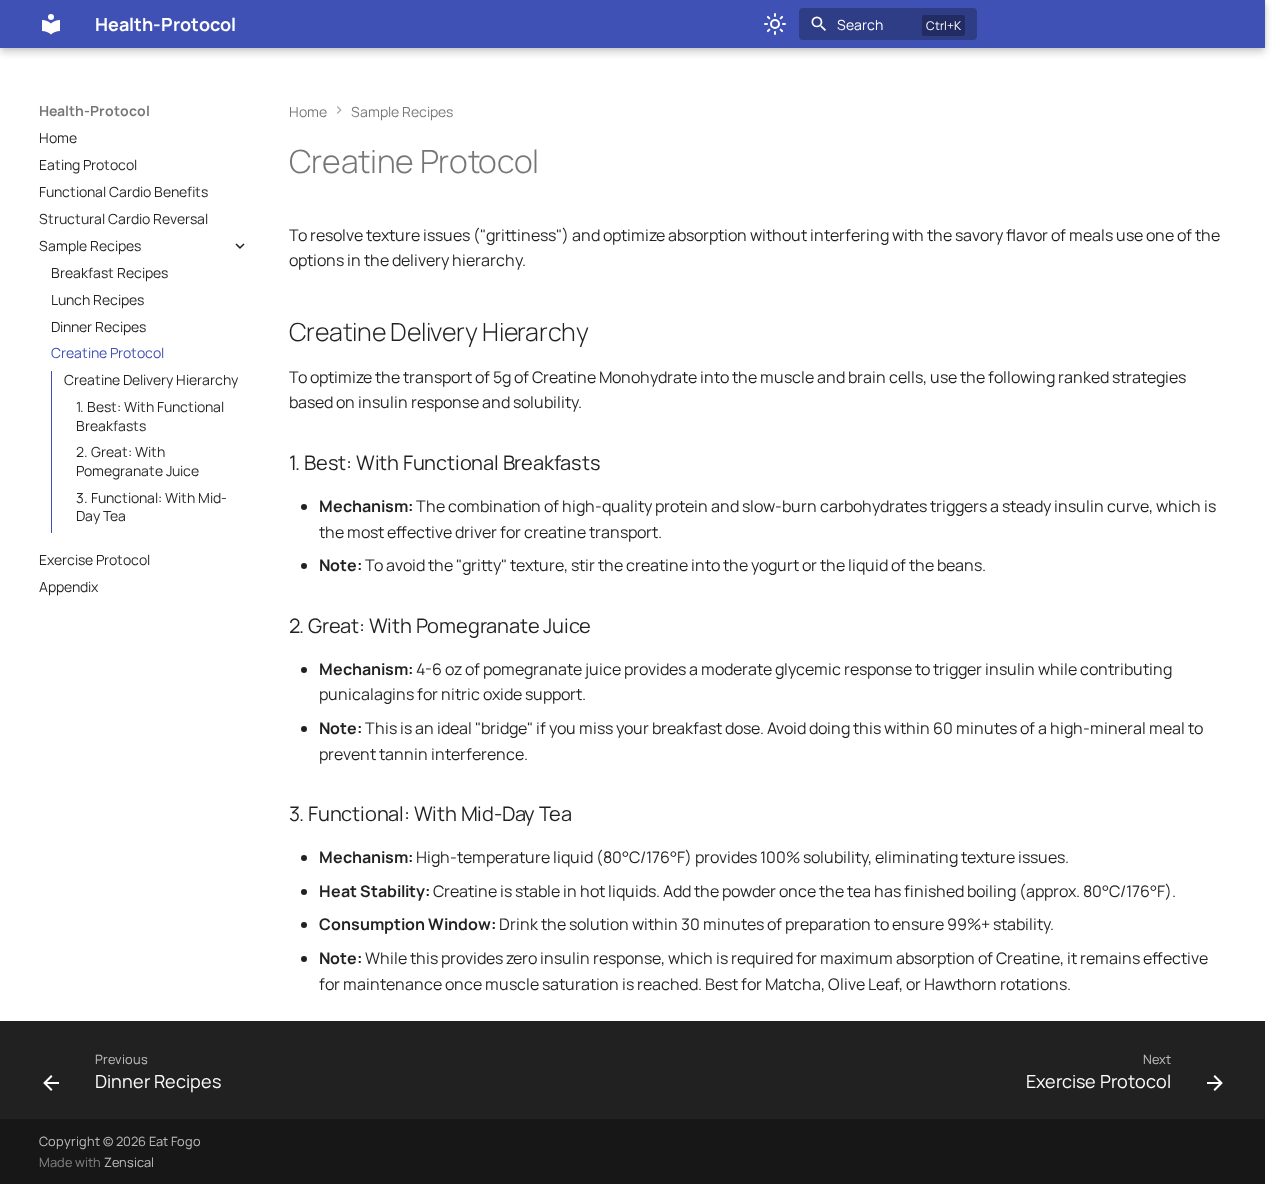
<file: site/recipes/creatine/index.html>
<!doctype html>
<html lang="en" class="no-js">
  <head>
    
      <meta charset="utf-8">
      <meta name="viewport" content="width=device-width,initial-scale=1">
      
        <meta name="description" content="A new project generated from the default template project.">
      
      
        <meta name="author" content="PolarbearProducts">
      
      
        <link rel="canonical" href="https://polarbearproducts.github.io/Health-Protocol/recipes/creatine/">
      
      
        <link rel="prev" href="../dinner/">
      
      
        <link rel="next" href="../../exercise_protocol/">
      
      
        
      
      
      <link rel="icon" href="../../assets/images/favicon.png">
      <meta name="generator" content="zensical-0.0.23">
    
    
      
        <title>Creatine Protocol - Health-Protocol</title>
      
    
    
      
        
      
      <link rel="stylesheet" href="../../assets/stylesheets/classic/main.d9d44b50.min.css">
      
        
          
        
        <link rel="stylesheet" href="../../assets/stylesheets/classic/palette.7dc9a0ad.min.css">
      
      


    
    
      
    
    
      
        
        
        <link rel="preconnect" href="https://fonts.gstatic.com" crossorigin>
        <link rel="stylesheet" href="https://fonts.googleapis.com/css?family=Manrope:300,300i,400,400i,500,500i,700,700i%7CRoboto+Mono:400,400i,700,700i&display=fallback">
        <style>:root{--md-text-font:"Manrope";--md-code-font:"Roboto Mono"}</style>
      
    
    
      <link rel="stylesheet" href="../../stylesheets/extra.css">
    
    <script>__md_scope=new URL("../..",location),__md_hash=e=>[...e].reduce(((e,t)=>(e<<5)-e+t.charCodeAt(0)),0),__md_get=(e,t=localStorage,a=__md_scope)=>JSON.parse(t.getItem(a.pathname+"."+e)),__md_set=(e,t,a=localStorage,_=__md_scope)=>{try{a.setItem(_.pathname+"."+e,JSON.stringify(t))}catch(e){}},document.documentElement.setAttribute("data-platform",navigator.platform)</script>
    
      

    
    
  </head>
  
  
    
    
      
    
    
    
    
    <body dir="ltr" data-md-color-scheme="default" data-md-color-primary="indigo" data-md-color-accent="indigo">
  
    
    <input class="md-toggle" data-md-toggle="drawer" type="checkbox" id="__drawer" autocomplete="off">
    <input class="md-toggle" data-md-toggle="search" type="checkbox" id="__search" autocomplete="off">
    <label class="md-overlay" for="__drawer"></label>
    <div data-md-component="skip">
      
        
        <a href="#creatine-protocol" class="md-skip">
          Skip to content
        </a>
      
    </div>
    <div data-md-component="announce">
      
    </div>
    
    
      

  

<header class="md-header md-header--shadow" data-md-component="header">
  <nav class="md-header__inner md-grid" aria-label="Header">
    <a href="../.." title="Health-Protocol" class="md-header__button md-logo" aria-label="Health-Protocol" data-md-component="logo">
      
  
  <svg xmlns="http://www.w3.org/2000/svg" viewBox="0 0 24 24"><path d="M12 8a3 3 0 0 0 3-3 3 3 0 0 0-3-3 3 3 0 0 0-3 3 3 3 0 0 0 3 3m0 3.54C9.64 9.35 6.5 8 3 8v11c3.5 0 6.64 1.35 9 3.54 2.36-2.19 5.5-3.54 9-3.54V8c-3.5 0-6.64 1.35-9 3.54"/></svg>

    </a>
    <label class="md-header__button md-icon" for="__drawer">
      
      <svg xmlns="http://www.w3.org/2000/svg" viewBox="0 0 24 24"><path d="M3 6h18v2H3zm0 5h18v2H3zm0 5h18v2H3z"/></svg>
    </label>
    <div class="md-header__title" data-md-component="header-title">
      <div class="md-header__ellipsis">
        <div class="md-header__topic">
          <span class="md-ellipsis">
            Health-Protocol
          </span>
        </div>
        <div class="md-header__topic" data-md-component="header-topic">
          <span class="md-ellipsis">
            
              Creatine Protocol
            
          </span>
        </div>
      </div>
    </div>
    
      
        <form class="md-header__option" data-md-component="palette">
  
    
    
    
    <input class="md-option" data-md-color-media="none" data-md-color-scheme="default" data-md-color-primary="indigo" data-md-color-accent="indigo"  aria-label="Switch to dark mode"  type="radio" name="__palette" id="__palette_0">
    
      <label class="md-header__button md-icon" title="Switch to dark mode" for="__palette_1" hidden>
        <svg xmlns="http://www.w3.org/2000/svg" fill="none" stroke="currentColor" stroke-linecap="round" stroke-linejoin="round" stroke-width="2" class="lucide lucide-sun" viewBox="0 0 24 24"><circle cx="12" cy="12" r="4"/><path d="M12 2v2M12 20v2M4.93 4.93l1.41 1.41M17.66 17.66l1.41 1.41M2 12h2M20 12h2M6.34 17.66l-1.41 1.41M19.07 4.93l-1.41 1.41"/></svg>
      </label>
    
  
    
    
    
    <input class="md-option" data-md-color-media="none" data-md-color-scheme="slate" data-md-color-primary="indigo" data-md-color-accent="indigo"  aria-label="Switch to light mode"  type="radio" name="__palette" id="__palette_1">
    
      <label class="md-header__button md-icon" title="Switch to light mode" for="__palette_0" hidden>
        <svg xmlns="http://www.w3.org/2000/svg" fill="none" stroke="currentColor" stroke-linecap="round" stroke-linejoin="round" stroke-width="2" class="lucide lucide-moon" viewBox="0 0 24 24"><path d="M20.985 12.486a9 9 0 1 1-9.473-9.472c.405-.022.617.46.402.803a6 6 0 0 0 8.268 8.268c.344-.215.825-.004.803.401"/></svg>
      </label>
    
  
</form>
      
    
    
      <script>var palette=__md_get("__palette");if(palette&&palette.color){if("(prefers-color-scheme)"===palette.color.media){var media=matchMedia("(prefers-color-scheme: light)"),input=document.querySelector(media.matches?"[data-md-color-media='(prefers-color-scheme: light)']":"[data-md-color-media='(prefers-color-scheme: dark)']");palette.color.media=input.getAttribute("data-md-color-media"),palette.color.scheme=input.getAttribute("data-md-color-scheme"),palette.color.primary=input.getAttribute("data-md-color-primary"),palette.color.accent=input.getAttribute("data-md-color-accent")}for(var[key,value]of Object.entries(palette.color))document.body.setAttribute("data-md-color-"+key,value)}</script>
    
    
    
      
      
        <label class="md-header__button md-icon" for="__search">
          
          <svg xmlns="http://www.w3.org/2000/svg" viewBox="0 0 24 24"><path d="M9.5 3A6.5 6.5 0 0 1 16 9.5c0 1.61-.59 3.09-1.56 4.23l.27.27h.79l5 5-1.5 1.5-5-5v-.79l-.27-.27A6.52 6.52 0 0 1 9.5 16 6.5 6.5 0 0 1 3 9.5 6.5 6.5 0 0 1 9.5 3m0 2C7 5 5 7 5 9.5S7 14 9.5 14 14 12 14 9.5 12 5 9.5 5"/></svg>
        </label>
        <div class="md-search" data-md-component="search" role="dialog" aria-label="Search">
  <button type="button" class="md-search__button">
    Search
  </button>
</div>
      
    
    <div class="md-header__source">
      
    </div>
  </nav>
  
</header>
    
    <div class="md-container" data-md-component="container">
      
      
        
          
        
      
      <main class="md-main" data-md-component="main">
        <div class="md-main__inner md-grid">
          
            
              
              <div class="md-sidebar md-sidebar--primary" data-md-component="sidebar" data-md-type="navigation" >
                <div class="md-sidebar__scrollwrap">
                  <div class="md-sidebar__inner">
                    



  

<nav class="md-nav md-nav--primary md-nav--integrated" aria-label="Navigation" data-md-level="0">
  <label class="md-nav__title" for="__drawer">
    <a href="../.." title="Health-Protocol" class="md-nav__button md-logo" aria-label="Health-Protocol" data-md-component="logo">
      
  
  <svg xmlns="http://www.w3.org/2000/svg" viewBox="0 0 24 24"><path d="M12 8a3 3 0 0 0 3-3 3 3 0 0 0-3-3 3 3 0 0 0-3 3 3 3 0 0 0 3 3m0 3.54C9.64 9.35 6.5 8 3 8v11c3.5 0 6.64 1.35 9 3.54 2.36-2.19 5.5-3.54 9-3.54V8c-3.5 0-6.64 1.35-9 3.54"/></svg>

    </a>
    Health-Protocol
  </label>
  
  <ul class="md-nav__list" data-md-scrollfix>
    
      
      
  
  
  
  
    <li class="md-nav__item">
      <a href="../.." class="md-nav__link">
        
  
  
  <span class="md-ellipsis">
    
  
    Home
  

    
  </span>
  
  

      </a>
    </li>
  

    
      
      
  
  
  
  
    <li class="md-nav__item">
      <a href="../../eating_protocol/" class="md-nav__link">
        
  
  
  <span class="md-ellipsis">
    
  
    Eating Protocol
  

    
  </span>
  
  

      </a>
    </li>
  

    
      
      
  
  
  
  
    <li class="md-nav__item">
      <a href="../../tea_v2/" class="md-nav__link">
        
  
  
  <span class="md-ellipsis">
    
  
    Functional Cardio Benefits
  

    
  </span>
  
  

      </a>
    </li>
  

    
      
      
  
  
  
  
    <li class="md-nav__item">
      <a href="../../structural/" class="md-nav__link">
        
  
  
  <span class="md-ellipsis">
    
  
    Structural Cardio Reversal
  

    
  </span>
  
  

      </a>
    </li>
  

    
      
      
  
  
    
  
  
  
    
    
      
        
      
        
      
        
      
        
      
    
    
    
    
    <li class="md-nav__item md-nav__item--active md-nav__item--nested">
      
        
        
        <input class="md-nav__toggle md-toggle " type="checkbox" id="__nav_5" checked>
        
          
          <label class="md-nav__link" for="__nav_5" id="__nav_5_label" tabindex="0">
            
  
  
  <span class="md-ellipsis">
    
  
    Sample Recipes
  

    
  </span>
  
  

            <span class="md-nav__icon md-icon"></span>
          </label>
        
        <nav class="md-nav" data-md-level="1" aria-labelledby="__nav_5_label" aria-expanded="true">
          <label class="md-nav__title" for="__nav_5">
            <span class="md-nav__icon md-icon"></span>
            
  
    Sample Recipes
  

          </label>
          <ul class="md-nav__list" data-md-scrollfix>
            
              
                
  
  
  
  
    <li class="md-nav__item">
      <a href="../breakfast/" class="md-nav__link">
        
  
  
  <span class="md-ellipsis">
    
  
    Breakfast Recipes
  

    
  </span>
  
  

      </a>
    </li>
  

              
            
              
                
  
  
  
  
    <li class="md-nav__item">
      <a href="../lunch/" class="md-nav__link">
        
  
  
  <span class="md-ellipsis">
    
  
    Lunch Recipes
  

    
  </span>
  
  

      </a>
    </li>
  

              
            
              
                
  
  
  
  
    <li class="md-nav__item">
      <a href="../dinner/" class="md-nav__link">
        
  
  
  <span class="md-ellipsis">
    
  
    Dinner Recipes
  

    
  </span>
  
  

      </a>
    </li>
  

              
            
              
                
  
  
    
  
  
  
    <li class="md-nav__item md-nav__item--active">
      
      <input class="md-nav__toggle md-toggle" type="checkbox" id="__toc">
      
      
        
      
      
        <label class="md-nav__link md-nav__link--active" for="__toc">
          
  
  
  <span class="md-ellipsis">
    
  
    Creatine Protocol
  

    
  </span>
  
  

          <span class="md-nav__icon md-icon"></span>
        </label>
      
      <a href="././" class="md-nav__link md-nav__link--active">
        
  
  
  <span class="md-ellipsis">
    
  
    Creatine Protocol
  

    
  </span>
  
  

      </a>
      
        


<nav class="md-nav md-nav--secondary" aria-label="On this page">
  
  
  
    
  
  
    <label class="md-nav__title" for="__toc">
      <span class="md-nav__icon md-icon"></span>
      On this page
    </label>
    <ul class="md-nav__list" data-md-component="toc" data-md-scrollfix>
      
        <li class="md-nav__item">
  <a href="#creatine-delivery-hierarchy" class="md-nav__link">
    <span class="md-ellipsis">
      
        Creatine Delivery Hierarchy
      
    </span>
  </a>
  
    <nav class="md-nav" aria-label="Creatine Delivery Hierarchy">
      <ul class="md-nav__list">
        
          <li class="md-nav__item">
  <a href="#1-best-with-functional-breakfasts" class="md-nav__link">
    <span class="md-ellipsis">
      
        1. Best: With Functional Breakfasts
      
    </span>
  </a>
  
</li>
        
          <li class="md-nav__item">
  <a href="#2-great-with-pomegranate-juice" class="md-nav__link">
    <span class="md-ellipsis">
      
        2. Great: With Pomegranate Juice
      
    </span>
  </a>
  
</li>
        
          <li class="md-nav__item">
  <a href="#3-functional-with-mid-day-tea" class="md-nav__link">
    <span class="md-ellipsis">
      
        3. Functional: With Mid-Day Tea
      
    </span>
  </a>
  
</li>
        
      </ul>
    </nav>
  
</li>
      
    </ul>
  
</nav>
      
    </li>
  

              
            
          </ul>
        </nav>
      
    </li>
  

    
      
      
  
  
  
  
    <li class="md-nav__item">
      <a href="../../exercise_protocol/" class="md-nav__link">
        
  
  
  <span class="md-ellipsis">
    
  
    Exercise Protocol
  

    
  </span>
  
  

      </a>
    </li>
  

    
      
      
  
  
  
  
    <li class="md-nav__item">
      <a href="../../ref/" class="md-nav__link">
        
  
  
  <span class="md-ellipsis">
    
  
    Appendix
  

    
  </span>
  
  

      </a>
    </li>
  

    
  </ul>
</nav>
                  </div>
                </div>
              </div>
            
            
          
          
            <div class="md-content" data-md-component="content">
              
                



  


  <nav class="md-path" aria-label="Navigation" >
    <ol class="md-path__list">
      
        
  
  
    <li class="md-path__item">
      <a href="../.." class="md-path__link">
        
  <span class="md-ellipsis">
    Home
  </span>

      </a>
    </li>
  

      
      
        
  
  
    
    
      <li class="md-path__item">
        <a href="../breakfast/" class="md-path__link">
          
  <span class="md-ellipsis">
    Sample Recipes
  </span>

        </a>
      </li>
    
  

      
    </ol>
  </nav>

              
              <article class="md-content__inner md-typeset">
                
                  

<h1 id="creatine-protocol">Creatine Protocol<a class="headerlink" href="#creatine-protocol" title="Permanent link">&para;</a></h1>
<p>To resolve texture issues ("grittiness") and optimize absorption without interfering with the savory flavor of meals use one of the options in the delivery hierarchy.</p>
<h2 id="creatine-delivery-hierarchy">Creatine Delivery Hierarchy<a class="headerlink" href="#creatine-delivery-hierarchy" title="Permanent link">&para;</a></h2>
<p>To optimize the transport of 5g of Creatine Monohydrate into the muscle and brain cells, use the following ranked strategies based on insulin response and solubility.</p>
<h3 id="1-best-with-functional-breakfasts">1. Best: With Functional Breakfasts<a class="headerlink" href="#1-best-with-functional-breakfasts" title="Permanent link">&para;</a></h3>
<ul>
<li><strong>Mechanism:</strong> The combination of high-quality protein and slow-burn carbohydrates triggers a steady insulin curve, which is the most effective driver for creatine transport.</li>
<li><strong>Note:</strong> To avoid the "gritty" texture, stir the creatine into the yogurt or the liquid of the beans.</li>
</ul>
<h3 id="2-great-with-pomegranate-juice">2. Great: With Pomegranate Juice<a class="headerlink" href="#2-great-with-pomegranate-juice" title="Permanent link">&para;</a></h3>
<ul>
<li><strong>Mechanism:</strong> 4-6 oz of pomegranate juice provides a moderate glycemic response to trigger insulin while contributing punicalagins for nitric oxide support.</li>
<li><strong>Note:</strong> This is an ideal "bridge" if you miss your breakfast dose. Avoid doing this within 60 minutes of a high-mineral meal to prevent tannin interference.</li>
</ul>
<h3 id="3-functional-with-mid-day-tea">3. Functional: With Mid-Day Tea<a class="headerlink" href="#3-functional-with-mid-day-tea" title="Permanent link">&para;</a></h3>
<ul>
<li><strong>Mechanism:</strong> High-temperature liquid (80°C/176°F) provides 100% solubility, eliminating texture issues.</li>
<li><strong>Heat Stability:</strong> Creatine is stable in hot liquids. Add the powder once the tea has finished boiling (approx. 80°C/176°F).</li>
<li><strong>Consumption Window:</strong> Drink the solution within 30 minutes of preparation to ensure 99%+ stability.</li>
<li><strong>Note:</strong> While this provides zero insulin response, which is required for maximum absorption of Creatine, it remains effective for maintenance once muscle saturation is reached. Best for Matcha, Olive Leaf, or Hawthorn rotations.</li>
</ul>














                
              </article>
            </div>
          
          
  <script>var tabs=__md_get("__tabs");if(Array.isArray(tabs))e:for(var set of document.querySelectorAll(".tabbed-set")){var labels=set.querySelector(".tabbed-labels");for(var tab of tabs)for(var label of labels.getElementsByTagName("label"))if(label.innerText.trim()===tab){var input=document.getElementById(label.htmlFor);input.checked=!0;continue e}}</script>

<script>var target=document.getElementById(location.hash.slice(1));target&&target.name&&(target.checked=target.name.startsWith("__tabbed_"))</script>
        </div>
        
          <button type="button" class="md-top md-icon" data-md-component="top" hidden>
  
  <svg xmlns="http://www.w3.org/2000/svg" viewBox="0 0 24 24"><path d="M13 20h-2V8l-5.5 5.5-1.42-1.42L12 4.16l7.92 7.92-1.42 1.42L13 8z"/></svg>
  Back to top
</button>
        
      </main>
      
        <footer class="md-footer">
  
    
      
      <nav class="md-footer__inner md-grid" aria-label="Footer" >
        
          
          <a href="../dinner/" class="md-footer__link md-footer__link--prev" aria-label="Previous: Dinner Recipes">
            <div class="md-footer__button md-icon">
              
              <svg xmlns="http://www.w3.org/2000/svg" viewBox="0 0 24 24"><path d="M20 11v2H8l5.5 5.5-1.42 1.42L4.16 12l7.92-7.92L13.5 5.5 8 11z"/></svg>
            </div>
            <div class="md-footer__title">
              <span class="md-footer__direction">
                Previous
              </span>
              <div class="md-ellipsis">
                Dinner Recipes
              </div>
            </div>
          </a>
        
        
          
          <a href="../../exercise_protocol/" class="md-footer__link md-footer__link--next" aria-label="Next: Exercise Protocol">
            <div class="md-footer__title">
              <span class="md-footer__direction">
                Next
              </span>
              <div class="md-ellipsis">
                Exercise Protocol
              </div>
            </div>
            <div class="md-footer__button md-icon">
              
              <svg xmlns="http://www.w3.org/2000/svg" viewBox="0 0 24 24"><path d="M4 11v2h12l-5.5 5.5 1.42 1.42L19.84 12l-7.92-7.92L10.5 5.5 16 11z"/></svg>
            </div>
          </a>
        
      </nav>
    
  
  <div class="md-footer-meta md-typeset">
    <div class="md-footer-meta__inner md-grid">
      <div class="md-copyright">
  
    <div class="md-copyright__highlight">
      Copyright &copy; 2026 Eat Fogo 

    </div>
  
  
    Made with
    <a href="https://zensical.org/" target="_blank" rel="noopener">
      Zensical
    </a>
  
</div>
      
    </div>
  </div>
</footer>
      
    </div>
    <div class="md-dialog" data-md-component="dialog">
      <div class="md-dialog__inner md-typeset"></div>
    </div>
    
    
    
      
      
      
      <script id="__config" type="application/json">{"annotate":null,"base":"../..","features":["announce.dismiss","content.code.annotate","content.code.copy","content.code.select","content.footnote.tooltips","content.tabs.link","content.tooltips","navigation.expand","navigation.footer","navigation.indexes","navigation.instant","navigation.instant.prefetch","navigation.path","navigation.top","navigation.tracking","search.highlight","toc.follow","toc.integrate"],"search":"../../assets/javascripts/workers/search.e2d2d235.min.js","tags":null,"translations":{"clipboard.copied":"Copied to clipboard","clipboard.copy":"Copy to clipboard","search.result.more.one":"1 more on this page","search.result.more.other":"# more on this page","search.result.none":"No matching documents","search.result.one":"1 matching document","search.result.other":"# matching documents","search.result.placeholder":"Type to start searching","search.result.term.missing":"Missing","select.version":"Select version"},"version":null}</script>
    
    
      <script src="../../assets/javascripts/bundle.5fcf0de6.min.js"></script>
      
    
  </body>
</html>
</file>
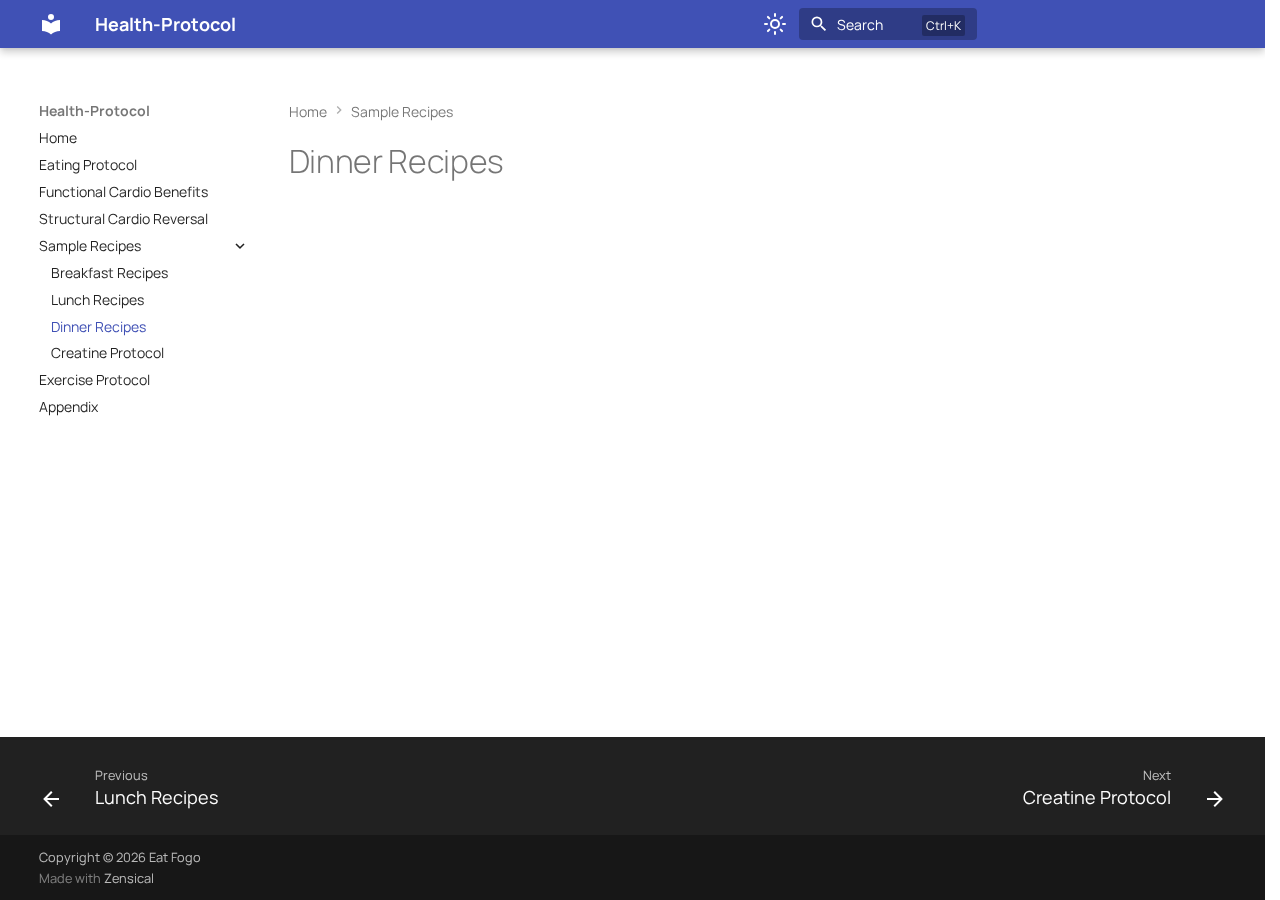
<file: site/recipes/dinner/index.html>
<!doctype html>
<html lang="en" class="no-js">
  <head>
    
      <meta charset="utf-8">
      <meta name="viewport" content="width=device-width,initial-scale=1">
      
        <meta name="description" content="A new project generated from the default template project.">
      
      
        <meta name="author" content="PolarbearProducts">
      
      
        <link rel="canonical" href="https://polarbearproducts.github.io/Health-Protocol/recipes/dinner/">
      
      
        <link rel="prev" href="../lunch/">
      
      
        <link rel="next" href="../creatine/">
      
      
        
      
      
      <link rel="icon" href="../../assets/images/favicon.png">
      <meta name="generator" content="zensical-0.0.23">
    
    
      
        <title>Dinner Recipes - Health-Protocol</title>
      
    
    
      
        
      
      <link rel="stylesheet" href="../../assets/stylesheets/classic/main.d9d44b50.min.css">
      
        
          
        
        <link rel="stylesheet" href="../../assets/stylesheets/classic/palette.7dc9a0ad.min.css">
      
      


    
    
      
    
    
      
        
        
        <link rel="preconnect" href="https://fonts.gstatic.com" crossorigin>
        <link rel="stylesheet" href="https://fonts.googleapis.com/css?family=Manrope:300,300i,400,400i,500,500i,700,700i%7CRoboto+Mono:400,400i,700,700i&display=fallback">
        <style>:root{--md-text-font:"Manrope";--md-code-font:"Roboto Mono"}</style>
      
    
    
      <link rel="stylesheet" href="../../stylesheets/extra.css">
    
    <script>__md_scope=new URL("../..",location),__md_hash=e=>[...e].reduce(((e,t)=>(e<<5)-e+t.charCodeAt(0)),0),__md_get=(e,t=localStorage,a=__md_scope)=>JSON.parse(t.getItem(a.pathname+"."+e)),__md_set=(e,t,a=localStorage,_=__md_scope)=>{try{a.setItem(_.pathname+"."+e,JSON.stringify(t))}catch(e){}},document.documentElement.setAttribute("data-platform",navigator.platform)</script>
    
      

    
    
  </head>
  
  
    
    
      
    
    
    
    
    <body dir="ltr" data-md-color-scheme="default" data-md-color-primary="indigo" data-md-color-accent="indigo">
  
    
    <input class="md-toggle" data-md-toggle="drawer" type="checkbox" id="__drawer" autocomplete="off">
    <input class="md-toggle" data-md-toggle="search" type="checkbox" id="__search" autocomplete="off">
    <label class="md-overlay" for="__drawer"></label>
    <div data-md-component="skip">
      
        
        <a href="#dinner-recipes" class="md-skip">
          Skip to content
        </a>
      
    </div>
    <div data-md-component="announce">
      
    </div>
    
    
      

  

<header class="md-header md-header--shadow" data-md-component="header">
  <nav class="md-header__inner md-grid" aria-label="Header">
    <a href="../.." title="Health-Protocol" class="md-header__button md-logo" aria-label="Health-Protocol" data-md-component="logo">
      
  
  <svg xmlns="http://www.w3.org/2000/svg" viewBox="0 0 24 24"><path d="M12 8a3 3 0 0 0 3-3 3 3 0 0 0-3-3 3 3 0 0 0-3 3 3 3 0 0 0 3 3m0 3.54C9.64 9.35 6.5 8 3 8v11c3.5 0 6.64 1.35 9 3.54 2.36-2.19 5.5-3.54 9-3.54V8c-3.5 0-6.64 1.35-9 3.54"/></svg>

    </a>
    <label class="md-header__button md-icon" for="__drawer">
      
      <svg xmlns="http://www.w3.org/2000/svg" viewBox="0 0 24 24"><path d="M3 6h18v2H3zm0 5h18v2H3zm0 5h18v2H3z"/></svg>
    </label>
    <div class="md-header__title" data-md-component="header-title">
      <div class="md-header__ellipsis">
        <div class="md-header__topic">
          <span class="md-ellipsis">
            Health-Protocol
          </span>
        </div>
        <div class="md-header__topic" data-md-component="header-topic">
          <span class="md-ellipsis">
            
              Dinner Recipes
            
          </span>
        </div>
      </div>
    </div>
    
      
        <form class="md-header__option" data-md-component="palette">
  
    
    
    
    <input class="md-option" data-md-color-media="none" data-md-color-scheme="default" data-md-color-primary="indigo" data-md-color-accent="indigo"  aria-label="Switch to dark mode"  type="radio" name="__palette" id="__palette_0">
    
      <label class="md-header__button md-icon" title="Switch to dark mode" for="__palette_1" hidden>
        <svg xmlns="http://www.w3.org/2000/svg" fill="none" stroke="currentColor" stroke-linecap="round" stroke-linejoin="round" stroke-width="2" class="lucide lucide-sun" viewBox="0 0 24 24"><circle cx="12" cy="12" r="4"/><path d="M12 2v2M12 20v2M4.93 4.93l1.41 1.41M17.66 17.66l1.41 1.41M2 12h2M20 12h2M6.34 17.66l-1.41 1.41M19.07 4.93l-1.41 1.41"/></svg>
      </label>
    
  
    
    
    
    <input class="md-option" data-md-color-media="none" data-md-color-scheme="slate" data-md-color-primary="indigo" data-md-color-accent="indigo"  aria-label="Switch to light mode"  type="radio" name="__palette" id="__palette_1">
    
      <label class="md-header__button md-icon" title="Switch to light mode" for="__palette_0" hidden>
        <svg xmlns="http://www.w3.org/2000/svg" fill="none" stroke="currentColor" stroke-linecap="round" stroke-linejoin="round" stroke-width="2" class="lucide lucide-moon" viewBox="0 0 24 24"><path d="M20.985 12.486a9 9 0 1 1-9.473-9.472c.405-.022.617.46.402.803a6 6 0 0 0 8.268 8.268c.344-.215.825-.004.803.401"/></svg>
      </label>
    
  
</form>
      
    
    
      <script>var palette=__md_get("__palette");if(palette&&palette.color){if("(prefers-color-scheme)"===palette.color.media){var media=matchMedia("(prefers-color-scheme: light)"),input=document.querySelector(media.matches?"[data-md-color-media='(prefers-color-scheme: light)']":"[data-md-color-media='(prefers-color-scheme: dark)']");palette.color.media=input.getAttribute("data-md-color-media"),palette.color.scheme=input.getAttribute("data-md-color-scheme"),palette.color.primary=input.getAttribute("data-md-color-primary"),palette.color.accent=input.getAttribute("data-md-color-accent")}for(var[key,value]of Object.entries(palette.color))document.body.setAttribute("data-md-color-"+key,value)}</script>
    
    
    
      
      
        <label class="md-header__button md-icon" for="__search">
          
          <svg xmlns="http://www.w3.org/2000/svg" viewBox="0 0 24 24"><path d="M9.5 3A6.5 6.5 0 0 1 16 9.5c0 1.61-.59 3.09-1.56 4.23l.27.27h.79l5 5-1.5 1.5-5-5v-.79l-.27-.27A6.52 6.52 0 0 1 9.5 16 6.5 6.5 0 0 1 3 9.5 6.5 6.5 0 0 1 9.5 3m0 2C7 5 5 7 5 9.5S7 14 9.5 14 14 12 14 9.5 12 5 9.5 5"/></svg>
        </label>
        <div class="md-search" data-md-component="search" role="dialog" aria-label="Search">
  <button type="button" class="md-search__button">
    Search
  </button>
</div>
      
    
    <div class="md-header__source">
      
    </div>
  </nav>
  
</header>
    
    <div class="md-container" data-md-component="container">
      
      
        
          
        
      
      <main class="md-main" data-md-component="main">
        <div class="md-main__inner md-grid">
          
            
              
              <div class="md-sidebar md-sidebar--primary" data-md-component="sidebar" data-md-type="navigation" >
                <div class="md-sidebar__scrollwrap">
                  <div class="md-sidebar__inner">
                    



  

<nav class="md-nav md-nav--primary md-nav--integrated" aria-label="Navigation" data-md-level="0">
  <label class="md-nav__title" for="__drawer">
    <a href="../.." title="Health-Protocol" class="md-nav__button md-logo" aria-label="Health-Protocol" data-md-component="logo">
      
  
  <svg xmlns="http://www.w3.org/2000/svg" viewBox="0 0 24 24"><path d="M12 8a3 3 0 0 0 3-3 3 3 0 0 0-3-3 3 3 0 0 0-3 3 3 3 0 0 0 3 3m0 3.54C9.64 9.35 6.5 8 3 8v11c3.5 0 6.64 1.35 9 3.54 2.36-2.19 5.5-3.54 9-3.54V8c-3.5 0-6.64 1.35-9 3.54"/></svg>

    </a>
    Health-Protocol
  </label>
  
  <ul class="md-nav__list" data-md-scrollfix>
    
      
      
  
  
  
  
    <li class="md-nav__item">
      <a href="../.." class="md-nav__link">
        
  
  
  <span class="md-ellipsis">
    
  
    Home
  

    
  </span>
  
  

      </a>
    </li>
  

    
      
      
  
  
  
  
    <li class="md-nav__item">
      <a href="../../eating_protocol/" class="md-nav__link">
        
  
  
  <span class="md-ellipsis">
    
  
    Eating Protocol
  

    
  </span>
  
  

      </a>
    </li>
  

    
      
      
  
  
  
  
    <li class="md-nav__item">
      <a href="../../tea_v2/" class="md-nav__link">
        
  
  
  <span class="md-ellipsis">
    
  
    Functional Cardio Benefits
  

    
  </span>
  
  

      </a>
    </li>
  

    
      
      
  
  
  
  
    <li class="md-nav__item">
      <a href="../../structural/" class="md-nav__link">
        
  
  
  <span class="md-ellipsis">
    
  
    Structural Cardio Reversal
  

    
  </span>
  
  

      </a>
    </li>
  

    
      
      
  
  
    
  
  
  
    
    
      
        
      
        
      
        
      
        
      
    
    
    
    
    <li class="md-nav__item md-nav__item--active md-nav__item--nested">
      
        
        
        <input class="md-nav__toggle md-toggle " type="checkbox" id="__nav_5" checked>
        
          
          <label class="md-nav__link" for="__nav_5" id="__nav_5_label" tabindex="0">
            
  
  
  <span class="md-ellipsis">
    
  
    Sample Recipes
  

    
  </span>
  
  

            <span class="md-nav__icon md-icon"></span>
          </label>
        
        <nav class="md-nav" data-md-level="1" aria-labelledby="__nav_5_label" aria-expanded="true">
          <label class="md-nav__title" for="__nav_5">
            <span class="md-nav__icon md-icon"></span>
            
  
    Sample Recipes
  

          </label>
          <ul class="md-nav__list" data-md-scrollfix>
            
              
                
  
  
  
  
    <li class="md-nav__item">
      <a href="../breakfast/" class="md-nav__link">
        
  
  
  <span class="md-ellipsis">
    
  
    Breakfast Recipes
  

    
  </span>
  
  

      </a>
    </li>
  

              
            
              
                
  
  
  
  
    <li class="md-nav__item">
      <a href="../lunch/" class="md-nav__link">
        
  
  
  <span class="md-ellipsis">
    
  
    Lunch Recipes
  

    
  </span>
  
  

      </a>
    </li>
  

              
            
              
                
  
  
    
  
  
  
    <li class="md-nav__item md-nav__item--active">
      
      <input class="md-nav__toggle md-toggle" type="checkbox" id="__toc">
      
      
        
      
      
      <a href="././" class="md-nav__link md-nav__link--active">
        
  
  
  <span class="md-ellipsis">
    
  
    Dinner Recipes
  

    
  </span>
  
  

      </a>
      
    </li>
  

              
            
              
                
  
  
  
  
    <li class="md-nav__item">
      <a href="../creatine/" class="md-nav__link">
        
  
  
  <span class="md-ellipsis">
    
  
    Creatine Protocol
  

    
  </span>
  
  

      </a>
    </li>
  

              
            
          </ul>
        </nav>
      
    </li>
  

    
      
      
  
  
  
  
    <li class="md-nav__item">
      <a href="../../exercise_protocol/" class="md-nav__link">
        
  
  
  <span class="md-ellipsis">
    
  
    Exercise Protocol
  

    
  </span>
  
  

      </a>
    </li>
  

    
      
      
  
  
  
  
    <li class="md-nav__item">
      <a href="../../ref/" class="md-nav__link">
        
  
  
  <span class="md-ellipsis">
    
  
    Appendix
  

    
  </span>
  
  

      </a>
    </li>
  

    
  </ul>
</nav>
                  </div>
                </div>
              </div>
            
            
          
          
            <div class="md-content" data-md-component="content">
              
                



  


  <nav class="md-path" aria-label="Navigation" >
    <ol class="md-path__list">
      
        
  
  
    <li class="md-path__item">
      <a href="../.." class="md-path__link">
        
  <span class="md-ellipsis">
    Home
  </span>

      </a>
    </li>
  

      
      
        
  
  
    
    
      <li class="md-path__item">
        <a href="../breakfast/" class="md-path__link">
          
  <span class="md-ellipsis">
    Sample Recipes
  </span>

        </a>
      </li>
    
  

      
    </ol>
  </nav>

              
              <article class="md-content__inner md-typeset">
                
                  

<h1 id="dinner-recipes">Dinner Recipes<a class="headerlink" href="#dinner-recipes" title="Permanent link">&para;</a></h1>














                
              </article>
            </div>
          
          
  <script>var tabs=__md_get("__tabs");if(Array.isArray(tabs))e:for(var set of document.querySelectorAll(".tabbed-set")){var labels=set.querySelector(".tabbed-labels");for(var tab of tabs)for(var label of labels.getElementsByTagName("label"))if(label.innerText.trim()===tab){var input=document.getElementById(label.htmlFor);input.checked=!0;continue e}}</script>

<script>var target=document.getElementById(location.hash.slice(1));target&&target.name&&(target.checked=target.name.startsWith("__tabbed_"))</script>
        </div>
        
          <button type="button" class="md-top md-icon" data-md-component="top" hidden>
  
  <svg xmlns="http://www.w3.org/2000/svg" viewBox="0 0 24 24"><path d="M13 20h-2V8l-5.5 5.5-1.42-1.42L12 4.16l7.92 7.92-1.42 1.42L13 8z"/></svg>
  Back to top
</button>
        
      </main>
      
        <footer class="md-footer">
  
    
      
      <nav class="md-footer__inner md-grid" aria-label="Footer" >
        
          
          <a href="../lunch/" class="md-footer__link md-footer__link--prev" aria-label="Previous: Lunch Recipes">
            <div class="md-footer__button md-icon">
              
              <svg xmlns="http://www.w3.org/2000/svg" viewBox="0 0 24 24"><path d="M20 11v2H8l5.5 5.5-1.42 1.42L4.16 12l7.92-7.92L13.5 5.5 8 11z"/></svg>
            </div>
            <div class="md-footer__title">
              <span class="md-footer__direction">
                Previous
              </span>
              <div class="md-ellipsis">
                Lunch Recipes
              </div>
            </div>
          </a>
        
        
          
          <a href="../creatine/" class="md-footer__link md-footer__link--next" aria-label="Next: Creatine Protocol">
            <div class="md-footer__title">
              <span class="md-footer__direction">
                Next
              </span>
              <div class="md-ellipsis">
                Creatine Protocol
              </div>
            </div>
            <div class="md-footer__button md-icon">
              
              <svg xmlns="http://www.w3.org/2000/svg" viewBox="0 0 24 24"><path d="M4 11v2h12l-5.5 5.5 1.42 1.42L19.84 12l-7.92-7.92L10.5 5.5 16 11z"/></svg>
            </div>
          </a>
        
      </nav>
    
  
  <div class="md-footer-meta md-typeset">
    <div class="md-footer-meta__inner md-grid">
      <div class="md-copyright">
  
    <div class="md-copyright__highlight">
      Copyright &copy; 2026 Eat Fogo 

    </div>
  
  
    Made with
    <a href="https://zensical.org/" target="_blank" rel="noopener">
      Zensical
    </a>
  
</div>
      
    </div>
  </div>
</footer>
      
    </div>
    <div class="md-dialog" data-md-component="dialog">
      <div class="md-dialog__inner md-typeset"></div>
    </div>
    
    
    
      
      
      
      <script id="__config" type="application/json">{"annotate":null,"base":"../..","features":["announce.dismiss","content.code.annotate","content.code.copy","content.code.select","content.footnote.tooltips","content.tabs.link","content.tooltips","navigation.expand","navigation.footer","navigation.indexes","navigation.instant","navigation.instant.prefetch","navigation.path","navigation.top","navigation.tracking","search.highlight","toc.follow","toc.integrate"],"search":"../../assets/javascripts/workers/search.e2d2d235.min.js","tags":null,"translations":{"clipboard.copied":"Copied to clipboard","clipboard.copy":"Copy to clipboard","search.result.more.one":"1 more on this page","search.result.more.other":"# more on this page","search.result.none":"No matching documents","search.result.one":"1 matching document","search.result.other":"# matching documents","search.result.placeholder":"Type to start searching","search.result.term.missing":"Missing","select.version":"Select version"},"version":null}</script>
    
    
      <script src="../../assets/javascripts/bundle.5fcf0de6.min.js"></script>
      
    
  </body>
</html>
</file>
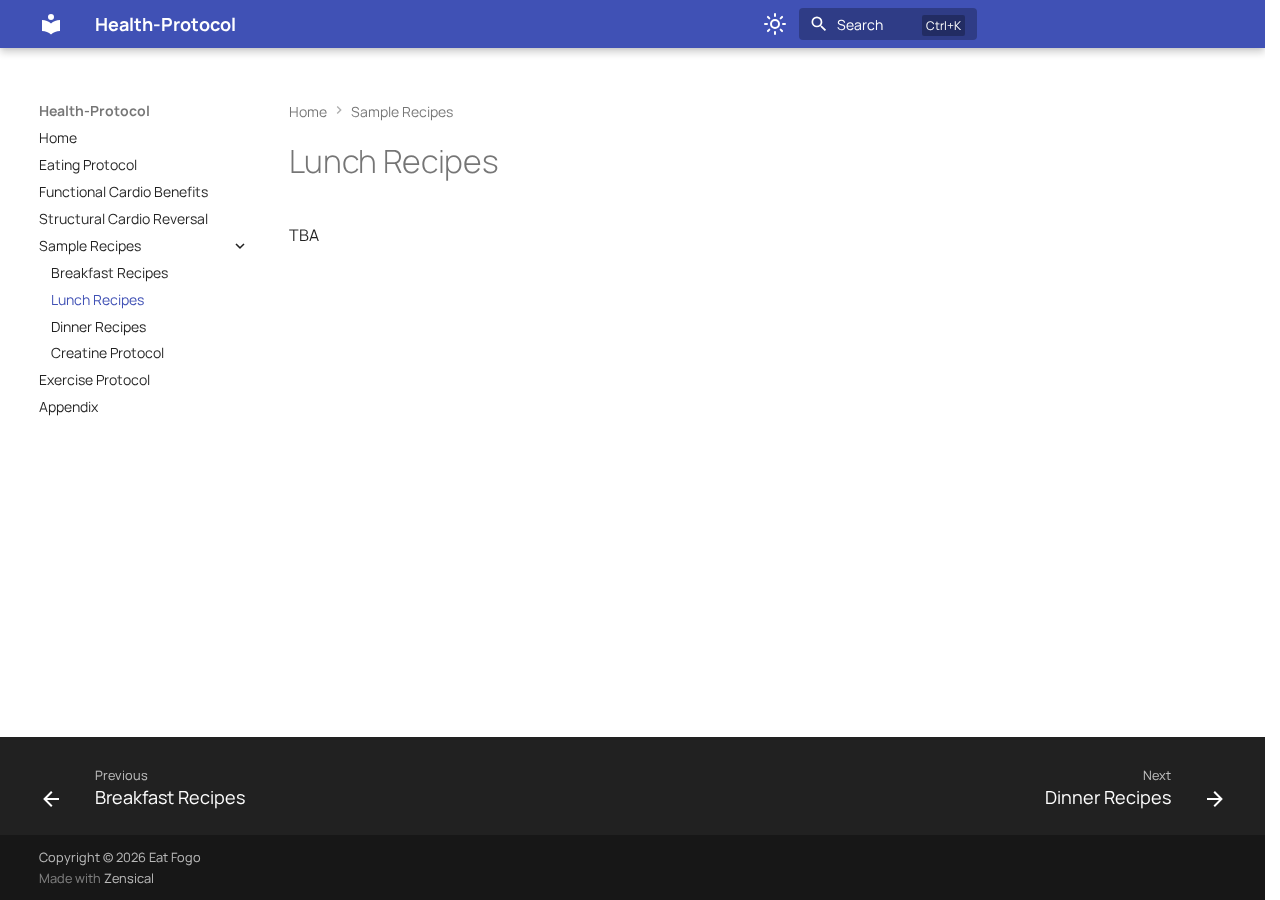
<file: site/recipes/lunch/index.html>
<!doctype html>
<html lang="en" class="no-js">
  <head>
    
      <meta charset="utf-8">
      <meta name="viewport" content="width=device-width,initial-scale=1">
      
        <meta name="description" content="A new project generated from the default template project.">
      
      
        <meta name="author" content="PolarbearProducts">
      
      
        <link rel="canonical" href="https://polarbearproducts.github.io/Health-Protocol/recipes/lunch/">
      
      
        <link rel="prev" href="../breakfast/">
      
      
        <link rel="next" href="../dinner/">
      
      
        
      
      
      <link rel="icon" href="../../assets/images/favicon.png">
      <meta name="generator" content="zensical-0.0.23">
    
    
      
        <title>Lunch Recipes - Health-Protocol</title>
      
    
    
      
        
      
      <link rel="stylesheet" href="../../assets/stylesheets/classic/main.d9d44b50.min.css">
      
        
          
        
        <link rel="stylesheet" href="../../assets/stylesheets/classic/palette.7dc9a0ad.min.css">
      
      


    
    
      
    
    
      
        
        
        <link rel="preconnect" href="https://fonts.gstatic.com" crossorigin>
        <link rel="stylesheet" href="https://fonts.googleapis.com/css?family=Manrope:300,300i,400,400i,500,500i,700,700i%7CRoboto+Mono:400,400i,700,700i&display=fallback">
        <style>:root{--md-text-font:"Manrope";--md-code-font:"Roboto Mono"}</style>
      
    
    
      <link rel="stylesheet" href="../../stylesheets/extra.css">
    
    <script>__md_scope=new URL("../..",location),__md_hash=e=>[...e].reduce(((e,t)=>(e<<5)-e+t.charCodeAt(0)),0),__md_get=(e,t=localStorage,a=__md_scope)=>JSON.parse(t.getItem(a.pathname+"."+e)),__md_set=(e,t,a=localStorage,_=__md_scope)=>{try{a.setItem(_.pathname+"."+e,JSON.stringify(t))}catch(e){}},document.documentElement.setAttribute("data-platform",navigator.platform)</script>
    
      

    
    
  </head>
  
  
    
    
      
    
    
    
    
    <body dir="ltr" data-md-color-scheme="default" data-md-color-primary="indigo" data-md-color-accent="indigo">
  
    
    <input class="md-toggle" data-md-toggle="drawer" type="checkbox" id="__drawer" autocomplete="off">
    <input class="md-toggle" data-md-toggle="search" type="checkbox" id="__search" autocomplete="off">
    <label class="md-overlay" for="__drawer"></label>
    <div data-md-component="skip">
      
        
        <a href="#lunch-recipes" class="md-skip">
          Skip to content
        </a>
      
    </div>
    <div data-md-component="announce">
      
    </div>
    
    
      

  

<header class="md-header md-header--shadow" data-md-component="header">
  <nav class="md-header__inner md-grid" aria-label="Header">
    <a href="../.." title="Health-Protocol" class="md-header__button md-logo" aria-label="Health-Protocol" data-md-component="logo">
      
  
  <svg xmlns="http://www.w3.org/2000/svg" viewBox="0 0 24 24"><path d="M12 8a3 3 0 0 0 3-3 3 3 0 0 0-3-3 3 3 0 0 0-3 3 3 3 0 0 0 3 3m0 3.54C9.64 9.35 6.5 8 3 8v11c3.5 0 6.64 1.35 9 3.54 2.36-2.19 5.5-3.54 9-3.54V8c-3.5 0-6.64 1.35-9 3.54"/></svg>

    </a>
    <label class="md-header__button md-icon" for="__drawer">
      
      <svg xmlns="http://www.w3.org/2000/svg" viewBox="0 0 24 24"><path d="M3 6h18v2H3zm0 5h18v2H3zm0 5h18v2H3z"/></svg>
    </label>
    <div class="md-header__title" data-md-component="header-title">
      <div class="md-header__ellipsis">
        <div class="md-header__topic">
          <span class="md-ellipsis">
            Health-Protocol
          </span>
        </div>
        <div class="md-header__topic" data-md-component="header-topic">
          <span class="md-ellipsis">
            
              Lunch Recipes
            
          </span>
        </div>
      </div>
    </div>
    
      
        <form class="md-header__option" data-md-component="palette">
  
    
    
    
    <input class="md-option" data-md-color-media="none" data-md-color-scheme="default" data-md-color-primary="indigo" data-md-color-accent="indigo"  aria-label="Switch to dark mode"  type="radio" name="__palette" id="__palette_0">
    
      <label class="md-header__button md-icon" title="Switch to dark mode" for="__palette_1" hidden>
        <svg xmlns="http://www.w3.org/2000/svg" fill="none" stroke="currentColor" stroke-linecap="round" stroke-linejoin="round" stroke-width="2" class="lucide lucide-sun" viewBox="0 0 24 24"><circle cx="12" cy="12" r="4"/><path d="M12 2v2M12 20v2M4.93 4.93l1.41 1.41M17.66 17.66l1.41 1.41M2 12h2M20 12h2M6.34 17.66l-1.41 1.41M19.07 4.93l-1.41 1.41"/></svg>
      </label>
    
  
    
    
    
    <input class="md-option" data-md-color-media="none" data-md-color-scheme="slate" data-md-color-primary="indigo" data-md-color-accent="indigo"  aria-label="Switch to light mode"  type="radio" name="__palette" id="__palette_1">
    
      <label class="md-header__button md-icon" title="Switch to light mode" for="__palette_0" hidden>
        <svg xmlns="http://www.w3.org/2000/svg" fill="none" stroke="currentColor" stroke-linecap="round" stroke-linejoin="round" stroke-width="2" class="lucide lucide-moon" viewBox="0 0 24 24"><path d="M20.985 12.486a9 9 0 1 1-9.473-9.472c.405-.022.617.46.402.803a6 6 0 0 0 8.268 8.268c.344-.215.825-.004.803.401"/></svg>
      </label>
    
  
</form>
      
    
    
      <script>var palette=__md_get("__palette");if(palette&&palette.color){if("(prefers-color-scheme)"===palette.color.media){var media=matchMedia("(prefers-color-scheme: light)"),input=document.querySelector(media.matches?"[data-md-color-media='(prefers-color-scheme: light)']":"[data-md-color-media='(prefers-color-scheme: dark)']");palette.color.media=input.getAttribute("data-md-color-media"),palette.color.scheme=input.getAttribute("data-md-color-scheme"),palette.color.primary=input.getAttribute("data-md-color-primary"),palette.color.accent=input.getAttribute("data-md-color-accent")}for(var[key,value]of Object.entries(palette.color))document.body.setAttribute("data-md-color-"+key,value)}</script>
    
    
    
      
      
        <label class="md-header__button md-icon" for="__search">
          
          <svg xmlns="http://www.w3.org/2000/svg" viewBox="0 0 24 24"><path d="M9.5 3A6.5 6.5 0 0 1 16 9.5c0 1.61-.59 3.09-1.56 4.23l.27.27h.79l5 5-1.5 1.5-5-5v-.79l-.27-.27A6.52 6.52 0 0 1 9.5 16 6.5 6.5 0 0 1 3 9.5 6.5 6.5 0 0 1 9.5 3m0 2C7 5 5 7 5 9.5S7 14 9.5 14 14 12 14 9.5 12 5 9.5 5"/></svg>
        </label>
        <div class="md-search" data-md-component="search" role="dialog" aria-label="Search">
  <button type="button" class="md-search__button">
    Search
  </button>
</div>
      
    
    <div class="md-header__source">
      
    </div>
  </nav>
  
</header>
    
    <div class="md-container" data-md-component="container">
      
      
        
          
        
      
      <main class="md-main" data-md-component="main">
        <div class="md-main__inner md-grid">
          
            
              
              <div class="md-sidebar md-sidebar--primary" data-md-component="sidebar" data-md-type="navigation" >
                <div class="md-sidebar__scrollwrap">
                  <div class="md-sidebar__inner">
                    



  

<nav class="md-nav md-nav--primary md-nav--integrated" aria-label="Navigation" data-md-level="0">
  <label class="md-nav__title" for="__drawer">
    <a href="../.." title="Health-Protocol" class="md-nav__button md-logo" aria-label="Health-Protocol" data-md-component="logo">
      
  
  <svg xmlns="http://www.w3.org/2000/svg" viewBox="0 0 24 24"><path d="M12 8a3 3 0 0 0 3-3 3 3 0 0 0-3-3 3 3 0 0 0-3 3 3 3 0 0 0 3 3m0 3.54C9.64 9.35 6.5 8 3 8v11c3.5 0 6.64 1.35 9 3.54 2.36-2.19 5.5-3.54 9-3.54V8c-3.5 0-6.64 1.35-9 3.54"/></svg>

    </a>
    Health-Protocol
  </label>
  
  <ul class="md-nav__list" data-md-scrollfix>
    
      
      
  
  
  
  
    <li class="md-nav__item">
      <a href="../.." class="md-nav__link">
        
  
  
  <span class="md-ellipsis">
    
  
    Home
  

    
  </span>
  
  

      </a>
    </li>
  

    
      
      
  
  
  
  
    <li class="md-nav__item">
      <a href="../../eating_protocol/" class="md-nav__link">
        
  
  
  <span class="md-ellipsis">
    
  
    Eating Protocol
  

    
  </span>
  
  

      </a>
    </li>
  

    
      
      
  
  
  
  
    <li class="md-nav__item">
      <a href="../../tea_v2/" class="md-nav__link">
        
  
  
  <span class="md-ellipsis">
    
  
    Functional Cardio Benefits
  

    
  </span>
  
  

      </a>
    </li>
  

    
      
      
  
  
  
  
    <li class="md-nav__item">
      <a href="../../structural/" class="md-nav__link">
        
  
  
  <span class="md-ellipsis">
    
  
    Structural Cardio Reversal
  

    
  </span>
  
  

      </a>
    </li>
  

    
      
      
  
  
    
  
  
  
    
    
      
        
      
        
      
        
      
        
      
    
    
    
    
    <li class="md-nav__item md-nav__item--active md-nav__item--nested">
      
        
        
        <input class="md-nav__toggle md-toggle " type="checkbox" id="__nav_5" checked>
        
          
          <label class="md-nav__link" for="__nav_5" id="__nav_5_label" tabindex="0">
            
  
  
  <span class="md-ellipsis">
    
  
    Sample Recipes
  

    
  </span>
  
  

            <span class="md-nav__icon md-icon"></span>
          </label>
        
        <nav class="md-nav" data-md-level="1" aria-labelledby="__nav_5_label" aria-expanded="true">
          <label class="md-nav__title" for="__nav_5">
            <span class="md-nav__icon md-icon"></span>
            
  
    Sample Recipes
  

          </label>
          <ul class="md-nav__list" data-md-scrollfix>
            
              
                
  
  
  
  
    <li class="md-nav__item">
      <a href="../breakfast/" class="md-nav__link">
        
  
  
  <span class="md-ellipsis">
    
  
    Breakfast Recipes
  

    
  </span>
  
  

      </a>
    </li>
  

              
            
              
                
  
  
    
  
  
  
    <li class="md-nav__item md-nav__item--active">
      
      <input class="md-nav__toggle md-toggle" type="checkbox" id="__toc">
      
      
        
      
      
      <a href="././" class="md-nav__link md-nav__link--active">
        
  
  
  <span class="md-ellipsis">
    
  
    Lunch Recipes
  

    
  </span>
  
  

      </a>
      
    </li>
  

              
            
              
                
  
  
  
  
    <li class="md-nav__item">
      <a href="../dinner/" class="md-nav__link">
        
  
  
  <span class="md-ellipsis">
    
  
    Dinner Recipes
  

    
  </span>
  
  

      </a>
    </li>
  

              
            
              
                
  
  
  
  
    <li class="md-nav__item">
      <a href="../creatine/" class="md-nav__link">
        
  
  
  <span class="md-ellipsis">
    
  
    Creatine Protocol
  

    
  </span>
  
  

      </a>
    </li>
  

              
            
          </ul>
        </nav>
      
    </li>
  

    
      
      
  
  
  
  
    <li class="md-nav__item">
      <a href="../../exercise_protocol/" class="md-nav__link">
        
  
  
  <span class="md-ellipsis">
    
  
    Exercise Protocol
  

    
  </span>
  
  

      </a>
    </li>
  

    
      
      
  
  
  
  
    <li class="md-nav__item">
      <a href="../../ref/" class="md-nav__link">
        
  
  
  <span class="md-ellipsis">
    
  
    Appendix
  

    
  </span>
  
  

      </a>
    </li>
  

    
  </ul>
</nav>
                  </div>
                </div>
              </div>
            
            
          
          
            <div class="md-content" data-md-component="content">
              
                



  


  <nav class="md-path" aria-label="Navigation" >
    <ol class="md-path__list">
      
        
  
  
    <li class="md-path__item">
      <a href="../.." class="md-path__link">
        
  <span class="md-ellipsis">
    Home
  </span>

      </a>
    </li>
  

      
      
        
  
  
    
    
      <li class="md-path__item">
        <a href="../breakfast/" class="md-path__link">
          
  <span class="md-ellipsis">
    Sample Recipes
  </span>

        </a>
      </li>
    
  

      
    </ol>
  </nav>

              
              <article class="md-content__inner md-typeset">
                
                  

<h1 id="lunch-recipes">Lunch Recipes<a class="headerlink" href="#lunch-recipes" title="Permanent link">&para;</a></h1>
<p>TBA</p>














                
              </article>
            </div>
          
          
  <script>var tabs=__md_get("__tabs");if(Array.isArray(tabs))e:for(var set of document.querySelectorAll(".tabbed-set")){var labels=set.querySelector(".tabbed-labels");for(var tab of tabs)for(var label of labels.getElementsByTagName("label"))if(label.innerText.trim()===tab){var input=document.getElementById(label.htmlFor);input.checked=!0;continue e}}</script>

<script>var target=document.getElementById(location.hash.slice(1));target&&target.name&&(target.checked=target.name.startsWith("__tabbed_"))</script>
        </div>
        
          <button type="button" class="md-top md-icon" data-md-component="top" hidden>
  
  <svg xmlns="http://www.w3.org/2000/svg" viewBox="0 0 24 24"><path d="M13 20h-2V8l-5.5 5.5-1.42-1.42L12 4.16l7.92 7.92-1.42 1.42L13 8z"/></svg>
  Back to top
</button>
        
      </main>
      
        <footer class="md-footer">
  
    
      
      <nav class="md-footer__inner md-grid" aria-label="Footer" >
        
          
          <a href="../breakfast/" class="md-footer__link md-footer__link--prev" aria-label="Previous: Breakfast Recipes">
            <div class="md-footer__button md-icon">
              
              <svg xmlns="http://www.w3.org/2000/svg" viewBox="0 0 24 24"><path d="M20 11v2H8l5.5 5.5-1.42 1.42L4.16 12l7.92-7.92L13.5 5.5 8 11z"/></svg>
            </div>
            <div class="md-footer__title">
              <span class="md-footer__direction">
                Previous
              </span>
              <div class="md-ellipsis">
                Breakfast Recipes
              </div>
            </div>
          </a>
        
        
          
          <a href="../dinner/" class="md-footer__link md-footer__link--next" aria-label="Next: Dinner Recipes">
            <div class="md-footer__title">
              <span class="md-footer__direction">
                Next
              </span>
              <div class="md-ellipsis">
                Dinner Recipes
              </div>
            </div>
            <div class="md-footer__button md-icon">
              
              <svg xmlns="http://www.w3.org/2000/svg" viewBox="0 0 24 24"><path d="M4 11v2h12l-5.5 5.5 1.42 1.42L19.84 12l-7.92-7.92L10.5 5.5 16 11z"/></svg>
            </div>
          </a>
        
      </nav>
    
  
  <div class="md-footer-meta md-typeset">
    <div class="md-footer-meta__inner md-grid">
      <div class="md-copyright">
  
    <div class="md-copyright__highlight">
      Copyright &copy; 2026 Eat Fogo 

    </div>
  
  
    Made with
    <a href="https://zensical.org/" target="_blank" rel="noopener">
      Zensical
    </a>
  
</div>
      
    </div>
  </div>
</footer>
      
    </div>
    <div class="md-dialog" data-md-component="dialog">
      <div class="md-dialog__inner md-typeset"></div>
    </div>
    
    
    
      
      
      
      <script id="__config" type="application/json">{"annotate":null,"base":"../..","features":["announce.dismiss","content.code.annotate","content.code.copy","content.code.select","content.footnote.tooltips","content.tabs.link","content.tooltips","navigation.expand","navigation.footer","navigation.indexes","navigation.instant","navigation.instant.prefetch","navigation.path","navigation.top","navigation.tracking","search.highlight","toc.follow","toc.integrate"],"search":"../../assets/javascripts/workers/search.e2d2d235.min.js","tags":null,"translations":{"clipboard.copied":"Copied to clipboard","clipboard.copy":"Copy to clipboard","search.result.more.one":"1 more on this page","search.result.more.other":"# more on this page","search.result.none":"No matching documents","search.result.one":"1 matching document","search.result.other":"# matching documents","search.result.placeholder":"Type to start searching","search.result.term.missing":"Missing","select.version":"Select version"},"version":null}</script>
    
    
      <script src="../../assets/javascripts/bundle.5fcf0de6.min.js"></script>
      
    
  </body>
</html>
</file>
<file: site/stylesheets/extra.css>
:root {
  --md-primary-fg-color: #0891B2;
  --md-accent-fg-color: #22D3EE;
  --background: #FAFAFA;
  --foreground: #37474F;
  }
</file>
<file: site/assets/stylesheets/classic/main.d9d44b50.min.css>
@charset "UTF-8";html{-webkit-text-size-adjust:none;-moz-text-size-adjust:none;text-size-adjust:none;box-sizing:border-box}*,:after,:before{box-sizing:inherit}@media (prefers-reduced-motion){*,:after,:before{transition:none!important}}body{margin:0}a,button,input,label{-webkit-tap-highlight-color:transparent}a{color:inherit;text-decoration:none}hr{border:0;box-sizing:initial;display:block;height:.05rem;overflow:visible;padding:0}small{font-size:80%}sub,sup{line-height:1em}img{border-style:none}table{border-collapse:initial;border-spacing:0}td,th{font-weight:400;vertical-align:top}button{background:#0000;border:0;font-family:inherit;font-size:inherit;margin:0;padding:0}input{border:0;outline:none}:root{--md-primary-fg-color:#4051b5;--md-primary-fg-color--light:#5d6cc0;--md-primary-fg-color--dark:#303fa1;--md-primary-bg-color:#fff;--md-primary-bg-color--light:#ffffffb3;--md-accent-fg-color:#526cfe;--md-accent-fg-color--transparent:#526cfe1a;--md-accent-bg-color:#fff;--md-accent-bg-color--light:#ffffffb3}[data-md-color-scheme=default]{color-scheme:light}[data-md-color-scheme=default] img[src$="#gh-dark-mode-only"],[data-md-color-scheme=default] img[src$="#only-dark"]{display:none}:root,[data-md-color-scheme=default]{--md-hue:225deg;--md-default-fg-color:#000000de;--md-default-fg-color--light:#0000008a;--md-default-fg-color--lighter:#00000052;--md-default-fg-color--lightest:#00000012;--md-default-bg-color:#fff;--md-default-bg-color--light:#ffffffb3;--md-default-bg-color--lighter:#ffffff4d;--md-default-bg-color--lightest:#ffffff1f;--md-code-fg-color:#36464e;--md-code-bg-color:#f5f5f5;--md-code-bg-color--light:#f5f5f5b3;--md-code-bg-color--lighter:#f5f5f54d;--md-code-hl-color:#4287ff;--md-code-hl-color--light:#4287ff1a;--md-code-hl-number-color:#d52a2a;--md-code-hl-special-color:#db1457;--md-code-hl-function-color:#a846b9;--md-code-hl-constant-color:#6e59d9;--md-code-hl-keyword-color:#3f6ec6;--md-code-hl-string-color:#1c7d4d;--md-code-hl-name-color:var(--md-code-fg-color);--md-code-hl-operator-color:var(--md-default-fg-color--light);--md-code-hl-punctuation-color:var(--md-default-fg-color--light);--md-code-hl-comment-color:var(--md-default-fg-color--light);--md-code-hl-generic-color:var(--md-default-fg-color--light);--md-code-hl-variable-color:var(--md-default-fg-color--light);--md-typeset-color:var(--md-default-fg-color);--md-typeset-a-color:var(--md-primary-fg-color);--md-typeset-del-color:#f5503d26;--md-typeset-ins-color:#0bd57026;--md-typeset-kbd-color:#fafafa;--md-typeset-kbd-accent-color:#fff;--md-typeset-kbd-border-color:#b8b8b8;--md-typeset-mark-color:#ffff0080;--md-typeset-table-color:#0000001f;--md-typeset-table-color--light:rgba(0,0,0,.035);--md-admonition-fg-color:var(--md-default-fg-color);--md-admonition-bg-color:var(--md-default-bg-color);--md-warning-fg-color:#000000de;--md-warning-bg-color:#ff9;--md-footer-fg-color:#fff;--md-footer-fg-color--light:#ffffffb3;--md-footer-fg-color--lighter:#ffffff73;--md-footer-bg-color:#000000de;--md-footer-bg-color--dark:#00000052;--md-shadow-z1:0 0.2rem 0.5rem #0000000d,0 0 0.05rem #0000001a;--md-shadow-z2:0 0.2rem 0.5rem #0000001a,0 0 0.05rem #00000040;--md-shadow-z3:0 0.2rem 0.5rem #0003,0 0 0.05rem #00000059;--color-foreground:0 0 0;--color-background:255 255 255;--color-background-subtle:240 240 240;--color-backdrop:255 255 255}.md-icon svg{fill:currentcolor;display:block;height:1.2rem;width:1.2rem}.md-icon svg.lucide{fill:#0000;stroke:currentcolor}body{-webkit-font-smoothing:antialiased;-moz-osx-font-smoothing:grayscale;--md-text-font-family:var(--md-text-font,_),-apple-system,BlinkMacSystemFont,Helvetica,Arial,sans-serif;--md-code-font-family:var(--md-code-font,_),SFMono-Regular,Consolas,Menlo,monospace}aside,body,input{font-feature-settings:"kern","liga";color:var(--md-typeset-color);font-family:var(--md-text-font-family)}code,kbd,pre{font-feature-settings:"kern";font-family:var(--md-code-font-family)}:root{--md-typeset-table-sort-icon:url('data:image/svg+xml;charset=utf-8,<svg xmlns="http://www.w3.org/2000/svg" viewBox="0 0 24 24"><path d="m18 21-4-4h3V7h-3l4-4 4 4h-3v10h3M2 19v-2h10v2M2 13v-2h7v2M2 7V5h4v2z"/></svg>');--md-typeset-table-sort-icon--asc:url('data:image/svg+xml;charset=utf-8,<svg xmlns="http://www.w3.org/2000/svg" viewBox="0 0 24 24"><path d="M19 17h3l-4 4-4-4h3V3h2M2 17h10v2H2M6 5v2H2V5m0 6h7v2H2z"/></svg>');--md-typeset-table-sort-icon--desc:url('data:image/svg+xml;charset=utf-8,<svg xmlns="http://www.w3.org/2000/svg" viewBox="0 0 24 24"><path d="M19 7h3l-4-4-4 4h3v14h2M2 17h10v2H2M6 5v2H2V5m0 6h7v2H2z"/></svg>')}.md-typeset{-webkit-print-color-adjust:exact;color-adjust:exact;font-size:.8rem;line-height:1.6;overflow-wrap:break-word}@media print{.md-typeset{font-size:.68rem}}.md-typeset blockquote,.md-typeset dl,.md-typeset figure,.md-typeset ol,.md-typeset pre,.md-typeset ul{margin-bottom:1em;margin-top:1em}.md-typeset h1{color:var(--md-default-fg-color--light);font-size:2em;line-height:1.3;margin:0 0 1.25em}.md-typeset h1,.md-typeset h2{font-weight:300;letter-spacing:-.01em}.md-typeset h2{font-size:1.5625em;line-height:1.4;margin:1.6em 0 .64em}.md-typeset h3{font-size:1.25em;font-weight:400;letter-spacing:-.01em;line-height:1.5;margin:1.6em 0 .8em}.md-typeset h2+h3{margin-top:.8em}.md-typeset h4{font-weight:700;letter-spacing:-.01em;margin:1em 0}.md-typeset h5,.md-typeset h6{color:var(--md-default-fg-color--light);font-size:.8em;font-weight:700;letter-spacing:-.01em;margin:1.25em 0}.md-typeset h5{text-transform:uppercase}.md-typeset h5 code{text-transform:none}.md-typeset hr{border-bottom:.05rem solid var(--md-default-fg-color--lightest);display:flow-root;margin:1.5em 0}.md-typeset a{color:var(--md-typeset-a-color);word-break:break-word}.md-typeset a,.md-typeset a:before{transition:color 125ms}.md-typeset a:focus,.md-typeset a:hover{color:var(--md-accent-fg-color)}.md-typeset a:focus code,.md-typeset a:hover code{background-color:var(--md-accent-fg-color--transparent);color:var(--md-accent-fg-color)}.md-typeset a code{color:var(--md-typeset-a-color)}.md-typeset a.focus-visible{outline-color:var(--md-accent-fg-color);outline-offset:.2rem}.md-typeset code,.md-typeset kbd,.md-typeset pre{color:var(--md-code-fg-color);direction:ltr;font-variant-ligatures:none;transition:background-color 125ms}@media print{.md-typeset code,.md-typeset kbd,.md-typeset pre{white-space:pre-wrap}}.md-typeset code{background-color:var(--md-code-bg-color);border-radius:.1rem;-webkit-box-decoration-break:clone;box-decoration-break:clone;font-size:.85em;padding:0 .2941176471em;transition:color 125ms,background-color 125ms;word-break:break-word}.md-typeset code:not(.focus-visible){-webkit-tap-highlight-color:transparent;outline:none}.md-typeset pre{display:flow-root;line-height:1.4;position:relative}.md-typeset pre>code{-webkit-box-decoration-break:slice;box-decoration-break:slice;box-shadow:none;display:block;margin:0;outline-color:var(--md-accent-fg-color);overflow:auto;padding:.7720588235em 1.1764705882em;scrollbar-color:var(--md-default-fg-color--lighter) #0000;scrollbar-width:thin;touch-action:auto;word-break:normal}.md-typeset pre>code:hover{scrollbar-color:var(--md-accent-fg-color) #0000}.md-typeset pre>code::-webkit-scrollbar{height:.2rem;width:.2rem}.md-typeset pre>code::-webkit-scrollbar-thumb{background-color:var(--md-default-fg-color--lighter)}.md-typeset pre>code::-webkit-scrollbar-thumb:hover{background-color:var(--md-accent-fg-color)}.md-typeset kbd{background-color:var(--md-typeset-kbd-color);border-radius:.1rem;box-shadow:0 .1rem 0 .05rem var(--md-typeset-kbd-border-color),0 .1rem 0 var(--md-typeset-kbd-border-color),0 -.1rem .2rem var(--md-typeset-kbd-accent-color) inset;color:var(--md-default-fg-color);display:inline-block;font-size:.75em;padding:0 .6666666667em;vertical-align:text-top;word-break:break-word}.md-typeset mark{background-color:var(--md-typeset-mark-color);-webkit-box-decoration-break:clone;box-decoration-break:clone;color:inherit;word-break:break-word}.md-typeset abbr{cursor:help;text-decoration:none}.md-typeset [data-preview],.md-typeset abbr{border-bottom:.05rem dotted var(--md-default-fg-color--light)}.md-typeset small{opacity:.75}[dir=ltr] .md-typeset sub,[dir=ltr] .md-typeset sup{margin-left:.078125em}[dir=rtl] .md-typeset sub,[dir=rtl] .md-typeset sup{margin-right:.078125em}[dir=ltr] .md-typeset blockquote{padding-left:.6rem}[dir=rtl] .md-typeset blockquote{padding-right:.6rem}[dir=ltr] .md-typeset blockquote{border-left:.2rem solid var(--md-default-fg-color--lighter)}[dir=rtl] .md-typeset blockquote{border-right:.2rem solid var(--md-default-fg-color--lighter)}.md-typeset blockquote{color:var(--md-default-fg-color--light);margin-left:0;margin-right:0}.md-typeset ul{list-style-type:disc}.md-typeset ul[type]{list-style-type:revert-layer}[dir=ltr] .md-typeset ol,[dir=ltr] .md-typeset ul{margin-left:.625em}[dir=rtl] .md-typeset ol,[dir=rtl] .md-typeset ul{margin-right:.625em}.md-typeset ol,.md-typeset ul{padding:0}.md-typeset ol:not([hidden]),.md-typeset ul:not([hidden]){display:flow-root}.md-typeset ol ol,.md-typeset ul ol{list-style-type:lower-alpha}.md-typeset ol ol ol,.md-typeset ul ol ol{list-style-type:lower-roman}.md-typeset ol ol ol ol,.md-typeset ul ol ol ol{list-style-type:upper-alpha}.md-typeset ol ol ol ol ol,.md-typeset ul ol ol ol ol{list-style-type:upper-roman}.md-typeset ol[type],.md-typeset ul[type]{list-style-type:revert-layer}[dir=ltr] .md-typeset ol li,[dir=ltr] .md-typeset ul li{margin-left:1.25em}[dir=rtl] .md-typeset ol li,[dir=rtl] .md-typeset ul li{margin-right:1.25em}.md-typeset ol li,.md-typeset ul li{margin-bottom:.5em}.md-typeset ol li blockquote,.md-typeset ol li p,.md-typeset ul li blockquote,.md-typeset ul li p{margin:.5em 0}.md-typeset ol li:last-child,.md-typeset ul li:last-child{margin-bottom:0}[dir=ltr] .md-typeset ol li ol,[dir=ltr] .md-typeset ol li ul,[dir=ltr] .md-typeset ul li ol,[dir=ltr] .md-typeset ul li ul{margin-left:.625em}[dir=rtl] .md-typeset ol li ol,[dir=rtl] .md-typeset ol li ul,[dir=rtl] .md-typeset ul li ol,[dir=rtl] .md-typeset ul li ul{margin-right:.625em}.md-typeset ol li ol,.md-typeset ol li ul,.md-typeset ul li ol,.md-typeset ul li ul{margin-bottom:.5em;margin-top:.5em}[dir=ltr] .md-typeset dd{margin-left:1.875em}[dir=rtl] .md-typeset dd{margin-right:1.875em}.md-typeset dd{margin-bottom:1.5em;margin-top:1em}.md-typeset img,.md-typeset svg,.md-typeset video{height:auto;max-width:100%}.md-typeset img[align=left]{margin:1em 1em 1em 0}.md-typeset img[align=right]{margin:1em 0 1em 1em}.md-typeset img[align]:only-child{margin-top:0}.md-typeset figure{display:flow-root;margin:1em auto;max-width:100%;text-align:center;width:fit-content}.md-typeset figure img{display:block;margin:0 auto}.md-typeset figcaption{font-style:italic;margin:1em auto;max-width:24rem}.md-typeset iframe{max-width:100%}.md-typeset table:not([class]){background-color:var(--md-default-bg-color);border:.05rem solid var(--md-typeset-table-color);border-radius:.1rem;display:inline-block;font-size:.64rem;max-width:100%;overflow:auto;touch-action:auto}@media print{.md-typeset table:not([class]){display:table}}.md-typeset table:not([class])+*{margin-top:1.5em}.md-typeset table:not([class]) td>:first-child,.md-typeset table:not([class]) th>:first-child{margin-top:0}.md-typeset table:not([class]) td>:last-child,.md-typeset table:not([class]) th>:last-child{margin-bottom:0}.md-typeset table:not([class]) td:not([align]),.md-typeset table:not([class]) th:not([align]){text-align:left}[dir=rtl] .md-typeset table:not([class]) td:not([align]),[dir=rtl] .md-typeset table:not([class]) th:not([align]){text-align:right}.md-typeset table:not([class]) th{font-weight:700;min-width:5rem;padding:.9375em 1.25em;vertical-align:top}.md-typeset table:not([class]) td{border-top:.05rem solid var(--md-typeset-table-color);padding:.9375em 1.25em;vertical-align:top}.md-typeset table:not([class]) tbody tr{transition:background-color 125ms}.md-typeset table:not([class]) tbody tr:hover{background-color:var(--md-typeset-table-color--light);box-shadow:0 .05rem 0 var(--md-default-bg-color) inset}.md-typeset table:not([class]) a{word-break:normal}.md-typeset table th[role=columnheader]{cursor:pointer}[dir=ltr] .md-typeset table th[role=columnheader]:after{margin-left:.5em}[dir=rtl] .md-typeset table th[role=columnheader]:after{margin-right:.5em}.md-typeset table th[role=columnheader]:after{content:"";display:inline-block;height:1.2em;-webkit-mask-image:var(--md-typeset-table-sort-icon);mask-image:var(--md-typeset-table-sort-icon);-webkit-mask-repeat:no-repeat;mask-repeat:no-repeat;-webkit-mask-size:contain;mask-size:contain;transition:background-color 125ms;vertical-align:text-bottom;width:1.2em}.md-typeset table th[role=columnheader]:hover:after{background-color:var(--md-default-fg-color--lighter)}.md-typeset table th[role=columnheader][aria-sort=ascending]:after{background-color:var(--md-default-fg-color--light);-webkit-mask-image:var(--md-typeset-table-sort-icon--asc);mask-image:var(--md-typeset-table-sort-icon--asc)}.md-typeset table th[role=columnheader][aria-sort=descending]:after{background-color:var(--md-default-fg-color--light);-webkit-mask-image:var(--md-typeset-table-sort-icon--desc);mask-image:var(--md-typeset-table-sort-icon--desc)}.md-typeset__scrollwrap{margin:1em -.8rem;overflow-x:auto;touch-action:auto}.md-typeset__table{display:inline-block;margin-bottom:.5em;padding:0 .8rem}@media print{.md-typeset__table{display:block}}html .md-typeset__table table{display:table;margin:0;overflow:hidden;width:100%}@media screen and (max-width:44.984375em){.md-content__inner>pre{margin:1em -.8rem}.md-content__inner>pre code{border-radius:0}}.md-typeset .md-author{border-radius:100%;display:block;flex-shrink:0;height:1.6rem;overflow:hidden;position:relative;transition:color 125ms,transform 125ms;width:1.6rem}.md-typeset .md-author img{display:block}.md-typeset .md-author--more{background:var(--md-default-fg-color--lightest);color:var(--md-default-fg-color--lighter);font-size:.6rem;font-weight:700;line-height:1.6rem;text-align:center}.md-typeset .md-author--long{height:2.4rem;width:2.4rem}.md-typeset a.md-author{transform:scale(1)}.md-typeset a.md-author img{border-radius:100%;filter:grayscale(100%) opacity(75%);transition:filter 125ms}.md-typeset a.md-author:focus,.md-typeset a.md-author:hover{transform:scale(1.1);z-index:1}.md-typeset a.md-author:focus img,.md-typeset a.md-author:hover img{filter:grayscale(0)}.md-banner{background-color:var(--md-footer-bg-color);color:var(--md-footer-fg-color);overflow:auto}@media print{.md-banner{display:none}}.md-banner--warning{background-color:var(--md-warning-bg-color);color:var(--md-warning-fg-color)}.md-banner__inner{font-size:.7rem;margin:.6rem auto;padding:0 .8rem}[dir=ltr] .md-banner__button{float:right}[dir=rtl] .md-banner__button{float:left}.md-banner__button{color:inherit;cursor:pointer;transition:opacity .25s}.no-js .md-banner__button{display:none}.md-banner__button:hover{opacity:.7}html{scrollbar-gutter:stable;font-size:125%;height:100%;overflow-x:hidden}@media screen and (min-width:100em){html{font-size:137.5%}}@media screen and (min-width:125em){html{font-size:150%}}body{background-color:var(--md-default-bg-color);display:flex;flex-direction:column;font-size:.5rem;min-height:100%;position:relative;width:100%}@media print{body{display:block}}@media screen and (max-width:59.984375em){body[data-md-scrolllock]{position:fixed}}.md-grid{margin-left:auto;margin-right:auto;max-width:61rem}.md-container{display:flex;flex-direction:column;flex-grow:1}@media print{.md-container{display:block}}.md-main{flex-grow:1}.md-main__inner{display:flex;height:100%;margin-top:1.5rem}.md-ellipsis{overflow:hidden;text-overflow:ellipsis}.md-toggle{display:none}.md-option{height:0;opacity:0;position:absolute;width:0}.md-option:checked+label:not([hidden]){display:block}.md-option.focus-visible+label{outline-color:var(--md-accent-fg-color);outline-style:auto}.md-skip{background-color:var(--md-default-fg-color);border-radius:.1rem;color:var(--md-default-bg-color);font-size:.64rem;margin:.5rem;opacity:0;outline-color:var(--md-accent-fg-color);padding:.3rem .5rem;position:fixed;transform:translateY(.4rem);z-index:-1}.md-skip:focus{opacity:1;transform:translateY(0);transition:transform .25s cubic-bezier(.4,0,.2,1),opacity 175ms 75ms;z-index:10}@page{margin:25mm}:root{--md-clipboard-icon:url('data:image/svg+xml;charset=utf-8,<svg xmlns="http://www.w3.org/2000/svg" viewBox="0 0 24 24"><path d="M19 21H8V7h11m0-2H8a2 2 0 0 0-2 2v14a2 2 0 0 0 2 2h11a2 2 0 0 0 2-2V7a2 2 0 0 0-2-2m-3-4H4a2 2 0 0 0-2 2v14h2V3h12z"/></svg>')}.md-clipboard{border-radius:.1rem;color:var(--md-default-fg-color--lightest);cursor:pointer;height:1.5em;outline-color:var(--md-accent-fg-color);outline-offset:.1rem;transition:color .25s;width:1.5em;z-index:1}@media print{.md-clipboard{display:none}}.md-clipboard:not(.focus-visible){-webkit-tap-highlight-color:transparent;outline:none}:hover>.md-clipboard{color:var(--md-default-fg-color--light)}.md-clipboard:focus,.md-clipboard:hover{color:var(--md-accent-fg-color)}.md-clipboard:after{background-color:currentcolor;content:"";display:block;height:1.125em;margin:0 auto;-webkit-mask-image:var(--md-clipboard-icon);mask-image:var(--md-clipboard-icon);-webkit-mask-position:center;mask-position:center;-webkit-mask-repeat:no-repeat;mask-repeat:no-repeat;-webkit-mask-size:contain;mask-size:contain;width:1.125em}.md-clipboard--inline{cursor:pointer}.md-clipboard--inline code{transition:color .25s,background-color .25s}.md-clipboard--inline:focus code,.md-clipboard--inline:hover code{background-color:var(--md-accent-fg-color--transparent);color:var(--md-accent-fg-color)}:root{--md-code-select-icon:url('data:image/svg+xml;charset=utf-8,<svg xmlns="http://www.w3.org/2000/svg" viewBox="0 0 24 24"><path d="M19 19h-4v2h4c1.1 0 2-.9 2-2v-4h-2m0-12h-4v2h4v4h2V5c0-1.1-.9-2-2-2M5 5h4V3H5c-1.1 0-2 .9-2 2v4h2m0 6H3v4c0 1.1.9 2 2 2h4v-2H5zm2-4h2v2H7zm4 0h2v2h-2zm4 0h2v2h-2zM7 7h2v2H7zm4 0h2v2h-2zm4 0h2v2h-2zm-8 8h2v2H7zm4 0h2v2h-2zm4 0h2v2h-2z"/></svg>');--md-code-copy-icon:url('data:image/svg+xml;charset=utf-8,<svg xmlns="http://www.w3.org/2000/svg" viewBox="0 0 24 24"><path d="M19 21H8V7h11m0-2H8a2 2 0 0 0-2 2v14a2 2 0 0 0 2 2h11a2 2 0 0 0 2-2V7a2 2 0 0 0-2-2m-3-4H4a2 2 0 0 0-2 2v14h2V3h12z"/></svg>')}.md-typeset .md-code__content{display:grid}.md-code__nav{background-color:var(--md-code-bg-color--lighter);border-radius:.1rem;display:flex;gap:.2rem;padding:.2rem;position:absolute;right:.25em;top:.25em;transition:background-color .25s;z-index:1}:hover>.md-code__nav{background-color:var(--md-code-bg-color--light)}.md-code__button{color:var(--md-default-fg-color--lightest);cursor:pointer;display:block;height:1.5em;outline-color:var(--md-accent-fg-color);outline-offset:.1rem;transition:color .25s;width:1.5em}:hover>*>.md-code__button{color:var(--md-default-fg-color--light)}.md-code__button.focus-visible,.md-code__button:hover{color:var(--md-accent-fg-color)}.md-code__button--active{color:var(--md-default-fg-color)!important}.md-code__button:after{background-color:currentcolor;content:"";display:block;height:1.125em;margin:0 auto;-webkit-mask-position:center;mask-position:center;-webkit-mask-repeat:no-repeat;mask-repeat:no-repeat;-webkit-mask-size:contain;mask-size:contain;width:1.125em}.md-code__button[data-md-type=select]:after{-webkit-mask-image:var(--md-code-select-icon);mask-image:var(--md-code-select-icon)}.md-code__button[data-md-type=copy]:after{-webkit-mask-image:var(--md-code-copy-icon);mask-image:var(--md-code-copy-icon)}@keyframes consent{0%{opacity:0;transform:translateY(100%)}to{opacity:1;transform:translateY(0)}}@keyframes overlay{0%{opacity:0}to{opacity:1}}.md-consent__overlay{animation:overlay .25s both;-webkit-backdrop-filter:blur(.1rem);backdrop-filter:blur(.1rem);background-color:#0000008a;height:100%;opacity:1;position:fixed;top:0;width:100%;z-index:5}.md-consent__inner{animation:consent .5s cubic-bezier(.1,.7,.1,1) both;background-color:var(--md-default-bg-color);border:0;border-radius:.1rem;bottom:0;box-shadow:0 0 .2rem #0000001a,0 .2rem .4rem #0003;max-height:100%;overflow:auto;padding:0;position:fixed;width:100%;z-index:5}.md-consent__form{padding:.8rem}.md-consent__settings{display:none;margin:1em 0}input:checked+.md-consent__settings{display:block}.md-consent__controls{margin-bottom:.8rem}.md-typeset .md-consent__controls .md-button{display:inline}@media screen and (max-width:44.984375em){.md-typeset .md-consent__controls .md-button{display:block;margin-top:.4rem;text-align:center;width:100%}}.md-consent label{cursor:pointer}.md-content{flex-grow:1;min-width:0}.md-content__inner{margin:0 .8rem 1.2rem;padding-top:.6rem}@media screen and (min-width:76.25em){[dir=ltr] .md-sidebar--primary:not([hidden])~.md-content>.md-content__inner{margin-left:1.2rem}[dir=ltr] .md-sidebar--secondary:not([hidden])~.md-content>.md-content__inner,[dir=rtl] .md-sidebar--primary:not([hidden])~.md-content>.md-content__inner{margin-right:1.2rem}[dir=rtl] .md-sidebar--secondary:not([hidden])~.md-content>.md-content__inner{margin-left:1.2rem}}.md-content__inner:before{content:"";display:block;height:.4rem}.md-content__inner>:last-child{margin-bottom:0}[dir=ltr] .md-content__button{float:right}[dir=rtl] .md-content__button{float:left}[dir=ltr] .md-content__button{margin-left:.4rem}[dir=rtl] .md-content__button{margin-right:.4rem}.md-content__button{margin:.4rem 0;padding:0}@media print{.md-content__button{display:none}}.md-typeset .md-content__button{color:var(--md-default-fg-color--lighter)}.md-content__button svg{display:inline;vertical-align:top}[dir=rtl] .md-content__button svg{transform:scaleX(-1)}.md-content__button svg.lucide{fill:#0000;stroke:currentcolor}[dir=ltr] .md-dialog{right:.8rem}[dir=rtl] .md-dialog{left:.8rem}.md-dialog{background-color:var(--md-default-fg-color);border-radius:.1rem;bottom:.8rem;box-shadow:var(--md-shadow-z3);min-width:11.1rem;opacity:0;padding:.4rem .6rem;pointer-events:none;position:fixed;transform:translateY(100%);transition:transform 0ms .4s,opacity .4s;z-index:4}@media print{.md-dialog{display:none}}.md-dialog--active{opacity:1;pointer-events:auto;transform:translateY(0);transition:transform .4s cubic-bezier(.075,.85,.175,1),opacity .4s}.md-dialog__inner{color:var(--md-default-bg-color);font-size:.7rem}.md-feedback{margin:2em 0 1em;text-align:center}.md-feedback fieldset{border:none;margin:0;padding:0}.md-feedback__title{font-weight:700;margin:1em auto}.md-feedback__inner{position:relative}.md-feedback__list{display:flex;flex-wrap:wrap;place-content:baseline center;position:relative}.md-feedback__list:hover .md-icon:not(:disabled){color:var(--md-default-fg-color--lighter)}:disabled .md-feedback__list{min-height:1.8rem}.md-feedback__icon{color:var(--md-default-fg-color--light);cursor:pointer;flex-shrink:0;margin:0 .1rem;transition:color 125ms}.md-feedback__icon:not(:disabled).md-icon:hover{color:var(--md-accent-fg-color)}.md-feedback__icon:disabled{color:var(--md-default-fg-color--lightest);pointer-events:none}.md-feedback__note{opacity:0;position:relative;transform:translateY(.4rem);transition:transform .4s cubic-bezier(.1,.7,.1,1),opacity .15s}.md-feedback__note>*{margin:0 auto;max-width:16rem}:disabled .md-feedback__note{opacity:1;transform:translateY(0)}@media print{.md-feedback{display:none}}.md-footer{background-color:var(--md-footer-bg-color);color:var(--md-footer-fg-color)}@media print{.md-footer{display:none}}.md-footer__inner{justify-content:space-between;overflow:auto;padding:.2rem}.md-footer__inner:not([hidden]){display:flex}.md-footer__link{align-items:end;display:flex;flex-grow:0.01;margin-bottom:.4rem;margin-top:1rem;max-width:100%;outline-color:var(--md-accent-fg-color);overflow:hidden;transition:opacity .25s}.md-footer__link:focus,.md-footer__link:hover{opacity:.7}[dir=rtl] .md-footer__link svg{transform:scaleX(-1)}@media screen and (max-width:44.984375em){.md-footer__link--prev{flex-shrink:0}.md-footer__link--prev .md-footer__title{display:none}}[dir=ltr] .md-footer__link--next{margin-left:auto}[dir=rtl] .md-footer__link--next{margin-right:auto}.md-footer__link--next{text-align:right}[dir=rtl] .md-footer__link--next{text-align:left}.md-footer__title{flex-grow:1;font-size:.9rem;margin-bottom:.7rem;max-width:calc(100% - 2.4rem);padding:0 1rem;white-space:nowrap}.md-footer__button{margin:.2rem;padding:.4rem}.md-footer__direction{font-size:.64rem;opacity:.7}.md-footer-meta{background-color:var(--md-footer-bg-color--dark)}.md-footer-meta__inner{display:flex;flex-wrap:wrap;justify-content:space-between;padding:.2rem}html .md-footer-meta.md-typeset a{color:var(--md-footer-fg-color--light)}html .md-footer-meta.md-typeset a:focus,html .md-footer-meta.md-typeset a:hover{color:var(--md-footer-fg-color)}.md-copyright{color:var(--md-footer-fg-color--lighter);font-size:.64rem;margin:auto .6rem;padding:.4rem 0;width:100%}@media screen and (min-width:45em){.md-copyright{width:auto}}.md-copyright__highlight{color:var(--md-footer-fg-color--light)}.md-social{display:inline-flex;gap:.2rem;margin:0 .4rem;padding:.2rem 0 .6rem}@media screen and (min-width:45em){.md-social{padding:.6rem 0}}.md-social__link{display:inline-block;height:1.6rem;text-align:center;width:1.6rem}.md-social__link:before{line-height:1.9}.md-social__link svg{fill:currentcolor;max-height:.8rem;vertical-align:-25%}.md-social__link svg.lucide{fill:#0000;stroke:currentcolor}.md-typeset .md-button{border:.1rem solid;border-radius:.1rem;color:var(--md-primary-fg-color);cursor:pointer;display:inline-block;font-weight:700;padding:.625em 2em;transition:color 125ms,background-color 125ms,border-color 125ms}.md-typeset .md-button--primary{background-color:var(--md-primary-fg-color);border-color:var(--md-primary-fg-color);color:var(--md-primary-bg-color)}.md-typeset .md-button:focus,.md-typeset .md-button:hover{background-color:var(--md-accent-fg-color);border-color:var(--md-accent-fg-color);color:var(--md-accent-bg-color)}[dir=ltr] .md-typeset .md-input{border-top-left-radius:.1rem}[dir=ltr] .md-typeset .md-input,[dir=rtl] .md-typeset .md-input{border-top-right-radius:.1rem}[dir=rtl] .md-typeset .md-input{border-top-left-radius:.1rem}.md-typeset .md-input{border-bottom:.1rem solid var(--md-default-fg-color--lighter);box-shadow:var(--md-shadow-z1);font-size:.8rem;height:1.8rem;padding:0 .6rem;transition:border .25s,box-shadow .25s}.md-typeset .md-input:focus,.md-typeset .md-input:hover{border-bottom-color:var(--md-accent-fg-color);box-shadow:var(--md-shadow-z2)}.md-typeset .md-input--stretch{width:100%}.md-header{background-color:var(--md-primary-fg-color);box-shadow:0 0 .2rem #0000,0 .2rem .4rem #0000;color:var(--md-primary-bg-color);display:block;left:0;position:sticky;right:0;top:0;z-index:4}@media print{.md-header{display:none}}.md-header[hidden]{transform:translateY(-100%);transition:transform .25s cubic-bezier(.8,0,.6,1),box-shadow .25s}.md-header--shadow{box-shadow:0 0 .2rem #0000001a,0 .2rem .4rem #0003;transition:transform .25s cubic-bezier(.1,.7,.1,1),box-shadow .25s}.md-header__inner{align-items:center;display:flex;padding:0 .2rem}.md-header__button{color:currentcolor;cursor:pointer;margin:.2rem;outline-color:var(--md-accent-fg-color);padding:.4rem;position:relative;transition:opacity .25s;vertical-align:middle;z-index:1}.md-header__button:hover{opacity:.7}.md-header__button:not([hidden]){display:inline-block}.md-header__button:not(.focus-visible){-webkit-tap-highlight-color:transparent;outline:none}.md-header__button.md-logo{margin:.2rem;padding:.4rem}@media screen and (max-width:76.234375em){.md-header__button.md-logo{display:none}}.md-header__button.md-logo img,.md-header__button.md-logo svg{fill:currentcolor;display:block;height:1.2rem;width:auto}@media screen and (min-width:60em){.md-header__button[for=__search]{display:none}}.no-js .md-header__button[for=__search]{display:none}[dir=rtl] .md-header__button[for=__search] svg{transform:scaleX(-1)}@media screen and (min-width:76.25em){.md-header__button[for=__drawer]{display:none}}.md-header__topic{display:flex;max-width:100%;position:absolute;transition:transform .4s cubic-bezier(.1,.7,.1,1),opacity .15s;white-space:nowrap}.md-header__topic+.md-header__topic{opacity:0;pointer-events:none;transform:translateX(1.25rem);transition:transform .4s cubic-bezier(1,.7,.1,.1),opacity .15s;z-index:-1}[dir=rtl] .md-header__topic+.md-header__topic{transform:translateX(-1.25rem)}.md-header__topic:first-child{font-weight:700}[dir=ltr] .md-header__title{margin-left:1rem;margin-right:.4rem}[dir=rtl] .md-header__title{margin-left:.4rem;margin-right:1rem}.md-header__title{flex-grow:1;font-size:.9rem;height:2.4rem;line-height:2.4rem}.md-header__title--active .md-header__topic{opacity:0;pointer-events:none;transform:translateX(-1.25rem);transition:transform .4s cubic-bezier(1,.7,.1,.1),opacity .15s;z-index:-1}[dir=rtl] .md-header__title--active .md-header__topic{transform:translateX(1.25rem)}.md-header__title--active .md-header__topic+.md-header__topic{opacity:1;pointer-events:auto;transform:translateX(0);transition:transform .4s cubic-bezier(.1,.7,.1,1),opacity .15s;z-index:0}.md-header__title>.md-header__ellipsis{height:100%;position:relative;width:100%}.md-header__option{display:flex;flex-shrink:0;max-width:100%;white-space:nowrap}.md-header__option>input{bottom:0}.md-header__source{display:none}@media screen and (min-width:60em){[dir=ltr] .md-header__source{margin-left:1rem}[dir=rtl] .md-header__source{margin-right:1rem}.md-header__source{display:block;max-width:11.7rem;width:11.7rem}}@media screen and (min-width:76.25em){[dir=ltr] .md-header__source{margin-left:1.4rem}[dir=rtl] .md-header__source{margin-right:1.4rem}}.md-meta{color:var(--md-default-fg-color--light);font-size:.7rem;line-height:1.3}.md-meta__list{display:inline-flex;flex-wrap:wrap;list-style:none;margin:0;padding:0}.md-meta__item:not(:last-child):after{content:"·";margin-left:.2rem;margin-right:.2rem}.md-meta__link{color:var(--md-typeset-a-color)}.md-meta__link:focus,.md-meta__link:hover{color:var(--md-accent-fg-color)}.md-draft{background-color:#ff1744;border-radius:.125em;color:#fff;display:inline-block;font-weight:700;padding-left:.5714285714em;padding-right:.5714285714em}:root{--md-nav-icon--prev:url('data:image/svg+xml;charset=utf-8,<svg xmlns="http://www.w3.org/2000/svg" viewBox="0 0 24 24"><path d="M20 11v2H8l5.5 5.5-1.42 1.42L4.16 12l7.92-7.92L13.5 5.5 8 11z"/></svg>');--md-nav-icon--next:url('data:image/svg+xml;charset=utf-8,<svg xmlns="http://www.w3.org/2000/svg" viewBox="0 0 24 24"><path d="M8.59 16.58 13.17 12 8.59 7.41 10 6l6 6-6 6z"/></svg>');--md-toc-icon:url('data:image/svg+xml;charset=utf-8,<svg xmlns="http://www.w3.org/2000/svg" viewBox="0 0 24 24"><path d="M3 9h14V7H3zm0 4h14v-2H3zm0 4h14v-2H3zm16 0h2v-2h-2zm0-10v2h2V7zm0 6h2v-2h-2z"/></svg>')}.md-nav{font-size:.7rem;line-height:1.3}.md-nav__title{color:var(--md-default-fg-color--light);display:block;font-weight:700;overflow:hidden;padding:0 .6rem;text-overflow:ellipsis}.md-nav__title .md-nav__button{display:none}.md-nav__title .md-nav__button img{height:100%;width:auto}.md-nav__title .md-nav__button.md-logo img,.md-nav__title .md-nav__button.md-logo svg{fill:currentcolor;display:block;height:2.4rem;max-width:100%;object-fit:contain;width:auto}.md-nav__list{list-style:none;margin:0;padding:0}.md-nav__link{align-items:flex-start;display:flex;gap:.4rem;margin-top:.625em;scroll-snap-align:start;transition:color 125ms}.md-nav__link--passed,.md-nav__link--passed code{color:var(--md-default-fg-color--light)}.md-nav__item .md-nav__link--active,.md-nav__item .md-nav__link--active code{color:var(--md-typeset-a-color)}.md-nav__link .md-ellipsis{position:relative}.md-nav__link .md-ellipsis code{word-break:normal}[dir=ltr] .md-nav__link .md-icon:last-child{margin-left:auto}[dir=rtl] .md-nav__link .md-icon:last-child{margin-right:auto}.md-nav__link .md-typeset{font-size:.7rem;line-height:1.3}.md-nav__link svg{fill:currentcolor;flex-shrink:0;height:1.3em;position:relative;width:1.3em}.md-nav__link svg.lucide{fill:#0000;stroke:currentcolor}.md-nav__link[for]:focus,.md-nav__link[for]:hover,.md-nav__link[href]:focus,.md-nav__link[href]:hover{color:var(--md-accent-fg-color);cursor:pointer}.md-nav__link[for]:focus code,.md-nav__link[for]:hover code,.md-nav__link[href]:focus code,.md-nav__link[href]:hover code{background-color:var(--md-accent-fg-color--transparent);color:var(--md-accent-fg-color)}.md-nav__link.focus-visible{outline-color:var(--md-accent-fg-color);outline-offset:.2rem}.md-nav--primary .md-nav__link[for=__toc]{display:none}.md-nav--primary .md-nav__link[for=__toc] .md-icon:after{background-color:currentcolor;display:block;height:100%;-webkit-mask-image:var(--md-toc-icon);mask-image:var(--md-toc-icon);width:100%}.md-nav--primary .md-nav__link[for=__toc]~.md-nav{display:none}.md-nav__container>.md-nav__link{margin-top:0}.md-nav__container>.md-nav__link:first-child{flex-grow:1;min-width:0}.md-nav__icon{flex-shrink:0}.md-nav__source{display:none}@media screen and (max-width:76.234375em){.md-nav--primary,.md-nav--primary .md-nav{background-color:var(--md-default-bg-color);display:flex;flex-direction:column;height:100%;left:0;position:absolute;right:0;top:0;z-index:1}.md-nav--primary .md-nav__item,.md-nav--primary .md-nav__title{font-size:.8rem;line-height:1.5}.md-nav--primary .md-nav__title{background-color:var(--md-default-fg-color--lightest);color:var(--md-default-fg-color--light);cursor:pointer;height:5.6rem;line-height:2.4rem;padding:3rem .8rem .2rem;position:relative;white-space:nowrap}[dir=ltr] .md-nav--primary .md-nav__title .md-nav__icon{left:.4rem}[dir=rtl] .md-nav--primary .md-nav__title .md-nav__icon{right:.4rem}.md-nav--primary .md-nav__title .md-nav__icon{display:block;height:1.2rem;margin:.2rem;position:absolute;top:.4rem;width:1.2rem}.md-nav--primary .md-nav__title .md-nav__icon:after{background-color:currentcolor;content:"";display:block;height:100%;-webkit-mask-image:var(--md-nav-icon--prev);mask-image:var(--md-nav-icon--prev);-webkit-mask-position:center;mask-position:center;-webkit-mask-repeat:no-repeat;mask-repeat:no-repeat;-webkit-mask-size:contain;mask-size:contain;width:100%}.md-nav--primary .md-nav__title~.md-nav__list{background-color:var(--md-default-bg-color);box-shadow:0 .05rem 0 var(--md-default-fg-color--lightest) inset;overflow-y:auto;overscroll-behavior-y:contain;scroll-snap-type:y mandatory;touch-action:pan-y}.md-nav--primary .md-nav__title~.md-nav__list>:first-child{border-top:0}.md-nav--primary .md-nav__title[for=__drawer]{background-color:var(--md-primary-fg-color);color:var(--md-primary-bg-color);font-weight:700}.md-nav--primary .md-nav__title .md-logo{display:block;left:.2rem;margin:.2rem;padding:.4rem;position:absolute;right:.2rem;top:.2rem}.md-nav--primary .md-nav__list{flex:1}.md-nav--primary .md-nav__item{border-top:.05rem solid var(--md-default-fg-color--lightest)}.md-nav--primary .md-nav__item--active>.md-nav__link{color:var(--md-typeset-a-color)}.md-nav--primary .md-nav__item--active>.md-nav__link:focus,.md-nav--primary .md-nav__item--active>.md-nav__link:hover{color:var(--md-accent-fg-color)}.md-nav--primary .md-nav__link{margin-top:0;padding:.6rem .8rem}.md-nav--primary .md-nav__link svg{margin-top:.1em}.md-nav--primary .md-nav__link>.md-nav__link{padding:0}[dir=ltr] .md-nav--primary .md-nav__link .md-nav__icon{margin-right:-.2rem}[dir=rtl] .md-nav--primary .md-nav__link .md-nav__icon{margin-left:-.2rem}.md-nav--primary .md-nav__link .md-nav__icon{font-size:1.2rem;height:1.2rem;width:1.2rem}.md-nav--primary .md-nav__link .md-nav__icon:after{background-color:currentcolor;content:"";display:block;height:100%;-webkit-mask-image:var(--md-nav-icon--next);mask-image:var(--md-nav-icon--next);-webkit-mask-position:center;mask-position:center;-webkit-mask-repeat:no-repeat;mask-repeat:no-repeat;-webkit-mask-size:contain;mask-size:contain;width:100%}[dir=rtl] .md-nav--primary .md-nav__icon:after{transform:scale(-1)}.md-nav--primary .md-nav--secondary .md-nav{background-color:initial;position:static}[dir=ltr] .md-nav--primary .md-nav--secondary .md-nav .md-nav__link{padding-left:1.4rem}[dir=rtl] .md-nav--primary .md-nav--secondary .md-nav .md-nav__link{padding-right:1.4rem}[dir=ltr] .md-nav--primary .md-nav--secondary .md-nav .md-nav .md-nav__link{padding-left:2rem}[dir=rtl] .md-nav--primary .md-nav--secondary .md-nav .md-nav .md-nav__link{padding-right:2rem}[dir=ltr] .md-nav--primary .md-nav--secondary .md-nav .md-nav .md-nav .md-nav__link{padding-left:2.6rem}[dir=rtl] .md-nav--primary .md-nav--secondary .md-nav .md-nav .md-nav .md-nav__link{padding-right:2.6rem}[dir=ltr] .md-nav--primary .md-nav--secondary .md-nav .md-nav .md-nav .md-nav .md-nav__link{padding-left:3.2rem}[dir=rtl] .md-nav--primary .md-nav--secondary .md-nav .md-nav .md-nav .md-nav .md-nav__link{padding-right:3.2rem}.md-nav--secondary{background-color:initial}.md-nav__toggle~.md-nav{display:flex;opacity:0;transform:translateX(100%);transition:transform .25s cubic-bezier(.8,0,.6,1),opacity 125ms 50ms}[dir=rtl] .md-nav__toggle~.md-nav{transform:translateX(-100%)}.md-nav__toggle:checked~.md-nav{opacity:1;transform:translateX(0);transition:transform .25s cubic-bezier(.4,0,.2,1),opacity 125ms 125ms}.md-nav__toggle:checked~.md-nav>.md-nav__list{backface-visibility:hidden}}@media screen and (max-width:59.984375em){.md-nav--primary .md-nav__link[for=__toc]{display:flex}.md-nav--primary .md-nav__link[for=__toc] .md-icon:after{content:""}.md-nav--primary .md-nav__link[for=__toc]+.md-nav__link{display:none}.md-nav--primary .md-nav__link[for=__toc]~.md-nav{display:flex}.md-nav__source{background-color:var(--md-primary-fg-color--dark);color:var(--md-primary-bg-color);display:block;padding:0 .2rem}}@media screen and (min-width:60em) and (max-width:76.234375em){.md-nav--integrated .md-nav__link[for=__toc]{display:flex}.md-nav--integrated .md-nav__link[for=__toc] .md-icon:after{content:""}.md-nav--integrated .md-nav__link[for=__toc]+.md-nav__link{display:none}.md-nav--integrated .md-nav__link[for=__toc]~.md-nav{display:flex}}@media screen and (min-width:60em){.md-nav{margin-bottom:-.4rem}.md-nav--secondary .md-nav__title{background:var(--md-default-bg-color);box-shadow:0 0 .4rem .4rem var(--md-default-bg-color);position:sticky;top:0;z-index:1}.md-nav--secondary .md-nav__title[for=__toc]{scroll-snap-align:start}.md-nav--secondary .md-nav__title .md-nav__icon{display:none}[dir=ltr] .md-nav--secondary .md-nav__list{padding-left:.6rem}[dir=rtl] .md-nav--secondary .md-nav__list{padding-right:.6rem}.md-nav--secondary .md-nav__list{padding-bottom:.4rem}[dir=ltr] .md-nav--secondary .md-nav__item>.md-nav__link{margin-right:.4rem}[dir=rtl] .md-nav--secondary .md-nav__item>.md-nav__link{margin-left:.4rem}}@media screen and (min-width:76.25em){.md-nav{margin-bottom:-.4rem;transition:max-height .25s cubic-bezier(.86,0,.07,1)}.md-nav--primary .md-nav__title{background:var(--md-default-bg-color);box-shadow:0 0 .4rem .4rem var(--md-default-bg-color);position:sticky;top:0;z-index:1}.md-nav--primary .md-nav__title[for=__drawer]{scroll-snap-align:start}.md-nav--primary .md-nav__title .md-nav__icon{display:none}[dir=ltr] .md-nav--primary .md-nav__list{padding-left:.6rem}[dir=rtl] .md-nav--primary .md-nav__list{padding-right:.6rem}.md-nav--primary .md-nav__list{padding-bottom:.4rem}[dir=ltr] .md-nav--primary .md-nav__item>.md-nav__link{margin-right:.4rem}[dir=rtl] .md-nav--primary .md-nav__item>.md-nav__link{margin-left:.4rem}.md-nav__toggle~.md-nav{display:grid;grid-template-rows:minmax(.4rem,0fr);opacity:0;transition:grid-template-rows .25s cubic-bezier(.86,0,.07,1),opacity .25s,visibility 0ms .25s;visibility:collapse}.md-nav__toggle~.md-nav>.md-nav__list{overflow:hidden}.md-nav__toggle.md-toggle--indeterminate~.md-nav,.md-nav__toggle:checked~.md-nav{grid-template-rows:minmax(.4rem,1fr);opacity:1;transition:grid-template-rows .25s cubic-bezier(.86,0,.07,1),opacity .15s .1s,visibility 0ms;visibility:visible}.md-nav__toggle.md-toggle--indeterminate~.md-nav{transition:none}.md-nav__item--nested>.md-nav>.md-nav__title{display:none}.md-nav__item--section{display:block;margin:1.25em 0}.md-nav__item--section:last-child{margin-bottom:0}.md-nav__item--section>.md-nav__link{font-weight:700}.md-nav__item--section>.md-nav__link[for]{color:var(--md-default-fg-color--light)}.md-nav__item--section>.md-nav__link:not(.md-nav__container){pointer-events:none}.md-nav__item--section>.md-nav__link .md-icon,.md-nav__item--section>.md-nav__link>[for]{display:none}[dir=ltr] .md-nav__item--section>.md-nav{margin-left:-.6rem}[dir=rtl] .md-nav__item--section>.md-nav{margin-right:-.6rem}.md-nav__item--section>.md-nav{display:block;opacity:1;visibility:visible}.md-nav__item--section>.md-nav>.md-nav__list>.md-nav__item{padding:0}.md-nav__icon{border-radius:100%;height:.9rem;transition:background-color .25s;width:.9rem}.md-nav__icon:hover{background-color:var(--md-accent-fg-color--transparent)}.md-nav__icon:after{background-color:currentcolor;border-radius:100%;content:"";display:inline-block;height:100%;-webkit-mask-image:var(--md-nav-icon--next);mask-image:var(--md-nav-icon--next);-webkit-mask-position:center;mask-position:center;-webkit-mask-repeat:no-repeat;mask-repeat:no-repeat;-webkit-mask-size:contain;mask-size:contain;transition:transform .25s;vertical-align:-.1rem;width:100%}[dir=rtl] .md-nav__icon:after{transform:rotate(180deg)}.md-nav__item--nested .md-nav__toggle:checked~.md-nav__link .md-nav__icon:after,.md-nav__item--nested .md-toggle--indeterminate~.md-nav__link .md-nav__icon:after{transform:rotate(90deg)}.md-nav--lifted>.md-nav__list>.md-nav__item,.md-nav--lifted>.md-nav__title{display:none}.md-nav--lifted>.md-nav__list>.md-nav__item--active{display:block}.md-nav--lifted>.md-nav__list>.md-nav__item--active>.md-nav__link{background:var(--md-default-bg-color);box-shadow:0 0 .4rem .4rem var(--md-default-bg-color);margin-top:0;position:sticky;top:0;z-index:1}.md-nav--lifted>.md-nav__list>.md-nav__item--active>.md-nav__link:not(.md-nav__container){pointer-events:none}.md-nav--lifted>.md-nav__list>.md-nav__item--active.md-nav__item--section{margin:0}[dir=ltr] .md-nav--lifted>.md-nav__list>.md-nav__item>.md-nav:not(.md-nav--secondary){margin-left:-.6rem}[dir=rtl] .md-nav--lifted>.md-nav__list>.md-nav__item>.md-nav:not(.md-nav--secondary){margin-right:-.6rem}.md-nav--lifted>.md-nav__list>.md-nav__item>[for]{color:var(--md-default-fg-color--light)}.md-nav--lifted .md-nav[data-md-level="1"]{grid-template-rows:minmax(.4rem,1fr);opacity:1;visibility:visible}[dir=ltr] .md-nav--integrated>.md-nav__list>.md-nav__item--active .md-nav--secondary{border-left:.05rem solid var(--md-primary-fg-color)}[dir=rtl] .md-nav--integrated>.md-nav__list>.md-nav__item--active .md-nav--secondary{border-right:.05rem solid var(--md-primary-fg-color)}.md-nav--integrated>.md-nav__list>.md-nav__item--active .md-nav--secondary{display:block;margin-bottom:1.25em;opacity:1;visibility:visible}.md-nav--integrated>.md-nav__list>.md-nav__item--active .md-nav--secondary>.md-nav__list{overflow:visible;padding-bottom:0}.md-nav--integrated>.md-nav__list>.md-nav__item--active .md-nav--secondary>.md-nav__title{display:none}}.md-pagination{font-size:.8rem;font-weight:700;gap:.4rem}.md-pagination,.md-pagination>*{align-items:center;display:flex;justify-content:center}.md-pagination>*{border-radius:.2rem;height:1.8rem;min-width:1.8rem;text-align:center}.md-pagination__current{background-color:var(--md-default-fg-color--lightest);color:var(--md-default-fg-color--light)}.md-pagination__link{transition:color 125ms,background-color 125ms}.md-pagination__link:focus,.md-pagination__link:hover{background-color:var(--md-accent-fg-color--transparent);color:var(--md-accent-fg-color)}.md-pagination__link:focus svg,.md-pagination__link:hover svg{color:var(--md-accent-fg-color)}.md-pagination__link.focus-visible{outline-color:var(--md-accent-fg-color);outline-offset:.2rem}.md-pagination__link svg{fill:currentcolor;color:var(--md-default-fg-color--lighter);display:block;max-height:100%;width:1.2rem}:root{--md-path-icon:url('data:image/svg+xml;charset=utf-8,<svg xmlns="http://www.w3.org/2000/svg" viewBox="0 0 24 24"><path d="M8.59 16.58 13.17 12 8.59 7.41 10 6l6 6-6 6z"/></svg>')}.md-path{font-size:.7rem;margin:0 .8rem;overflow:auto;padding-top:1.2rem}.md-path:not([hidden]){display:block}@media screen and (min-width:76.25em){.md-path{margin:0 1.2rem}}.md-path__list{align-items:center;display:flex;gap:.2rem;list-style:none;margin:0;padding:0}.md-path__item:not(:first-child){display:inline-flex;gap:.2rem;white-space:nowrap}.md-path__item:not(:first-child):before{background-color:var(--md-default-fg-color--lighter);content:"";display:inline;height:.8rem;-webkit-mask-image:var(--md-path-icon);mask-image:var(--md-path-icon);width:.8rem}.md-path__link{align-items:center;color:var(--md-default-fg-color--light);display:flex}.md-path__link:focus,.md-path__link:hover{color:var(--md-accent-fg-color)}:root{--md-post-pin-icon:url('data:image/svg+xml;charset=utf-8,<svg xmlns="http://www.w3.org/2000/svg" viewBox="0 0 24 24"><path d="M16 12V4h1V2H7v2h1v8l-2 2v2h5.2v6h1.6v-6H18v-2z"/></svg>')}.md-post__back{border-bottom:.05rem solid var(--md-default-fg-color--lightest);margin-bottom:1.2rem;padding-bottom:1.2rem}@media screen and (max-width:76.234375em){.md-post__back{display:none}}[dir=rtl] .md-post__back svg{transform:scaleX(-1)}.md-post__authors{display:flex;flex-direction:column;gap:.6rem;margin:0 .6rem 1.2rem}.md-post .md-post__meta a{transition:color 125ms}.md-post .md-post__meta a:focus,.md-post .md-post__meta a:hover{color:var(--md-accent-fg-color)}.md-post__title{color:var(--md-default-fg-color--light);font-weight:700}.md-post--excerpt{margin-bottom:3.2rem}.md-post--excerpt .md-post__header{align-items:center;display:flex;gap:.6rem;min-height:1.6rem}.md-post--excerpt .md-post__authors{align-items:center;display:inline-flex;flex-direction:row;gap:.2rem;margin:0;min-height:2.4rem}[dir=ltr] .md-post--excerpt .md-post__meta .md-meta__list{margin-right:.4rem}[dir=rtl] .md-post--excerpt .md-post__meta .md-meta__list{margin-left:.4rem}.md-post--excerpt .md-post__content>:first-child{--md-scroll-margin:6rem;margin-top:0}.md-post>.md-nav--secondary{margin:1em 0}.md-pin{background:var(--md-default-fg-color--lightest);border-radius:1rem;margin-top:-.05rem;padding:.2rem}.md-pin:after{background-color:currentcolor;content:"";display:block;height:.6rem;margin:0 auto;-webkit-mask-image:var(--md-post-pin-icon);mask-image:var(--md-post-pin-icon);-webkit-mask-position:center;mask-position:center;-webkit-mask-repeat:no-repeat;mask-repeat:no-repeat;-webkit-mask-size:contain;mask-size:contain;width:.6rem}.md-profile{align-items:center;display:flex;font-size:.7rem;gap:.6rem;line-height:1.4;width:100%}.md-profile__description{flex-grow:1}.md-content--post{display:flex}@media screen and (max-width:76.234375em){.md-content--post{flex-flow:column-reverse}}.md-content--post>.md-content__inner{flex-grow:1;min-width:0}@media screen and (min-width:76.25em){[dir=ltr] .md-content--post>.md-content__inner{margin-left:1.2rem}[dir=rtl] .md-content--post>.md-content__inner{margin-right:1.2rem}}@media screen and (max-width:76.234375em){.md-sidebar.md-sidebar--post{padding:0;position:static;width:100%}.md-sidebar.md-sidebar--post .md-sidebar__scrollwrap{overflow:visible}.md-sidebar.md-sidebar--post .md-sidebar__inner{padding:0}.md-sidebar.md-sidebar--post .md-post__meta{margin-left:.6rem;margin-right:.6rem}.md-sidebar.md-sidebar--post .md-nav__item{border:none;display:inline}.md-sidebar.md-sidebar--post .md-nav__list{display:inline-flex;flex-wrap:wrap;gap:.6rem;padding-bottom:.6rem;padding-top:.6rem}.md-sidebar.md-sidebar--post .md-nav__link{padding:0}.md-sidebar.md-sidebar--post .md-nav{height:auto;margin-bottom:0;position:static}}:root{--md-progress-value:0;--md-progress-delay:400ms}.md-progress{background:var(--md-primary-bg-color);height:.075rem;opacity:min(clamp(0,var(--md-progress-value),1),clamp(0,100 - var(--md-progress-value),1));position:fixed;top:0;transform:scaleX(calc(var(--md-progress-value)*1%));transform-origin:left;transition:transform .5s cubic-bezier(.19,1,.22,1),opacity .25s var(--md-progress-delay);width:100%;z-index:4}:root{--md-search-icon:url('data:image/svg+xml;charset=utf-8,<svg xmlns="http://www.w3.org/2000/svg" viewBox="0 0 24 24"><path d="M9.5 3A6.5 6.5 0 0 1 16 9.5c0 1.61-.59 3.09-1.56 4.23l.27.27h.79l5 5-1.5 1.5-5-5v-.79l-.27-.27A6.52 6.52 0 0 1 9.5 16 6.5 6.5 0 0 1 3 9.5 6.5 6.5 0 0 1 9.5 3m0 2C7 5 5 7 5 9.5S7 14 9.5 14 14 12 14 9.5 12 5 9.5 5"/></svg>')}.md-search{position:relative}@media screen and (min-width:60em){.md-search{padding:.2rem 0}}@media screen and (max-width:59.984375em){.md-search{display:none}}.no-js .md-search{display:none}[dir=ltr] .md-search__button{padding-left:1.9rem;padding-right:2.2rem}[dir=rtl] .md-search__button{padding-left:2.2rem;padding-right:1.9rem}.md-search__button{background:var(--md-primary-fg-color);color:var(--md-primary-bg-color);cursor:pointer;font-size:.7rem;position:relative;text-align:left}@media screen and (min-width:45em){.md-search__button{background-color:#00000042;border-radius:.2rem;height:1.6rem;transition:background-color .4s,color .4s;width:8.9rem}.md-search__button:focus,.md-search__button:hover{background-color:#ffffff1f;color:var(--md-primary-bg-color)}}[dir=ltr] .md-search__button:before{left:0}[dir=rtl] .md-search__button:before{right:0}.md-search__button:before{background-color:var(--md-primary-bg-color);content:"";height:1rem;margin-left:.5rem;-webkit-mask-image:var(--md-search-icon);mask-image:var(--md-search-icon);-webkit-mask-position:center;mask-position:center;-webkit-mask-repeat:no-repeat;mask-repeat:no-repeat;-webkit-mask-size:contain;mask-size:contain;position:absolute;top:.3rem;width:1rem}.md-search__button:after{background:#00000042;border-radius:.1rem;content:"Ctrl+K";display:block;font-size:.6rem;padding:.1rem .2rem;position:absolute;right:.6rem;top:.35rem}[data-platform^=Mac] .md-search__button:after{content:"⌘K"}.md-select{position:relative;z-index:1}.md-select__inner{background-color:var(--md-default-bg-color);border-radius:.1rem;box-shadow:var(--md-shadow-z2);color:var(--md-default-fg-color);left:50%;margin-top:.2rem;max-height:0;opacity:0;position:absolute;top:calc(100% - .2rem);transform:translate3d(-50%,.3rem,0);transition:transform .25s 375ms,opacity .25s .25s,max-height 0ms .5s}@media screen and (max-width:59.984375em){.md-select__inner{left:100%;transform:translate3d(-100%,.3rem,0)}}.md-select:focus-within .md-select__inner,.md-select:hover .md-select__inner{max-height:min(75vh,28rem);opacity:1;transform:translate3d(-50%,0,0);transition:transform .25s cubic-bezier(.1,.7,.1,1),opacity .25s,max-height 0ms}@media screen and (max-width:59.984375em){.md-select:focus-within .md-select__inner,.md-select:hover .md-select__inner{transform:translate3d(-100%,0,0)}}.md-select__inner:after{border-bottom:.2rem solid #0000;border-bottom-color:var(--md-default-bg-color);border-left:.2rem solid #0000;border-right:.2rem solid #0000;border-top:0;content:"";filter:drop-shadow(0 -1px 0 var(--md-default-fg-color--lightest));height:0;left:50%;margin-left:-.2rem;margin-top:-.2rem;position:absolute;top:0;width:0}@media screen and (max-width:59.984375em){.md-select__inner:after{left:auto;right:1rem}}.md-select__list{border-radius:.1rem;font-size:.8rem;list-style-type:none;margin:0;max-height:inherit;overflow:auto;padding:0}.md-select__item{line-height:1.8rem}[dir=ltr] .md-select__link{padding-left:.6rem;padding-right:1.2rem}[dir=rtl] .md-select__link{padding-left:1.2rem;padding-right:.6rem}.md-select__link{cursor:pointer;display:block;outline:none;scroll-snap-align:start;transition:background-color .25s,color .25s;width:100%}.md-select__link:focus,.md-select__link:hover{color:var(--md-accent-fg-color)}.md-select__link:focus{background-color:var(--md-default-fg-color--lightest)}.md-sidebar{align-self:flex-start;flex-shrink:0;padding:1.2rem 0;position:sticky;top:2.4rem;width:12.1rem}@media print{.md-sidebar{display:none}}@media screen and (max-width:76.234375em){[dir=ltr] .md-sidebar--primary{left:-12.1rem}[dir=rtl] .md-sidebar--primary{right:-12.1rem}.md-sidebar--primary{background-color:var(--md-default-bg-color);display:block;height:100%;position:fixed;top:0;transform:translateX(0);transition:transform .25s cubic-bezier(.4,0,.2,1),box-shadow .25s;width:12.1rem;z-index:5}[data-md-toggle=drawer]:checked~.md-container .md-sidebar--primary{box-shadow:var(--md-shadow-z3);transform:translateX(12.1rem)}[dir=rtl] [data-md-toggle=drawer]:checked~.md-container .md-sidebar--primary{transform:translateX(-12.1rem)}.md-sidebar--primary .md-sidebar__scrollwrap{bottom:0;left:0;margin:0;overflow:hidden;overscroll-behavior-y:contain;position:absolute;right:0;scroll-snap-type:none;top:0}}@media screen and (min-width:76.25em){.md-sidebar{height:0}.no-js .md-sidebar{height:auto}.md-header--lifted~.md-container .md-sidebar{top:4.8rem}}.md-sidebar--secondary{display:none;order:2}@media screen and (min-width:60em){.md-sidebar--secondary{height:0}.no-js .md-sidebar--secondary{height:auto}.md-sidebar--secondary:not([hidden]){display:block}.md-sidebar--secondary .md-sidebar__scrollwrap{touch-action:pan-y}}.md-sidebar__scrollwrap{backface-visibility:hidden;margin:0 .2rem;overflow-y:auto;scrollbar-color:var(--md-default-fg-color--lighter) #0000}@media screen and (min-width:60em){.md-sidebar__scrollwrap{scrollbar-gutter:stable;scrollbar-width:thin}}.md-sidebar__scrollwrap::-webkit-scrollbar{height:.2rem;width:.2rem}.md-sidebar__scrollwrap:focus-within,.md-sidebar__scrollwrap:hover{scrollbar-color:var(--md-accent-fg-color) #0000}.md-sidebar__scrollwrap:focus-within::-webkit-scrollbar-thumb,.md-sidebar__scrollwrap:hover::-webkit-scrollbar-thumb{background-color:var(--md-default-fg-color--lighter)}.md-sidebar__scrollwrap:focus-within::-webkit-scrollbar-thumb:hover,.md-sidebar__scrollwrap:hover::-webkit-scrollbar-thumb:hover{background-color:var(--md-accent-fg-color)}@supports selector(::-webkit-scrollbar){.md-sidebar__scrollwrap{scrollbar-gutter:auto}[dir=ltr] .md-sidebar__inner{padding-right:calc(100% - 11.5rem)}[dir=rtl] .md-sidebar__inner{padding-left:calc(100% - 11.5rem)}}@media screen and (max-width:76.234375em){.md-overlay{background-color:#0000008a;height:0;opacity:0;position:fixed;top:0;transition:width 0ms .25s,height 0ms .25s,opacity .25s;width:0;z-index:5}[data-md-toggle=drawer]:checked~.md-overlay{height:100%;opacity:1;transition:width 0ms,height 0ms,opacity .25s;width:100%}}@keyframes facts{0%{height:0}to{height:.65rem}}@keyframes fact{0%{opacity:0;transform:translateY(100%)}50%{opacity:0}to{opacity:1;transform:translateY(0)}}:root{--md-source-forks-icon:url('data:image/svg+xml;charset=utf-8,<svg xmlns="http://www.w3.org/2000/svg" viewBox="0 0 16 16"><path d="M5 5.372v.878c0 .414.336.75.75.75h4.5a.75.75 0 0 0 .75-.75v-.878a2.25 2.25 0 1 1 1.5 0v.878a2.25 2.25 0 0 1-2.25 2.25h-1.5v2.128a2.251 2.251 0 1 1-1.5 0V8.5h-1.5A2.25 2.25 0 0 1 3.5 6.25v-.878a2.25 2.25 0 1 1 1.5 0M5 3.25a.75.75 0 1 0-1.5 0 .75.75 0 0 0 1.5 0m6.75.75a.75.75 0 1 0 0-1.5.75.75 0 0 0 0 1.5m-3 8.75a.75.75 0 1 0-1.5 0 .75.75 0 0 0 1.5 0"/></svg>');--md-source-repositories-icon:url('data:image/svg+xml;charset=utf-8,<svg xmlns="http://www.w3.org/2000/svg" viewBox="0 0 16 16"><path d="M2 2.5A2.5 2.5 0 0 1 4.5 0h8.75a.75.75 0 0 1 .75.75v12.5a.75.75 0 0 1-.75.75h-2.5a.75.75 0 0 1 0-1.5h1.75v-2h-8a1 1 0 0 0-.714 1.7.75.75 0 1 1-1.072 1.05A2.5 2.5 0 0 1 2 11.5Zm10.5-1h-8a1 1 0 0 0-1 1v6.708A2.5 2.5 0 0 1 4.5 9h8ZM5 12.25a.25.25 0 0 1 .25-.25h3.5a.25.25 0 0 1 .25.25v3.25a.25.25 0 0 1-.4.2l-1.45-1.087a.25.25 0 0 0-.3 0L5.4 15.7a.25.25 0 0 1-.4-.2Z"/></svg>');--md-source-stars-icon:url('data:image/svg+xml;charset=utf-8,<svg xmlns="http://www.w3.org/2000/svg" viewBox="0 0 16 16"><path d="M8 .25a.75.75 0 0 1 .673.418l1.882 3.815 4.21.612a.75.75 0 0 1 .416 1.279l-3.046 2.97.719 4.192a.751.751 0 0 1-1.088.791L8 12.347l-3.766 1.98a.75.75 0 0 1-1.088-.79l.72-4.194L.818 6.374a.75.75 0 0 1 .416-1.28l4.21-.611L7.327.668A.75.75 0 0 1 8 .25m0 2.445L6.615 5.5a.75.75 0 0 1-.564.41l-3.097.45 2.24 2.184a.75.75 0 0 1 .216.664l-.528 3.084 2.769-1.456a.75.75 0 0 1 .698 0l2.77 1.456-.53-3.084a.75.75 0 0 1 .216-.664l2.24-2.183-3.096-.45a.75.75 0 0 1-.564-.41z"/></svg>');--md-source-version-icon:url('data:image/svg+xml;charset=utf-8,<svg xmlns="http://www.w3.org/2000/svg" viewBox="0 0 16 16"><path d="M1 7.775V2.75C1 1.784 1.784 1 2.75 1h5.025c.464 0 .91.184 1.238.513l6.25 6.25a1.75 1.75 0 0 1 0 2.474l-5.026 5.026a1.75 1.75 0 0 1-2.474 0l-6.25-6.25A1.75 1.75 0 0 1 1 7.775m1.5 0c0 .066.026.13.073.177l6.25 6.25a.25.25 0 0 0 .354 0l5.025-5.025a.25.25 0 0 0 0-.354l-6.25-6.25a.25.25 0 0 0-.177-.073H2.75a.25.25 0 0 0-.25.25ZM6 5a1 1 0 1 1 0 2 1 1 0 0 1 0-2"/></svg>')}.md-source{backface-visibility:hidden;display:block;font-size:.65rem;line-height:1.2;outline-color:var(--md-accent-fg-color);transition:opacity .25s;white-space:nowrap}.md-source:hover{opacity:.7}.md-source__icon{display:inline-block;height:2.4rem;vertical-align:middle;width:2rem}[dir=ltr] .md-source__icon svg{margin-left:.6rem}[dir=rtl] .md-source__icon svg{margin-right:.6rem}.md-source__icon svg{margin-top:.6rem}[dir=ltr] .md-source__icon+.md-source__repository{padding-left:2rem}[dir=rtl] .md-source__icon+.md-source__repository{padding-right:2rem}[dir=ltr] .md-source__icon+.md-source__repository{margin-left:-2rem}[dir=rtl] .md-source__icon+.md-source__repository{margin-right:-2rem}[dir=ltr] .md-source__repository{margin-left:.6rem}[dir=rtl] .md-source__repository{margin-right:.6rem}.md-source__repository{display:inline-block;max-width:calc(100% - 1.2rem);overflow:hidden;text-overflow:ellipsis;vertical-align:middle}.md-source__facts{display:flex;font-size:.55rem;gap:.4rem;list-style-type:none;margin:.1rem 0 0;opacity:.75;overflow:hidden;padding:0;width:100%}.md-source__repository--active .md-source__facts{animation:facts .25s ease-in}.md-source__fact{overflow:hidden;text-overflow:ellipsis}.md-source__repository--active .md-source__fact{animation:fact .4s ease-out}[dir=ltr] .md-source__fact:before{margin-right:.1rem}[dir=rtl] .md-source__fact:before{margin-left:.1rem}.md-source__fact:before{background-color:currentcolor;content:"";display:inline-block;height:.6rem;-webkit-mask-position:center;mask-position:center;-webkit-mask-repeat:no-repeat;mask-repeat:no-repeat;-webkit-mask-size:contain;mask-size:contain;vertical-align:text-top;width:.6rem}.md-source__fact:nth-child(1n+2){flex-shrink:0}.md-source__fact--version:before{-webkit-mask-image:var(--md-source-version-icon);mask-image:var(--md-source-version-icon)}.md-source__fact--stars:before{-webkit-mask-image:var(--md-source-stars-icon);mask-image:var(--md-source-stars-icon)}.md-source__fact--forks:before{-webkit-mask-image:var(--md-source-forks-icon);mask-image:var(--md-source-forks-icon)}.md-source__fact--repositories:before{-webkit-mask-image:var(--md-source-repositories-icon);mask-image:var(--md-source-repositories-icon)}.md-source-file{margin:1em 0}[dir=ltr] .md-source-file__fact{margin-right:.6rem}[dir=rtl] .md-source-file__fact{margin-left:.6rem}.md-source-file__fact{align-items:center;color:var(--md-default-fg-color--light);display:inline-flex;font-size:.68rem;gap:.3rem}.md-source-file__fact .md-icon{flex-shrink:0;margin-bottom:.05rem}[dir=ltr] .md-source-file__fact .md-author{float:left}[dir=rtl] .md-source-file__fact .md-author{float:right}.md-source-file__fact .md-author{margin-right:.2rem}.md-source-file__fact svg{width:.9rem}:root{--md-status:url('data:image/svg+xml;charset=utf-8,<svg xmlns="http://www.w3.org/2000/svg" viewBox="0 0 24 24"><path d="M11 9h2V7h-2m1 13c-4.41 0-8-3.59-8-8s3.59-8 8-8 8 3.59 8 8-3.59 8-8 8m0-18A10 10 0 0 0 2 12a10 10 0 0 0 10 10 10 10 0 0 0 10-10A10 10 0 0 0 12 2m-1 15h2v-6h-2z"/></svg>');--md-status--new:url('data:image/svg+xml;charset=utf-8,<svg xmlns="http://www.w3.org/2000/svg" viewBox="0 0 24 24"><path d="m23 12-2.44-2.78.34-3.68-3.61-.82-1.89-3.18L12 3 8.6 1.54 6.71 4.72l-3.61.81.34 3.68L1 12l2.44 2.78-.34 3.69 3.61.82 1.89 3.18L12 21l3.4 1.46 1.89-3.18 3.61-.82-.34-3.68zm-10 5h-2v-2h2zm0-4h-2V7h2z"/></svg>');--md-status--deprecated:url('data:image/svg+xml;charset=utf-8,<svg xmlns="http://www.w3.org/2000/svg" viewBox="0 0 24 24"><path d="M9 3v1H4v2h1v13a2 2 0 0 0 2 2h10a2 2 0 0 0 2-2V6h1V4h-5V3zm0 5h2v9H9zm4 0h2v9h-2z"/></svg>');--md-status--encrypted:url('data:image/svg+xml;charset=utf-8,<svg xmlns="http://www.w3.org/2000/svg" viewBox="0 0 24 24"><path d="M12 1 3 5v6c0 5.55 3.84 10.74 9 12 5.16-1.26 9-6.45 9-12V5zm0 6c1.4 0 2.8 1.1 2.8 2.5V11c.6 0 1.2.6 1.2 1.3v3.5c0 .6-.6 1.2-1.3 1.2H9.2c-.6 0-1.2-.6-1.2-1.3v-3.5c0-.6.6-1.2 1.2-1.2V9.5C9.2 8.1 10.6 7 12 7m0 1.2c-.8 0-1.5.5-1.5 1.3V11h3V9.5c0-.8-.7-1.3-1.5-1.3"/></svg>')}.md-status:after{background-color:var(--md-default-fg-color--light);content:"";display:inline-block;height:1.125em;-webkit-mask-image:var(--md-status);mask-image:var(--md-status);-webkit-mask-position:center;mask-position:center;-webkit-mask-repeat:no-repeat;mask-repeat:no-repeat;-webkit-mask-size:contain;mask-size:contain;vertical-align:text-bottom;width:1.125em}.md-status:hover:after{background-color:currentcolor}.md-status--new:after{-webkit-mask-image:var(--md-status--new);mask-image:var(--md-status--new)}.md-status--deprecated:after{-webkit-mask-image:var(--md-status--deprecated);mask-image:var(--md-status--deprecated)}.md-status--encrypted:after{-webkit-mask-image:var(--md-status--encrypted);mask-image:var(--md-status--encrypted)}.md-tabs{background-color:var(--md-primary-fg-color);color:var(--md-primary-bg-color);display:block;line-height:1.3;overflow:auto;width:100%;z-index:3}@media print{.md-tabs{display:none}}@media screen and (max-width:76.234375em){.md-tabs{display:none}}.md-tabs[hidden]{pointer-events:none}[dir=ltr] .md-tabs__list{margin-left:.2rem}[dir=rtl] .md-tabs__list{margin-right:.2rem}.md-tabs__list{contain:content;display:flex;list-style:none;margin:0;overflow:auto;padding:0;scrollbar-width:none;white-space:nowrap}.md-tabs__list::-webkit-scrollbar{display:none}.md-tabs__item{height:2.4rem;padding-left:.6rem;padding-right:.6rem}.md-tabs__item--active .md-tabs__link{color:inherit;opacity:1}.md-tabs__link{backface-visibility:hidden;display:flex;font-size:.7rem;margin-top:.8rem;opacity:.7;outline-color:var(--md-accent-fg-color);outline-offset:.2rem;transition:transform .4s cubic-bezier(.1,.7,.1,1),opacity .25s}.md-tabs__link:focus,.md-tabs__link:hover{color:inherit;opacity:1}[dir=ltr] .md-tabs__link svg{margin-right:.4rem}[dir=rtl] .md-tabs__link svg{margin-left:.4rem}.md-tabs__link svg{fill:currentcolor;height:1.3em}.md-tabs__item:nth-child(2) .md-tabs__link{transition-delay:20ms}.md-tabs__item:nth-child(3) .md-tabs__link{transition-delay:40ms}.md-tabs__item:nth-child(4) .md-tabs__link{transition-delay:60ms}.md-tabs__item:nth-child(5) .md-tabs__link{transition-delay:80ms}.md-tabs__item:nth-child(6) .md-tabs__link{transition-delay:.1s}.md-tabs__item:nth-child(7) .md-tabs__link{transition-delay:.12s}.md-tabs__item:nth-child(8) .md-tabs__link{transition-delay:.14s}.md-tabs__item:nth-child(9) .md-tabs__link{transition-delay:.16s}.md-tabs__item:nth-child(10) .md-tabs__link{transition-delay:.18s}.md-tabs__item:nth-child(11) .md-tabs__link{transition-delay:.2s}.md-tabs__item:nth-child(12) .md-tabs__link{transition-delay:.22s}.md-tabs__item:nth-child(13) .md-tabs__link{transition-delay:.24s}.md-tabs__item:nth-child(14) .md-tabs__link{transition-delay:.26s}.md-tabs__item:nth-child(15) .md-tabs__link{transition-delay:.28s}.md-tabs__item:nth-child(16) .md-tabs__link{transition-delay:.3s}.md-tabs[hidden] .md-tabs__link{opacity:0;transform:translateY(50%);transition:transform 0ms .1s,opacity .1s}:root{--md-tag-icon:url('data:image/svg+xml;charset=utf-8,<svg xmlns="http://www.w3.org/2000/svg" viewBox="0 0 24 24"><path d="m5.41 21 .71-4h-4l.35-2h4l1.06-6h-4l.35-2h4l.71-4h2l-.71 4h6l.71-4h2l-.71 4h4l-.35 2h-4l-1.06 6h4l-.35 2h-4l-.71 4h-2l.71-4h-6l-.71 4zM9.53 9l-1.06 6h6l1.06-6z"/></svg>')}.md-typeset .md-tags:not([hidden]){display:inline-flex;flex-wrap:wrap;gap:.5em;margin-bottom:.75em;margin-top:-.125em}.md-typeset .md-tag{align-items:center;background:var(--md-default-fg-color--lightest);border-radius:2.4rem;display:inline-flex;font-size:.64rem;font-size:min(.8em,.64rem);font-weight:700;gap:.5em;letter-spacing:normal;line-height:1.6;padding:.3125em .78125em}.md-typeset .md-tag[href]{-webkit-tap-highlight-color:transparent;color:inherit;outline:none;transition:color 125ms,background-color 125ms}.md-typeset .md-tag[href]:focus,.md-typeset .md-tag[href]:hover{background-color:var(--md-accent-fg-color);color:var(--md-accent-bg-color)}[id]>.md-typeset .md-tag{vertical-align:text-top}.md-typeset .md-tag-shadow{opacity:.5}.md-typeset .md-tag-icon:before{background-color:var(--md-default-fg-color--lighter);content:"";display:inline-block;height:1.2em;-webkit-mask-image:var(--md-tag-icon);mask-image:var(--md-tag-icon);-webkit-mask-position:center;mask-position:center;-webkit-mask-repeat:no-repeat;mask-repeat:no-repeat;-webkit-mask-size:contain;mask-size:contain;transition:background-color 125ms;vertical-align:text-bottom;width:1.2em}.md-typeset .md-tag-icon[href]:focus:before,.md-typeset .md-tag-icon[href]:hover:before{background-color:var(--md-accent-bg-color)}@keyframes pulse{0%{transform:scale(.95)}75%{transform:scale(1)}to{transform:scale(.95)}}:root{--md-annotation-bg-icon:url('data:image/svg+xml;charset=utf-8,<svg xmlns="http://www.w3.org/2000/svg" viewBox="0 0 24 24"><path d="M12 2A10 10 0 0 0 2 12a10 10 0 0 0 10 10 10 10 0 0 0 10-10A10 10 0 0 0 12 2"/></svg>');--md-annotation-icon:url('data:image/svg+xml;charset=utf-8,<svg xmlns="http://www.w3.org/2000/svg" viewBox="0 0 24 24"><path d="M17 13h-4v4h-2v-4H7v-2h4V7h2v4h4m-5-9A10 10 0 0 0 2 12a10 10 0 0 0 10 10 10 10 0 0 0 10-10A10 10 0 0 0 12 2"/></svg>')}.md-tooltip{backface-visibility:hidden;background-color:var(--md-default-bg-color);border-radius:.1rem;box-shadow:var(--md-shadow-z2);color:var(--md-default-fg-color);font-family:var(--md-text-font-family);left:clamp(var(--md-tooltip-0,0rem) + .8rem,var(--md-tooltip-x),100vw + var(--md-tooltip-0,0rem) + .8rem - var(--md-tooltip-width) - 2 * .8rem);max-width:calc(100vw - 1.6rem);opacity:0;position:absolute;top:var(--md-tooltip-y);transform:translateY(-.4rem);transition:transform 0ms .25s,opacity .25s,z-index .25s;width:var(--md-tooltip-width);z-index:0}.md-tooltip--active{opacity:1;transform:translateY(0);transition:transform .25s cubic-bezier(.1,.7,.1,1),opacity .25s,z-index 0ms;z-index:2}.md-tooltip--inline{font-weight:700;-webkit-user-select:none;user-select:none;width:auto}.md-tooltip--inline:not(.md-tooltip--active){transform:translateY(.2rem) scale(.9)}.md-tooltip--inline .md-tooltip__inner{font-size:.5rem;padding:.2rem .4rem}[hidden]+.md-tooltip--inline{display:none}.focus-visible>.md-tooltip,.md-tooltip:target{outline:var(--md-accent-fg-color) auto}.md-tooltip__inner{font-size:.64rem;padding:.8rem}.md-tooltip__inner.md-typeset>:first-child{margin-top:0}.md-tooltip__inner.md-typeset>:last-child{margin-bottom:0}.md-annotation{font-style:normal;font-weight:400;outline:none;text-align:initial;vertical-align:text-bottom;white-space:normal}[dir=rtl] .md-annotation{direction:rtl}code .md-annotation{font-family:var(--md-code-font-family);font-size:inherit}.md-annotation:not([hidden]){display:inline-block;line-height:1.25}.md-annotation__index{border-radius:.01px;cursor:pointer;display:inline-block;margin-left:.4ch;margin-right:.4ch;outline:none;overflow:hidden;position:relative;-webkit-user-select:none;user-select:none;vertical-align:text-top;z-index:0}.md-annotation .md-annotation__index{transition:z-index .25s}@media screen{.md-annotation__index{width:2.2ch}[data-md-visible]>.md-annotation__index{animation:pulse 2s infinite}.md-annotation__index:before{background:var(--md-default-bg-color);-webkit-mask-image:var(--md-annotation-bg-icon);mask-image:var(--md-annotation-bg-icon)}.md-annotation__index:after,.md-annotation__index:before{content:"";height:2.2ch;-webkit-mask-position:center;mask-position:center;-webkit-mask-repeat:no-repeat;mask-repeat:no-repeat;-webkit-mask-size:contain;mask-size:contain;position:absolute;top:-.1ch;width:2.2ch;z-index:-1}.md-annotation__index:after{background-color:var(--md-default-fg-color--lighter);-webkit-mask-image:var(--md-annotation-icon);mask-image:var(--md-annotation-icon);transform:scale(1.0001);transition:background-color .25s,transform .25s}.md-tooltip--active+.md-annotation__index:after{transform:rotate(45deg)}.md-tooltip--active+.md-annotation__index:after,:hover>.md-annotation__index:after{background-color:var(--md-accent-fg-color)}}.md-tooltip--active+.md-annotation__index{animation-play-state:paused;transition-duration:0ms;z-index:2}.md-annotation__index [data-md-annotation-id]{display:inline-block}@media print{.md-annotation__index [data-md-annotation-id]{background:var(--md-default-fg-color--lighter);border-radius:2ch;color:var(--md-default-bg-color);font-weight:700;padding:0 .6ch;white-space:nowrap}.md-annotation__index [data-md-annotation-id]:after{content:attr(data-md-annotation-id)}}.md-typeset .md-annotation-list{counter-reset:annotation;list-style:none!important}.md-typeset .md-annotation-list li{position:relative}[dir=ltr] .md-typeset .md-annotation-list li:before{left:-2.125em}[dir=rtl] .md-typeset .md-annotation-list li:before{right:-2.125em}.md-typeset .md-annotation-list li:before{background:var(--md-default-fg-color--lighter);border-radius:2ch;color:var(--md-default-bg-color);content:counter(annotation);counter-increment:annotation;font-size:.8875em;font-weight:700;height:2ch;line-height:1.25;min-width:2ch;padding:0 .6ch;position:absolute;text-align:center;top:.25em}:root{--md-tooltip-width:20rem;--md-tooltip-tail:0.3rem}.md-tooltip2{backface-visibility:hidden;color:var(--md-default-fg-color);font-family:var(--md-text-font-family);opacity:0;pointer-events:none;position:absolute;top:calc(var(--md-tooltip-host-y) + var(--md-tooltip-y));transform:translateY(-.4rem);transform-origin:calc(var(--md-tooltip-host-x) + var(--md-tooltip-x)) 0;transition:transform 0ms .25s,opacity .25s,z-index .25s;width:100%;z-index:0}.md-tooltip2:before{border-left:var(--md-tooltip-tail) solid #0000;border-right:var(--md-tooltip-tail) solid #0000;content:"";display:block;left:clamp(1.5 * .8rem,var(--md-tooltip-host-x) + var(--md-tooltip-x) - var(--md-tooltip-tail),100vw - 2 * var(--md-tooltip-tail) - 1.5 * .8rem);position:absolute;z-index:1}.md-tooltip2--top:before{border-top:var(--md-tooltip-tail) solid var(--md-default-bg-color);bottom:calc(var(--md-tooltip-tail)*-1 + .025rem);filter:drop-shadow(0 1px 0 hsla(0,0%,0%,.05))}.md-tooltip2--bottom:before{border-bottom:var(--md-tooltip-tail) solid var(--md-default-bg-color);filter:drop-shadow(0 -1px 0 hsla(0,0%,0%,.05));top:calc(var(--md-tooltip-tail)*-1 + .025rem)}.md-tooltip2--active{opacity:1;transform:translateY(0);transition:transform .4s cubic-bezier(0,1,.5,1),opacity .25s,z-index 0ms;z-index:4}.md-tooltip2__inner{scrollbar-gutter:stable;background-color:var(--md-default-bg-color);border-radius:.1rem;box-shadow:var(--md-shadow-z2);left:clamp(.8rem,var(--md-tooltip-host-x) - .8rem,100vw - var(--md-tooltip-width) - .8rem);max-height:40vh;max-width:calc(100vw - 1.6rem);position:relative;scrollbar-width:thin}.md-tooltip2__inner::-webkit-scrollbar{height:.2rem;width:.2rem}.md-tooltip2__inner::-webkit-scrollbar-thumb{background-color:var(--md-default-fg-color--lighter)}.md-tooltip2__inner::-webkit-scrollbar-thumb:hover{background-color:var(--md-accent-fg-color)}[role=dialog]>.md-tooltip2__inner{font-size:.64rem;overflow:auto;padding:0 .8rem;pointer-events:auto;width:var(--md-tooltip-width)}[role=dialog]>.md-tooltip2__inner:after,[role=dialog]>.md-tooltip2__inner:before{content:"";display:block;height:.8rem;position:sticky;width:100%;z-index:10}[role=dialog]>.md-tooltip2__inner:before{background:linear-gradient(var(--md-default-bg-color),#0000 75%);top:0}[role=dialog]>.md-tooltip2__inner:after{background:linear-gradient(#0000,var(--md-default-bg-color) 75%);bottom:0}[role=tooltip]>.md-tooltip2__inner{font-size:.5rem;font-weight:700;left:clamp(.8rem,var(--md-tooltip-host-x) + var(--md-tooltip-x) - var(--md-tooltip-width)/2,100vw - var(--md-tooltip-width) - .8rem);max-width:min(100vw - 2 * .8rem,400px);padding:.2rem .4rem;-webkit-user-select:none;user-select:none;width:fit-content}.md-tooltip2__inner.md-typeset>:first-child{margin-top:0}.md-tooltip2__inner.md-typeset>:last-child{margin-bottom:0}[dir=ltr] .md-top{margin-left:50%}[dir=rtl] .md-top{margin-right:50%}.md-top{background-color:var(--md-default-bg-color);border-radius:1.6rem;box-shadow:var(--md-shadow-z2);color:var(--md-default-fg-color--light);cursor:pointer;display:block;font-size:.7rem;outline:none;padding:.4rem .8rem;position:fixed;top:3.2rem;transform:translate(-50%);transition:color 125ms,background-color 125ms,transform 125ms cubic-bezier(.4,0,.2,1),opacity 125ms;z-index:2}@media print{.md-top{display:none}}[dir=rtl] .md-top{transform:translate(50%)}.md-top[hidden]{opacity:0;pointer-events:none;transform:translate(-50%,.2rem);transition-duration:0ms}[dir=rtl] .md-top[hidden]{transform:translate(50%,.2rem)}.md-top:focus,.md-top:hover{background-color:var(--md-accent-fg-color);color:var(--md-accent-bg-color)}.md-top svg{display:inline-block;vertical-align:-.5em}.md-top.lucide{fill:#0000;stroke:currentcolor}@keyframes hoverfix{0%{pointer-events:none}}:root{--md-version-icon:url('data:image/svg+xml;charset=utf-8,<svg xmlns="http://www.w3.org/2000/svg" viewBox="0 0 320 512"><!--! Font Awesome Free 7.1.0 by @fontawesome - https://fontawesome.com License - https://fontawesome.com/license/free (Icons: CC BY 4.0, Fonts: SIL OFL 1.1, Code: MIT License) Copyright 2025 Fonticons, Inc.--><path fill="currentColor" d="M140.3 376.8c12.6 10.2 31.1 9.5 42.8-2.2l128-128c9.2-9.2 11.9-22.9 6.9-34.9S301.4 192 288.5 192h-256c-12.9 0-24.6 7.8-29.6 19.8s-2.2 25.7 7 34.8l128 128z"/></svg>')}.md-version{flex-shrink:0;font-size:.8rem;height:2.4rem}[dir=ltr] .md-version__current{margin-left:1.4rem;margin-right:.4rem}[dir=rtl] .md-version__current{margin-left:.4rem;margin-right:1.4rem}.md-version__current{color:inherit;cursor:pointer;outline:none;position:relative;top:.05rem}[dir=ltr] .md-version__current:after{margin-left:.4rem}[dir=rtl] .md-version__current:after{margin-right:.4rem}.md-version__current:after{background-color:currentcolor;content:"";display:inline-block;height:.6rem;-webkit-mask-image:var(--md-version-icon);mask-image:var(--md-version-icon);-webkit-mask-position:center;mask-position:center;-webkit-mask-repeat:no-repeat;mask-repeat:no-repeat;-webkit-mask-size:contain;mask-size:contain;width:.4rem}.md-version__alias{margin-left:.3rem;opacity:.7}.md-version__list{background-color:var(--md-default-bg-color);border-radius:.1rem;box-shadow:var(--md-shadow-z2);color:var(--md-default-fg-color);list-style-type:none;margin:.2rem .8rem;max-height:0;opacity:0;overflow:auto;padding:0;position:absolute;scroll-snap-type:y mandatory;top:.15rem;transition:max-height 0ms .5s,opacity .25s .25s;z-index:3}.md-version:focus-within .md-version__list,.md-version:hover .md-version__list{max-height:10rem;opacity:1;transition:max-height 0ms,opacity .25s}@media (hover:none),(pointer:coarse){.md-version:hover .md-version__list{animation:hoverfix .25s forwards}.md-version:focus-within .md-version__list{animation:none}}.md-version__item{line-height:1.8rem}[dir=ltr] .md-version__link{padding-left:.6rem;padding-right:1.2rem}[dir=rtl] .md-version__link{padding-left:1.2rem;padding-right:.6rem}.md-version__link{cursor:pointer;display:block;outline:none;scroll-snap-align:start;transition:color .25s,background-color .25s;white-space:nowrap;width:100%}.md-version__link:focus,.md-version__link:hover{color:var(--md-accent-fg-color)}.md-version__link:focus{background-color:var(--md-default-fg-color--lightest)}:root{--md-admonition-icon--note:url('data:image/svg+xml;charset=utf-8,<svg xmlns="http://www.w3.org/2000/svg" viewBox="0 0 24 24"><path d="M12 2C6.47 2 2 6.47 2 12s4.47 10 10 10 10-4.47 10-10S17.53 2 12 2m3.1 5.07c.14 0 .28.05.4.16l1.27 1.27c.23.22.23.57 0 .78l-1 1-2.05-2.05 1-1c.1-.11.24-.16.38-.16m-1.97 1.74 2.06 2.06-6.06 6.06H7.07v-2.06z"/></svg>');--md-admonition-icon--abstract:url('data:image/svg+xml;charset=utf-8,<svg xmlns="http://www.w3.org/2000/svg" viewBox="0 0 24 24"><path d="M17 9H7V7h10m0 6H7v-2h10m-3 6H7v-2h7M12 3a1 1 0 0 1 1 1 1 1 0 0 1-1 1 1 1 0 0 1-1-1 1 1 0 0 1 1-1m7 0h-4.18C14.4 1.84 13.3 1 12 1s-2.4.84-2.82 2H5a2 2 0 0 0-2 2v14a2 2 0 0 0 2 2h14a2 2 0 0 0 2-2V5a2 2 0 0 0-2-2"/></svg>');--md-admonition-icon--info:url('data:image/svg+xml;charset=utf-8,<svg xmlns="http://www.w3.org/2000/svg" viewBox="0 0 24 24"><path d="M13 9h-2V7h2m0 10h-2v-6h2m-1-9A10 10 0 0 0 2 12a10 10 0 0 0 10 10 10 10 0 0 0 10-10A10 10 0 0 0 12 2"/></svg>');--md-admonition-icon--tip:url('data:image/svg+xml;charset=utf-8,<svg xmlns="http://www.w3.org/2000/svg" viewBox="0 0 24 24"><path d="M17.66 11.2c-.23-.3-.51-.56-.77-.82-.67-.6-1.43-1.03-2.07-1.66C13.33 7.26 13 4.85 13.95 3c-.95.23-1.78.75-2.49 1.32-2.59 2.08-3.61 5.75-2.39 8.9.04.1.08.2.08.33 0 .22-.15.42-.35.5-.23.1-.47.04-.66-.12a.6.6 0 0 1-.14-.17c-1.13-1.43-1.31-3.48-.55-5.12C5.78 10 4.87 12.3 5 14.47c.06.5.12 1 .29 1.5.14.6.41 1.2.71 1.73 1.08 1.73 2.95 2.97 4.96 3.22 2.14.27 4.43-.12 6.07-1.6 1.83-1.66 2.47-4.32 1.53-6.6l-.13-.26c-.21-.46-.77-1.26-.77-1.26m-3.16 6.3c-.28.24-.74.5-1.1.6-1.12.4-2.24-.16-2.9-.82 1.19-.28 1.9-1.16 2.11-2.05.17-.8-.15-1.46-.28-2.23-.12-.74-.1-1.37.17-2.06.19.38.39.76.63 1.06.77 1 1.98 1.44 2.24 2.8.04.14.06.28.06.43.03.82-.33 1.72-.93 2.27"/></svg>');--md-admonition-icon--success:url('data:image/svg+xml;charset=utf-8,<svg xmlns="http://www.w3.org/2000/svg" viewBox="0 0 24 24"><path d="M21 7 9 19l-5.5-5.5 1.41-1.41L9 16.17 19.59 5.59z"/></svg>');--md-admonition-icon--question:url('data:image/svg+xml;charset=utf-8,<svg xmlns="http://www.w3.org/2000/svg" viewBox="0 0 24 24"><path d="m15.07 11.25-.9.92C13.45 12.89 13 13.5 13 15h-2v-.5c0-1.11.45-2.11 1.17-2.83l1.24-1.26c.37-.36.59-.86.59-1.41a2 2 0 0 0-2-2 2 2 0 0 0-2 2H8a4 4 0 0 1 4-4 4 4 0 0 1 4 4 3.2 3.2 0 0 1-.93 2.25M13 19h-2v-2h2M12 2A10 10 0 0 0 2 12a10 10 0 0 0 10 10 10 10 0 0 0 10-10c0-5.53-4.5-10-10-10"/></svg>');--md-admonition-icon--warning:url('data:image/svg+xml;charset=utf-8,<svg xmlns="http://www.w3.org/2000/svg" viewBox="0 0 24 24"><path d="M13 14h-2V9h2m0 9h-2v-2h2M1 21h22L12 2z"/></svg>');--md-admonition-icon--failure:url('data:image/svg+xml;charset=utf-8,<svg xmlns="http://www.w3.org/2000/svg" viewBox="0 0 24 24"><path d="M19 6.41 17.59 5 12 10.59 6.41 5 5 6.41 10.59 12 5 17.59 6.41 19 12 13.41 17.59 19 19 17.59 13.41 12z"/></svg>');--md-admonition-icon--danger:url('data:image/svg+xml;charset=utf-8,<svg xmlns="http://www.w3.org/2000/svg" viewBox="0 0 24 24"><path d="m11.5 20 4.86-9.73H13V4l-5 9.73h3.5zM12 2c2.75 0 5.1 1 7.05 2.95S22 9.25 22 12s-1 5.1-2.95 7.05S14.75 22 12 22s-5.1-1-7.05-2.95S2 14.75 2 12s1-5.1 2.95-7.05S9.25 2 12 2"/></svg>');--md-admonition-icon--bug:url('data:image/svg+xml;charset=utf-8,<svg xmlns="http://www.w3.org/2000/svg" viewBox="0 0 24 24"><path d="M11 13h2v1h-2zm10-8v6c0 5.5-3.8 10.7-9 12-5.2-1.3-9-6.5-9-12V5l9-4zm-4 5h-2.2c-.2-.6-.6-1.1-1.1-1.5l1.2-1.2-.7-.7L12.8 8H12c-.2 0-.5 0-.7.1L9.9 6.6l-.8.8 1.2 1.2c-.5.3-.9.8-1.1 1.4H7v1h2v1H7v1h2v1H7v1h2.2c.4 1.2 1.5 2 2.8 2s2.4-.8 2.8-2H17v-1h-2v-1h2v-1h-2v-1h2zm-6 2h2v-1h-2z"/></svg>');--md-admonition-icon--example:url('data:image/svg+xml;charset=utf-8,<svg xmlns="http://www.w3.org/2000/svg" viewBox="0 0 24 24"><path d="M7 2v2h1v14a4 4 0 0 0 4 4 4 4 0 0 0 4-4V4h1V2zm4 14c-.6 0-1-.4-1-1s.4-1 1-1 1 .4 1 1-.4 1-1 1m2-4c-.6 0-1-.4-1-1s.4-1 1-1 1 .4 1 1-.4 1-1 1m1-5h-4V4h4z"/></svg>');--md-admonition-icon--quote:url('data:image/svg+xml;charset=utf-8,<svg xmlns="http://www.w3.org/2000/svg" viewBox="0 0 24 24"><path d="M14 17h3l2-4V7h-6v6h3M6 17h3l2-4V7H5v6h3z"/></svg>')}.md-typeset .admonition,.md-typeset details{background-color:var(--md-admonition-bg-color);border:.075rem solid #448aff;border-radius:.2rem;box-shadow:var(--md-shadow-z1);color:var(--md-admonition-fg-color);display:flow-root;font-size:.64rem;margin:1.5625em 0;padding:0 .6rem;page-break-inside:avoid;transition:box-shadow 125ms}@media print{.md-typeset .admonition,.md-typeset details{box-shadow:none}}.md-typeset .admonition:focus-within,.md-typeset details:focus-within{box-shadow:0 0 0 .2rem #448aff1a}.md-typeset .admonition>*,.md-typeset details>*{box-sizing:border-box}.md-typeset .admonition .admonition,.md-typeset .admonition details,.md-typeset details .admonition,.md-typeset details details{margin-bottom:1em;margin-top:1em}.md-typeset .admonition .md-typeset__scrollwrap,.md-typeset details .md-typeset__scrollwrap{margin:1em -.6rem}.md-typeset .admonition .md-typeset__table,.md-typeset details .md-typeset__table{padding:0 .6rem}.md-typeset .admonition>.tabbed-set:only-child,.md-typeset details>.tabbed-set:only-child{margin-top:0}html .md-typeset .admonition>:last-child,html .md-typeset details>:last-child{margin-bottom:.6rem}[dir=ltr] .md-typeset .admonition-title,[dir=ltr] .md-typeset summary{padding-left:2rem;padding-right:.6rem}[dir=rtl] .md-typeset .admonition-title,[dir=rtl] .md-typeset summary{padding-left:.6rem;padding-right:2rem}[dir=ltr] .md-typeset .admonition-title,[dir=ltr] .md-typeset summary{border-left-width:.2rem}[dir=rtl] .md-typeset .admonition-title,[dir=rtl] .md-typeset summary{border-right-width:.2rem}[dir=ltr] .md-typeset .admonition-title,[dir=ltr] .md-typeset summary{border-top-left-radius:.1rem}[dir=ltr] .md-typeset .admonition-title,[dir=ltr] .md-typeset summary,[dir=rtl] .md-typeset .admonition-title,[dir=rtl] .md-typeset summary{border-top-right-radius:.1rem}[dir=rtl] .md-typeset .admonition-title,[dir=rtl] .md-typeset summary{border-top-left-radius:.1rem}.md-typeset .admonition-title,.md-typeset summary{background-color:#448aff1a;border:none;font-weight:700;margin:0 -.6rem;padding-bottom:.4rem;padding-top:.4rem;position:relative}html .md-typeset .admonition-title:last-child,html .md-typeset summary:last-child{margin-bottom:0}[dir=ltr] .md-typeset .admonition-title:before,[dir=ltr] .md-typeset summary:before{left:.6rem}[dir=rtl] .md-typeset .admonition-title:before,[dir=rtl] .md-typeset summary:before{right:.6rem}.md-typeset .admonition-title:before,.md-typeset summary:before{background-color:#448aff;content:"";height:1rem;-webkit-mask-image:var(--md-admonition-icon--note);mask-image:var(--md-admonition-icon--note);-webkit-mask-position:center;mask-position:center;-webkit-mask-repeat:no-repeat;mask-repeat:no-repeat;-webkit-mask-size:contain;mask-size:contain;position:absolute;top:.625em;width:1rem}.md-typeset .admonition-title code,.md-typeset summary code{box-shadow:0 0 0 .05rem var(--md-default-fg-color--lightest)}.md-typeset .admonition.note,.md-typeset details.note{border-color:#448aff}.md-typeset .admonition.note:focus-within,.md-typeset details.note:focus-within{box-shadow:0 0 0 .2rem #448aff1a}.md-typeset .note>.admonition-title,.md-typeset .note>summary{background-color:#448aff1a}.md-typeset .note>.admonition-title:before,.md-typeset .note>summary:before{background-color:#448aff;-webkit-mask-image:var(--md-admonition-icon--note);mask-image:var(--md-admonition-icon--note)}.md-typeset .note>.admonition-title:after,.md-typeset .note>summary:after{color:#448aff}.md-typeset .admonition.abstract,.md-typeset details.abstract{border-color:#00b0ff}.md-typeset .admonition.abstract:focus-within,.md-typeset details.abstract:focus-within{box-shadow:0 0 0 .2rem #00b0ff1a}.md-typeset .abstract>.admonition-title,.md-typeset .abstract>summary{background-color:#00b0ff1a}.md-typeset .abstract>.admonition-title:before,.md-typeset .abstract>summary:before{background-color:#00b0ff;-webkit-mask-image:var(--md-admonition-icon--abstract);mask-image:var(--md-admonition-icon--abstract)}.md-typeset .abstract>.admonition-title:after,.md-typeset .abstract>summary:after{color:#00b0ff}.md-typeset .admonition.info,.md-typeset details.info{border-color:#00b8d4}.md-typeset .admonition.info:focus-within,.md-typeset details.info:focus-within{box-shadow:0 0 0 .2rem #00b8d41a}.md-typeset .info>.admonition-title,.md-typeset .info>summary{background-color:#00b8d41a}.md-typeset .info>.admonition-title:before,.md-typeset .info>summary:before{background-color:#00b8d4;-webkit-mask-image:var(--md-admonition-icon--info);mask-image:var(--md-admonition-icon--info)}.md-typeset .info>.admonition-title:after,.md-typeset .info>summary:after{color:#00b8d4}.md-typeset .admonition.tip,.md-typeset details.tip{border-color:#00bfa5}.md-typeset .admonition.tip:focus-within,.md-typeset details.tip:focus-within{box-shadow:0 0 0 .2rem #00bfa51a}.md-typeset .tip>.admonition-title,.md-typeset .tip>summary{background-color:#00bfa51a}.md-typeset .tip>.admonition-title:before,.md-typeset .tip>summary:before{background-color:#00bfa5;-webkit-mask-image:var(--md-admonition-icon--tip);mask-image:var(--md-admonition-icon--tip)}.md-typeset .tip>.admonition-title:after,.md-typeset .tip>summary:after{color:#00bfa5}.md-typeset .admonition.success,.md-typeset details.success{border-color:#00c853}.md-typeset .admonition.success:focus-within,.md-typeset details.success:focus-within{box-shadow:0 0 0 .2rem #00c8531a}.md-typeset .success>.admonition-title,.md-typeset .success>summary{background-color:#00c8531a}.md-typeset .success>.admonition-title:before,.md-typeset .success>summary:before{background-color:#00c853;-webkit-mask-image:var(--md-admonition-icon--success);mask-image:var(--md-admonition-icon--success)}.md-typeset .success>.admonition-title:after,.md-typeset .success>summary:after{color:#00c853}.md-typeset .admonition.question,.md-typeset details.question{border-color:#64dd17}.md-typeset .admonition.question:focus-within,.md-typeset details.question:focus-within{box-shadow:0 0 0 .2rem #64dd171a}.md-typeset .question>.admonition-title,.md-typeset .question>summary{background-color:#64dd171a}.md-typeset .question>.admonition-title:before,.md-typeset .question>summary:before{background-color:#64dd17;-webkit-mask-image:var(--md-admonition-icon--question);mask-image:var(--md-admonition-icon--question)}.md-typeset .question>.admonition-title:after,.md-typeset .question>summary:after{color:#64dd17}.md-typeset .admonition.warning,.md-typeset details.warning{border-color:#ff9100}.md-typeset .admonition.warning:focus-within,.md-typeset details.warning:focus-within{box-shadow:0 0 0 .2rem #ff91001a}.md-typeset .warning>.admonition-title,.md-typeset .warning>summary{background-color:#ff91001a}.md-typeset .warning>.admonition-title:before,.md-typeset .warning>summary:before{background-color:#ff9100;-webkit-mask-image:var(--md-admonition-icon--warning);mask-image:var(--md-admonition-icon--warning)}.md-typeset .warning>.admonition-title:after,.md-typeset .warning>summary:after{color:#ff9100}.md-typeset .admonition.failure,.md-typeset details.failure{border-color:#ff5252}.md-typeset .admonition.failure:focus-within,.md-typeset details.failure:focus-within{box-shadow:0 0 0 .2rem #ff52521a}.md-typeset .failure>.admonition-title,.md-typeset .failure>summary{background-color:#ff52521a}.md-typeset .failure>.admonition-title:before,.md-typeset .failure>summary:before{background-color:#ff5252;-webkit-mask-image:var(--md-admonition-icon--failure);mask-image:var(--md-admonition-icon--failure)}.md-typeset .failure>.admonition-title:after,.md-typeset .failure>summary:after{color:#ff5252}.md-typeset .admonition.danger,.md-typeset details.danger{border-color:#ff1744}.md-typeset .admonition.danger:focus-within,.md-typeset details.danger:focus-within{box-shadow:0 0 0 .2rem #ff17441a}.md-typeset .danger>.admonition-title,.md-typeset .danger>summary{background-color:#ff17441a}.md-typeset .danger>.admonition-title:before,.md-typeset .danger>summary:before{background-color:#ff1744;-webkit-mask-image:var(--md-admonition-icon--danger);mask-image:var(--md-admonition-icon--danger)}.md-typeset .danger>.admonition-title:after,.md-typeset .danger>summary:after{color:#ff1744}.md-typeset .admonition.bug,.md-typeset details.bug{border-color:#f50057}.md-typeset .admonition.bug:focus-within,.md-typeset details.bug:focus-within{box-shadow:0 0 0 .2rem #f500571a}.md-typeset .bug>.admonition-title,.md-typeset .bug>summary{background-color:#f500571a}.md-typeset .bug>.admonition-title:before,.md-typeset .bug>summary:before{background-color:#f50057;-webkit-mask-image:var(--md-admonition-icon--bug);mask-image:var(--md-admonition-icon--bug)}.md-typeset .bug>.admonition-title:after,.md-typeset .bug>summary:after{color:#f50057}.md-typeset .admonition.example,.md-typeset details.example{border-color:#7c4dff}.md-typeset .admonition.example:focus-within,.md-typeset details.example:focus-within{box-shadow:0 0 0 .2rem #7c4dff1a}.md-typeset .example>.admonition-title,.md-typeset .example>summary{background-color:#7c4dff1a}.md-typeset .example>.admonition-title:before,.md-typeset .example>summary:before{background-color:#7c4dff;-webkit-mask-image:var(--md-admonition-icon--example);mask-image:var(--md-admonition-icon--example)}.md-typeset .example>.admonition-title:after,.md-typeset .example>summary:after{color:#7c4dff}.md-typeset .admonition.quote,.md-typeset details.quote{border-color:#9e9e9e}.md-typeset .admonition.quote:focus-within,.md-typeset details.quote:focus-within{box-shadow:0 0 0 .2rem #9e9e9e1a}.md-typeset .quote>.admonition-title,.md-typeset .quote>summary{background-color:#9e9e9e1a}.md-typeset .quote>.admonition-title:before,.md-typeset .quote>summary:before{background-color:#9e9e9e;-webkit-mask-image:var(--md-admonition-icon--quote);mask-image:var(--md-admonition-icon--quote)}.md-typeset .quote>.admonition-title:after,.md-typeset .quote>summary:after{color:#9e9e9e}:root{--md-footnotes-icon:url('data:image/svg+xml;charset=utf-8,<svg xmlns="http://www.w3.org/2000/svg" viewBox="0 0 24 24"><path d="M19 7v4H5.83l3.58-3.59L8 6l-6 6 6 6 1.41-1.42L5.83 13H21V7z"/></svg>')}.md-typeset .footnote{color:var(--md-default-fg-color--light);font-size:.64rem}[dir=ltr] .md-typeset .footnote>ol{margin-left:0}[dir=rtl] .md-typeset .footnote>ol{margin-right:0}.md-typeset .footnote>ol>li{transition:color 125ms}.md-typeset .footnote>ol>li:target{color:var(--md-default-fg-color)}.md-typeset .footnote>ol>li:focus-within .footnote-backref{opacity:1;transform:translateX(0);transition:none}.md-typeset .footnote>ol>li:hover .footnote-backref,.md-typeset .footnote>ol>li:target .footnote-backref{opacity:1;transform:translateX(0)}.md-typeset .footnote>ol>li>:first-child{margin-top:0}.md-typeset .footnote-ref{font-size:.75em;font-weight:700}html .md-typeset .footnote-ref{outline-offset:.1rem}.md-typeset [id^="fnref:"]:target>.footnote-ref{outline:auto}.md-typeset .footnote-backref{color:var(--md-typeset-a-color);display:inline-block;font-size:0;opacity:0;transform:translateX(.25rem);transition:color .25s,transform .25s .25s,opacity 125ms .25s;vertical-align:text-bottom}@media print{.md-typeset .footnote-backref{color:var(--md-typeset-a-color);opacity:1;transform:translateX(0)}}[dir=rtl] .md-typeset .footnote-backref{transform:translateX(-.25rem)}.md-typeset .footnote-backref:hover{color:var(--md-accent-fg-color)}.md-typeset .footnote-backref:before{background-color:currentcolor;content:"";display:inline-block;height:.8rem;-webkit-mask-image:var(--md-footnotes-icon);mask-image:var(--md-footnotes-icon);-webkit-mask-position:center;mask-position:center;-webkit-mask-repeat:no-repeat;mask-repeat:no-repeat;-webkit-mask-size:contain;mask-size:contain;width:.8rem}[dir=rtl] .md-typeset .footnote-backref:before{transform:scaleX(-1)}[dir=ltr] .md-typeset .headerlink{margin-left:.5rem}[dir=rtl] .md-typeset .headerlink{margin-right:.5rem}.md-typeset .headerlink{color:var(--md-default-fg-color--lighter);display:inline-block;opacity:0;transition:color .25s,opacity 125ms}@media print{.md-typeset .headerlink{display:none}}.md-typeset .headerlink:focus,.md-typeset :hover>.headerlink,.md-typeset :target>.headerlink{opacity:1;transition:color .25s,opacity 125ms}.md-typeset .headerlink:focus,.md-typeset .headerlink:hover,.md-typeset :target>.headerlink{color:var(--md-accent-fg-color)}.md-typeset :target{--md-scroll-margin:3.6rem;--md-scroll-offset:0rem;scroll-margin-top:calc(var(--md-scroll-margin) - var(--md-scroll-offset))}@media screen and (min-width:76.25em){.md-header--lifted~.md-container .md-typeset :target{--md-scroll-margin:6rem}}.md-typeset h1:target,.md-typeset h2:target,.md-typeset h3:target{--md-scroll-offset:0.2rem}.md-typeset h4:target{--md-scroll-offset:0.15rem}.doc-contents td code{word-break:normal!important}.doc-md-description,.doc-md-description>p:first-child{display:inline}.md-typeset h5 .doc-object-name{text-transform:none}.doc .md-typeset__table,.doc .md-typeset__table table{display:table!important;width:100%}.doc .md-typeset__table tr{display:table-row}.doc-param-default,.doc-type_param-default{float:right}.doc-heading-parameter,.doc-heading-type_parameter{display:inline}.md-typeset .doc-heading-parameter{font-size:inherit}.doc-heading-parameter .headerlink,.doc-heading-type_parameter .headerlink{margin-left:0!important;margin-right:.2rem}.doc-section-title{font-weight:700}.doc-signature .autorefs{color:inherit;text-decoration-style:dotted}:host,:root,[data-md-color-scheme=default]{--doc-symbol-parameter-fg-color:#829bd1;--doc-symbol-type_parameter-fg-color:#829bd1;--doc-symbol-attribute-fg-color:#953800;--doc-symbol-function-fg-color:#8250df;--doc-symbol-method-fg-color:#8250df;--doc-symbol-class-fg-color:#0550ae;--doc-symbol-type_alias-fg-color:#0550ae;--doc-symbol-module-fg-color:#5cad0f;--doc-symbol-parameter-bg-color:#829bd11a;--doc-symbol-type_parameter-bg-color:#829bd11a;--doc-symbol-attribute-bg-color:#9538001a;--doc-symbol-function-bg-color:#8250df1a;--doc-symbol-method-bg-color:#8250df1a;--doc-symbol-class-bg-color:#0550ae1a;--doc-symbol-type_alias-bg-color:#0550ae1a;--doc-symbol-module-bg-color:#5cad0f1a}[data-md-color-scheme=slate]{--doc-symbol-parameter-fg-color:#829bd1;--doc-symbol-type_parameter-fg-color:#829bd1;--doc-symbol-attribute-fg-color:#ffa657;--doc-symbol-function-fg-color:#d2a8ff;--doc-symbol-method-fg-color:#d2a8ff;--doc-symbol-class-fg-color:#79c0ff;--doc-symbol-type_alias-fg-color:#79c0ff;--doc-symbol-module-fg-color:#baff79;--doc-symbol-parameter-bg-color:#829bd11a;--doc-symbol-type_parameter-bg-color:#829bd11a;--doc-symbol-attribute-bg-color:#ffa6571a;--doc-symbol-function-bg-color:#d2a8ff1a;--doc-symbol-method-bg-color:#d2a8ff1a;--doc-symbol-class-bg-color:#79c0ff1a;--doc-symbol-type_alias-bg-color:#79c0ff1a;--doc-symbol-module-bg-color:#baff791a}code.doc-symbol{border-radius:.1rem;font-size:.85em;font-weight:700;padding:0 .3em}a code.doc-symbol-parameter,code.doc-symbol-parameter{background-color:var(--doc-symbol-parameter-bg-color);color:var(--doc-symbol-parameter-fg-color)}code.doc-symbol-parameter:after{content:"param"}a code.doc-symbol-type_parameter,code.doc-symbol-type_parameter{background-color:var(--doc-symbol-type_parameter-bg-color);color:var(--doc-symbol-type_parameter-fg-color)}code.doc-symbol-type_parameter:after{content:"type-param"}a code.doc-symbol-attribute,code.doc-symbol-attribute{background-color:var(--doc-symbol-attribute-bg-color);color:var(--doc-symbol-attribute-fg-color)}code.doc-symbol-attribute:after{content:"attr"}a code.doc-symbol-function,code.doc-symbol-function{background-color:var(--doc-symbol-function-bg-color);color:var(--doc-symbol-function-fg-color)}code.doc-symbol-function:after{content:"func"}a code.doc-symbol-method,code.doc-symbol-method{background-color:var(--doc-symbol-method-bg-color);color:var(--doc-symbol-method-fg-color)}code.doc-symbol-method:after{content:"meth"}a code.doc-symbol-class,code.doc-symbol-class{background-color:var(--doc-symbol-class-bg-color);color:var(--doc-symbol-class-fg-color)}code.doc-symbol-class:after{content:"class"}a code.doc-symbol-type_alias,code.doc-symbol-type_alias{background-color:var(--doc-symbol-type_alias-bg-color);color:var(--doc-symbol-type_alias-fg-color)}code.doc-symbol-type_alias:after{content:"type"}a code.doc-symbol-module,code.doc-symbol-module{background-color:var(--doc-symbol-module-bg-color);color:var(--doc-symbol-module-fg-color)}code.doc-symbol-module:after{content:"mod"}:root{--md-admonition-icon--mkdocstrings-source:url('data:image/svg+xml;charset=utf-8,<svg xmlns="http://www.w3.org/2000/svg" viewBox="0 0 24 24"><path d="M15.22 4.97a.75.75 0 0 1 1.06 0l6.5 6.5a.75.75 0 0 1 0 1.06l-6.5 6.5a.749.749 0 0 1-1.275-.326.75.75 0 0 1 .215-.734L21.19 12l-5.97-5.97a.75.75 0 0 1 0-1.06m-6.44 0a.75.75 0 0 1 0 1.06L2.81 12l5.97 5.97a.749.749 0 0 1-.326 1.275.75.75 0 0 1-.734-.215l-6.5-6.5a.75.75 0 0 1 0-1.06l6.5-6.5a.75.75 0 0 1 1.06 0"/></svg>') }.md-typeset .admonition.mkdocstrings-source,.md-typeset details.mkdocstrings-source{border:none;padding:0}.md-typeset .admonition.mkdocstrings-source:focus-within,.md-typeset details.mkdocstrings-source:focus-within{box-shadow:none}.md-typeset .mkdocstrings-source>.admonition-title,.md-typeset .mkdocstrings-source>summary{background-color:inherit}.md-typeset .mkdocstrings-source>.admonition-title:before,.md-typeset .mkdocstrings-source>summary:before{background-color:var(--md-default-fg-color);-webkit-mask-image:var(--md-admonition-icon--mkdocstrings-source);mask-image:var(--md-admonition-icon--mkdocstrings-source)}.md-typeset div.arithmatex{overflow:auto}@media screen and (max-width:44.984375em){.md-typeset div.arithmatex{margin:0 -.8rem}.md-typeset div.arithmatex>*{width:min-content}}.md-typeset div.arithmatex>*{margin-left:auto!important;margin-right:auto!important;padding:0 .8rem;touch-action:auto}.md-typeset div.arithmatex>* mjx-container{margin:0!important}.md-typeset div.arithmatex mjx-assistive-mml{height:0}.md-typeset del.critic{background-color:var(--md-typeset-del-color)}.md-typeset del.critic,.md-typeset ins.critic{-webkit-box-decoration-break:clone;box-decoration-break:clone}.md-typeset ins.critic{background-color:var(--md-typeset-ins-color)}.md-typeset .critic.comment{-webkit-box-decoration-break:clone;box-decoration-break:clone;color:var(--md-code-hl-comment-color)}.md-typeset .critic.comment:before{content:"/* "}.md-typeset .critic.comment:after{content:" */"}.md-typeset .critic.block{box-shadow:none;display:block;margin:1em 0;overflow:auto;padding-left:.8rem;padding-right:.8rem}.md-typeset .critic.block>:first-child{margin-top:.5em}.md-typeset .critic.block>:last-child{margin-bottom:.5em}:root{--md-details-icon:url('data:image/svg+xml;charset=utf-8,<svg xmlns="http://www.w3.org/2000/svg" viewBox="0 0 24 24"><path d="M8.59 16.58 13.17 12 8.59 7.41 10 6l6 6-6 6z"/></svg>')}.md-typeset details{display:flow-root;overflow:visible;padding-top:0}.md-typeset details[open]>summary:after{transform:rotate(90deg)}.md-typeset details:not([open]){box-shadow:none;padding-bottom:0}.md-typeset details:not([open])>summary{border-radius:.1rem}[dir=ltr] .md-typeset summary{padding-right:1.8rem}[dir=rtl] .md-typeset summary{padding-left:1.8rem}[dir=ltr] .md-typeset summary{border-top-left-radius:.1rem}[dir=ltr] .md-typeset summary,[dir=rtl] .md-typeset summary{border-top-right-radius:.1rem}[dir=rtl] .md-typeset summary{border-top-left-radius:.1rem}.md-typeset summary{cursor:pointer;display:block;min-height:1rem;overflow:hidden}.md-typeset summary.focus-visible{outline-color:var(--md-accent-fg-color);outline-offset:.2rem}.md-typeset summary:not(.focus-visible){-webkit-tap-highlight-color:transparent;outline:none}[dir=ltr] .md-typeset summary:after{right:.4rem}[dir=rtl] .md-typeset summary:after{left:.4rem}.md-typeset summary:after{background-color:currentcolor;content:"";height:1rem;-webkit-mask-image:var(--md-details-icon);mask-image:var(--md-details-icon);-webkit-mask-position:center;mask-position:center;-webkit-mask-repeat:no-repeat;mask-repeat:no-repeat;-webkit-mask-size:contain;mask-size:contain;position:absolute;top:.625em;transform:rotate(0deg);transition:transform .25s;width:1rem}[dir=rtl] .md-typeset summary:after{transform:rotate(180deg)}.md-typeset summary::marker{display:none}.md-typeset summary::-webkit-details-marker{display:none}.md-typeset .emojione,.md-typeset .gemoji,.md-typeset .twemoji{--md-icon-size:1.125em;display:inline-flex;height:var(--md-icon-size);vertical-align:text-top}.md-typeset .emojione svg,.md-typeset .gemoji svg,.md-typeset .twemoji svg{fill:currentcolor;max-height:100%;width:var(--md-icon-size)}.md-typeset .emojione svg.lucide,.md-typeset .gemoji svg.lucide,.md-typeset .twemoji svg.lucide{fill:#0000;stroke:currentcolor}.md-typeset .lg,.md-typeset .xl,.md-typeset .xxl,.md-typeset .xxxl{vertical-align:text-bottom}.md-typeset .middle{vertical-align:middle}.md-typeset .lg{--md-icon-size:1.5em}.md-typeset .xl{--md-icon-size:2.25em}.md-typeset .xxl{--md-icon-size:3em}.md-typeset .xxxl{--md-icon-size:4em}.highlight .o,.highlight .ow{color:var(--md-code-hl-operator-color)}.highlight .p{color:var(--md-code-hl-punctuation-color)}.highlight .cpf,.highlight .l,.highlight .s,.highlight .s1,.highlight .s2,.highlight .sb,.highlight .sc,.highlight .si,.highlight .ss{color:var(--md-code-hl-string-color)}.highlight .cp,.highlight .se,.highlight .sh,.highlight .sr,.highlight .sx{color:var(--md-code-hl-special-color)}.highlight .il,.highlight .m,.highlight .mb,.highlight .mf,.highlight .mh,.highlight .mi,.highlight .mo{color:var(--md-code-hl-number-color)}.highlight .k,.highlight .kd,.highlight .kn,.highlight .kp,.highlight .kr,.highlight .kt{color:var(--md-code-hl-keyword-color)}.highlight .kc,.highlight .n{color:var(--md-code-hl-name-color)}.highlight .bp,.highlight .nb,.highlight .no{color:var(--md-code-hl-constant-color)}.highlight .nc,.highlight .ne,.highlight .nf,.highlight .nn{color:var(--md-code-hl-function-color)}.highlight .nd,.highlight .ni,.highlight .nl,.highlight .nt{color:var(--md-code-hl-keyword-color)}.highlight .c,.highlight .c1,.highlight .ch,.highlight .cm,.highlight .cs,.highlight .sd{color:var(--md-code-hl-comment-color)}.highlight .na,.highlight .nv,.highlight .vc,.highlight .vg,.highlight .vi{color:var(--md-code-hl-variable-color)}.highlight .ge,.highlight .gh,.highlight .go,.highlight .gp,.highlight .gr,.highlight .gs,.highlight .gt,.highlight .gu{color:var(--md-code-hl-generic-color)}.highlight .gd,.highlight .gi{border-radius:.1rem;margin:0 -.125em;padding:0 .125em}.highlight .gd{background-color:var(--md-typeset-del-color)}.highlight .gi{background-color:var(--md-typeset-ins-color)}.highlight .hll{background-color:var(--md-code-hl-color--light);box-shadow:2px 0 0 0 var(--md-code-hl-color) inset;display:block;margin:0 -1.1764705882em;padding:0 1.1764705882em}.highlight span.filename{background-color:var(--md-code-bg-color);border-bottom:.05rem solid var(--md-default-fg-color--lightest);border-top-left-radius:.1rem;border-top-right-radius:.1rem;display:flow-root;font-size:.85em;font-weight:700;margin-top:1em;padding:.6617647059em 1.1764705882em;position:relative}.highlight span.filename+pre{margin-top:0}.highlight span.filename+pre>code{border-top-left-radius:0;border-top-right-radius:0}.highlight [data-linenos]:before{background-color:var(--md-code-bg-color);box-shadow:-.05rem 0 var(--md-default-fg-color--lightest) inset;color:var(--md-default-fg-color--light);content:attr(data-linenos);float:left;left:-1.1764705882em;margin-left:-1.1764705882em;margin-right:1.1764705882em;padding-left:1.1764705882em;position:sticky;-webkit-user-select:none;user-select:none;z-index:3}.highlight code a[id]{position:absolute;visibility:hidden}.highlight code[data-md-copying]{display:initial}.highlight code[data-md-copying] .hll{display:contents}.highlight code[data-md-copying] .md-annotation{display:none}.highlighttable{display:flow-root}.highlighttable tbody,.highlighttable td{display:block;padding:0}.highlighttable tr{display:flex}.highlighttable pre{margin:0}.highlighttable th.filename{flex-grow:1;padding:0;text-align:left}.highlighttable th.filename span.filename{margin-top:0}.highlighttable .linenos{background-color:var(--md-code-bg-color);border-bottom-left-radius:.1rem;border-top-left-radius:.1rem;font-size:.85em;padding:.7720588235em 0 .7720588235em 1.1764705882em;-webkit-user-select:none;user-select:none}.highlighttable .linenodiv{box-shadow:-.05rem 0 var(--md-default-fg-color--lightest) inset}.highlighttable .linenodiv pre{color:var(--md-default-fg-color--light);text-align:right}.highlighttable .linenodiv span[class]{padding-right:.5882352941em}.highlighttable .code{flex:1;min-width:0}.linenodiv a{color:inherit}.md-typeset .highlighttable{direction:ltr;margin:1em 0}.md-typeset .highlighttable>tbody>tr>.code>div>pre>code{border-bottom-left-radius:0;border-top-left-radius:0}.md-typeset .highlight+.result{border:.05rem solid var(--md-code-bg-color);border-bottom-left-radius:.1rem;border-bottom-right-radius:.1rem;border-top-width:.1rem;margin-top:-1.125em;overflow:visible;padding:0 1em}.md-typeset .highlight+.result:after{clear:both;content:"";display:block}@media screen and (max-width:44.984375em){.md-content__inner>.highlight{margin:1em -.8rem}.md-content__inner>.highlight>.filename,.md-content__inner>.highlight>.highlighttable>tbody>tr>.code>div>pre>code,.md-content__inner>.highlight>.highlighttable>tbody>tr>.filename span.filename,.md-content__inner>.highlight>.highlighttable>tbody>tr>.linenos,.md-content__inner>.highlight>pre>code{border-radius:0}.md-content__inner>.highlight+.result{border-left-width:0;border-radius:0;border-right-width:0;margin-left:-.8rem;margin-right:-.8rem}}.md-typeset .keys kbd:after,.md-typeset .keys kbd:before{-moz-osx-font-smoothing:initial;-webkit-font-smoothing:initial;color:inherit;margin:0;position:relative}.md-typeset .keys span{color:var(--md-default-fg-color--light);padding:0 .2em}.md-typeset .keys .key-alt:before,.md-typeset .keys .key-left-alt:before,.md-typeset .keys .key-right-alt:before{content:"⎇";padding-right:.4em}.md-typeset .keys .key-command:before,.md-typeset .keys .key-left-command:before,.md-typeset .keys .key-right-command:before{content:"⌘";padding-right:.4em}.md-typeset .keys .key-control:before,.md-typeset .keys .key-left-control:before,.md-typeset .keys .key-right-control:before{content:"⌃";padding-right:.4em}.md-typeset .keys .key-left-meta:before,.md-typeset .keys .key-meta:before,.md-typeset .keys .key-right-meta:before{content:"◆";padding-right:.4em}.md-typeset .keys .key-left-option:before,.md-typeset .keys .key-option:before,.md-typeset .keys .key-right-option:before{content:"⌥";padding-right:.4em}.md-typeset .keys .key-left-shift:before,.md-typeset .keys .key-right-shift:before,.md-typeset .keys .key-shift:before{content:"⇧";padding-right:.4em}.md-typeset .keys .key-left-super:before,.md-typeset .keys .key-right-super:before,.md-typeset .keys .key-super:before{content:"❖";padding-right:.4em}.md-typeset .keys .key-left-windows:before,.md-typeset .keys .key-right-windows:before,.md-typeset .keys .key-windows:before{content:"⊞";padding-right:.4em}.md-typeset .keys .key-arrow-down:before{content:"↓";padding-right:.4em}.md-typeset .keys .key-arrow-left:before{content:"←";padding-right:.4em}.md-typeset .keys .key-arrow-right:before{content:"→";padding-right:.4em}.md-typeset .keys .key-arrow-up:before{content:"↑";padding-right:.4em}.md-typeset .keys .key-backspace:before{content:"⌫";padding-right:.4em}.md-typeset .keys .key-backtab:before{content:"⇤";padding-right:.4em}.md-typeset .keys .key-caps-lock:before{content:"⇪";padding-right:.4em}.md-typeset .keys .key-clear:before{content:"⌧";padding-right:.4em}.md-typeset .keys .key-context-menu:before{content:"☰";padding-right:.4em}.md-typeset .keys .key-delete:before{content:"⌦";padding-right:.4em}.md-typeset .keys .key-eject:before{content:"⏏";padding-right:.4em}.md-typeset .keys .key-end:before{content:"⤓";padding-right:.4em}.md-typeset .keys .key-escape:before{content:"⎋";padding-right:.4em}.md-typeset .keys .key-home:before{content:"⤒";padding-right:.4em}.md-typeset .keys .key-insert:before{content:"⎀";padding-right:.4em}.md-typeset .keys .key-page-down:before{content:"⇟";padding-right:.4em}.md-typeset .keys .key-page-up:before{content:"⇞";padding-right:.4em}.md-typeset .keys .key-print-screen:before{content:"⎙";padding-right:.4em}.md-typeset .keys .key-tab:after{content:"⇥";padding-left:.4em}.md-typeset .keys .key-num-enter:after{content:"⌤";padding-left:.4em}.md-typeset .keys .key-enter:after{content:"⏎";padding-left:.4em}:root{--md-tabbed-icon--prev:url('data:image/svg+xml;charset=utf-8,<svg xmlns="http://www.w3.org/2000/svg" viewBox="0 0 24 24"><path d="M15.41 16.58 10.83 12l4.58-4.59L14 6l-6 6 6 6z"/></svg>');--md-tabbed-icon--next:url('data:image/svg+xml;charset=utf-8,<svg xmlns="http://www.w3.org/2000/svg" viewBox="0 0 24 24"><path d="M8.59 16.58 13.17 12 8.59 7.41 10 6l6 6-6 6z"/></svg>')}.md-typeset .tabbed-set{border-radius:.1rem;display:flex;flex-flow:column wrap;margin:1em 0;position:relative}.md-typeset .tabbed-set>input{height:0;opacity:0;position:absolute;width:0}.md-typeset .tabbed-set>input:target{--md-scroll-offset:0.625em}.md-typeset .tabbed-set>input.focus-visible~.tabbed-labels:before{background-color:var(--md-accent-fg-color)}.md-typeset .tabbed-labels{-ms-overflow-style:none;box-shadow:0 -.05rem var(--md-default-fg-color--lightest) inset;display:flex;max-width:100%;overflow:auto;scrollbar-width:none}@media print{.md-typeset .tabbed-labels{display:contents}}@media screen{.js .md-typeset .tabbed-labels{position:relative}.js .md-typeset .tabbed-labels:before{background:var(--md-default-fg-color);bottom:0;content:"";display:block;height:2px;left:0;position:absolute;transform:translateX(var(--md-indicator-x));transition:width 225ms,background-color .25s,transform .25s;transition-timing-function:cubic-bezier(.4,0,.2,1);width:var(--md-indicator-width)}}.md-typeset .tabbed-labels::-webkit-scrollbar{display:none}.md-typeset .tabbed-labels>label{border-bottom:.1rem solid #0000;border-radius:.1rem .1rem 0 0;color:var(--md-default-fg-color--light);cursor:pointer;flex-shrink:0;font-size:.64rem;font-weight:700;padding:.78125em 1.25em .625em;scroll-margin-inline-start:1rem;transition:background-color .25s,color .25s;white-space:nowrap;width:auto}@media print{.md-typeset .tabbed-labels>label:first-child{order:1}.md-typeset .tabbed-labels>label:nth-child(2){order:2}.md-typeset .tabbed-labels>label:nth-child(3){order:3}.md-typeset .tabbed-labels>label:nth-child(4){order:4}.md-typeset .tabbed-labels>label:nth-child(5){order:5}.md-typeset .tabbed-labels>label:nth-child(6){order:6}.md-typeset .tabbed-labels>label:nth-child(7){order:7}.md-typeset .tabbed-labels>label:nth-child(8){order:8}.md-typeset .tabbed-labels>label:nth-child(9){order:9}.md-typeset .tabbed-labels>label:nth-child(10){order:10}.md-typeset .tabbed-labels>label:nth-child(11){order:11}.md-typeset .tabbed-labels>label:nth-child(12){order:12}.md-typeset .tabbed-labels>label:nth-child(13){order:13}.md-typeset .tabbed-labels>label:nth-child(14){order:14}.md-typeset .tabbed-labels>label:nth-child(15){order:15}.md-typeset .tabbed-labels>label:nth-child(16){order:16}.md-typeset .tabbed-labels>label:nth-child(17){order:17}.md-typeset .tabbed-labels>label:nth-child(18){order:18}.md-typeset .tabbed-labels>label:nth-child(19){order:19}.md-typeset .tabbed-labels>label:nth-child(20){order:20}}.md-typeset .tabbed-labels>label:hover{color:var(--md-default-fg-color)}.md-typeset .tabbed-labels>label>[href]:first-child{color:inherit}.md-typeset .tabbed-labels--linked>label{padding:0}.md-typeset .tabbed-labels--linked>label>a{display:block;padding:.78125em 1.25em .625em}.md-typeset .tabbed-content{width:100%}@media print{.md-typeset .tabbed-content{display:contents}}.md-typeset .tabbed-block{display:none}@media print{.md-typeset .tabbed-block{display:block}.md-typeset .tabbed-block:first-child{order:1}.md-typeset .tabbed-block:nth-child(2){order:2}.md-typeset .tabbed-block:nth-child(3){order:3}.md-typeset .tabbed-block:nth-child(4){order:4}.md-typeset .tabbed-block:nth-child(5){order:5}.md-typeset .tabbed-block:nth-child(6){order:6}.md-typeset .tabbed-block:nth-child(7){order:7}.md-typeset .tabbed-block:nth-child(8){order:8}.md-typeset .tabbed-block:nth-child(9){order:9}.md-typeset .tabbed-block:nth-child(10){order:10}.md-typeset .tabbed-block:nth-child(11){order:11}.md-typeset .tabbed-block:nth-child(12){order:12}.md-typeset .tabbed-block:nth-child(13){order:13}.md-typeset .tabbed-block:nth-child(14){order:14}.md-typeset .tabbed-block:nth-child(15){order:15}.md-typeset .tabbed-block:nth-child(16){order:16}.md-typeset .tabbed-block:nth-child(17){order:17}.md-typeset .tabbed-block:nth-child(18){order:18}.md-typeset .tabbed-block:nth-child(19){order:19}.md-typeset .tabbed-block:nth-child(20){order:20}}.md-typeset .tabbed-block>.highlight:first-child>pre,.md-typeset .tabbed-block>pre:first-child{margin:0}.md-typeset .tabbed-block>.highlight:first-child>pre>code,.md-typeset .tabbed-block>pre:first-child>code{border-top-left-radius:0;border-top-right-radius:0}.md-typeset .tabbed-block>.highlight:first-child>.filename{border-top-left-radius:0;border-top-right-radius:0;margin:0}.md-typeset .tabbed-block>.highlight:first-child>.highlighttable{margin:0}.md-typeset .tabbed-block>.highlight:first-child>.highlighttable>tbody>tr>.filename span.filename,.md-typeset .tabbed-block>.highlight:first-child>.highlighttable>tbody>tr>.linenos{border-top-left-radius:0;border-top-right-radius:0;margin:0}.md-typeset .tabbed-block>.highlight:first-child>.highlighttable>tbody>tr>.code>div>pre>code{border-top-left-radius:0;border-top-right-radius:0}.md-typeset .tabbed-block>.highlight:first-child+.result{margin-top:-.125em}.md-typeset .tabbed-block>.tabbed-set{margin:0}.md-typeset .tabbed-button{align-self:center;border-radius:100%;color:var(--md-default-fg-color--light);cursor:pointer;display:block;height:.9rem;margin-top:.1rem;pointer-events:auto;transition:background-color .25s;width:.9rem}.md-typeset .tabbed-button:hover{background-color:var(--md-accent-fg-color--transparent);color:var(--md-accent-fg-color)}.md-typeset .tabbed-button:after{background-color:currentcolor;content:"";display:block;height:100%;-webkit-mask-image:var(--md-tabbed-icon--prev);mask-image:var(--md-tabbed-icon--prev);-webkit-mask-position:center;mask-position:center;-webkit-mask-repeat:no-repeat;mask-repeat:no-repeat;-webkit-mask-size:contain;mask-size:contain;transition:background-color .25s,transform .25s;width:100%}.md-typeset .tabbed-control{background:linear-gradient(to right,var(--md-default-bg-color) 60%,#0000);display:flex;height:1.9rem;justify-content:start;pointer-events:none;position:absolute;transition:opacity 125ms;width:1.2rem}[dir=rtl] .md-typeset .tabbed-control{transform:rotate(180deg)}.md-typeset .tabbed-control[hidden]{opacity:0}.md-typeset .tabbed-control--next{background:linear-gradient(to left,var(--md-default-bg-color) 60%,#0000);justify-content:end;right:0}.md-typeset .tabbed-control--next .tabbed-button:after{-webkit-mask-image:var(--md-tabbed-icon--next);mask-image:var(--md-tabbed-icon--next)}@media screen and (max-width:44.984375em){[dir=ltr] .md-content__inner>.tabbed-set .tabbed-labels{padding-left:.8rem}[dir=rtl] .md-content__inner>.tabbed-set .tabbed-labels{padding-right:.8rem}.md-content__inner>.tabbed-set .tabbed-labels{margin:0 -.8rem;max-width:100vw;scroll-padding-inline-start:.8rem}[dir=ltr] .md-content__inner>.tabbed-set .tabbed-labels:after{padding-right:.8rem}[dir=rtl] .md-content__inner>.tabbed-set .tabbed-labels:after{padding-left:.8rem}.md-content__inner>.tabbed-set .tabbed-labels:after{content:""}[dir=ltr] .md-content__inner>.tabbed-set .tabbed-labels~.tabbed-control--prev{padding-left:.8rem}[dir=rtl] .md-content__inner>.tabbed-set .tabbed-labels~.tabbed-control--prev{padding-right:.8rem}[dir=ltr] .md-content__inner>.tabbed-set .tabbed-labels~.tabbed-control--prev{margin-left:-.8rem}[dir=rtl] .md-content__inner>.tabbed-set .tabbed-labels~.tabbed-control--prev{margin-right:-.8rem}.md-content__inner>.tabbed-set .tabbed-labels~.tabbed-control--prev{width:2rem}[dir=ltr] .md-content__inner>.tabbed-set .tabbed-labels~.tabbed-control--next{padding-right:.8rem}[dir=rtl] .md-content__inner>.tabbed-set .tabbed-labels~.tabbed-control--next{padding-left:.8rem}[dir=ltr] .md-content__inner>.tabbed-set .tabbed-labels~.tabbed-control--next{margin-right:-.8rem}[dir=rtl] .md-content__inner>.tabbed-set .tabbed-labels~.tabbed-control--next{margin-left:-.8rem}.md-content__inner>.tabbed-set .tabbed-labels~.tabbed-control--next{width:2rem}}@media screen{.md-typeset .tabbed-set>input:first-child:checked~.tabbed-labels>:first-child,.md-typeset .tabbed-set>input:nth-child(10):checked~.tabbed-labels>:nth-child(10),.md-typeset .tabbed-set>input:nth-child(11):checked~.tabbed-labels>:nth-child(11),.md-typeset .tabbed-set>input:nth-child(12):checked~.tabbed-labels>:nth-child(12),.md-typeset .tabbed-set>input:nth-child(13):checked~.tabbed-labels>:nth-child(13),.md-typeset .tabbed-set>input:nth-child(14):checked~.tabbed-labels>:nth-child(14),.md-typeset .tabbed-set>input:nth-child(15):checked~.tabbed-labels>:nth-child(15),.md-typeset .tabbed-set>input:nth-child(16):checked~.tabbed-labels>:nth-child(16),.md-typeset .tabbed-set>input:nth-child(17):checked~.tabbed-labels>:nth-child(17),.md-typeset .tabbed-set>input:nth-child(18):checked~.tabbed-labels>:nth-child(18),.md-typeset .tabbed-set>input:nth-child(19):checked~.tabbed-labels>:nth-child(19),.md-typeset .tabbed-set>input:nth-child(2):checked~.tabbed-labels>:nth-child(2),.md-typeset .tabbed-set>input:nth-child(20):checked~.tabbed-labels>:nth-child(20),.md-typeset .tabbed-set>input:nth-child(3):checked~.tabbed-labels>:nth-child(3),.md-typeset .tabbed-set>input:nth-child(4):checked~.tabbed-labels>:nth-child(4),.md-typeset .tabbed-set>input:nth-child(5):checked~.tabbed-labels>:nth-child(5),.md-typeset .tabbed-set>input:nth-child(6):checked~.tabbed-labels>:nth-child(6),.md-typeset .tabbed-set>input:nth-child(7):checked~.tabbed-labels>:nth-child(7),.md-typeset .tabbed-set>input:nth-child(8):checked~.tabbed-labels>:nth-child(8),.md-typeset .tabbed-set>input:nth-child(9):checked~.tabbed-labels>:nth-child(9){color:var(--md-default-fg-color)}.md-typeset .no-js .tabbed-set>input:first-child:checked~.tabbed-labels>:first-child,.md-typeset .no-js .tabbed-set>input:nth-child(10):checked~.tabbed-labels>:nth-child(10),.md-typeset .no-js .tabbed-set>input:nth-child(11):checked~.tabbed-labels>:nth-child(11),.md-typeset .no-js .tabbed-set>input:nth-child(12):checked~.tabbed-labels>:nth-child(12),.md-typeset .no-js .tabbed-set>input:nth-child(13):checked~.tabbed-labels>:nth-child(13),.md-typeset .no-js .tabbed-set>input:nth-child(14):checked~.tabbed-labels>:nth-child(14),.md-typeset .no-js .tabbed-set>input:nth-child(15):checked~.tabbed-labels>:nth-child(15),.md-typeset .no-js .tabbed-set>input:nth-child(16):checked~.tabbed-labels>:nth-child(16),.md-typeset .no-js .tabbed-set>input:nth-child(17):checked~.tabbed-labels>:nth-child(17),.md-typeset .no-js .tabbed-set>input:nth-child(18):checked~.tabbed-labels>:nth-child(18),.md-typeset .no-js .tabbed-set>input:nth-child(19):checked~.tabbed-labels>:nth-child(19),.md-typeset .no-js .tabbed-set>input:nth-child(2):checked~.tabbed-labels>:nth-child(2),.md-typeset .no-js .tabbed-set>input:nth-child(20):checked~.tabbed-labels>:nth-child(20),.md-typeset .no-js .tabbed-set>input:nth-child(3):checked~.tabbed-labels>:nth-child(3),.md-typeset .no-js .tabbed-set>input:nth-child(4):checked~.tabbed-labels>:nth-child(4),.md-typeset .no-js .tabbed-set>input:nth-child(5):checked~.tabbed-labels>:nth-child(5),.md-typeset .no-js .tabbed-set>input:nth-child(6):checked~.tabbed-labels>:nth-child(6),.md-typeset .no-js .tabbed-set>input:nth-child(7):checked~.tabbed-labels>:nth-child(7),.md-typeset .no-js .tabbed-set>input:nth-child(8):checked~.tabbed-labels>:nth-child(8),.md-typeset .no-js .tabbed-set>input:nth-child(9):checked~.tabbed-labels>:nth-child(9),.md-typeset [role=dialog] .tabbed-set>input:first-child:checked~.tabbed-labels>:first-child,.md-typeset [role=dialog] .tabbed-set>input:nth-child(10):checked~.tabbed-labels>:nth-child(10),.md-typeset [role=dialog] .tabbed-set>input:nth-child(11):checked~.tabbed-labels>:nth-child(11),.md-typeset [role=dialog] .tabbed-set>input:nth-child(12):checked~.tabbed-labels>:nth-child(12),.md-typeset [role=dialog] .tabbed-set>input:nth-child(13):checked~.tabbed-labels>:nth-child(13),.md-typeset [role=dialog] .tabbed-set>input:nth-child(14):checked~.tabbed-labels>:nth-child(14),.md-typeset [role=dialog] .tabbed-set>input:nth-child(15):checked~.tabbed-labels>:nth-child(15),.md-typeset [role=dialog] .tabbed-set>input:nth-child(16):checked~.tabbed-labels>:nth-child(16),.md-typeset [role=dialog] .tabbed-set>input:nth-child(17):checked~.tabbed-labels>:nth-child(17),.md-typeset [role=dialog] .tabbed-set>input:nth-child(18):checked~.tabbed-labels>:nth-child(18),.md-typeset [role=dialog] .tabbed-set>input:nth-child(19):checked~.tabbed-labels>:nth-child(19),.md-typeset [role=dialog] .tabbed-set>input:nth-child(2):checked~.tabbed-labels>:nth-child(2),.md-typeset [role=dialog] .tabbed-set>input:nth-child(20):checked~.tabbed-labels>:nth-child(20),.md-typeset [role=dialog] .tabbed-set>input:nth-child(3):checked~.tabbed-labels>:nth-child(3),.md-typeset [role=dialog] .tabbed-set>input:nth-child(4):checked~.tabbed-labels>:nth-child(4),.md-typeset [role=dialog] .tabbed-set>input:nth-child(5):checked~.tabbed-labels>:nth-child(5),.md-typeset [role=dialog] .tabbed-set>input:nth-child(6):checked~.tabbed-labels>:nth-child(6),.md-typeset [role=dialog] .tabbed-set>input:nth-child(7):checked~.tabbed-labels>:nth-child(7),.md-typeset [role=dialog] .tabbed-set>input:nth-child(8):checked~.tabbed-labels>:nth-child(8),.md-typeset [role=dialog] .tabbed-set>input:nth-child(9):checked~.tabbed-labels>:nth-child(9),.no-js .md-typeset .tabbed-set>input:first-child:checked~.tabbed-labels>:first-child,.no-js .md-typeset .tabbed-set>input:nth-child(10):checked~.tabbed-labels>:nth-child(10),.no-js .md-typeset .tabbed-set>input:nth-child(11):checked~.tabbed-labels>:nth-child(11),.no-js .md-typeset .tabbed-set>input:nth-child(12):checked~.tabbed-labels>:nth-child(12),.no-js .md-typeset .tabbed-set>input:nth-child(13):checked~.tabbed-labels>:nth-child(13),.no-js .md-typeset .tabbed-set>input:nth-child(14):checked~.tabbed-labels>:nth-child(14),.no-js .md-typeset .tabbed-set>input:nth-child(15):checked~.tabbed-labels>:nth-child(15),.no-js .md-typeset .tabbed-set>input:nth-child(16):checked~.tabbed-labels>:nth-child(16),.no-js .md-typeset .tabbed-set>input:nth-child(17):checked~.tabbed-labels>:nth-child(17),.no-js .md-typeset .tabbed-set>input:nth-child(18):checked~.tabbed-labels>:nth-child(18),.no-js .md-typeset .tabbed-set>input:nth-child(19):checked~.tabbed-labels>:nth-child(19),.no-js .md-typeset .tabbed-set>input:nth-child(2):checked~.tabbed-labels>:nth-child(2),.no-js .md-typeset .tabbed-set>input:nth-child(20):checked~.tabbed-labels>:nth-child(20),.no-js .md-typeset .tabbed-set>input:nth-child(3):checked~.tabbed-labels>:nth-child(3),.no-js .md-typeset .tabbed-set>input:nth-child(4):checked~.tabbed-labels>:nth-child(4),.no-js .md-typeset .tabbed-set>input:nth-child(5):checked~.tabbed-labels>:nth-child(5),.no-js .md-typeset .tabbed-set>input:nth-child(6):checked~.tabbed-labels>:nth-child(6),.no-js .md-typeset .tabbed-set>input:nth-child(7):checked~.tabbed-labels>:nth-child(7),.no-js .md-typeset .tabbed-set>input:nth-child(8):checked~.tabbed-labels>:nth-child(8),.no-js .md-typeset .tabbed-set>input:nth-child(9):checked~.tabbed-labels>:nth-child(9),[role=dialog] .md-typeset .tabbed-set>input:first-child:checked~.tabbed-labels>:first-child,[role=dialog] .md-typeset .tabbed-set>input:nth-child(10):checked~.tabbed-labels>:nth-child(10),[role=dialog] .md-typeset .tabbed-set>input:nth-child(11):checked~.tabbed-labels>:nth-child(11),[role=dialog] .md-typeset .tabbed-set>input:nth-child(12):checked~.tabbed-labels>:nth-child(12),[role=dialog] .md-typeset .tabbed-set>input:nth-child(13):checked~.tabbed-labels>:nth-child(13),[role=dialog] .md-typeset .tabbed-set>input:nth-child(14):checked~.tabbed-labels>:nth-child(14),[role=dialog] .md-typeset .tabbed-set>input:nth-child(15):checked~.tabbed-labels>:nth-child(15),[role=dialog] .md-typeset .tabbed-set>input:nth-child(16):checked~.tabbed-labels>:nth-child(16),[role=dialog] .md-typeset .tabbed-set>input:nth-child(17):checked~.tabbed-labels>:nth-child(17),[role=dialog] .md-typeset .tabbed-set>input:nth-child(18):checked~.tabbed-labels>:nth-child(18),[role=dialog] .md-typeset .tabbed-set>input:nth-child(19):checked~.tabbed-labels>:nth-child(19),[role=dialog] .md-typeset .tabbed-set>input:nth-child(2):checked~.tabbed-labels>:nth-child(2),[role=dialog] .md-typeset .tabbed-set>input:nth-child(20):checked~.tabbed-labels>:nth-child(20),[role=dialog] .md-typeset .tabbed-set>input:nth-child(3):checked~.tabbed-labels>:nth-child(3),[role=dialog] .md-typeset .tabbed-set>input:nth-child(4):checked~.tabbed-labels>:nth-child(4),[role=dialog] .md-typeset .tabbed-set>input:nth-child(5):checked~.tabbed-labels>:nth-child(5),[role=dialog] .md-typeset .tabbed-set>input:nth-child(6):checked~.tabbed-labels>:nth-child(6),[role=dialog] .md-typeset .tabbed-set>input:nth-child(7):checked~.tabbed-labels>:nth-child(7),[role=dialog] .md-typeset .tabbed-set>input:nth-child(8):checked~.tabbed-labels>:nth-child(8),[role=dialog] .md-typeset .tabbed-set>input:nth-child(9):checked~.tabbed-labels>:nth-child(9){border-color:var(--md-default-fg-color)}}.md-typeset .tabbed-set>input:first-child.focus-visible~.tabbed-labels>:first-child,.md-typeset .tabbed-set>input:nth-child(10).focus-visible~.tabbed-labels>:nth-child(10),.md-typeset .tabbed-set>input:nth-child(11).focus-visible~.tabbed-labels>:nth-child(11),.md-typeset .tabbed-set>input:nth-child(12).focus-visible~.tabbed-labels>:nth-child(12),.md-typeset .tabbed-set>input:nth-child(13).focus-visible~.tabbed-labels>:nth-child(13),.md-typeset .tabbed-set>input:nth-child(14).focus-visible~.tabbed-labels>:nth-child(14),.md-typeset .tabbed-set>input:nth-child(15).focus-visible~.tabbed-labels>:nth-child(15),.md-typeset .tabbed-set>input:nth-child(16).focus-visible~.tabbed-labels>:nth-child(16),.md-typeset .tabbed-set>input:nth-child(17).focus-visible~.tabbed-labels>:nth-child(17),.md-typeset .tabbed-set>input:nth-child(18).focus-visible~.tabbed-labels>:nth-child(18),.md-typeset .tabbed-set>input:nth-child(19).focus-visible~.tabbed-labels>:nth-child(19),.md-typeset .tabbed-set>input:nth-child(2).focus-visible~.tabbed-labels>:nth-child(2),.md-typeset .tabbed-set>input:nth-child(20).focus-visible~.tabbed-labels>:nth-child(20),.md-typeset .tabbed-set>input:nth-child(3).focus-visible~.tabbed-labels>:nth-child(3),.md-typeset .tabbed-set>input:nth-child(4).focus-visible~.tabbed-labels>:nth-child(4),.md-typeset .tabbed-set>input:nth-child(5).focus-visible~.tabbed-labels>:nth-child(5),.md-typeset .tabbed-set>input:nth-child(6).focus-visible~.tabbed-labels>:nth-child(6),.md-typeset .tabbed-set>input:nth-child(7).focus-visible~.tabbed-labels>:nth-child(7),.md-typeset .tabbed-set>input:nth-child(8).focus-visible~.tabbed-labels>:nth-child(8),.md-typeset .tabbed-set>input:nth-child(9).focus-visible~.tabbed-labels>:nth-child(9){color:var(--md-accent-fg-color)}.md-typeset .tabbed-set>input:first-child:checked~.tabbed-content>:first-child,.md-typeset .tabbed-set>input:nth-child(10):checked~.tabbed-content>:nth-child(10),.md-typeset .tabbed-set>input:nth-child(11):checked~.tabbed-content>:nth-child(11),.md-typeset .tabbed-set>input:nth-child(12):checked~.tabbed-content>:nth-child(12),.md-typeset .tabbed-set>input:nth-child(13):checked~.tabbed-content>:nth-child(13),.md-typeset .tabbed-set>input:nth-child(14):checked~.tabbed-content>:nth-child(14),.md-typeset .tabbed-set>input:nth-child(15):checked~.tabbed-content>:nth-child(15),.md-typeset .tabbed-set>input:nth-child(16):checked~.tabbed-content>:nth-child(16),.md-typeset .tabbed-set>input:nth-child(17):checked~.tabbed-content>:nth-child(17),.md-typeset .tabbed-set>input:nth-child(18):checked~.tabbed-content>:nth-child(18),.md-typeset .tabbed-set>input:nth-child(19):checked~.tabbed-content>:nth-child(19),.md-typeset .tabbed-set>input:nth-child(2):checked~.tabbed-content>:nth-child(2),.md-typeset .tabbed-set>input:nth-child(20):checked~.tabbed-content>:nth-child(20),.md-typeset .tabbed-set>input:nth-child(3):checked~.tabbed-content>:nth-child(3),.md-typeset .tabbed-set>input:nth-child(4):checked~.tabbed-content>:nth-child(4),.md-typeset .tabbed-set>input:nth-child(5):checked~.tabbed-content>:nth-child(5),.md-typeset .tabbed-set>input:nth-child(6):checked~.tabbed-content>:nth-child(6),.md-typeset .tabbed-set>input:nth-child(7):checked~.tabbed-content>:nth-child(7),.md-typeset .tabbed-set>input:nth-child(8):checked~.tabbed-content>:nth-child(8),.md-typeset .tabbed-set>input:nth-child(9):checked~.tabbed-content>:nth-child(9){display:block}:root{--md-tasklist-icon:url('data:image/svg+xml;charset=utf-8,<svg xmlns="http://www.w3.org/2000/svg" viewBox="0 0 24 24"><path d="M1 12C1 5.925 5.925 1 12 1s11 4.925 11 11-4.925 11-11 11S1 18.075 1 12m16.28-2.72a.75.75 0 0 0-.018-1.042.75.75 0 0 0-1.042-.018l-5.97 5.97-2.47-2.47a.75.75 0 0 0-1.042.018.75.75 0 0 0-.018 1.042l3 3a.75.75 0 0 0 1.06 0Z"/></svg>');--md-tasklist-icon--checked:url('data:image/svg+xml;charset=utf-8,<svg xmlns="http://www.w3.org/2000/svg" viewBox="0 0 24 24"><path d="M1 12C1 5.925 5.925 1 12 1s11 4.925 11 11-4.925 11-11 11S1 18.075 1 12m16.28-2.72a.75.75 0 0 0-.018-1.042.75.75 0 0 0-1.042-.018l-5.97 5.97-2.47-2.47a.75.75 0 0 0-1.042.018.75.75 0 0 0-.018 1.042l3 3a.75.75 0 0 0 1.06 0Z"/></svg>')}.md-typeset .task-list-item{list-style-type:none;position:relative}[dir=ltr] .md-typeset .task-list-item [type=checkbox]{left:-2em}[dir=rtl] .md-typeset .task-list-item [type=checkbox]{right:-2em}.md-typeset .task-list-item [type=checkbox]{position:absolute;top:.45em}.md-typeset .task-list-control [type=checkbox]{opacity:0;z-index:-1}[dir=ltr] .md-typeset .task-list-indicator:before{left:-1.5em}[dir=rtl] .md-typeset .task-list-indicator:before{right:-1.5em}.md-typeset .task-list-indicator:before{background-color:var(--md-default-fg-color--lightest);content:"";height:1.25em;-webkit-mask-image:var(--md-tasklist-icon);mask-image:var(--md-tasklist-icon);-webkit-mask-position:center;mask-position:center;-webkit-mask-repeat:no-repeat;mask-repeat:no-repeat;-webkit-mask-size:contain;mask-size:contain;position:absolute;top:.15em;width:1.25em}.md-typeset [type=checkbox]:checked+.task-list-indicator:before{background-color:#00e676;-webkit-mask-image:var(--md-tasklist-icon--checked);mask-image:var(--md-tasklist-icon--checked)}@media print{.giscus,[id=__comments]{display:none}}:root>*{--md-mermaid-font-family:var(--md-text-font-family),sans-serif;--md-mermaid-edge-color:var(--md-code-fg-color);--md-mermaid-node-bg-color:var(--md-accent-fg-color--transparent);--md-mermaid-node-fg-color:var(--md-accent-fg-color);--md-mermaid-label-bg-color:var(--md-default-bg-color);--md-mermaid-label-fg-color:var(--md-code-fg-color);--md-mermaid-sequence-actor-bg-color:var(--md-mermaid-label-bg-color);--md-mermaid-sequence-actor-fg-color:var(--md-mermaid-label-fg-color);--md-mermaid-sequence-actor-border-color:var(--md-mermaid-node-fg-color);--md-mermaid-sequence-actor-line-color:var(--md-default-fg-color--lighter);--md-mermaid-sequence-actorman-bg-color:var(--md-mermaid-label-bg-color);--md-mermaid-sequence-actorman-line-color:var(--md-mermaid-node-fg-color);--md-mermaid-sequence-box-bg-color:var(--md-mermaid-node-bg-color);--md-mermaid-sequence-box-fg-color:var(--md-mermaid-edge-color);--md-mermaid-sequence-label-bg-color:var(--md-mermaid-node-bg-color);--md-mermaid-sequence-label-fg-color:var(--md-mermaid-node-fg-color);--md-mermaid-sequence-loop-bg-color:var(--md-mermaid-node-bg-color);--md-mermaid-sequence-loop-fg-color:var(--md-mermaid-edge-color);--md-mermaid-sequence-loop-border-color:var(--md-mermaid-node-fg-color);--md-mermaid-sequence-message-fg-color:var(--md-mermaid-edge-color);--md-mermaid-sequence-message-line-color:var(--md-mermaid-edge-color);--md-mermaid-sequence-note-bg-color:var(--md-mermaid-label-bg-color);--md-mermaid-sequence-note-fg-color:var(--md-mermaid-edge-color);--md-mermaid-sequence-note-border-color:var(--md-mermaid-label-fg-color);--md-mermaid-sequence-number-bg-color:var(--md-mermaid-node-fg-color);--md-mermaid-sequence-number-fg-color:var(--md-accent-bg-color)}.mermaid{line-height:normal;margin:1em 0}.md-typeset .grid{grid-gap:.4rem;display:grid;grid-template-columns:repeat(auto-fit,minmax(min(100%,16rem),1fr));margin:1em 0}.md-typeset .grid.cards>ol,.md-typeset .grid.cards>ul{display:contents}.md-typeset .grid.cards>ol>li,.md-typeset .grid.cards>ul>li,.md-typeset .grid>.card{border:.05rem solid var(--md-default-fg-color--lightest);border-radius:.1rem;display:block;margin:0;padding:.8rem;transition:border .25s,box-shadow .25s}.md-typeset .grid.cards>ol>li:focus-within,.md-typeset .grid.cards>ol>li:hover,.md-typeset .grid.cards>ul>li:focus-within,.md-typeset .grid.cards>ul>li:hover,.md-typeset .grid>.card:focus-within,.md-typeset .grid>.card:hover{border-color:#0000;box-shadow:var(--md-shadow-z2)}.md-typeset .grid.cards>ol>li>hr,.md-typeset .grid.cards>ul>li>hr,.md-typeset .grid>.card>hr{margin-bottom:1em;margin-top:1em}.md-typeset .grid.cards>ol>li>:first-child,.md-typeset .grid.cards>ul>li>:first-child,.md-typeset .grid>.card>:first-child{margin-top:0}.md-typeset .grid.cards>ol>li>:last-child,.md-typeset .grid.cards>ul>li>:last-child,.md-typeset .grid>.card>:last-child{margin-bottom:0}.md-typeset .grid>*,.md-typeset .grid>.admonition,.md-typeset .grid>.highlight>*,.md-typeset .grid>.highlighttable,.md-typeset .grid>.md-typeset details,.md-typeset .grid>details,.md-typeset .grid>pre{margin-bottom:0;margin-top:0}.md-typeset .grid>.highlight>pre:only-child,.md-typeset .grid>.highlight>pre>code,.md-typeset .grid>.highlighttable,.md-typeset .grid>.highlighttable>tbody,.md-typeset .grid>.highlighttable>tbody>tr,.md-typeset .grid>.highlighttable>tbody>tr>.code,.md-typeset .grid>.highlighttable>tbody>tr>.code>.highlight,.md-typeset .grid>.highlighttable>tbody>tr>.code>.highlight>pre,.md-typeset .grid>.highlighttable>tbody>tr>.code>.highlight>pre>code{height:100%}.md-typeset .grid>.tabbed-set{margin-bottom:0;margin-top:0}@media screen and (min-width:45em){[dir=ltr] .md-typeset .inline{float:left}[dir=rtl] .md-typeset .inline{float:right}[dir=ltr] .md-typeset .inline{margin-right:.8rem}[dir=rtl] .md-typeset .inline{margin-left:.8rem}.md-typeset .inline{margin-bottom:.8rem;margin-top:0;width:11.7rem}[dir=ltr] .md-typeset .inline.end{float:right}[dir=rtl] .md-typeset .inline.end{float:left}[dir=ltr] .md-typeset .inline.end{margin-left:.8rem;margin-right:0}[dir=rtl] .md-typeset .inline.end{margin-left:0;margin-right:.8rem}}
</file>
<file: site/assets/stylesheets/classic/palette.7dc9a0ad.min.css>
@media screen{[data-md-color-scheme=slate]{--md-default-fg-color:hsla(var(--md-hue),15%,90%,0.82);--md-default-fg-color--light:hsla(var(--md-hue),15%,90%,0.56);--md-default-fg-color--lighter:hsla(var(--md-hue),15%,90%,0.32);--md-default-fg-color--lightest:hsla(var(--md-hue),15%,90%,0.12);--md-default-bg-color:hsla(var(--md-hue),15%,14%,1);--md-default-bg-color--light:hsla(var(--md-hue),15%,14%,0.54);--md-default-bg-color--lighter:hsla(var(--md-hue),15%,14%,0.26);--md-default-bg-color--lightest:hsla(var(--md-hue),15%,14%,0.07);--md-code-fg-color:hsla(var(--md-hue),18%,86%,0.82);--md-code-bg-color:hsla(var(--md-hue),15%,18%,1);--md-code-bg-color--light:hsla(var(--md-hue),15%,18%,0.9);--md-code-bg-color--lighter:hsla(var(--md-hue),15%,18%,0.54);--md-code-hl-color:#2977ff;--md-code-hl-color--light:#2977ff1a;--md-code-hl-number-color:#e6695b;--md-code-hl-special-color:#f06090;--md-code-hl-function-color:#c973d9;--md-code-hl-constant-color:#9383e2;--md-code-hl-keyword-color:#6791e0;--md-code-hl-string-color:#2fb170;--md-code-hl-name-color:var(--md-code-fg-color);--md-code-hl-operator-color:var(--md-default-fg-color--light);--md-code-hl-punctuation-color:var(--md-default-fg-color--light);--md-code-hl-comment-color:var(--md-default-fg-color--light);--md-code-hl-generic-color:var(--md-default-fg-color--light);--md-code-hl-variable-color:var(--md-default-fg-color--light);--md-typeset-color:var(--md-default-fg-color);--md-typeset-a-color:var(--md-primary-fg-color);--md-typeset-kbd-color:hsla(var(--md-hue),15%,90%,0.12);--md-typeset-kbd-accent-color:hsla(var(--md-hue),15%,90%,0.2);--md-typeset-kbd-border-color:hsla(var(--md-hue),15%,14%,1);--md-typeset-mark-color:#4287ff4d;--md-typeset-table-color:hsla(var(--md-hue),15%,95%,0.12);--md-typeset-table-color--light:hsla(var(--md-hue),15%,95%,0.035);--md-admonition-fg-color:var(--md-default-fg-color);--md-admonition-bg-color:var(--md-default-bg-color);--md-footer-bg-color:hsla(var(--md-hue),15%,10%,0.87);--md-footer-bg-color--dark:hsla(var(--md-hue),15%,8%,1);--md-shadow-z1:0 0.2rem 0.5rem #0000000d,0 0 0.05rem #0000001a;--md-shadow-z2:0 0.2rem 0.5rem #00000040,0 0 0.05rem #00000040;--md-shadow-z3:0 0.2rem 0.5rem #0006,0 0 0.05rem #00000059;color-scheme:dark}[data-md-color-scheme=slate] img[src$="#gh-light-mode-only"],[data-md-color-scheme=slate] img[src$="#only-light"]{display:none}[data-md-color-scheme=slate]{--color-foreground:255 255 255;--color-background:22 23 26;--color-background-subtle:33 34 38;--color-backdrop:11 12 15}[data-md-color-scheme=slate][data-md-color-primary=pink]{--md-typeset-a-color:#ed5487}[data-md-color-scheme=slate][data-md-color-primary=purple]{--md-typeset-a-color:#c46fd3}[data-md-color-scheme=slate][data-md-color-primary=deep-purple]{--md-typeset-a-color:#a47bea}[data-md-color-scheme=slate][data-md-color-primary=indigo]{--md-typeset-a-color:#5488e8}[data-md-color-scheme=slate][data-md-color-primary=teal]{--md-typeset-a-color:#00ccb8}[data-md-color-scheme=slate][data-md-color-primary=green]{--md-typeset-a-color:#71c174}[data-md-color-scheme=slate][data-md-color-primary=deep-orange]{--md-typeset-a-color:#ff764d}[data-md-color-scheme=slate][data-md-color-primary=brown]{--md-typeset-a-color:#c1775c}[data-md-color-scheme=slate][data-md-color-primary=black],[data-md-color-scheme=slate][data-md-color-primary=blue-grey],[data-md-color-scheme=slate][data-md-color-primary=grey],[data-md-color-scheme=slate][data-md-color-primary=white]{--md-typeset-a-color:#5e8bde}[data-md-color-switching] *,[data-md-color-switching] :after,[data-md-color-switching] :before{transition-duration:0ms!important}}[data-md-color-accent=red]{--md-accent-fg-color:#ff1947;--md-accent-fg-color--transparent:#ff19471a;--md-accent-bg-color:#fff;--md-accent-bg-color--light:#ffffffb3}[data-md-color-accent=pink]{--md-accent-fg-color:#f50056;--md-accent-fg-color--transparent:#f500561a;--md-accent-bg-color:#fff;--md-accent-bg-color--light:#ffffffb3}[data-md-color-accent=purple]{--md-accent-fg-color:#df41fb;--md-accent-fg-color--transparent:#df41fb1a;--md-accent-bg-color:#fff;--md-accent-bg-color--light:#ffffffb3}[data-md-color-accent=deep-purple]{--md-accent-fg-color:#7c4dff;--md-accent-fg-color--transparent:#7c4dff1a;--md-accent-bg-color:#fff;--md-accent-bg-color--light:#ffffffb3}[data-md-color-accent=indigo]{--md-accent-fg-color:#526cfe;--md-accent-fg-color--transparent:#526cfe1a;--md-accent-bg-color:#fff;--md-accent-bg-color--light:#ffffffb3}[data-md-color-accent=blue]{--md-accent-fg-color:#4287ff;--md-accent-fg-color--transparent:#4287ff1a;--md-accent-bg-color:#fff;--md-accent-bg-color--light:#ffffffb3}[data-md-color-accent=light-blue]{--md-accent-fg-color:#0091eb;--md-accent-fg-color--transparent:#0091eb1a;--md-accent-bg-color:#fff;--md-accent-bg-color--light:#ffffffb3}[data-md-color-accent=cyan]{--md-accent-fg-color:#00bad6;--md-accent-fg-color--transparent:#00bad61a;--md-accent-bg-color:#fff;--md-accent-bg-color--light:#ffffffb3}[data-md-color-accent=teal]{--md-accent-fg-color:#00bda4;--md-accent-fg-color--transparent:#00bda41a;--md-accent-bg-color:#fff;--md-accent-bg-color--light:#ffffffb3}[data-md-color-accent=green]{--md-accent-fg-color:#00c753;--md-accent-fg-color--transparent:#00c7531a;--md-accent-bg-color:#fff;--md-accent-bg-color--light:#ffffffb3}[data-md-color-accent=light-green]{--md-accent-fg-color:#63de17;--md-accent-fg-color--transparent:#63de171a;--md-accent-bg-color:#fff;--md-accent-bg-color--light:#ffffffb3}[data-md-color-accent=lime]{--md-accent-fg-color:#b0eb00;--md-accent-fg-color--transparent:#b0eb001a;--md-accent-bg-color:#000000de;--md-accent-bg-color--light:#0000008a}[data-md-color-accent=yellow]{--md-accent-fg-color:#ffd500;--md-accent-fg-color--transparent:#ffd5001a;--md-accent-bg-color:#000000de;--md-accent-bg-color--light:#0000008a}[data-md-color-accent=amber]{--md-accent-fg-color:#fa0;--md-accent-fg-color--transparent:#ffaa001a;--md-accent-bg-color:#000000de;--md-accent-bg-color--light:#0000008a}[data-md-color-accent=orange]{--md-accent-fg-color:#ff9100;--md-accent-fg-color--transparent:#ff91001a;--md-accent-bg-color:#000000de;--md-accent-bg-color--light:#0000008a}[data-md-color-accent=deep-orange]{--md-accent-fg-color:#ff6e42;--md-accent-fg-color--transparent:#ff6e421a;--md-accent-bg-color:#fff;--md-accent-bg-color--light:#ffffffb3}[data-md-color-primary=red]{--md-primary-fg-color:#ef5552;--md-primary-fg-color--light:#e57171;--md-primary-fg-color--dark:#e53734;--md-primary-bg-color:#fff;--md-primary-bg-color--light:#ffffffb3}[data-md-color-primary=pink]{--md-primary-fg-color:#e92063;--md-primary-fg-color--light:#ec417a;--md-primary-fg-color--dark:#c3185d;--md-primary-bg-color:#fff;--md-primary-bg-color--light:#ffffffb3}[data-md-color-primary=purple]{--md-primary-fg-color:#ab47bd;--md-primary-fg-color--light:#bb69c9;--md-primary-fg-color--dark:#8c24a8;--md-primary-bg-color:#fff;--md-primary-bg-color--light:#ffffffb3}[data-md-color-primary=deep-purple]{--md-primary-fg-color:#7e56c2;--md-primary-fg-color--light:#9574cd;--md-primary-fg-color--dark:#673ab6;--md-primary-bg-color:#fff;--md-primary-bg-color--light:#ffffffb3}[data-md-color-primary=indigo]{--md-primary-fg-color:#4051b5;--md-primary-fg-color--light:#5d6cc0;--md-primary-fg-color--dark:#303fa1;--md-primary-bg-color:#fff;--md-primary-bg-color--light:#ffffffb3}[data-md-color-primary=blue]{--md-primary-fg-color:#2094f3;--md-primary-fg-color--light:#42a5f5;--md-primary-fg-color--dark:#1975d2;--md-primary-bg-color:#fff;--md-primary-bg-color--light:#ffffffb3}[data-md-color-primary=light-blue]{--md-primary-fg-color:#02a6f2;--md-primary-fg-color--light:#28b5f6;--md-primary-fg-color--dark:#0287cf;--md-primary-bg-color:#fff;--md-primary-bg-color--light:#ffffffb3}[data-md-color-primary=cyan]{--md-primary-fg-color:#00bdd6;--md-primary-fg-color--light:#25c5da;--md-primary-fg-color--dark:#0097a8;--md-primary-bg-color:#fff;--md-primary-bg-color--light:#ffffffb3}[data-md-color-primary=teal]{--md-primary-fg-color:#009485;--md-primary-fg-color--light:#26a699;--md-primary-fg-color--dark:#007a6c;--md-primary-bg-color:#fff;--md-primary-bg-color--light:#ffffffb3}[data-md-color-primary=green]{--md-primary-fg-color:#4cae4f;--md-primary-fg-color--light:#68bb6c;--md-primary-fg-color--dark:#398e3d;--md-primary-bg-color:#fff;--md-primary-bg-color--light:#ffffffb3}[data-md-color-primary=light-green]{--md-primary-fg-color:#8bc34b;--md-primary-fg-color--light:#9ccc66;--md-primary-fg-color--dark:#689f38;--md-primary-bg-color:#fff;--md-primary-bg-color--light:#ffffffb3}[data-md-color-primary=lime]{--md-primary-fg-color:#cbdc38;--md-primary-fg-color--light:#d3e156;--md-primary-fg-color--dark:#b0b52c;--md-primary-bg-color:#000000de;--md-primary-bg-color--light:#0000008a}[data-md-color-primary=yellow]{--md-primary-fg-color:#ffec3d;--md-primary-fg-color--light:#ffee57;--md-primary-fg-color--dark:#fbc02d;--md-primary-bg-color:#000000de;--md-primary-bg-color--light:#0000008a}[data-md-color-primary=amber]{--md-primary-fg-color:#ffc105;--md-primary-fg-color--light:#ffc929;--md-primary-fg-color--dark:#ffa200;--md-primary-bg-color:#000000de;--md-primary-bg-color--light:#0000008a}[data-md-color-primary=orange]{--md-primary-fg-color:#ffa724;--md-primary-fg-color--light:#ffa724;--md-primary-fg-color--dark:#fa8900;--md-primary-bg-color:#000000de;--md-primary-bg-color--light:#0000008a}[data-md-color-primary=deep-orange]{--md-primary-fg-color:#ff6e42;--md-primary-fg-color--light:#ff8a66;--md-primary-fg-color--dark:#f4511f;--md-primary-bg-color:#fff;--md-primary-bg-color--light:#ffffffb3}[data-md-color-primary=brown]{--md-primary-fg-color:#795649;--md-primary-fg-color--light:#8d6e62;--md-primary-fg-color--dark:#5d4037;--md-primary-bg-color:#fff;--md-primary-bg-color--light:#ffffffb3}[data-md-color-primary=grey]{--md-primary-fg-color:#757575;--md-primary-fg-color--light:#9e9e9e;--md-primary-fg-color--dark:#616161;--md-primary-bg-color:#fff;--md-primary-bg-color--light:#ffffffb3;--md-typeset-a-color:#4051b5}[data-md-color-primary=blue-grey]{--md-primary-fg-color:#546d78;--md-primary-fg-color--light:#607c8a;--md-primary-fg-color--dark:#455a63;--md-primary-bg-color:#fff;--md-primary-bg-color--light:#ffffffb3;--md-typeset-a-color:#4051b5}[data-md-color-primary=light-green]:not([data-md-color-scheme=slate]){--md-typeset-a-color:#72ad2e}[data-md-color-primary=lime]:not([data-md-color-scheme=slate]){--md-typeset-a-color:#8b990a}[data-md-color-primary=yellow]:not([data-md-color-scheme=slate]){--md-typeset-a-color:#b8a500}[data-md-color-primary=amber]:not([data-md-color-scheme=slate]){--md-typeset-a-color:#d19d00}[data-md-color-primary=orange]:not([data-md-color-scheme=slate]){--md-typeset-a-color:#e68a00}[data-md-color-primary=white]{--md-primary-fg-color:hsla(var(--md-hue),0%,100%,1);--md-primary-fg-color--light:hsla(var(--md-hue),0%,100%,0.7);--md-primary-fg-color--dark:hsla(var(--md-hue),0%,0%,0.07);--md-primary-bg-color:hsla(var(--md-hue),0%,0%,0.87);--md-primary-bg-color--light:hsla(var(--md-hue),0%,0%,0.54);--md-typeset-a-color:#4051b5}[data-md-color-primary=white] .md-button{color:var(--md-typeset-a-color)}[data-md-color-primary=white] .md-button--primary{background-color:var(--md-typeset-a-color);border-color:var(--md-typeset-a-color);color:hsla(var(--md-hue),0%,100%,1)}@media screen and (min-width:60em){[data-md-color-primary=white] .md-search__form{background-color:hsla(var(--md-hue),0%,0%,.07)}[data-md-color-primary=white] .md-search__form:hover{background-color:hsla(var(--md-hue),0%,0%,.32)}[data-md-color-primary=white] .md-search__input+.md-search__icon{color:hsla(var(--md-hue),0%,0%,.87)}}@media screen and (min-width:76.25em){[data-md-color-primary=white] .md-tabs{border-bottom:.05rem solid #00000012}}[data-md-color-primary=black]{--md-primary-fg-color:hsla(var(--md-hue),15%,9%,1);--md-primary-fg-color--light:hsla(var(--md-hue),15%,9%,0.54);--md-primary-fg-color--dark:hsla(var(--md-hue),15%,9%,1);--md-primary-bg-color:hsla(var(--md-hue),15%,100%,1);--md-primary-bg-color--light:hsla(var(--md-hue),15%,100%,0.7);--md-typeset-a-color:#4051b5}[data-md-color-primary=black] .md-button{color:var(--md-typeset-a-color)}[data-md-color-primary=black] .md-button--primary{background-color:var(--md-typeset-a-color);border-color:var(--md-typeset-a-color);color:hsla(var(--md-hue),0%,100%,1)}[data-md-color-primary=black] .md-header{background-color:hsla(var(--md-hue),15%,9%,1)}@media screen and (max-width:59.984375em){[data-md-color-primary=black] .md-nav__source{background-color:hsla(var(--md-hue),15%,11%,.87)}}@media screen and (max-width:76.234375em){html [data-md-color-primary=black] .md-nav--primary .md-nav__title[for=__drawer]{background-color:hsla(var(--md-hue),15%,9%,1)}}@media screen and (min-width:76.25em){[data-md-color-primary=black] .md-tabs{background-color:hsla(var(--md-hue),15%,9%,1)}}
</file>
